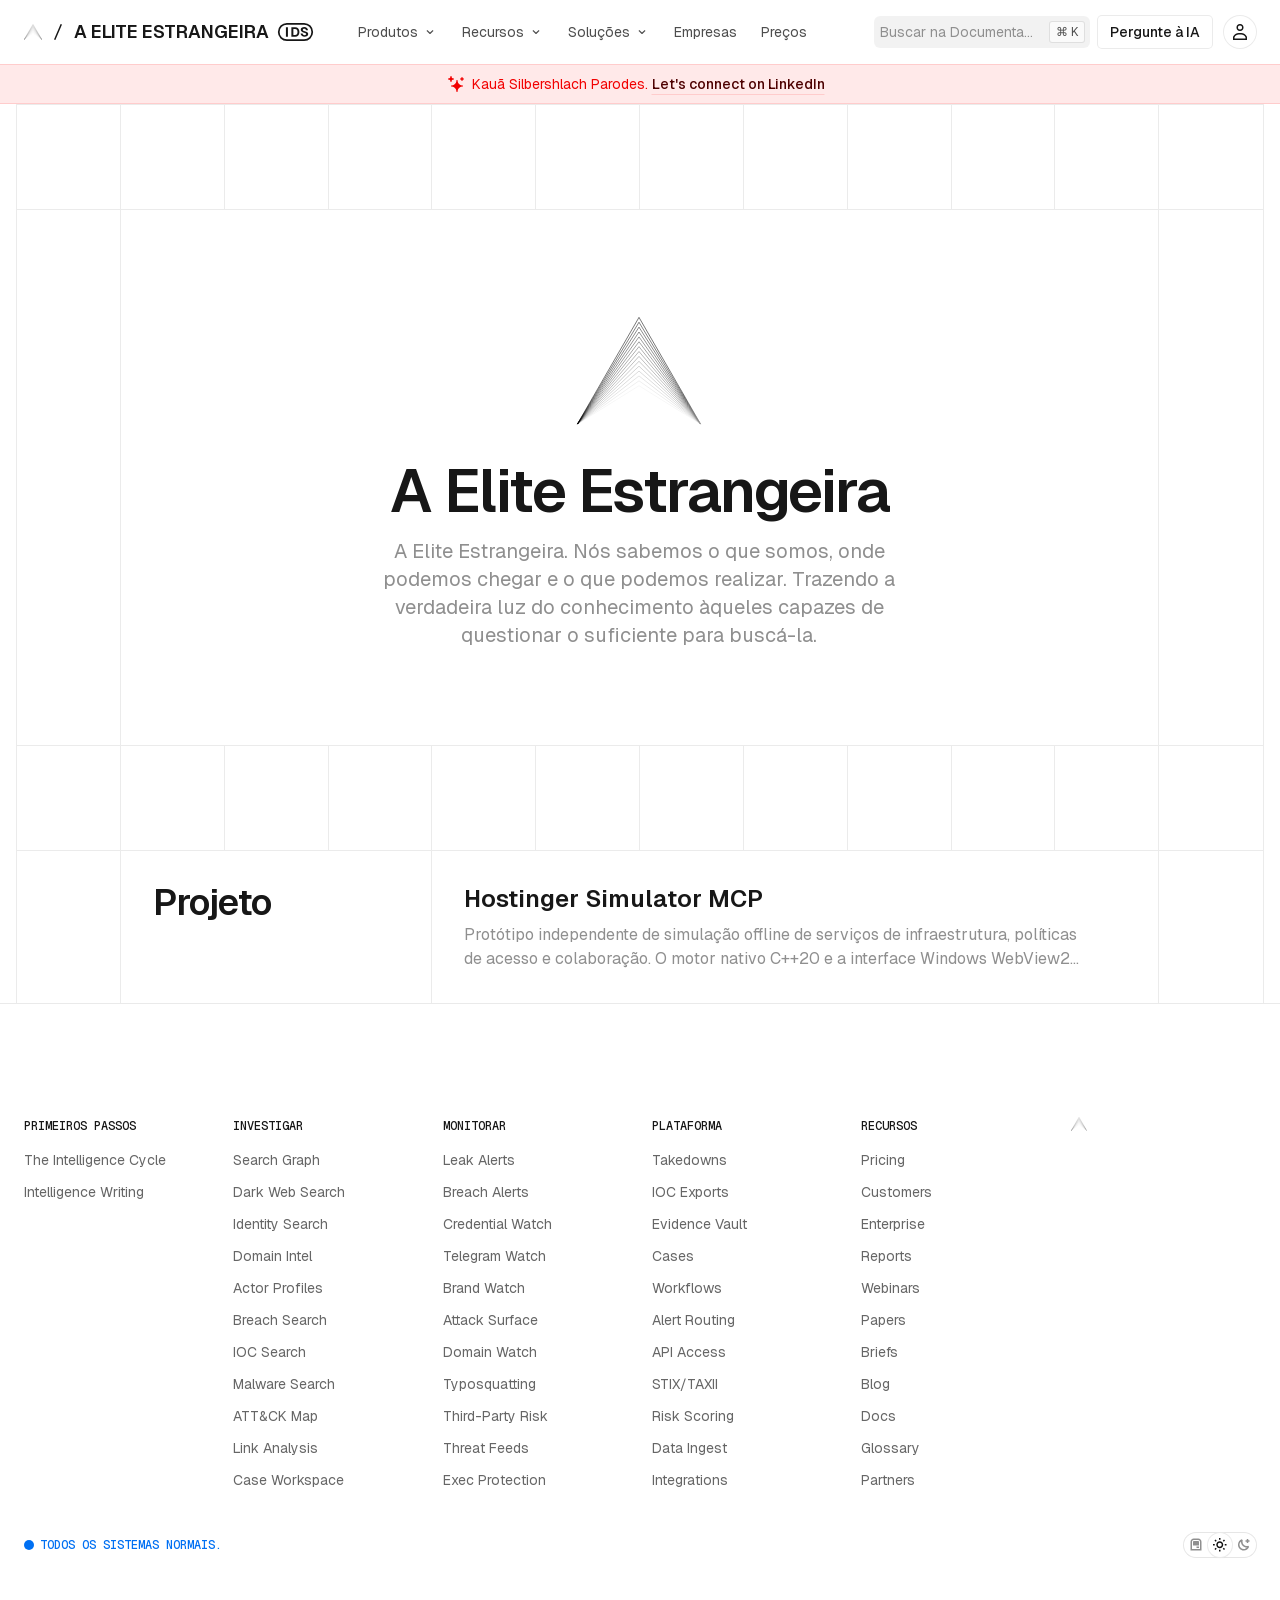
<file: index.html>
<!DOCTYPE html>

<html class="__className_b91df4 __className_084734 __variable_b91df4 __variable_084734 touch-manipulation font-sans antialiased light-theme" lang="pt-BR" style="color-scheme: light; background-color: rgb(255, 255, 255);">
<head>
<style id="react-aria-pressable-style">
        @layer {
            [data-react-aria-pressable] {
                touch-action: pan-x pan-y pinch-zoom;
            }
        }
    </style>
<meta charset="utf-8"/>
<meta http-equiv="Content-Security-Policy" content="default-src 'self' data:; connect-src 'none'; frame-src 'none'; object-src 'none'; form-action 'none'; base-uri 'self'; script-src 'self' 'sha256-vvj8Os65Oka2GgwEWXzmrLQuRCS/qviaa3nrYM/g6hA='; style-src 'self' 'unsafe-inline'">
<script>(function(){var r=document.documentElement,t=localStorage.getItem("zeit-theme")||"light",d=t==="dark"||(t==="system"&&matchMedia("(prefers-color-scheme: dark)").matches);r.classList.add("site-booting");r.classList.toggle("dark-theme",d);r.classList.toggle("light-theme",!d);r.style.colorScheme=d?"dark":"light";r.style.backgroundColor=d?"#000":"#fff"})()</script>
<style>html.site-booting body{visibility:visible}html.dark-theme.site-booting{background:#000}html.light-theme.site-booting{background:#fff}</style>
<meta content="width=device-width, initial-scale=1" name="viewport"/>
<link data-precedence="next" href="src/css/742a1c022f0bfbbe.css" rel="stylesheet"/>
<link data-precedence="next" href="src/css/0fb5bf6137c25715.css" rel="stylesheet"/>
<link data-precedence="next" href="src/css/57f1c8ab61f5a9a6.css" rel="stylesheet"/>
<link data-precedence="next" href="src/css/8d4c5b639d656472.css" rel="stylesheet"/>
<link data-precedence="next" href="src/css/5be3186223d01b04.css" rel="stylesheet"/>
<link data-precedence="next" href="src/css/66d64aa995d13488.css" rel="stylesheet"/>
<link data-precedence="next" href="src/css/3b23aef5d5b1e939.css" rel="stylesheet"/>
<link data-precedence="next" href="src/css/c17f4ed390b52868.css" rel="stylesheet"/>
<link data-precedence="next" href="src/css/570c3c7e2debc881.css" rel="stylesheet"/>
<link data-precedence="next" href="src/css/eb267b1b164cccda.css" rel="stylesheet"/>
<link data-precedence="next" href="src/css/640ed8845d1ddfed.css" rel="stylesheet"/>
<link href="src/css/site.css?v=445a589e7b28" rel="stylesheet"/>
<link href="triangle-motion.css" rel="stylesheet"/>
<meta content="" name="next-size-adjust"/>
<title>Hostinger Simulator - Windows Native Core + Elixir/OTP | hostinger-simulator-mcp</title>
<meta content="Academia da A Elite Estrangeira: cursos e trilhas de conhecimento." name="description"/>
<meta content='{"next.appdir":true}' name="trace-attributes"/>
<meta content="Academia | A Elite Estrangeira" property="og:title"/>
<meta content="A Elite Estrangeira. Nós sabemos o que somos, onde podemos chegar e o que podemos realizar. Trazendo a verdadeira luz do conhecimento àqueles capazes de questionar o suficiente para buscá-la." property="og:description"/>
<meta content="A Elite Estrangeira" property="og:site_name"/>

<meta content="summary_large_image" name="twitter:card"/>
<meta content="Academia | A Elite Estrangeira" name="twitter:title"/>
<meta content="A Elite Estrangeira. Nós sabemos o que somos, onde podemos chegar e o que podemos realizar. Trazendo a verdadeira luz do conhecimento àqueles capazes de questionar o suficiente para buscá-la." name="twitter:description"/>

<link href="ui/favicon.ico" rel="icon" type="image/x-icon"/>
<style type="text/css">
        html[dir=ltr],
        [data-sonner-toaster][dir=ltr] {
            --toast-icon-margin-start: -3px;
            --toast-icon-margin-end: 4px;
            --toast-svg-margin-start: -1px;
            --toast-svg-margin-end: 0px;
            --toast-button-margin-start: auto;
            --toast-button-margin-end: 0;
            --toast-close-button-start: 0;
            --toast-close-button-end: unset;
            --toast-close-button-transform: translate(-35%, -35%)
        }

        html[dir=rtl],
        [data-sonner-toaster][dir=rtl] {
            --toast-icon-margin-start: 4px;
            --toast-icon-margin-end: -3px;
            --toast-svg-margin-start: 0px;
            --toast-svg-margin-end: -1px;
            --toast-button-margin-start: 0;
            --toast-button-margin-end: auto;
            --toast-close-button-start: unset;
            --toast-close-button-end: 0;
            --toast-close-button-transform: translate(35%, -35%)
        }

        [data-sonner-toaster] {
            position: fixed;
            width: var(--width);
            font-family: ui-sans-serif, system-ui, -apple-system, BlinkMacSystemFont, Segoe UI, Roboto, Helvetica Neue, Arial, Noto Sans, sans-serif, Apple Color Emoji, Segoe UI Emoji, Segoe UI Symbol, Noto Color Emoji;
            --gray1: hsl(0, 0%, 99%);
            --gray2: hsl(0, 0%, 97.3%);
            --gray3: hsl(0, 0%, 95.1%);
            --gray4: hsl(0, 0%, 93%);
            --gray5: hsl(0, 0%, 90.9%);
            --gray6: hsl(0, 0%, 88.7%);
            --gray7: hsl(0, 0%, 85.8%);
            --gray8: hsl(0, 0%, 78%);
            --gray9: hsl(0, 0%, 56.1%);
            --gray10: hsl(0, 0%, 52.3%);
            --gray11: hsl(0, 0%, 43.5%);
            --gray12: hsl(0, 0%, 9%);
            --border-radius: 8px;
            box-sizing: border-box;
            padding: 0;
            margin: 0;
            list-style: none;
            outline: none;
            z-index: 999999999
        }

        [data-sonner-toaster][data-x-position=right] {
            right: max(var(--offset), env(safe-area-inset-right))
        }

        [data-sonner-toaster][data-x-position=left] {
            left: max(var(--offset), env(safe-area-inset-left))
        }

        [data-sonner-toaster][data-x-position=center] {
            left: 50%;
            transform: translate(-50%)
        }

        [data-sonner-toaster][data-y-position=top] {
            top: max(var(--offset), env(safe-area-inset-top))
        }

        [data-sonner-toaster][data-y-position=bottom] {
            bottom: max(var(--offset), env(safe-area-inset-bottom))
        }

        [data-sonner-toast] {
            --y: translateY(100%);
            --lift-amount: calc(var(--lift) * var(--gap));
            z-index: var(--z-index);
            position: absolute;
            opacity: 0;
            transform: var(--y);
            touch-action: none;
            will-change: transform, opacity, height;
            transition: transform .4s, opacity .4s, height .4s, box-shadow .2s;
            box-sizing: border-box;
            outline: none
        }

        [data-sonner-toast][data-styled=true] {
            padding: 16px;
            background: var(--normal-bg);
            border: 1px solid var(--normal-border);
            color: var(--normal-text);
            border-radius: var(--border-radius);
            box-shadow: 0 4px 12px #0000001a;
            width: var(--width);
            font-size: 13px;
            display: flex;
            align-items: center;
            gap: 6px
        }

        [data-sonner-toast]:focus-visible {
            box-shadow: 0 4px 12px #0000001a, 0 0 0 2px #0003
        }

        [data-sonner-toast][data-y-position=top] {
            top: 0;
            --y: translateY(-100%);
            --lift: 1;
            --lift-amount: calc(1 * var(--gap))
        }

        [data-sonner-toast][data-y-position=bottom] {
            bottom: 0;
            --y: translateY(100%);
            --lift: -1;
            --lift-amount: calc(var(--lift) * var(--gap))
        }

        [data-sonner-toast] [data-description] {
            font-weight: 400;
            line-height: 1.4;
            color: inherit
        }

        [data-sonner-toast] [data-title] {
            font-weight: 500;
            line-height: 1.5;
            color: inherit
        }

        [data-sonner-toast] [data-icon] {
            display: flex;
            height: 16px;
            width: 16px;
            position: relative;
            justify-content: flex-start;
            align-items: center;
            flex-shrink: 0;
            margin-left: var(--toast-icon-margin-start);
            margin-right: var(--toast-icon-margin-end)
        }

        [data-sonner-toast][data-promise=true] [data-icon]>svg {
            opacity: 0;
            transform: scale(.8);
            transform-origin: center;
            animation: sonner-fade-in .3s ease forwards
        }

        [data-sonner-toast] [data-icon]>* {
            flex-shrink: 0
        }

        [data-sonner-toast] [data-icon] svg {
            margin-left: var(--toast-svg-margin-start);
            margin-right: var(--toast-svg-margin-end)
        }

        [data-sonner-toast] [data-content] {
            display: flex;
            flex-direction: column;
            gap: 2px
        }

        [data-sonner-toast] [data-button] {
            border-radius: 4px;
            padding-left: 8px;
            padding-right: 8px;
            height: 24px;
            font-size: 12px;
            color: var(--normal-bg);
            background: var(--normal-text);
            margin-left: var(--toast-button-margin-start);
            margin-right: var(--toast-button-margin-end);
            border: none;
            cursor: pointer;
            outline: none;
            transition: opacity .4s, box-shadow .2s
        }

        [data-sonner-toast] [data-button]:focus-visible {
            box-shadow: 0 0 0 2px #0006
        }

        [data-sonner-toast] [data-button]:first-of-type {
            margin-left: var(--toast-button-margin-start);
            margin-right: var(--toast-button-margin-end)
        }

        [data-sonner-toast] [data-cancel] {
            color: var(--color);
            background: var(--border-color)
        }

        [data-sonner-toast] [data-close-button] {
            position: absolute;
            left: var(--toast-close-button-start);
            right: var(--toast-close-button-end);
            top: 0;
            height: 20px;
            width: 20px;
            display: flex;
            justify-content: center;
            align-items: center;
            padding: 0;
            background: var(--gray1);
            color: var(--gray12);
            border: 1px solid var(--gray4);
            transform: var(--toast-close-button-transform);
            border-radius: 50%;
            opacity: 0;
            cursor: pointer;
            z-index: 1;
            transition: opacity .1s, background .2s, border-color .2s
        }

        [data-sonner-toast] [data-close-button]:focus-visible {
            box-shadow: 0 4px 12px #0000001a, 0 0 0 2px #0003
        }

        [data-sonner-toast] [data-disabled=true] {
            cursor: not-allowed
        }

        [data-sonner-toast]:hover [data-close-button] {
            opacity: 1
        }

        [data-sonner-toast]:focus [data-close-button] {
            opacity: 1
        }

        [data-sonner-toast]:focus-within [data-close-button] {
            opacity: 1
        }

        [data-sonner-toast]:hover [data-close-button]:hover {
            background: var(--gray2);
            border-color: var(--gray5)
        }

        [data-sonner-toast][data-swiping=true]:before {
            content: "";
            position: absolute;
            left: 0;
            right: 0;
            height: 100%
        }

        [data-sonner-toast][data-y-position=top][data-swiping=true]:before {
            bottom: 50%;
            transform: scaleY(3) translateY(50%)
        }

        [data-sonner-toast][data-y-position=bottom][data-swiping=true]:before {
            top: 50%;
            transform: scaleY(3) translateY(-50%)
        }

        [data-sonner-toast][data-swiping=false][data-removed=true]:before {
            content: "";
            position: absolute;
            inset: 0;
            transform: scaleY(2)
        }

        [data-sonner-toast]:after {
            content: "";
            position: absolute;
            left: 0;
            height: calc(var(--gap) + 1px);
            bottom: 100%;
            width: 100%
        }

        [data-sonner-toast][data-mounted=true] {
            --y: translateY(0);
            opacity: 1
        }

        [data-sonner-toast][data-expanded=false][data-front=false] {
            --scale: var(--toasts-before) * .05 + 1;
            --y: translateY(calc(var(--lift-amount) * var(--toasts-before))) scale(calc(-1 * var(--scale)));
            height: var(--front-toast-height)
        }

        [data-sonner-toast]>* {
            transition: opacity .4s
        }

        [data-sonner-toast][data-expanded=false][data-front=false][data-styled=true]>* {
            opacity: 0
        }

        [data-sonner-toast][data-visible=false] {
            opacity: 0;
            pointer-events: none
        }

        [data-sonner-toast][data-mounted=true][data-expanded=true] {
            --y: translateY(calc(var(--lift) * var(--offset)));
            height: var(--initial-height)
        }

        [data-sonner-toast][data-removed=true][data-front=true][data-swipe-out=false] {
            --y: translateY(calc(var(--lift) * -100%));
            opacity: 0
        }

        [data-sonner-toast][data-removed=true][data-front=false][data-swipe-out=false][data-expanded=true] {
            --y: translateY(calc(var(--lift) * var(--offset) + var(--lift) * -100%));
            opacity: 0
        }

        [data-sonner-toast][data-removed=true][data-front=false][data-swipe-out=false][data-expanded=false] {
            --y: translateY(40%);
            opacity: 0;
            transition: transform .5s, opacity .2s
        }

        [data-sonner-toast][data-removed=true][data-front=false]:before {
            height: calc(var(--initial-height) + 20%)
        }

        [data-sonner-toast][data-swiping=true] {
            transform: var(--y) translateY(var(--swipe-amount, 0px));
            transition: none
        }

        [data-sonner-toast][data-swipe-out=true][data-y-position=bottom],
        [data-sonner-toast][data-swipe-out=true][data-y-position=top] {
            animation: swipe-out .2s ease-out forwards
        }

        @keyframes swipe-out {
            0% {
                transform: translateY(calc(var(--lift) * var(--offset) + var(--swipe-amount)));
                opacity: 1
            }

            to {
                transform: translateY(calc(var(--lift) * var(--offset) + var(--swipe-amount) + var(--lift) * -100%));
                opacity: 0
            }
        }

        @media (max-width: 600px) {
            [data-sonner-toaster] {
                position: fixed;
                --mobile-offset: 16px;
                right: var(--mobile-offset);
                left: var(--mobile-offset);
                width: 100%
            }

            [data-sonner-toaster] [data-sonner-toast] {
                left: 0;
                right: 0;
                width: calc(100% - 32px)
            }

            [data-sonner-toaster][data-x-position=left] {
                left: var(--mobile-offset)
            }

            [data-sonner-toaster][data-y-position=bottom] {
                bottom: 20px
            }

            [data-sonner-toaster][data-y-position=top] {
                top: 20px
            }

            [data-sonner-toaster][data-x-position=center] {
                left: var(--mobile-offset);
                right: var(--mobile-offset);
                transform: none
            }
        }

        [data-sonner-toaster][data-theme=light] {
            --normal-bg: #fff;
            --normal-border: var(--gray4);
            --normal-text: var(--gray12);
            --success-bg: hsl(143, 85%, 96%);
            --success-border: hsl(145, 92%, 91%);
            --success-text: hsl(140, 100%, 27%);
            --error-bg: hsl(359, 100%, 97%);
            --error-border: hsl(359, 100%, 94%);
            --error-text: hsl(360, 100%, 45%)
        }

        [data-sonner-toaster][data-theme=light] [data-sonner-toast][data-invert=true] {
            --normal-bg: #000;
            --normal-border: hsl(0, 0%, 20%);
            --normal-text: var(--gray1)
        }

        [data-sonner-toaster][data-theme=dark] [data-sonner-toast][data-invert=true] {
            --normal-bg: #fff;
            --normal-border: var(--gray3);
            --normal-text: var(--gray12)
        }

        [data-sonner-toaster][data-theme=dark] {
            --normal-bg: #000;
            --normal-border: hsl(0, 0%, 20%);
            --normal-text: var(--gray1);
            --success-bg: hsl(150, 100%, 6%);
            --success-border: hsl(147, 100%, 12%);
            --success-text: hsl(150, 86%, 65%);
            --error-bg: hsl(358, 76%, 10%);
            --error-border: hsl(357, 89%, 16%);
            --error-text: hsl(358, 100%, 81%)
        }

        [data-rich-colors=true] [data-sonner-toast][data-type=success],
        [data-rich-colors=true] [data-sonner-toast][data-type=success] [data-close-button] {
            background: var(--success-bg);
            border-color: var(--success-border);
            color: var(--success-text)
        }

        [data-rich-colors=true] [data-sonner-toast][data-type=error],
        [data-rich-colors=true] [data-sonner-toast][data-type=error] [data-close-button] {
            background: var(--error-bg);
            border-color: var(--error-border);
            color: var(--error-text)
        }

        .sonner-loading-wrapper {
            --size: 16px;
            height: var(--size);
            width: var(--size);
            position: absolute;
            inset: 0;
            z-index: 10
        }

        .sonner-loading-wrapper[data-visible=false] {
            transform-origin: center;
            animation: sonner-fade-out .2s ease forwards
        }

        .sonner-spinner {
            position: relative;
            top: 50%;
            left: 50%;
            height: var(--size);
            width: var(--size)
        }

        .sonner-loading-bar {
            animation: sonner-spin 1.2s linear infinite;
            background: var(--gray11);
            border-radius: 6px;
            height: 8%;
            left: -10%;
            position: absolute;
            top: -3.9%;
            width: 24%
        }

        .sonner-loading-bar:nth-child(1) {
            animation-delay: -1.2s;
            transform: rotate(.0001deg) translate(146%)
        }

        .sonner-loading-bar:nth-child(2) {
            animation-delay: -1.1s;
            transform: rotate(30deg) translate(146%)
        }

        .sonner-loading-bar:nth-child(3) {
            animation-delay: -1s;
            transform: rotate(60deg) translate(146%)
        }

        .sonner-loading-bar:nth-child(4) {
            animation-delay: -.9s;
            transform: rotate(90deg) translate(146%)
        }

        .sonner-loading-bar:nth-child(5) {
            animation-delay: -.8s;
            transform: rotate(120deg) translate(146%)
        }

        .sonner-loading-bar:nth-child(6) {
            animation-delay: -.7s;
            transform: rotate(150deg) translate(146%)
        }

        .sonner-loading-bar:nth-child(7) {
            animation-delay: -.6s;
            transform: rotate(180deg) translate(146%)
        }

        .sonner-loading-bar:nth-child(8) {
            animation-delay: -.5s;
            transform: rotate(210deg) translate(146%)
        }

        .sonner-loading-bar:nth-child(9) {
            animation-delay: -.4s;
            transform: rotate(240deg) translate(146%)
        }

        .sonner-loading-bar:nth-child(10) {
            animation-delay: -.3s;
            transform: rotate(270deg) translate(146%)
        }

        .sonner-loading-bar:nth-child(11) {
            animation-delay: -.2s;
            transform: rotate(300deg) translate(146%)
        }

        .sonner-loading-bar:nth-child(12) {
            animation-delay: -.1s;
            transform: rotate(330deg) translate(146%)
        }

        @keyframes sonner-fade-in {
            0% {
                opacity: 0;
                transform: scale(.8)
            }

            to {
                opacity: 1;
                transform: scale(1)
            }
        }

        @keyframes sonner-fade-out {
            0% {
                opacity: 1;
                transform: scale(1)
            }

            to {
                opacity: 0;
                transform: scale(.8)
            }
        }

        @keyframes sonner-spin {
            0% {
                opacity: 1
            }

            to {
                opacity: .15
            }
        }

        @media (prefers-reduced-motion) {

            [data-sonner-toast],
            [data-sonner-toast]>*,
            .sonner-loading-bar {
                transition: none !important;
                animation: none !important
            }
        }
    </style>
<style type="text/css">
        [data-vaul-drawer] {
            touch-action: none;
            will-change: transform;
            transition: transform .5s cubic-bezier(.32, .72, 0, 1);
            animation-duration: .5s;
            animation-timing-function: cubic-bezier(0.32, 0.72, 0, 1)
        }

        [data-vaul-drawer][data-vaul-snap-points=false][data-vaul-drawer-direction=bottom][data-state=open] {
            animation-name: slideFromBottom
        }

        [data-vaul-drawer][data-vaul-snap-points=false][data-vaul-drawer-direction=bottom][data-state=closed] {
            animation-name: slideToBottom
        }

        [data-vaul-drawer][data-vaul-snap-points=false][data-vaul-drawer-direction=top][data-state=open] {
            animation-name: slideFromTop
        }

        [data-vaul-drawer][data-vaul-snap-points=false][data-vaul-drawer-direction=top][data-state=closed] {
            animation-name: slideToTop
        }

        [data-vaul-drawer][data-vaul-snap-points=false][data-vaul-drawer-direction=left][data-state=open] {
            animation-name: slideFromLeft
        }

        [data-vaul-drawer][data-vaul-snap-points=false][data-vaul-drawer-direction=left][data-state=closed] {
            animation-name: slideToLeft
        }

        [data-vaul-drawer][data-vaul-snap-points=false][data-vaul-drawer-direction=right][data-state=open] {
            animation-name: slideFromRight
        }

        [data-vaul-drawer][data-vaul-snap-points=false][data-vaul-drawer-direction=right][data-state=closed] {
            animation-name: slideToRight
        }

        [data-vaul-drawer][data-vaul-snap-points=true][data-vaul-drawer-direction=bottom] {
            transform: translate3d(0, var(--initial-transform, 100%), 0)
        }

        [data-vaul-drawer][data-vaul-snap-points=true][data-vaul-drawer-direction=top] {
            transform: translate3d(0, calc(var(--initial-transform, 100%) * -1), 0)
        }

        [data-vaul-drawer][data-vaul-snap-points=true][data-vaul-drawer-direction=left] {
            transform: translate3d(calc(var(--initial-transform, 100%) * -1), 0, 0)
        }

        [data-vaul-drawer][data-vaul-snap-points=true][data-vaul-drawer-direction=right] {
            transform: translate3d(var(--initial-transform, 100%), 0, 0)
        }

        [data-vaul-drawer][data-vaul-delayed-snap-points=true][data-vaul-drawer-direction=top] {
            transform: translate3d(0, var(--snap-point-height, 0), 0)
        }

        [data-vaul-drawer][data-vaul-delayed-snap-points=true][data-vaul-drawer-direction=bottom] {
            transform: translate3d(0, var(--snap-point-height, 0), 0)
        }

        [data-vaul-drawer][data-vaul-delayed-snap-points=true][data-vaul-drawer-direction=left] {
            transform: translate3d(var(--snap-point-height, 0), 0, 0)
        }

        [data-vaul-drawer][data-vaul-delayed-snap-points=true][data-vaul-drawer-direction=right] {
            transform: translate3d(var(--snap-point-height, 0), 0, 0)
        }

        [data-vaul-overlay][data-vaul-snap-points=false] {
            animation-duration: .5s;
            animation-timing-function: cubic-bezier(0.32, 0.72, 0, 1)
        }

        [data-vaul-overlay][data-vaul-snap-points=false][data-state=open] {
            animation-name: fadeIn
        }

        [data-vaul-overlay][data-state=closed] {
            animation-name: fadeOut
        }

        [data-vaul-animate=false] {
            animation: none !important
        }

        [data-vaul-overlay][data-vaul-snap-points=true] {
            opacity: 0;
            transition: opacity .5s cubic-bezier(.32, .72, 0, 1)
        }

        [data-vaul-overlay][data-vaul-snap-points=true] {
            opacity: 1
        }

        [data-vaul-drawer]:not([data-vaul-custom-container=true])::after {
            content: '';
            position: absolute;
            background: inherit;
            background-color: inherit
        }

        [data-vaul-drawer][data-vaul-drawer-direction=top]::after {
            top: initial;
            bottom: 100%;
            left: 0;
            right: 0;
            height: 200%
        }

        [data-vaul-drawer][data-vaul-drawer-direction=bottom]::after {
            top: 100%;
            bottom: initial;
            left: 0;
            right: 0;
            height: 200%
        }

        [data-vaul-drawer][data-vaul-drawer-direction=left]::after {
            left: initial;
            right: 100%;
            top: 0;
            bottom: 0;
            width: 200%
        }

        [data-vaul-drawer][data-vaul-drawer-direction=right]::after {
            left: 100%;
            right: initial;
            top: 0;
            bottom: 0;
            width: 200%
        }

        [data-vaul-overlay][data-vaul-snap-points=true]:not([data-vaul-snap-points-overlay=true]):not([data-state=closed]) {
            opacity: 0
        }

        [data-vaul-overlay][data-vaul-snap-points-overlay=true] {
            opacity: 1
        }

        [data-vaul-handle] {
            display: block;
            position: relative;
            opacity: .7;
            background: #e2e2e4;
            margin-left: auto;
            margin-right: auto;
            height: 5px;
            width: 32px;
            border-radius: 1rem;
            touch-action: pan-y
        }

        [data-vaul-handle]:active,
        [data-vaul-handle]:hover {
            opacity: 1
        }

        [data-vaul-handle-hitarea] {
            position: absolute;
            left: 50%;
            top: 50%;
            transform: translate(-50%, -50%);
            width: max(100%, 2.75rem);
            height: max(100%, 2.75rem);
            touch-action: inherit
        }

        @media (hover:hover) and (pointer:fine) {
            [data-vaul-drawer] {
                user-select: none
            }
        }

        @media (pointer:fine) {
            [data-vaul-handle-hitarea]: {
                width: 100%;
                height: 100%
            }
        }

        @keyframes fadeIn {
            from {
                opacity: 0
            }

            to {
                opacity: 1
            }
        }

        @keyframes fadeOut {
            to {
                opacity: 0
            }
        }

        @keyframes slideFromBottom {
            from {
                transform: translate3d(0, var(--initial-transform, 100%), 0)
            }

            to {
                transform: translate3d(0, 0, 0)
            }
        }

        @keyframes slideToBottom {
            to {
                transform: translate3d(0, var(--initial-transform, 100%), 0)
            }
        }

        @keyframes slideFromTop {
            from {
                transform: translate3d(0, calc(var(--initial-transform, 100%) * -1), 0)
            }

            to {
                transform: translate3d(0, 0, 0)
            }
        }

        @keyframes slideToTop {
            to {
                transform: translate3d(0, calc(var(--initial-transform, 100%) * -1), 0)
            }
        }

        @keyframes slideFromLeft {
            from {
                transform: translate3d(calc(var(--initial-transform, 100%) * -1), 0, 0)
            }

            to {
                transform: translate3d(0, 0, 0)
            }
        }

        @keyframes slideToLeft {
            to {
                transform: translate3d(calc(var(--initial-transform, 100%) * -1), 0, 0)
            }
        }

        @keyframes slideFromRight {
            from {
                transform: translate3d(var(--initial-transform, 100%), 0, 0)
            }

            to {
                transform: translate3d(0, 0, 0)
            }
        }

        @keyframes slideToRight {
            to {
                transform: translate3d(var(--initial-transform, 100%), 0, 0)
            }
        }
    </style>
<link as="font" crossorigin="" href="src/fonts/4cf2300e9c8272f7-s.p.woff2" rel="preload" type="font/woff2"/>
<link as="font" crossorigin="" href="src/fonts/93f479601ee12b01.p.woff2" rel="preload" type="font/woff2"/>
<meta content="#000000" name="theme-color"/>
<link as="style" href="src/css/570c3c7e2debc881.css" rel="preload"/>
<link as="style" href="src/css/e5631d780f179e40.css" rel="preload"/>
<link as="style" href="src/css/eb267b1b164cccda.css" rel="preload"/>
<link as="style" href="src/css/640ed8845d1ddfed.css" rel="preload"/>
</head>
<body class="scroll-smooth antialiased tailwind tailwind-no-preflight" data-page="academy">
<div hidden=""><!--$--><!--/$--></div>
<!--&--><!--$--><!--/$--><!--$--><!--/$--><!--&--><!--&--><!--&--><!--&--><!--&-->
<div class="flex min-w-0">
<div class="flex-1 min-w-0">
<div class="header_wrapper__POgkx header_sticky__xclS1 header_canGrow__sQHJY header_transparentUntilScroll__z99Pm" data-navigation-header="" data-scrolled="false" id="header-wrapper">
<header class="header_header__z_e5g" data-cdp-scope='{"name":"header"}'>
<div class="flex items-center gap-8"><a aria-controls="menu-_R_klbsnpfiv5td96ivb_" aria-expanded="false" class="link_link__hbWKh no-underline vercel-logo inline-flex items-center gap-2 [&amp;_img]:max-w-none" data-brand-context-menu-ready="true" data-cdp-track='{"event":"header_logo_clicked","options":{"send_to":{"product_analytics":true}}}' data-prefetch="true" data-testid="header/navbar/logo" data-zone="6a379c" href="/home" id="menu-button-_R_klbsnpfiv5td96ivbH1_" style="popper:[object Object]">
<svg aria-hidden="true" class="block shrink-0" fill="none" height="18" viewbox="485 451 230 200" width="18" xmlns="http://www.w3.org/2000/svg">
<path d="M485 650.4h230L600 451.21z" fill="var(--geist-background, transparent)"></path>
<path d="M715 650.4 L600 451.21 L485 650.4" opacity="1" stroke="var(--geist-foreground, currentColor)"></path>
<path d="M715 650.4 L600 460.33 L485 650.4" opacity="0.93" stroke="var(--geist-foreground, currentColor)"></path>
<path d="M715 650.4 L600 469.44 L485 650.4" opacity="0.87" stroke="var(--geist-foreground, currentColor)"></path>
<path d="M715 650.4 L600 478.56 L485 650.4" opacity="0.8" stroke="var(--geist-foreground, currentColor)"></path>
<path d="M715 650.4 L600 487.67 L485 650.4" opacity="0.73" stroke="var(--geist-foreground, currentColor)"></path>
<path d="M715 650.4 L600 496.79 L485 650.4" opacity="0.67" stroke="var(--geist-foreground, currentColor)"></path>
<path d="M715 650.4 L600 505.9 L485 650.4" opacity="0.6" stroke="var(--geist-foreground, currentColor)"></path>
<path d="M715 650.4 L600 515.02 L485 650.4" opacity="0.53" stroke="var(--geist-foreground, currentColor)"></path>
<path d="M715 650.4 L600 524.13 L485 650.4" opacity="0.47" stroke="var(--geist-foreground, currentColor)"></path>
<path d="M715 650.4 L600 533.25 L485 650.4" opacity="0.4" stroke="var(--geist-foreground, currentColor)"></path>
<path d="M715 650.4 L600 542.36 L485 650.4" opacity="0.33" stroke="var(--geist-foreground, currentColor)"></path>
<path d="M715 650.4 L600 551.48 L485 650.4" opacity="0.27" stroke="var(--geist-foreground, currentColor)"></path>
<path d="M715 650.4 L600 560.59 L485 650.4" opacity="0.2" stroke="var(--geist-foreground, currentColor)"></path>
<path d="M715 650.4 L600 569.71 L485 650.4" opacity="0.13" stroke="var(--geist-foreground, currentColor)"></path>
<path d="M715 650.4 L600 578.82 L485 650.4" opacity="0.07" stroke="var(--geist-foreground, currentColor)"></path>
</svg>
<div aria-hidden="true" class="hidden md:block w-4 text-lg text-center text-zinc-300 dark:text-zinc-600">
<svg data-testid="geist-icon" height="16" stroke-linejoin="round" style="color:currentColor" viewbox="0 0 16 16" width="16">
<path clip-rule="evenodd" d="M4.01526 15.3939L4.3107 14.7046L10.3107 0.704556L10.6061 0.0151978L11.9849 0.606077L11.6894 1.29544L5.68942 15.2954L5.39398 15.9848L4.01526 15.3939Z" fill="currentColor" fill-rule="evenodd"></path>
</svg>
</div>
<span class="hidden md:inline text-lg font-semibold leading-none whitespace-nowrap shrink-0" data-logo-text="" style="white-space: nowrap; flex-shrink: 0;">A ELITE ESTRANGEIRA</span>
<svg aria-hidden="true" class="hidden md:block shrink-0" fill="none" height="20" viewbox="1380 0 170 90" width="37" xmlns="http://www.w3.org/2000/svg">
<rect height="75" rx="37.5" stroke="currentColor" stroke-width="8" width="154" x="1388" y="7.5"></rect>
<path d="M1421 23.332H1430.241V66.5H1421V23.332ZM1446 23.332H1463.5C1475.5 23.332 1483 31 1483 44.916C1483 58.9 1475.5 66.5 1463.5 66.5H1446V23.332ZM1455.241 31.1144V58.7176H1462.78C1470.8 58.7176 1474.18 54.2792 1474.18 44.916C1474.18 35.5528 1470.8 31.1144 1462.78 31.1144H1455.241ZM1497.6 51.8472C1498.39 56.468 1501.68 59.508 1507.09 59.508C1511.22 59.508 1514.02 57.8664 1513.96 54.7048C1513.9 51.5432 1511.22 49.7192 1504.47 48.0776C1495.11 45.828 1489.09 42.0584 1489.09 35.1272C1489.09 27.284 1495.66 22.3592 1505.51 22.3592C1515.11 22.3592 1521.68 28.2568 1522.71 36.9512L1513.47 37.4376C1512.98 32.8776 1509.82 30.02 1505.26 30.02C1501.25 30.02 1498.39 32.0872 1498.58 35.2488C1498.7 38.8968 1502.95 40.1128 1507.57 41.268C1517.24 43.396 1523.38 47.5304 1523.38 54.4008C1523.38 62.6088 1516.15 67.2296 1506.85 67.2296C1496.33 67.2296 1488.91 61.3928 1488.3 52.2728L1497.6 51.8472Z" fill="currentColor"></path>
</svg>
</a>
<div class="header_main__tztyE">
<div style="display:contents">
<nav aria-label="Principal" class="navigation-menu_root__HT1ea" data-orientation="horizontal" dir="ltr">
<div style="position: relative;">
<ul class="navigation-menu_list__1vwjh" data-orientation="horizontal" dir="ltr">
<li><button aria-controls="radix-_r_o_-content-features" aria-expanded="false" class="navigation-menu_trigger__AmZ48" data-active="closed" data-radix-collection-item="" data-state="closed" id="radix-_r_o_-trigger-features" value="features">Produtos<span class="navigation-menu_chevron__qAE7w" style="pointer-events: none;"><svg aria-hidden="true" data-testid="geist-icon" height="16" stroke-linejoin="round" style="width: 14px; height: 14px; color: currentcolor;" viewbox="0 0 16 16" width="16">
<path clip-rule="evenodd" d="M12.0607 6.74999L11.5303 7.28032L8.7071 10.1035C8.31657 10.4941 7.68341 10.4941 7.29288 10.1035L4.46966 7.28032L3.93933 6.74999L4.99999 5.68933L5.53032 6.21966L7.99999 8.68933L10.4697 6.21966L11 5.68933L12.0607 6.74999Z" fill="currentColor" fill-rule="evenodd"></path>
</svg></span></button>
<div aria-hidden="true" aria-labelledby="radix-_r_o_-trigger-features" class="navigation-menu_content__VYOa5" data-orientation="horizontal" data-state="closed" dir="ltr" id="radix-_r_o_-content-features" style="pointer-events: none;">
<ul class="navigation-menu_column__CMeKf">
<li class="navigation-menu_links__VRoNf">
<h5 class="text_wrapper__i87JK navigation-menu_heading__osU8W" data-version="v1" id="heading-security" style="--text-color: var(--ds-gray-900); --text-size: 0.875rem; --text-line-height: 1.25rem; --text-letter-spacing: initial; --text-weight: 400;">
<a class="link_link__hbWKh no-underline" data-tabindex="" data-zone="6a379c" href="/ai" tabindex="-1">Nuvem de IA</a></h5>
<ul aria-describedby="heading-security" class="navigation-menu_columnReset__5wkHH">
<li><a class="link_link__hbWKh no-underline navigation-menu_menuSubLink__jde_U" data-feature="AI Gateway" data-hover-icon="false" data-radix-collection-item="" data-tabindex="" data-zone="6a379c" href="/ai-gateway" tabindex="-1">
<div class="navigation-menu_icons__8b2lC">
<div class="flex flex-col items-center justify-center flex-initial navigation-menu_icon__xsndA">
<svg data-testid="geist-icon" height="16" stroke-linejoin="round" style="color: currentcolor;" viewbox="0 0 16 16" width="16">
<path d="M2.5 0.5V0H3.5V0.5C3.5 1.60457 4.39543 2.5 5.5 2.5H6V3V3.5H5.5C4.39543 3.5 3.5 4.39543 3.5 5.5V6H3H2.5V5.5C2.5 4.39543 1.60457 3.5 0.5 3.5H0V3V2.5H0.5C1.60457 2.5 2.5 1.60457 2.5 0.5Z" fill="currentColor"></path>
<path d="M14.5 4.5V5H13.5V4.5C13.5 3.94772 13.0523 3.5 12.5 3.5H12V3V2.5H12.5C13.0523 2.5 13.5 2.05228 13.5 1.5V1H14H14.5V1.5C14.5 2.05228 14.9477 2.5 15.5 2.5H16V3V3.5H15.5C14.9477 3.5 14.5 3.94772 14.5 4.5Z" fill="currentColor"></path>
<path d="M8.40706 4.92939L8.5 4H9.5L9.59294 4.92939C9.82973 7.29734 11.7027 9.17027 14.0706 9.40706L15 9.5V10.5L14.0706 10.5929C11.7027 10.8297 9.82973 12.7027 9.59294 15.0706L9.5 16H8.5L8.40706 15.0706C8.17027 12.7027 6.29734 10.8297 3.92939 10.5929L3 10.5V9.5L3.92939 9.40706C6.29734 9.17027 8.17027 7.29734 8.40706 4.92939Z" fill="currentColor"></path>
</svg></div>
</div>
<div class="navigation-menu_menuSubLinkContent___WWcd">
<div class="navigation-menu_menuItemHeading__r6JQU">
                                                                                AI Gateway</div>
<p class="text_wrapper__i87JK navigation-menu_menuItemText__l6KEM" data-version="v1" style="--text-color: var(--ds-gray-1000); --text-size: 0.75rem; --text-line-height: 1rem; --text-letter-spacing: initial; --text-weight: 400;">
                                                                                Um endpoint para todos os seus</p>
</div>
</a></li>
<li><a class="link_link__hbWKh no-underline navigation-menu_menuSubLink__jde_U" data-feature="Sandbox" data-hover-icon="false" data-radix-collection-item="" data-tabindex="" data-zone="6a379c" href="/sandbox" tabindex="-1">
<div class="navigation-menu_icons__8b2lC">
<div class="flex flex-col items-center justify-center flex-initial navigation-menu_icon__xsndA">
<svg data-testid="geist-icon" height="16" stroke-linejoin="round" style="color: currentcolor;" viewbox="0 0 16 16" width="16">
<path clip-rule="evenodd" d="M5.25 0.0986328L5.66601 0.375964L10.166 3.37584L10.5 3.59849V3.99989V5.00001H9.55173L6 7.17051V12.25V13.5873L4.85891 12.89L0.358912 10.14L0 9.92064V9.50001V3.99989V3.59849L0.333987 3.37584L4.83399 0.375964L5.25 0.0986328ZM5.25 5.87093L8.35666 3.97241L5.25 1.90139L2.14334 3.97241L5.25 5.87093ZM1.5 5.33718L4.5 7.17051V10.9127L1.5 9.07938V5.33718ZM13.2307 12C13.2 12.815 13.0938 13.6278 12.9124 14.4279C13.8564 13.9717 14.5462 13.0724 14.7118 12H13.2307ZM11.8047 14.7359C11.7044 14.7452 11.6028 14.75 11.5 14.75C11.3972 14.75 11.2956 14.7452 11.1953 14.7359C10.9494 13.839 10.8077 12.9211 10.77 12H12.23C12.1923 12.9211 12.0506 13.839 11.8047 14.7359ZM13.2307 11C13.2 10.185 13.0938 9.37224 12.9124 8.57213C13.8564 9.02834 14.5462 9.92764 14.7118 11H13.2307ZM12.23 11C12.1923 10.0789 12.0506 9.16097 11.8047 8.2641C11.7044 8.25477 11.6028 8.25 11.5 8.25C11.3972 8.25 11.2956 8.25477 11.1953 8.2641C10.9494 9.16097 10.8077 10.0789 10.77 11H12.23ZM9.76925 11C9.80005 10.185 9.90616 9.37224 10.0876 8.57213C9.1436 9.02834 8.45381 9.92764 8.28822 11H9.76925ZM10.0876 14.4279C9.90616 13.6278 9.80005 12.815 9.76925 12H8.28822C8.45381 13.0724 9.1436 13.9717 10.0876 14.4279ZM11.5 16C13.9853 16 16 13.9853 16 11.5C16 9.01472 13.9853 7 11.5 7C9.01472 7 7 9.01472 7 11.5C7 13.9853 9.01472 16 11.5 16Z" fill="currentColor" fill-rule="evenodd"></path>
</svg></div>
</div>
<div class="navigation-menu_menuSubLinkContent___WWcd">
<div class="navigation-menu_menuItemHeading__r6JQU">
                                                                                Sandbox</div>
<p class="text_wrapper__i87JK navigation-menu_menuItemText__l6KEM" data-version="v1" style="--text-color: var(--ds-gray-1000); --text-size: 0.75rem; --text-line-height: 1rem; --text-letter-spacing: initial; --text-weight: 400;">
                                                                                Execução isolada e segura</p>
</div>
</a></li>
<li><a class="link_link__hbWKh no-underline navigation-menu_menuSubLink__jde_U" data-feature="Agente da Vercel" data-hover-icon="false" data-radix-collection-item="" data-tabindex="" data-zone="6a379c" href="/agent" tabindex="-1">
<div class="navigation-menu_icons__8b2lC">
<div class="flex flex-col items-center justify-center flex-initial navigation-menu_icon__xsndA">
<svg data-testid="geist-icon" height="16" stroke-linejoin="round" style="color: currentcolor;" viewbox="0 0 16 16" width="16">
<g fill="currentColor">
<path d="m1.87061 12.709.50878.291v.6318.46h-1.800777l.913087-1.5986zm2.54394-.1172v1.5h-1.01758v-1.5zm2.03516 0v1.5h-1.01758v-1.5zm2.03515 0v1.5h-1.01757v-1.5zm2.03514 0v1.5h-1.01756v-1.5zm2.0352 0v1.5h-1.0176v-1.5zm2.8183 1.5h-1.8007v-.46-.6328l.5087-.29.378-.2158zm-11.48922-2.7627-.54492.9541-1.30274-.7441.5459-.9541zm10.03032.21-1.3028.7441-.5449-.9541 1.3027-.7441zm-9.21196-1.64066-.27344.47656-1.30176-.74414.27246-.47656zm8.12206-.26758-1.3027.74414-.2725-.47656 1.3027-.74414z">
</path>
<path d="m12.4438 8.96362-1.3027.74414-3.16503-5.53906-3.16406 5.53906-1.30273-.74414 4.46679-7.81738z">
</path>
<path d="m12.1201 6.25586c.9134.15439 1.7896.3717 2.3819.63672.2959.13244.5807.29676.8027.50586.2222.20928.4453.5284.4453.94922-.0001.67816-.5565 1.08681-.9346 1.29785-.4413.24632-1.0302.44409-1.6933.60059-1.3382.3159-3.14876.5039-5.1221.5039s-3.78392-.188-5.12207-.5039c-.66312-.1565-1.25202-.35427-1.69336-.60059-.354472-.19786-.866169-.56934-.928711-1.17383l-.005859-.12402.009766-.15332c.045815-.34573.241161-.61281.435546-.7959.222012-.2091.506778-.37342.802738-.50586.59356-.26559 1.39584-.47552 2.31054-.62988l-1.00195 1.7539c-.2744.07842-.50726.161-.69531.24512-.06657.02979-.12403.05857-.17285.08496.26877.14551.69695.30083 1.28418.43945 1.19534.28217 2.88475.46387 4.77734.46387s3.582-.1817 4.7773-.46387c.5867-.13849 1.0144-.29406 1.2832-.43945-.0486-.02628-.1056-.05533-.1718-.08496-.2059-.09209-.4654-.18261-.7744-.26758z">
</path>
</g>
</svg></div>
</div>
<div class="navigation-menu_menuSubLinkContent___WWcd">
<div class="navigation-menu_menuItemHeading__r6JQU">
                                                                                Agente da Vercel</div>
<p class="text_wrapper__i87JK navigation-menu_menuItemText__l6KEM" data-version="v1" style="--text-color: var(--ds-gray-1000); --text-size: 0.75rem; --text-line-height: 1rem; --text-letter-spacing: initial; --text-weight: 400;">
                                                                                Um agente que conhece sua stack</p>
</div>
</a></li>
<li><a class="navigation-menu_menuSubLink__jde_U" data-feature="AI SDK" data-hover-icon="false" data-radix-collection-item="" data-tabindex="" href="https://sdk.vercel.ai/" tabindex="-1">
<div class="navigation-menu_icons__8b2lC">
<div class="flex flex-col items-center justify-center flex-initial navigation-menu_icon__xsndA">
<svg data-testid="geist-icon" height="16" stroke-linejoin="round" style="color: currentcolor;" viewbox="0 0 16 16" width="16">
<path clip-rule="evenodd" d="M8 0.154663L8.34601 0.334591L14.596 3.58459L15 3.79466V4.25V11.75V12.2053L14.596 12.4154L8.34601 15.6654L8 15.8453L7.65399 15.6654L1.40399 12.4154L1 12.2053V11.75V4.25V3.79466L1.40399 3.58459L7.65399 0.334591L8 0.154663ZM2.5 11.2947V5.44058L7.25 7.81559V13.7647L2.5 11.2947ZM8.75 13.7647L13.5 11.2947V5.44056L8.75 7.81556V13.7647ZM8 1.84534L12.5766 4.22519L7.99998 6.51352L3.42335 4.2252L8 1.84534Z" fill="currentColor" fill-rule="evenodd"></path>
</svg></div>
</div>
<div class="navigation-menu_menuSubLinkContent___WWcd">
<div class="navigation-menu_menuItemHeading__r6JQU">
                                                                                AI SDK</div>
<p class="text_wrapper__i87JK navigation-menu_menuItemText__l6KEM" data-version="v1" style="--text-color: var(--ds-gray-1000); --text-size: 0.75rem; --text-line-height: 1rem; --text-letter-spacing: initial; --text-weight: 400;">
                                                                                IA prática para TypeScript</p>
</div>
</a></li>
<li><a class="navigation-menu_menuSubLink__jde_U" data-feature="v0" data-hover-icon="false" data-radix-collection-item="" data-tabindex="" href="https://v0.app" tabindex="-1">
<div class="navigation-menu_icons__8b2lC">
<div class="flex flex-col items-center justify-center flex-initial navigation-menu_icon__xsndA">
<svg data-testid="geist-icon" height="16" stroke-linejoin="round" style="color: currentcolor;" viewbox="0 0 16 16" width="16">
<path d="M6.0952 9.4643V5.5238H7.6190V10.5476C7.6190 11.1394 7.1394 11.6190 6.5476 11.6190C6.2651 11.6190 5.9862 11.5101 5.7857 11.3096L0 5.5238H2.1548L6.0952 9.4643Z M16 10.0952H14.4762V6.6071L10.9881 10.0952H14.4762V11.6190H10.5238C9.3403 11.6190 8.3810 10.6597 8.3810 9.4762V5.5238H9.9048V9.0238L13.4047 5.5238H9.9048V4H13.8571C15.0407 4 16 4.9594 16 6.1429V10.0952Z" fill="currentColor"></path>
</svg></div>
</div>
<div class="navigation-menu_menuSubLinkContent___WWcd">
<div class="navigation-menu_menuItemHeading__r6JQU">
                                                                                v0</div>
<p class="text_wrapper__i87JK navigation-menu_menuItemText__l6KEM" data-version="v1" style="--text-color: var(--ds-gray-1000); --text-size: 0.75rem; --text-line-height: 1rem; --text-letter-spacing: initial; --text-weight: 400;">
                                                                                Crie aplicações com IA</p>
</div>
</a></li>
</ul>
</li>
<li class="navigation-menu_links__VRoNf">
<h5 class="text_wrapper__i87JK navigation-menu_heading__osU8W" data-version="v1" id="heading-infrastructure" style="--text-color: var(--ds-gray-900); --text-size: 0.875rem; --text-line-height: 1.25rem; --text-letter-spacing: initial; --text-weight: 400;">
                                                                Plataforma principal</h5>
<ul aria-describedby="heading-infrastructure" class="navigation-menu_columnReset__5wkHH">
<li><a class="link_link__hbWKh no-underline navigation-menu_menuSubLink__jde_U" data-feature="CI/CD" data-hover-icon="false" data-radix-collection-item="" data-tabindex="" data-zone="6a379c" href="/products/previews" tabindex="-1">
<div class="navigation-menu_icons__8b2lC">
<div class="flex flex-col items-center justify-center flex-initial navigation-menu_icon__xsndA">
<svg data-testid="geist-icon" height="16" stroke-linejoin="round" style="color: currentcolor;" viewbox="0 0 16 16" width="16">
<path clip-rule="evenodd" d="M14.5 2.5H1.5V5.005H14.5V2.5ZM14.5 6.255H6.245V13.5H13.5C14.0523 13.5 14.5 13.0523 14.5 12.5V6.255ZM4.995 6.255H1.5V12.5C1.5 13.0523 1.94772 13.5 2.5 13.5H4.995V6.255ZM1.5 1H0V2.5V12.5C0 13.8807 1.11929 15 2.5 15H13.5C14.8807 15 16 13.8807 16 12.5V2.5V1H14.5H1.5Z" fill="currentColor" fill-rule="evenodd"></path>
</svg></div>
</div>
<div class="navigation-menu_menuSubLinkContent___WWcd">
<div class="navigation-menu_menuItemHeading__r6JQU">
                                                                                CI/CD</div>
<p class="text_wrapper__i87JK navigation-menu_menuItemText__l6KEM" data-version="v1" style="--text-color: var(--ds-gray-1000); --text-size: 0.75rem; --text-line-height: 1rem; --text-letter-spacing: initial; --text-weight: 400;">
                                                                                Equipes 6× mais rápidas</p>
</div>
</a></li>
<li><a class="link_link__hbWKh no-underline navigation-menu_menuSubLink__jde_U" data-feature="Entrega de conteúdo" data-hover-icon="false" data-radix-collection-item="" data-tabindex="" data-zone="6a379c" href="/cdn" tabindex="-1">
<div class="navigation-menu_icons__8b2lC">
<div class="flex flex-col items-center justify-center flex-initial navigation-menu_icon__xsndA">
<svg data-testid="geist-icon" height="16" stroke-linejoin="round" style="color: currentcolor;" viewbox="0 0 16 16" width="16">
<path clip-rule="evenodd" d="M10.268 14.0934C11.9051 13.4838 13.2303 12.2333 13.9384 10.6469C13.1192 10.7941 12.2138 10.9111 11.2469 10.9925C11.0336 12.2005 10.695 13.2621 10.268 14.0934ZM8 16C12.4183 16 16 12.4183 16 8C16 3.58172 12.4183 0 8 0C3.58172 0 0 3.58172 0 8C0 12.4183 3.58172 16 8 16ZM8.48347 14.4823C8.32384 14.494 8.16262 14.5 8 14.5C7.83738 14.5 7.67616 14.494 7.51654 14.4823C7.5132 14.4791 7.50984 14.4759 7.50647 14.4726C7.2415 14.2165 6.94578 13.7854 6.67032 13.1558C6.41594 12.5744 6.19979 11.8714 6.04101 11.0778C6.67605 11.1088 7.33104 11.125 8 11.125C8.66896 11.125 9.32395 11.1088 9.95899 11.0778C9.80021 11.8714 9.58406 12.5744 9.32968 13.1558C9.05422 13.7854 8.7585 14.2165 8.49353 14.4726C8.49016 14.4759 8.4868 14.4791 8.48347 14.4823ZM11.4187 9.72246C12.5137 9.62096 13.5116 9.47245 14.3724 9.28806C14.4561 8.87172 14.5 8.44099 14.5 8C14.5 7.55901 14.4561 7.12828 14.3724 6.71194C13.5116 6.52755 12.5137 6.37904 11.4187 6.27753C11.4719 6.83232 11.5 7.40867 11.5 8C11.5 8.59133 11.4719 9.16768 11.4187 9.72246ZM10.1525 6.18401C10.2157 6.75982 10.25 7.36805 10.25 8C10.25 8.63195 10.2157 9.24018 10.1525 9.81598C9.46123 9.85455 8.7409 9.875 8 9.875C7.25909 9.875 6.53877 9.85455 5.84749 9.81598C5.7843 9.24018 5.75 8.63195 5.75 8C5.75 7.36805 5.7843 6.75982 5.84749 6.18401C6.53877 6.14545 7.25909 6.125 8 6.125C8.74091 6.125 9.46123 6.14545 10.1525 6.18401ZM11.2469 5.00748C12.2138 5.08891 13.1191 5.20593 13.9384 5.35306C13.2303 3.7667 11.9051 2.51622 10.268 1.90662C10.695 2.73788 11.0336 3.79953 11.2469 5.00748ZM8.48347 1.51771C8.4868 1.52089 8.49016 1.52411 8.49353 1.52737C8.7585 1.78353 9.05422 2.21456 9.32968 2.84417C9.58406 3.42562 9.80021 4.12856 9.95899 4.92219C9.32395 4.89118 8.66896 4.875 8 4.875C7.33104 4.875 6.67605 4.89118 6.04101 4.92219C6.19978 4.12856 6.41594 3.42562 6.67032 2.84417C6.94578 2.21456 7.2415 1.78353 7.50647 1.52737C7.50984 1.52411 7.51319 1.52089 7.51653 1.51771C7.67615 1.50597 7.83738 1.5 8 1.5C8.16262 1.5 8.32384 1.50597 8.48347 1.51771ZM5.73202 1.90663C4.0949 2.51622 2.76975 3.7667 2.06159 5.35306C2.88085 5.20593 3.78617 5.08891 4.75309 5.00748C4.96639 3.79953 5.30497 2.73788 5.73202 1.90663ZM4.58133 6.27753C3.48633 6.37904 2.48837 6.52755 1.62761 6.71194C1.54392 7.12828 1.5 7.55901 1.5 8C1.5 8.44099 1.54392 8.87172 1.62761 9.28806C2.48837 9.47245 3.48633 9.62096 4.58133 9.72246C4.52807 9.16768 4.5 8.59133 4.5 8C4.5 7.40867 4.52807 6.83232 4.58133 6.27753ZM4.75309 10.9925C3.78617 10.9111 2.88085 10.7941 2.06159 10.6469C2.76975 12.2333 4.0949 13.4838 5.73202 14.0934C5.30497 13.2621 4.96639 12.2005 4.75309 10.9925Z" fill="currentColor" fill-rule="evenodd"></path>
</svg></div>
</div>
<div class="navigation-menu_menuSubLinkContent___WWcd">
<div class="navigation-menu_menuItemHeading__r6JQU">
                                                                                Entrega de conteúdo</div>
<p class="text_wrapper__i87JK navigation-menu_menuItemText__l6KEM" data-version="v1" style="--text-color: var(--ds-gray-1000); --text-size: 0.75rem; --text-line-height: 1rem; --text-letter-spacing: initial; --text-weight: 400;">
                                                                                Rápido, escalável e confiável</p>
</div>
</a></li>
<li><a class="link_link__hbWKh no-underline navigation-menu_menuSubLink__jde_U" data-feature="Computação fluida" data-hover-icon="false" data-radix-collection-item="" data-tabindex="" data-zone="6a379c" href="/fluid" tabindex="-1">
<div class="navigation-menu_icons__8b2lC">
<div class="flex flex-col items-center justify-center flex-initial navigation-menu_icon__xsndA">
<svg data-testid="geist-icon" height="16" stroke-linejoin="round" style="color: currentcolor;" viewbox="0 0 16 16" width="16">
<path clip-rule="evenodd" d="M7 2H9V0.75V0H10.5V0.75V2H13C13.5523 2 14 2.44772 14 3V5.5H15.25H16V7H15.25H14V9H15.25H16V10.5H15.25H14V13C14 13.5523 13.5523 14 13 14H10.5V15.25V16H9V15.25V14H7V15.25V16H5.5V15.25V14H3C2.44772 14 2 13.5523 2 13V10.5H0.75H0V9H0.75H2V7H0.75H0V5.5H0.75H2V3C2 2.44772 2.44772 2 3 2H5.5V0.75V0H7V0.75V2ZM3.5 8.98228V3.5H12.5V9H10C9.56114 9 9.29513 8.85208 9.13685 8.68588C8.96919 8.50984 8.875 8.26309 8.875 8C8.875 7.73691 8.96919 7.49016 9.13685 7.31412C9.29513 7.14792 9.56114 7 10 7V5.5C8.82792 5.5 7.9118 5.74294 7.16034 6.13019C6.41599 6.51379 5.87229 7.01955 5.42887 7.4794C5.29221 7.62111 5.17056 7.75171 5.05789 7.87267L5.05789 7.87267C4.78031 8.17066 4.55724 8.41014 4.2986 8.6132C4.04734 8.81045 3.80061 8.93775 3.5 8.98228ZM3.5 10.4907V12.5H12.5V10.5H10C9.18886 10.5 8.51737 10.2104 8.05065 9.72037C7.59331 9.24016 7.375 8.61191 7.375 8C7.375 7.91436 7.37928 7.8284 7.38788 7.74258C7.06615 7.96886 6.78522 8.23377 6.50863 8.5206C6.41912 8.61343 6.32548 8.71405 6.22828 8.8185L6.22819 8.8186C5.92315 9.14637 5.58298 9.5119 5.22484 9.79305C4.75982 10.1581 4.20727 10.437 3.5 10.4907Z" fill="currentColor" fill-rule="evenodd"></path>
</svg></div>
</div>
<div class="navigation-menu_menuSubLinkContent___WWcd">
<div class="navigation-menu_menuItemHeading__r6JQU">
                                                                                Computação fluida</div>
<p class="text_wrapper__i87JK navigation-menu_menuItemText__l6KEM" data-version="v1" style="--text-color: var(--ds-gray-1000); --text-size: 0.75rem; --text-line-height: 1rem; --text-letter-spacing: initial; --text-weight: 400;">
                                                                                Servidores em formato serverless</p>
</div>
</a></li>
<li><a class="link_link__hbWKh no-underline navigation-menu_menuSubLink__jde_U" data-feature="Fluxos de trabalho" data-hover-icon="false" data-radix-collection-item="" data-tabindex="" data-zone="6a379c" href="/workflows" tabindex="-1">
<div class="navigation-menu_icons__8b2lC">
<div class="flex flex-col items-center justify-center flex-initial navigation-menu_icon__xsndA">
<svg fill="none" height="16" viewbox="0 0 16 16" width="16" xmlns="http://www.w3.org/2000/svg">
<path d="M3.23067 10.4688C3.48547 10.4688 3.69241 10.6765 3.69256 10.932V13.7087C3.69256 13.9643 3.48557 14.1719 3.23067 14.1719H0.46189C0.206996 14.1719 0 13.9643 0 13.7087V10.932C0.000130678 10.6765 0.207076 10.4688 0.46189 10.4688H3.23067Z" fill="currentColor"></path>
<path d="M6.30827 6.14845C6.563 6.14845 6.76991 6.35538 6.77015 6.61082V9.71643C6.78066 10.1319 7.1188 10.4659 7.5351 10.4681H9.38522C9.64005 10.4681 9.84699 10.6758 9.84714 10.9313V13.708C9.84714 13.9636 9.64013 14.1712 9.38522 14.1712H6.61647C6.36152 14.1712 6.15458 13.9636 6.15458 13.708V10.6024C6.14395 10.1924 5.81396 9.86206 5.40508 9.8516L5.38532 9.85075H3.53949C3.28466 9.85075 3.0777 9.64393 3.0776 9.38839V6.61082C3.07784 6.35538 3.28473 6.14845 3.53949 6.14845H6.30827Z" fill="currentColor"></path>
<path d="M9.38415 1.82812C9.63898 1.82813 9.84591 2.03582 9.84606 2.29134V5.39696C9.85669 5.81372 10.1972 6.14861 10.6153 6.14861H12.4611C12.7159 6.14861 12.9228 6.35555 12.923 6.61099V9.71659C12.9335 10.1321 13.2717 10.466 13.688 10.4682H15.5381C15.7929 10.4682 15.9999 10.676 16 10.9315V13.7082C16 13.9638 15.793 14.1714 15.5381 14.1714H12.7694C12.5144 14.1714 12.3075 13.9638 12.3075 13.7082V10.6026C12.2968 10.1926 11.9669 9.86222 11.558 9.85177L11.5382 9.85091H9.69238C9.4375 9.85091 9.23059 9.6441 9.23049 9.38856V6.28293C9.22016 5.87268 8.89006 5.54168 8.48099 5.53128H6.61539C6.36044 5.53128 6.1535 5.3237 6.1535 5.06807V2.29134C6.15363 2.03582 6.36054 1.82813 6.61539 1.82812H9.38415Z" fill="currentColor"></path>
</svg></div>
</div>
<div class="navigation-menu_menuSubLinkContent___WWcd">
<div class="navigation-menu_menuItemHeading__r6JQU">
                                                                                Fluxos de trabalho</div>
<p class="text_wrapper__i87JK navigation-menu_menuItemText__l6KEM" data-version="v1" style="--text-color: var(--ds-gray-1000); --text-size: 0.75rem; --text-line-height: 1rem; --text-letter-spacing: initial; --text-weight: 400;">
                                                                                Fluxos duradouros em escala</p>
</div>
</a></li>
<li><a class="link_link__hbWKh no-underline navigation-menu_menuSubLink__jde_U" data-feature="Observabilidade" data-hover-icon="false" data-radix-collection-item="" data-tabindex="" data-zone="6a379c" href="/products/observability" tabindex="-1">
<div class="navigation-menu_icons__8b2lC">
<div class="flex flex-col items-center justify-center flex-initial navigation-menu_icon__xsndA">
<svg data-testid="geist-icon" height="16" stroke-linejoin="round" style="color: currentcolor;" viewbox="0 0 16 16" width="16">
<path clip-rule="evenodd" d="M8.75 1V1.75V14.25V15H7.25V14.25V1.75V1H8.75ZM3.5 9V9.75V14.25V15H2V14.25V9.75V9H3.5ZM14 6.75V6H12.5V6.75V14.25V15H14V14.25V6.75Z" fill="currentColor" fill-rule="evenodd"></path>
</svg></div>
</div>
<div class="navigation-menu_menuSubLinkContent___WWcd">
<div class="navigation-menu_menuItemHeading__r6JQU">
                                                                                Observabilidade</div>
<p class="text_wrapper__i87JK navigation-menu_menuItemText__l6KEM" data-version="v1" style="--text-color: var(--ds-gray-1000); --text-size: 0.75rem; --text-line-height: 1rem; --text-letter-spacing: initial; --text-weight: 400;">
                                                                                Rastreie cada etapa</p>
</div>
</a></li>
</ul>
</li>
<li class="navigation-menu_links__VRoNf">
<h5 class="text_wrapper__i87JK navigation-menu_heading__osU8W" data-version="v1" id="heading-frameworks" style="--text-color: var(--ds-gray-900); --text-size: 0.875rem; --text-line-height: 1.25rem; --text-letter-spacing: initial; --text-weight: 400;">
<a class="link_link__hbWKh no-underline" data-tabindex="" data-zone="6a379c" href="/security" tabindex="-1">Segurança</a></h5>
<ul aria-describedby="heading-frameworks" class="navigation-menu_columnReset__5wkHH">
<li><a class="link_link__hbWKh no-underline navigation-menu_menuSubLink__jde_U" data-feature="Gerenciamento de bots" data-hover-icon="false" data-radix-collection-item="" data-tabindex="" data-zone="6a379c" href="/security/bot-management" tabindex="-1">
<div class="navigation-menu_icons__8b2lC">
<div class="flex flex-col items-center justify-center flex-initial navigation-menu_icon__xsndA">
<svg data-testid="geist-icon" height="16" stroke-linejoin="round" style="color: currentcolor;" viewbox="0 0 16 16" width="16">
<path clip-rule="evenodd" d="M8.75 2.79933C9.19835 2.53997 9.5 2.05521 9.5 1.5C9.5 0.671573 8.82843 0 8 0C7.17157 0 6.5 0.671573 6.5 1.5C6.5 2.05521 6.80165 2.53997 7.25 2.79933V5H7C4.027 5 1.55904 7.16229 1.08296 10H0V13H1V14.5V16H2.5H13.5H15V14.5V13H16V10H14.917C14.441 7.16229 11.973 5 9 5H8.75V2.79933ZM7 6.5C4.51472 6.5 2.5 8.51472 2.5 11V14.5H13.5V11C13.5 8.51472 11.4853 6.5 9 6.5H7ZM7.25 11.25C7.25 12.2165 6.4665 13 5.5 13C4.5335 13 3.75 12.2165 3.75 11.25C3.75 10.2835 4.5335 9.5 5.5 9.5C6.4665 9.5 7.25 10.2835 7.25 11.25ZM10.5 13C11.4665 13 12.25 12.2165 12.25 11.25C12.25 10.2835 11.4665 9.5 10.5 9.5C9.5335 9.5 8.75 10.2835 8.75 11.25C8.75 12.2165 9.5335 13 10.5 13Z" fill="currentColor" fill-rule="evenodd"></path>
</svg></div>
</div>
<div class="navigation-menu_menuSubLinkContent___WWcd">
<div class="navigation-menu_menuItemHeading__r6JQU">
                                                                                Gerenciamento de bots</div>
<p class="text_wrapper__i87JK navigation-menu_menuItemText__l6KEM" data-version="v1" style="--text-color: var(--ds-gray-1000); --text-size: 0.75rem; --text-line-height: 1rem; --text-letter-spacing: initial; --text-weight: 400;">
                                                                                Proteção contra bots em escala</p>
</div>
</a></li>
<li><a class="link_link__hbWKh no-underline navigation-menu_menuSubLink__jde_U" data-feature="BotID" data-hover-icon="false" data-radix-collection-item="" data-tabindex="" data-zone="6a379c" href="/botid" tabindex="-1">
<div class="navigation-menu_icons__8b2lC">
<div class="flex flex-col items-center justify-center flex-initial navigation-menu_icon__xsndA">
<svg data-testid="geist-icon" height="16" stroke-linejoin="round" style="color: currentcolor;" viewbox="0 0 16 16" width="16">
<path d="M1.5 10.5002V12.2502C1.5001 13.4928 2.50743 14.5002 3.75 14.5002H5.25V16.0002H3.75C1.67905 16.0002 0.000104111 14.3212 0 12.2502V10.5002H1.5ZM16 12.2502C15.9999 14.3212 14.321 16.0002 12.25 16.0002H10.75V14.5002H12.25C13.4926 14.5002 14.4999 13.4928 14.5 12.2502V10.5002H16V12.2502ZM8 2.00024C8.62132 2.00024 9.125 2.50392 9.125 3.12524C9.12494 3.45778 8.97942 3.75526 8.75 3.96118V5.00708C11.119 5.13681 13 7.09886 13 9.50024V12.0002C12.9999 12.5178 12.6066 12.944 12.1025 12.9954L12 13.0002H4C3.44778 13.0002 3.0001 12.5524 3 12.0002V9.50024C3 7.09886 4.88101 5.13681 7.25 5.00708V3.96118C7.02058 3.75526 6.87506 3.45778 6.875 3.12524C6.875 2.50392 7.37868 2.00024 8 2.00024ZM7.5 6.50024C5.84315 6.50024 4.5 7.84339 4.5 9.50024V11.5002H11.5V9.50024C11.5 7.84339 10.1569 6.50024 8.5 6.50024H7.5ZM6.5 8.50024C7.05228 8.50024 7.5 8.94796 7.5 9.50024C7.4999 10.0524 7.05222 10.5002 6.5 10.5002C5.94778 10.5002 5.5001 10.0524 5.5 9.50024C5.5 8.94796 5.94772 8.50024 6.5 8.50024ZM9.5 8.50024C10.0523 8.50024 10.5 8.94796 10.5 9.50024C10.4999 10.0524 10.0522 10.5002 9.5 10.5002C8.94778 10.5002 8.5001 10.0524 8.5 9.50024C8.5 8.94796 8.94771 8.50024 9.5 8.50024ZM5.25 1.50024H2.25C1.83579 1.50024 1.5 1.83603 1.5 2.25024V5.50024H0V2.25024C0 1.0076 1.00736 0.000244141 2.25 0.000244141H5.25V1.50024ZM13.75 0.000244141C14.9926 0.000244141 16 1.0076 16 2.25024V5.50024H14.5V2.25024C14.5 1.83603 14.1642 1.50024 13.75 1.50024H10.75V0.000244141H13.75Z" fill="currentColor"></path>
</svg></div>
</div>
<div class="navigation-menu_menuSubLinkContent___WWcd">
<div class="navigation-menu_menuItemHeading__r6JQU">
                                                                                BotID</div>
<p class="text_wrapper__i87JK navigation-menu_menuItemText__l6KEM" data-version="v1" style="--text-color: var(--ds-gray-1000); --text-size: 0.75rem; --text-line-height: 1rem; --text-letter-spacing: initial; --text-weight: 400;">
                                                                                CAPTCHA invisível</p>
</div>
</a></li>
<li><a class="link_link__hbWKh no-underline navigation-menu_menuSubLink__jde_U" data-feature="Segurança da plataforma" data-hover-icon="false" data-radix-collection-item="" data-tabindex="" data-zone="6a379c" href="/security" tabindex="-1">
<div class="navigation-menu_icons__8b2lC">
<div class="flex flex-col items-center justify-center flex-initial navigation-menu_icon__xsndA">
<svg data-testid="geist-icon" height="16" stroke-linejoin="round" style="color: currentcolor;" viewbox="0 0 16 16" width="16">
<path clip-rule="evenodd" d="M3.5 4.057V9.52717C3.5 10.9221 4.27429 12.2018 5.50997 12.849L8 14.1533L10.49 12.849C11.7257 12.2018 12.5 10.9221 12.5 9.52717V4.057C12.3094 4.00405 12.1074 3.9513 11.8932 3.89539C11.746 3.85699 11.5932 3.81709 11.4344 3.7746C10.8476 3.61758 10.204 3.43066 9.61101 3.17017C9.02666 2.91351 8.44336 2.56529 8 2.05704C7.55664 2.56529 6.97334 2.91351 6.38899 3.17017C5.79596 3.43066 5.15243 3.61758 4.5656 3.7746C4.40682 3.81709 4.25396 3.85699 4.10684 3.89539C3.89262 3.9513 3.69055 4.00405 3.5 4.057ZM7.25 0C7.25 0.467199 7.10537 0.796772 6.87802 1.06132C6.6357 1.34329 6.26955 1.58432 5.78576 1.79681C5.30375 2.00853 4.75351 2.17155 4.17787 2.32558C4.04421 2.36134 3.90727 2.39707 3.76932 2.43305C3.33687 2.54586 2.89458 2.66124 2.51283 2.78849L2 2.95943V3.5V9.52717C2 11.4801 3.084 13.2716 4.81396 14.1778L7.65199 15.6644L8 15.8467L8.34801 15.6644L11.186 14.1778C12.916 13.2716 14 11.4801 14 9.52717V3.5V2.95943L13.4872 2.78849C13.1054 2.66124 12.6631 2.54586 12.2307 2.43305C12.0927 2.39707 11.9558 2.36134 11.8221 2.32558C11.2465 2.17155 10.6962 2.00853 10.2142 1.79681C9.73045 1.58432 9.3643 1.34329 9.12198 1.06132C8.89463 0.796772 8.75 0.467199 8.75 0H7.25Z" fill="currentColor" fill-rule="evenodd"></path>
</svg></div>
</div>
<div class="navigation-menu_menuSubLinkContent___WWcd">
<div class="navigation-menu_menuItemHeading__r6JQU">
                                                                                Segurança da plataforma</div>
<p class="text_wrapper__i87JK navigation-menu_menuItemText__l6KEM" data-version="v1" style="--text-color: var(--ds-gray-1000); --text-size: 0.75rem; --text-line-height: 1rem; --text-letter-spacing: initial; --text-weight: 400;">
                                                                                Proteção DDoS e firewall</p>
</div>
</a></li>
<li><a class="link_link__hbWKh no-underline navigation-menu_menuSubLink__jde_U" data-feature="Firewall de aplicações web" data-hover-icon="false" data-radix-collection-item="" data-tabindex="" data-zone="6a379c" href="/security/web-application-firewall" tabindex="-1">
<div class="navigation-menu_icons__8b2lC">
<div class="flex flex-col items-center justify-center flex-initial navigation-menu_icon__xsndA">
<svg data-testid="geist-icon" height="16" stroke-linejoin="round" style="color: currentcolor;" viewbox="0 0 16 16" width="16">
<g clip-path="url(#clip0_4629_2028)">
<path clip-rule="evenodd" d="M0 1.25C0 0.559645 0.559644 0 1.25 0H14.75C15.4404 0 16 0.559644 16 1.25V4.75V5.5H15.25H6V8.75V9.5H5.25H1.5V12H4.5V13.5H1.25C0.559644 13.5 0 12.9404 0 12.25V1.25ZM1.5 8H4.5V5.5H1.5V8ZM4.5 4H1.5V1.5H4.5V4ZM6 1.5V4H10V1.5H6ZM14.5 4H11.5V1.5H14.5V4ZM16 11.5C16 13.9853 13.9853 16 11.5 16C9.01472 16 7 13.9853 7 11.5C7 9.01472 9.01472 7 11.5 7C13.9853 7 16 9.01472 16 11.5ZM14.2861 10.3629L13.8442 10.8049L11.2407 13.4084C10.899 13.7501 10.345 13.7501 10.0033 13.4084L9.15574 12.5608L8.7138 12.1189L9.59768 11.235L10.0396 11.6769L10.622 12.2593L12.9603 9.92097L13.4023 9.47903L14.2861 10.3629Z" fill="currentColor" fill-rule="evenodd"></path>
</g>
<defs>
<clippath id="clip0_4629_2028">
<rect fill="white" height="16" width="16"></rect>
</clippath>
<mask fill="white" id="path-1-inside-1_4629_2028">
<path clip-rule="evenodd" d="M0 1.25C0 0.559645 0.559644 0 1.25 0H14.75C15.4404 0 16 0.559644 16 1.25V4.75V5.5H15.25H6V8.75V9.5H5.25H1.5V12H4.5V13.5H1.25C0.559644 13.5 0 12.9404 0 12.25V1.25ZM1.5 8H4.5V5.5H1.5V8ZM4.5 4H1.5V1.5H4.5V4ZM6 1.5V4H10V1.5H6ZM14.5 4H11.5V1.5H14.5V4ZM16 11.5C16 13.9853 13.9853 16 11.5 16C9.01472 16 7 13.9853 7 11.5C7 9.01472 9.01472 7 11.5 7C13.9853 7 16 9.01472 16 11.5ZM14.2861 10.3629L13.8442 10.8049L11.2407 13.4084C10.899 13.7501 10.345 13.7501 10.0033 13.4084L9.15574 12.5608L8.7138 12.1189L9.59768 11.235L10.0396 11.6769L10.622 12.2593L12.9603 9.92097L13.4023 9.47903L14.2861 10.3629Z" fill-rule="evenodd">
</path>
</mask>
</defs>
</svg></div>
</div>
<div class="navigation-menu_menuSubLinkContent___WWcd">
<div class="navigation-menu_menuItemHeading__r6JQU">
                                                                                Firewall de aplicações web</div>
<p class="text_wrapper__i87JK navigation-menu_menuItemText__l6KEM" data-version="v1" style="--text-color: var(--ds-gray-1000); --text-size: 0.75rem; --text-line-height: 1rem; --text-letter-spacing: initial; --text-weight: 400;">
                                                                                Proteção granular e personalizada</p>
</div>
</a></li>
</ul>
</li>
</ul>
</div>
</li>
<li><button aria-controls="radix-_r_o_-content-resources" aria-expanded="false" class="navigation-menu_trigger__AmZ48" data-active="closed" data-radix-collection-item="" data-state="closed" id="radix-_r_o_-trigger-resources" value="resources">Recursos<span class="navigation-menu_chevron__qAE7w" style="pointer-events: none;"><svg aria-hidden="true" data-testid="geist-icon" height="16" stroke-linejoin="round" style="width: 14px; height: 14px; color: currentcolor;" viewbox="0 0 16 16" width="16">
<path clip-rule="evenodd" d="M12.0607 6.74999L11.5303 7.28032L8.7071 10.1035C8.31657 10.4941 7.68341 10.4941 7.29288 10.1035L4.46966 7.28032L3.93933 6.74999L4.99999 5.68933L5.53032 6.21966L7.99999 8.68933L10.4697 6.21966L11 5.68933L12.0607 6.74999Z" fill="currentColor" fill-rule="evenodd"></path>
</svg></span></button>
<div aria-hidden="true" aria-labelledby="radix-_r_o_-trigger-resources" class="navigation-menu_content__VYOa5" data-orientation="horizontal" data-state="closed" dir="ltr" id="radix-_r_o_-content-resources" style="pointer-events: none;">
<ul class="navigation-menu_column__CMeKf">
<li class="navigation-menu_links__VRoNf">
<h5 class="text_wrapper__i87JK navigation-menu_heading__osU8W" data-version="v1" id="heading-company" style="--text-color: var(--ds-gray-900); --text-size: 0.875rem; --text-line-height: 1.25rem; --text-letter-spacing: initial; --text-weight: 400;">
                                                                Empresa</h5>
<ul aria-describedby="heading-company" class="navigation-menu_columnReset__5wkHH">
<li><a class="link_link__hbWKh no-underline navigation-menu_menuSubLink__jde_U" data-feature="Clientes" data-hover-icon="false" data-radix-collection-item="" data-tabindex="" data-zone="6a379c" href="/customers" tabindex="-1">
<div class="navigation-menu_icons__8b2lC">
<div class="flex flex-col items-center justify-center flex-initial navigation-menu_icon__xsndA">
<svg data-testid="geist-icon" height="16" stroke-linejoin="round" style="color: currentcolor;" viewbox="0 0 16 16" width="16">
<path clip-rule="evenodd" d="M14.5 8C14.5 11.5899 11.5899 14.5 8 14.5C4.41015 14.5 1.5 11.5899 1.5 8C1.5 4.41015 4.41015 1.5 8 1.5C11.5899 1.5 14.5 4.41015 14.5 8ZM16 8C16 12.4183 12.4183 16 8 16C3.58172 16 0 12.4183 0 8C0 3.58172 3.58172 0 8 0C12.4183 0 16 3.58172 16 8ZM11.5249 10.8478L11.8727 10.3286L10.8342 9.6329L10.4863 10.1522C9.94904 10.9543 9.0363 11.4802 8.00098 11.4802C6.96759 11.4802 6.05634 10.9563 5.51863 10.1567L5.16986 9.63804L4.13259 10.3356L4.48137 10.8542C5.2414 11.9844 6.53398 12.7302 8.00098 12.7302C9.47073 12.7302 10.7654 11.9816 11.5249 10.8478ZM6.75 6.75C6.75 7.30228 6.30228 7.75 5.75 7.75C5.19772 7.75 4.75 7.30228 4.75 6.75C4.75 6.19772 5.19772 5.75 5.75 5.75C6.30228 5.75 6.75 6.19772 6.75 6.75ZM10.25 7.75C10.8023 7.75 11.25 7.30228 11.25 6.75C11.25 6.19772 10.8023 5.75 10.25 5.75C9.69771 5.75 9.25 6.19772 9.25 6.75C9.25 7.30228 9.69771 7.75 10.25 7.75Z" fill="currentColor" fill-rule="evenodd"></path>
</svg></div>
</div>
<div class="navigation-menu_menuSubLinkContent___WWcd">
<div class="navigation-menu_menuItemHeading__r6JQU">
                                                                                Clientes</div>
<p class="text_wrapper__i87JK navigation-menu_menuItemText__l6KEM" data-version="v1" style="--text-color: var(--ds-gray-1000); --text-size: 0.75rem; --text-line-height: 1rem; --text-letter-spacing: initial; --text-weight: 400;">
                                                                                Confiado pelas melhores equipes</p>
</div>
</a></li>
<li><a class="link_link__hbWKh no-underline navigation-menu_menuSubLink__jde_U" data-feature="Blog" data-hover-icon="false" data-radix-collection-item="" data-tabindex="" data-zone="6a379c" href="/blog" tabindex="-1">
<div class="navigation-menu_icons__8b2lC">
<div class="flex flex-col items-center justify-center flex-initial navigation-menu_icon__xsndA">
<svg data-testid="geist-icon" height="16" stroke-linejoin="round" style="color: currentcolor;" viewbox="0 0 16 16" width="16">
<path clip-rule="evenodd" d="M8.75 0.189331L9.28033 0.719661L15.2803 6.71966L15.8107 7.24999L15.2803 7.78032L13.7374 9.32322C13.1911 9.8696 12.3733 9.97916 11.718 9.65188L9.54863 13.5568C8.71088 15.0648 7.12143 16 5.39639 16H0.75H0V15.25V10.6036C0 8.87856 0.935237 7.28911 2.4432 6.45136L6.34811 4.28196C6.02084 3.62674 6.13039 2.80894 6.67678 2.26255L8.21967 0.719661L8.75 0.189331ZM7.3697 5.43035L10.5696 8.63029L8.2374 12.8283C7.6642 13.8601 6.57668 14.5 5.39639 14.5H2.56066L5.53033 11.5303L4.46967 10.4697L1.5 13.4393V10.6036C1.5 9.42331 2.1399 8.33579 3.17166 7.76259L7.3697 5.43035ZM12.6768 8.26256C12.5791 8.36019 12.4209 8.36019 12.3232 8.26255L12.0303 7.96966L8.03033 3.96966L7.73744 3.67677C7.63981 3.57914 7.63981 3.42085 7.73744 3.32321L8.75 2.31065L13.6893 7.24999L12.6768 8.26256Z" fill="currentColor" fill-rule="evenodd"></path>
</svg></div>
</div>
<div class="navigation-menu_menuSubLinkContent___WWcd">
<div class="navigation-menu_menuItemHeading__r6JQU">
                                                                                Blog</div>
<p class="text_wrapper__i87JK navigation-menu_menuItemText__l6KEM" data-version="v1" style="--text-color: var(--ds-gray-1000); --text-size: 0.75rem; --text-line-height: 1rem; --text-letter-spacing: initial; --text-weight: 400;">
                                                                                Novidades e mudanças recentes</p>
</div>
</a></li>
<li><a class="link_link__hbWKh no-underline navigation-menu_menuSubLink__jde_U" data-feature="Atualizações" data-hover-icon="false" data-radix-collection-item="" data-tabindex="" data-zone="6a379c" href="/changelog" tabindex="-1">
<div class="navigation-menu_icons__8b2lC">
<div class="flex flex-col items-center justify-center flex-initial navigation-menu_icon__xsndA">
<svg data-testid="geist-icon" height="16" stroke-linejoin="round" style="color: currentcolor;" viewbox="0 0 16 16" width="16">
<path clip-rule="evenodd" d="M6.28497 1.5H13V12C13 12.5523 12.5523 13 12 13H6.28497L6.28497 1.5ZM5.03497 1.5H3V12C3 12.5523 3.44772 13 4 13H5.03497L5.03497 1.5ZM5.03497 14.5H4C2.61929 14.5 1.5 13.3807 1.5 12V1.5V0H3H13H14.5V1.5V12C14.5 13.3807 13.3807 14.5 12 14.5H6.28497V15V15.625H5.03497V15V14.5ZM8.505 3.375H9.13H10.13H10.755V4.625H10.13H9.13H8.505V3.375ZM9.13 6.375H8.505V7.625H9.13H10.13H10.755V6.375H10.13H9.13Z" fill="currentColor" fill-rule="evenodd"></path>
</svg></div>
</div>
<div class="navigation-menu_menuSubLinkContent___WWcd">
<div class="navigation-menu_menuItemHeading__r6JQU">
                                                                                Atualizações</div>
<p class="text_wrapper__i87JK navigation-menu_menuItemText__l6KEM" data-version="v1" style="--text-color: var(--ds-gray-1000); --text-size: 0.75rem; --text-line-height: 1rem; --text-letter-spacing: initial; --text-weight: 400;">
                                                                                Veja o que foi lançado</p>
</div>
</a></li>
<li><a class="link_link__hbWKh no-underline navigation-menu_menuSubLink__jde_U" data-feature="Imprensa" data-hover-icon="false" data-radix-collection-item="" data-tabindex="" data-zone="6a379c" href="/press" tabindex="-1">
<div class="navigation-menu_icons__8b2lC">
<div class="flex flex-col items-center justify-center flex-initial navigation-menu_icon__xsndA">
<svg data-testid="geist-icon" height="16" stroke-linejoin="round" style="color: currentcolor;" viewbox="0 0 16 16" width="16">
<path clip-rule="evenodd" d="M6 2.5H10C10.2761 2.5 10.5 2.72386 10.5 3V4H5.5V3C5.5 2.72386 5.72386 2.5 6 2.5ZM4 4V3C4 1.89543 4.89543 1 6 1H10C11.1046 1 12 1.89543 12 3V4H14.5H16V5.5V13.5C16 14.8807 14.8807 16 13.5 16H2.5C1.11929 16 0 14.8807 0 13.5V5.5V4H1.5H4ZM12 5.5H10.5H5.5H4H1.5V9.25H7.25V8.5H8.75V9.25L14.5 9.25V5.5H12ZM8.75 10.75L14.5 10.75V13.5C14.5 14.0523 14.0523 14.5 13.5 14.5H2.5C1.94772 14.5 1.5 14.0523 1.5 13.5V10.75H7.25V11.5H8.75V10.75Z" fill="currentColor" fill-rule="evenodd"></path>
</svg></div>
</div>
<div class="navigation-menu_menuSubLinkContent___WWcd">
<div class="navigation-menu_menuItemHeading__r6JQU">
                                                                                Imprensa</div>
<p class="text_wrapper__i87JK navigation-menu_menuItemText__l6KEM" data-version="v1" style="--text-color: var(--ds-gray-1000); --text-size: 0.75rem; --text-line-height: 1rem; --text-letter-spacing: initial; --text-weight: 400;">
                                                                                Leia as últimas notícias</p>
</div>
</a></li>
<li><a class="link_link__hbWKh no-underline navigation-menu_menuSubLink__jde_U" data-feature="Eventos" data-hover-icon="false" data-radix-collection-item="" data-tabindex="" data-zone="6a379c" href="/events" tabindex="-1">
<div class="navigation-menu_icons__8b2lC">
<div class="flex flex-col items-center justify-center flex-initial navigation-menu_icon__xsndA">
<svg data-testid="geist-icon" height="16" stroke-linejoin="round" style="color: currentcolor;" viewbox="0 0 16 16" width="16">
<path clip-rule="evenodd" d="M5.5 0.5V1.25V2H10.5V1.25V0.5H12V1.25V2H14H15.5V3.5V13.5C15.5 14.8807 14.3807 16 13 16H3C1.61929 16 0.5 14.8807 0.5 13.5V3.5V2H2H4V1.25V0.5H5.5ZM2 3.5H14V6H2V3.5ZM2 7.5V13.5C2 14.0523 2.44772 14.5 3 14.5H13C13.5523 14.5 14 14.0523 14 13.5V7.5H2Z" fill="currentColor" fill-rule="evenodd"></path>
</svg></div>
</div>
<div class="navigation-menu_menuSubLinkContent___WWcd">
<div class="navigation-menu_menuItemHeading__r6JQU">
                                                                                Eventos</div>
<p class="text_wrapper__i87JK navigation-menu_menuItemText__l6KEM" data-version="v1" style="--text-color: var(--ds-gray-1000); --text-size: 0.75rem; --text-line-height: 1rem; --text-letter-spacing: initial; --text-weight: 400;">
                                                                                Participe de um evento</p>
</div>
</a></li>
</ul>
</li>
<li class="navigation-menu_links__VRoNf">
<h5 class="text_wrapper__i87JK navigation-menu_heading__osU8W" data-version="v1" id="heading-learn" style="--text-color: var(--ds-gray-900); --text-size: 0.875rem; --text-line-height: 1.25rem; --text-letter-spacing: initial; --text-weight: 400;">
                                                                Aprender</h5>
<ul aria-describedby="heading-learn" class="navigation-menu_columnReset__5wkHH">
<li><a class="link_link__hbWKh no-underline navigation-menu_menuSubLink__jde_U" data-feature="Documentação" data-hover-icon="false" data-radix-collection-item="" data-tabindex="" data-zone="667155" href="/docs" tabindex="-1">
<div class="navigation-menu_icons__8b2lC">
<div class="flex flex-col items-center justify-center flex-initial navigation-menu_icon__xsndA">
<svg data-testid="geist-icon" height="16" stroke-linejoin="round" style="color: currentcolor;" viewbox="0 0 16 16" width="16">
<path clip-rule="evenodd" d="M3.75 0C2.50736 0 1.5 1.00736 1.5 2.25V13.744V13.75H1.50001C1.50323 14.9899 2.50935 15.994 3.75 15.994H13H14.5V14.494V13.7296V12.994V11.494V0.75V0H13.75H3.75ZM13 11.494V1.5H3.75C3.33579 1.5 3 1.83579 3 2.25V11.622C3.23458 11.5391 3.48702 11.494 3.75 11.494H13ZM3 13.744C3 14.1582 3.33579 14.494 3.75 14.494H13V13.7296V12.994H3.75C3.33579 12.994 3 13.3298 3 13.744Z" fill="currentColor" fill-rule="evenodd"></path>
</svg></div>
</div>
<div class="navigation-menu_menuSubLinkContent___WWcd">
<div class="navigation-menu_menuItemHeading__r6JQU">
                                                                                Documentação</div>
<p class="text_wrapper__i87JK navigation-menu_menuItemText__l6KEM" data-version="v1" style="--text-color: var(--ds-gray-1000); --text-size: 0.75rem; --text-line-height: 1rem; --text-letter-spacing: initial; --text-weight: 400;">
                                                                                Documentação da Vercel</p>
</div>
</a></li>
<li><a class="link_link__hbWKh no-underline navigation-menu_menuSubLink__jde_U" data-feature="Academia" data-hover-icon="false" data-radix-collection-item="" data-tabindex="" data-zone="same" href="/academy" tabindex="-1">
<div class="navigation-menu_icons__8b2lC">
<div class="flex flex-col items-center justify-center flex-initial navigation-menu_icon__xsndA">
<svg data-testid="geist-icon" height="16" stroke-linejoin="round" style="color: currentcolor;" viewbox="0 0 16 16" width="16">
<path clip-rule="evenodd" d="M12.2803 0.719661L11.75 0.189331L11.2197 0.719661L1.09835 10.841C0.395088 11.5442 0 12.4981 0 13.4926V15.25V16H0.75H2.50736C3.50192 16 4.45575 15.6049 5.15901 14.9016L15.2803 4.78032L15.8107 4.24999L15.2803 3.71966L12.2803 0.719661ZM9.81066 4.24999L11.75 2.31065L13.6893 4.24999L11.75 6.18933L9.81066 4.24999ZM8.75 5.31065L2.15901 11.9016C1.73705 12.3236 1.5 12.8959 1.5 13.4926V14.5H2.50736C3.1041 14.5 3.67639 14.2629 4.09835 13.841L10.6893 7.24999L8.75 5.31065Z" fill="currentColor" fill-rule="evenodd"></path>
</svg></div>
</div>
<div class="navigation-menu_menuSubLinkContent___WWcd">
<div class="navigation-menu_menuItemHeading__r6JQU">
                                                                                Academia</div>
<p class="text_wrapper__i87JK navigation-menu_menuItemText__l6KEM" data-version="v1" style="--text-color: var(--ds-gray-1000); --text-size: 0.75rem; --text-line-height: 1rem; --text-letter-spacing: initial; --text-weight: 400;">
                                                                                Cursos sequenciais para evoluir</p>
</div>
</a></li>
<li><a class="link_link__hbWKh no-underline navigation-menu_menuSubLink__jde_U" data-feature="Base de conhecimento" data-hover-icon="false" data-radix-collection-item="" data-tabindex="" data-zone="667155" href="/kb" tabindex="-1">
<div class="navigation-menu_icons__8b2lC">
<div class="flex flex-col items-center justify-center flex-initial navigation-menu_icon__xsndA">
<svg data-testid="geist-icon" height="16" stroke-linejoin="round" style="color: currentcolor;" viewbox="0 0 16 16" width="16">
<path clip-rule="evenodd" d="M0 1H0.75H5C6.2267 1 7.31583 1.58901 8 2.49963C8.68417 1.58901 9.7733 1 11 1H15.25H16V1.75V13V13.75H15.25H10.7426C10.1459 13.75 9.57361 13.9871 9.15165 14.409L8.53033 15.0303H7.46967L6.84835 14.409C6.42639 13.9871 5.8541 13.75 5.25736 13.75H0.75H0V13V1.75V1ZM7.25 4.75C7.25 3.50736 6.24264 2.5 5 2.5H1.5V12.25H5.25736C5.96786 12.25 6.65758 12.4516 7.25 12.8232V4.75ZM8.75 12.8232V4.75C8.75 3.50736 9.75736 2.5 11 2.5H14.5V12.25H10.7426C10.0321 12.25 9.34242 12.4516 8.75 12.8232Z" fill="currentColor" fill-rule="evenodd"></path>
</svg></div>
</div>
<div class="navigation-menu_menuSubLinkContent___WWcd">
<div class="navigation-menu_menuItemHeading__r6JQU">
                                                                                Base de conhecimento</div>
<p class="text_wrapper__i87JK navigation-menu_menuItemText__l6KEM" data-version="v1" style="--text-color: var(--ds-gray-1000); --text-size: 0.75rem; --text-line-height: 1rem; --text-letter-spacing: initial; --text-weight: 400;">
                                                                                Encontre ajuda rapidamente</p>
</div>
</a></li>
<li><a class="link_link__hbWKh no-underline navigation-menu_menuSubLink__jde_U" data-feature="Comunidade" data-hover-icon="false" data-radix-collection-item="" data-tabindex="" data-zone="null" href="https://community.vercel.com/" rel="noopener" tabindex="-1" target="_blank">
<div class="navigation-menu_icons__8b2lC">
<div class="flex flex-col items-center justify-center flex-initial navigation-menu_icon__xsndA">
<svg data-testid="geist-icon" height="16" stroke-linejoin="round" style="color: currentcolor;" viewbox="0 0 16 16" width="16">
<path clip-rule="evenodd" d="M2.5 3.25C2.5 1.45507 3.95507 0 5.75 0H6.25C8.04493 0 9.5 1.45507 9.5 3.25V3.75C9.5 5.54493 8.04493 7 6.25 7H5.75C3.95507 7 2.5 5.54493 2.5 3.75V3.25ZM5.75 1.5C4.7835 1.5 4 2.2835 4 3.25V3.75C4 4.7165 4.7835 5.5 5.75 5.5H6.25C7.2165 5.5 8 4.7165 8 3.75V3.25C8 2.2835 7.2165 1.5 6.25 1.5H5.75ZM1.5 14.5V13.1709C2.31958 11.5377 3.99308 10.5 5.82945 10.5H6.17055C8.00692 10.5 9.68042 11.5377 10.5 13.1709V14.5H1.5ZM5.82945 9C3.35483 9 1.10604 10.4388 0.0690305 12.6857L0 12.8353V13V15.25V16H0.75H11.25H12V15.25V13V12.8353L11.931 12.6857C10.894 10.4388 8.64517 9 6.17055 9H5.82945ZM15.931 12.6857C15.3706 11.4715 14.4561 10.4931 13.3439 9.85058L12.5935 11.1494C13.399 11.6148 14.0681 12.3101 14.5 13.1709V14.5H13.5V16H15.25H16V15.25V13V12.8352L15.931 12.6857ZM11.25 0H10.5V1.5H11.25C12.2165 1.5 13 2.2835 13 3.25V3.75C13 4.7165 12.2165 5.5 11.25 5.5H10.5V7H11.25C13.0449 7 14.5 5.54493 14.5 3.75V3.25C14.5 1.45507 13.0449 0 11.25 0Z" fill="currentColor" fill-rule="evenodd"></path>
</svg></div>
</div>
<div class="navigation-menu_menuSubLinkContent___WWcd">
<div class="navigation-menu_menuItemHeading__r6JQU">
                                                                                Comunidade</div>
<p class="text_wrapper__i87JK navigation-menu_menuItemText__l6KEM" data-version="v1" style="--text-color: var(--ds-gray-1000); --text-size: 0.75rem; --text-line-height: 1rem; --text-letter-spacing: initial; --text-weight: 400;">
                                                                                Participe da conversa</p>
</div>
</a></li>
</ul>
</li>
<li class="navigation-menu_links__VRoNf">
<h5 class="text_wrapper__i87JK navigation-menu_heading__osU8W" data-version="v1" id="heading-frameworks" style="--text-color: var(--ds-gray-900); --text-size: 0.875rem; --text-line-height: 1.25rem; --text-letter-spacing: initial; --text-weight: 400;">
                                                                Código aberto</h5>
<ul aria-describedby="heading-frameworks" class="navigation-menu_columnReset__5wkHH">
<li><a class="link_link__hbWKh no-underline navigation-menu_menuSubLink__jde_U" data-feature="Next.js" data-hover-icon="true" data-radix-collection-item="" data-tabindex="" data-zone="6a379c" href="/frameworks/nextjs" tabindex="-1">
<div class="navigation-menu_icons__8b2lC">
<div class="flex flex-col items-center justify-center flex-initial navigation-menu_icon__xsndA">
<svg class="invert-theme" data-testid="geist-icon" height="16" stroke-linejoin="round" style="color: currentcolor;" viewbox="0 0 16 16" width="16">
<g clip-path="url(#clip0_53_108)">
<circle cx="8" cy="8" fill="black" r="7.375" stroke="var(--ds-gray-1000)" stroke-linecap="round" stroke-linejoin="round" strokewidth="1.25">
</circle>
<path d="M10.63 11V5" stroke="url(#paint0_linear_53_108_r_r_)" stroke-miterlimit="1.41421" strokewidth="1.25">
</path>
<path cliprule="evenodd" d="M5.995 5.00087V5H4.745V11H5.995V6.96798L12.3615 14.7076C12.712 14.4793 13.0434 14.2242 13.353 13.9453L5.99527 5.00065L5.995 5.00087Z" fill="url(#paint1_linear_53_108_r_r_)" fill-rule="evenodd">
</path>
</g>
<defs>
<lineargradient gradientunits="userSpaceOnUse" id="paint0_linear_53_108_r_r_" x1="11.13" x2="11.13" y1="5" y2="11">
<stop stop-color="white">
</stop>
<stop offset="0.609375" stop-color="white" stop-opacity="0.57">
</stop>
<stop offset="0.796875" stop-color="white" stop-opacity="0"></stop>
<stop offset="1" stop-color="white" stop-opacity="0"></stop>
</lineargradient>
<lineargradient gradientunits="userSpaceOnUse" id="paint1_linear_53_108_r_r_" x1="9.9375" x2="13.5574" y1="9.0625" y2="13.3992">
<stop stop-color="white">
</stop>
<stop offset="1" stop-color="white" stop-opacity="0"></stop>
</lineargradient>
<clippath id="clip0_53_108">
<rect fill="red" height="16" width="16"></rect>
</clippath>
</defs>
</svg></div>
<div class="flex flex-col items-center justify-center flex-initial navigation-menu_icon__xsndA navigation-menu_iconHover__D__VG">
<svg class="invert-theme" data-testid="geist-icon" height="16" stroke-linejoin="round" style="color: currentcolor;" viewbox="0 0 16 16" width="16">
<g clip-path="url(#clip0_53_108)">
<circle cx="8" cy="8" fill="black" r="7.375" stroke="var(--ds-gray-1000)" stroke-linecap="round" stroke-linejoin="round" strokewidth="1.25">
</circle>
<path d="M10.63 11V5" stroke="url(#paint0_linear_53_108_r_s_)" stroke-miterlimit="1.41421" strokewidth="1.25">
</path>
<path cliprule="evenodd" d="M5.995 5.00087V5H4.745V11H5.995V6.96798L12.3615 14.7076C12.712 14.4793 13.0434 14.2242 13.353 13.9453L5.99527 5.00065L5.995 5.00087Z" fill="url(#paint1_linear_53_108_r_s_)" fill-rule="evenodd">
</path>
</g>
<defs>
<lineargradient gradientunits="userSpaceOnUse" id="paint0_linear_53_108_r_s_" x1="11.13" x2="11.13" y1="5" y2="11">
<stop stop-color="white">
</stop>
<stop offset="0.609375" stop-color="white" stop-opacity="0.57">
</stop>
<stop offset="0.796875" stop-color="white" stop-opacity="0"></stop>
<stop offset="1" stop-color="white" stop-opacity="0"></stop>
</lineargradient>
<lineargradient gradientunits="userSpaceOnUse" id="paint1_linear_53_108_r_s_" x1="9.9375" x2="13.5574" y1="9.0625" y2="13.3992">
<stop stop-color="white">
</stop>
<stop offset="1" stop-color="white" stop-opacity="0"></stop>
</lineargradient>
<clippath id="clip0_53_108">
<rect fill="red" height="16" width="16"></rect>
</clippath>
</defs>
</svg></div>
</div>
<div class="navigation-menu_menuSubLinkContent___WWcd">
<div class="navigation-menu_menuItemHeading__r6JQU">
                                                                                Next.js</div>
<p class="text_wrapper__i87JK navigation-menu_menuItemText__l6KEM" data-version="v1" style="--text-color: var(--ds-gray-1000); --text-size: 0.75rem; --text-line-height: 1rem; --text-letter-spacing: initial; --text-weight: 400;">
                                                                                A plataforma nativa do Next.js</p>
</div>
</a></li>
<li><a class="navigation-menu_menuSubLink__jde_U" data-feature="Nuxt" data-hover-icon="true" data-radix-collection-item="" data-tabindex="" href="https://nuxt.com/" tabindex="-1">
<div class="navigation-menu_icons__8b2lC">
<div class="flex flex-col items-center justify-center flex-initial navigation-menu_icon__xsndA">
<svg class="invert-theme" data-testid="geist-icon" height="16" stroke-linejoin="round" style="color: currentcolor;" viewbox="0 0 16 16" width="16">
<path d="M8.97614 13.3333H14.924C15.1129 13.3333 15.2985 13.2841 15.4621 13.1905C15.6257 13.0968 15.7616 12.9621 15.856 12.8C15.9504 12.6378 16.0001 12.4538 16 12.2666C15.9999 12.0794 15.9501 11.8955 15.8555 11.7334L11.8611 4.87625C11.7667 4.71411 11.6309 4.57946 11.4673 4.48585C11.3037 4.39225 11.1182 4.34295 10.9293 4.34295C10.7404 4.34295 10.5549 4.39225 10.3913 4.48585C10.2277 4.57946 10.0919 4.71411 9.99751 4.87625L8.97614 6.63074L6.97922 3.19987C6.88473 3.03776 6.74885 2.90313 6.58524 2.80953C6.42162 2.71594 6.23604 2.66666 6.04713 2.66666C5.85822 2.66666 5.67264 2.71594 5.50903 2.80953C5.3454 2.90313 5.20953 3.03776 5.11504 3.19987L0.144471 11.7334C0.0499099 11.8955 8.22996e-05 12.0794 1.01863e-07 12.2666C-8.20958e-05 12.4538 0.0495838 12.6378 0.144003 12.8C0.238421 12.9621 0.374263 13.0968 0.537867 13.1905C0.701468 13.2841 0.887063 13.3333 1.07598 13.3333H4.80956C6.28885 13.3333 7.37977 12.6893 8.13042 11.4329L9.95287 8.3048L10.929 6.63074L13.8586 11.6593H9.95287L8.97614 13.3333ZM4.74869 11.6575L2.14313 11.657L6.04887 4.95264L7.99769 8.3048L6.69287 10.5453C6.19436 11.3605 5.62804 11.6575 4.74869 11.6575Z" fill="#00DC82"></path>
</svg></div>
<div class="flex flex-col items-center justify-center flex-initial navigation-menu_icon__xsndA navigation-menu_iconHover__D__VG">
<svg class="invert-theme" data-testid="geist-icon" height="16" stroke-linejoin="round" style="color: currentcolor;" viewbox="0 0 16 16" width="16">
<path d="M8.97614 13.3333H14.924C15.1129 13.3333 15.2985 13.2841 15.4621 13.1905C15.6257 13.0968 15.7616 12.9621 15.856 12.8C15.9504 12.6378 16.0001 12.4538 16 12.2666C15.9999 12.0794 15.9501 11.8955 15.8555 11.7334L11.8611 4.87625C11.7667 4.71411 11.6309 4.57946 11.4673 4.48585C11.3037 4.39225 11.1182 4.34295 10.9293 4.34295C10.7404 4.34295 10.5549 4.39225 10.3913 4.48585C10.2277 4.57946 10.0919 4.71411 9.99751 4.87625L8.97614 6.63074L6.97922 3.19987C6.88473 3.03776 6.74885 2.90313 6.58524 2.80953C6.42162 2.71594 6.23604 2.66666 6.04713 2.66666C5.85822 2.66666 5.67264 2.71594 5.50903 2.80953C5.3454 2.90313 5.20953 3.03776 5.11504 3.19987L0.144471 11.7334C0.0499099 11.8955 8.22996e-05 12.0794 1.01863e-07 12.2666C-8.20958e-05 12.4538 0.0495838 12.6378 0.144003 12.8C0.238421 12.9621 0.374263 13.0968 0.537867 13.1905C0.701468 13.2841 0.887063 13.3333 1.07598 13.3333H4.80956C6.28885 13.3333 7.37977 12.6893 8.13042 11.4329L9.95287 8.3048L10.929 6.63074L13.8586 11.6593H9.95287L8.97614 13.3333ZM4.74869 11.6575L2.14313 11.657L6.04887 4.95264L7.99769 8.3048L6.69287 10.5453C6.19436 11.3605 5.62804 11.6575 4.74869 11.6575Z" fill="#00DC82"></path>
</svg></div>
</div>
<div class="navigation-menu_menuSubLinkContent___WWcd">
<div class="navigation-menu_menuItemHeading__r6JQU">
                                                                                Nuxt</div>
<p class="text_wrapper__i87JK navigation-menu_menuItemText__l6KEM" data-version="v1" style="--text-color: var(--ds-gray-1000); --text-size: 0.75rem; --text-line-height: 1rem; --text-letter-spacing: initial; --text-weight: 400;">
                                                                                O framework web progressivo</p>
</div>
</a></li>
<li><a class="navigation-menu_menuSubLink__jde_U" data-feature="Svelte" data-hover-icon="true" data-radix-collection-item="" data-tabindex="" href="https://svelte.dev/" tabindex="-1">
<div class="navigation-menu_icons__8b2lC">
<div class="flex flex-col items-center justify-center flex-initial navigation-menu_icon__xsndA">
<svg class="invert-theme" data-testid="geist-icon" height="16" stroke-linejoin="round" style="color: currentcolor;" viewbox="0 0 16 16" width="16">
<path d="M13.7974 2.11525C12.3195 -0.0135593 9.37709 -0.637288 7.26183 0.705085L3.53302 3.09153C2.51607 3.72881 1.81098 4.77288 1.60759 5.95254C1.43132 6.94237 1.58048 7.95932 2.05505 8.84068C1.72963 9.32881 1.51268 9.87119 1.41776 10.4407C1.20082 11.6475 1.48556 12.8949 2.19065 13.8847C3.68217 16.0136 6.61098 16.6373 8.72624 15.2949L12.4551 12.922C13.472 12.2847 14.1771 11.2407 14.3805 10.061C14.5567 9.07119 14.4076 8.05424 13.933 7.17288C14.2584 6.68475 14.4754 6.14237 14.5703 5.57288C14.8008 4.35254 14.5161 3.10508 13.7974 2.11525Z" fill="#FF3E00"></path>
<path d="M6.8958 14.0881C5.68902 14.4 4.428 13.9254 3.72292 12.9085C3.28902 12.3119 3.12631 11.5661 3.24834 10.8339C3.27546 10.7119 3.30258 10.6034 3.3297 10.4814L3.3975 10.2644L3.58733 10.4C4.03478 10.7254 4.52292 10.9695 5.05173 11.1322L5.18733 11.1729L5.17377 11.3085C5.16021 11.4983 5.21445 11.7017 5.32292 11.8644C5.53987 12.1763 5.91953 12.3254 6.28563 12.2305C6.36699 12.2034 6.44834 12.1763 6.51614 12.1356L10.2314 9.76271C10.4212 9.64068 10.5433 9.46441 10.5839 9.24746C10.6246 9.03051 10.5704 8.8 10.4483 8.62373C10.2314 8.31186 9.85173 8.17627 9.48563 8.27119C9.40428 8.29831 9.32292 8.32542 9.25512 8.3661L7.83139 9.27458C7.60089 9.42373 7.34326 9.5322 7.07207 9.6C5.86529 9.91187 4.60428 9.43729 3.89919 8.42034C3.47885 7.82373 3.30258 7.07797 3.43817 6.34576C3.56021 5.64068 3.99411 5.00339 4.60428 4.62373L8.33309 2.25085C8.5636 2.1017 8.82123 1.99322 9.09241 1.91186C10.2992 1.6 11.5602 2.07458 12.2653 3.09153C12.6992 3.68814 12.8619 4.4339 12.7399 5.1661C12.7128 5.28814 12.6856 5.39661 12.645 5.51864L12.5772 5.73559L12.3873 5.6C11.9399 5.27458 11.4517 5.03051 10.9229 4.8678L10.7873 4.82712L10.8009 4.69153C10.8144 4.50169 10.7602 4.29831 10.6517 4.13559C10.4348 3.82373 10.0551 3.68814 9.68902 3.78305C9.60767 3.81017 9.52631 3.83729 9.45851 3.87797L5.74326 6.25085C5.55343 6.37288 5.43139 6.54915 5.39072 6.7661C5.35004 6.98305 5.40428 7.21356 5.52631 7.38983C5.74326 7.7017 6.12292 7.83729 6.48902 7.74237C6.57038 7.71525 6.65173 7.68814 6.71953 7.64746L8.14326 6.73898C8.37377 6.58983 8.63139 6.48136 8.90258 6.4C10.1094 6.08814 11.3704 6.56271 12.0755 7.57966C12.5094 8.17627 12.6721 8.92203 12.55 9.65424C12.428 10.3593 11.9941 10.9966 11.3839 11.3763L7.65512 13.7492C7.42461 13.8983 7.16699 14.0068 6.8958 14.0881Z" fill="white"></path>
<defs>
<rect fill="white" height="16" width="16"></rect>
</defs>
</svg></div>
<div class="flex flex-col items-center justify-center flex-initial navigation-menu_icon__xsndA navigation-menu_iconHover__D__VG">
<svg class="invert-theme" data-testid="geist-icon" height="16" stroke-linejoin="round" style="color: currentcolor;" viewbox="0 0 16 16" width="16">
<path d="M13.7974 2.11525C12.3195 -0.0135593 9.37709 -0.637288 7.26183 0.705085L3.53302 3.09153C2.51607 3.72881 1.81098 4.77288 1.60759 5.95254C1.43132 6.94237 1.58048 7.95932 2.05505 8.84068C1.72963 9.32881 1.51268 9.87119 1.41776 10.4407C1.20082 11.6475 1.48556 12.8949 2.19065 13.8847C3.68217 16.0136 6.61098 16.6373 8.72624 15.2949L12.4551 12.922C13.472 12.2847 14.1771 11.2407 14.3805 10.061C14.5567 9.07119 14.4076 8.05424 13.933 7.17288C14.2584 6.68475 14.4754 6.14237 14.5703 5.57288C14.8008 4.35254 14.5161 3.10508 13.7974 2.11525Z" fill="#FF3E00"></path>
<path d="M6.8958 14.0881C5.68902 14.4 4.428 13.9254 3.72292 12.9085C3.28902 12.3119 3.12631 11.5661 3.24834 10.8339C3.27546 10.7119 3.30258 10.6034 3.3297 10.4814L3.3975 10.2644L3.58733 10.4C4.03478 10.7254 4.52292 10.9695 5.05173 11.1322L5.18733 11.1729L5.17377 11.3085C5.16021 11.4983 5.21445 11.7017 5.32292 11.8644C5.53987 12.1763 5.91953 12.3254 6.28563 12.2305C6.36699 12.2034 6.44834 12.1763 6.51614 12.1356L10.2314 9.76271C10.4212 9.64068 10.5433 9.46441 10.5839 9.24746C10.6246 9.03051 10.5704 8.8 10.4483 8.62373C10.2314 8.31186 9.85173 8.17627 9.48563 8.27119C9.40428 8.29831 9.32292 8.32542 9.25512 8.3661L7.83139 9.27458C7.60089 9.42373 7.34326 9.5322 7.07207 9.6C5.86529 9.91187 4.60428 9.43729 3.89919 8.42034C3.47885 7.82373 3.30258 7.07797 3.43817 6.34576C3.56021 5.64068 3.99411 5.00339 4.60428 4.62373L8.33309 2.25085C8.5636 2.1017 8.82123 1.99322 9.09241 1.91186C10.2992 1.6 11.5602 2.07458 12.2653 3.09153C12.6992 3.68814 12.8619 4.4339 12.7399 5.1661C12.7128 5.28814 12.6856 5.39661 12.645 5.51864L12.5772 5.73559L12.3873 5.6C11.9399 5.27458 11.4517 5.03051 10.9229 4.8678L10.7873 4.82712L10.8009 4.69153C10.8144 4.50169 10.7602 4.29831 10.6517 4.13559C10.4348 3.82373 10.0551 3.68814 9.68902 3.78305C9.60767 3.81017 9.52631 3.83729 9.45851 3.87797L5.74326 6.25085C5.55343 6.37288 5.43139 6.54915 5.39072 6.7661C5.35004 6.98305 5.40428 7.21356 5.52631 7.38983C5.74326 7.7017 6.12292 7.83729 6.48902 7.74237C6.57038 7.71525 6.65173 7.68814 6.71953 7.64746L8.14326 6.73898C8.37377 6.58983 8.63139 6.48136 8.90258 6.4C10.1094 6.08814 11.3704 6.56271 12.0755 7.57966C12.5094 8.17627 12.6721 8.92203 12.55 9.65424C12.428 10.3593 11.9941 10.9966 11.3839 11.3763L7.65512 13.7492C7.42461 13.8983 7.16699 14.0068 6.8958 14.0881Z" fill="white"></path>
<defs>
<rect fill="white" height="16" width="16"></rect>
</defs>
</svg></div>
</div>
<div class="navigation-menu_menuSubLinkContent___WWcd">
<div class="navigation-menu_menuItemHeading__r6JQU">
                                                                                Svelte</div>
<p class="text_wrapper__i87JK navigation-menu_menuItemText__l6KEM" data-version="v1" style="--text-color: var(--ds-gray-1000); --text-size: 0.75rem; --text-line-height: 1rem; --text-letter-spacing: initial; --text-weight: 400;">
                                                                                Framework eficiente para a web</p>
</div>
</a></li>
<li><a class="link_link__hbWKh no-underline navigation-menu_menuSubLink__jde_U" data-feature="Turborepo" data-hover-icon="true" data-radix-collection-item="" data-tabindex="" data-zone="6a379c" href="/solutions/turborepo" tabindex="-1">
<div class="navigation-menu_icons__8b2lC">
<div class="flex flex-col items-center justify-center flex-initial navigation-menu_icon__xsndA">
<svg data-testid="geist-icon" height="16" stroke-linejoin="round" style="color: currentcolor;" viewbox="0 0 16 16" width="16">
<g clip-path="url(#clip0_872_3188)">
<path clip-rule="evenodd" d="M8 0V2C11.3137 2 14 4.68629 14 8C14 11.1453 11.5798 13.7254 8.5 13.9795V15.9846C12.6854 15.7265 16 12.2504 16 8C16 3.58172 12.4183 0 8 0ZM7.5 15.9846V13.9795C6.2188 13.8738 5.05174 13.3655 4.12558 12.5815L2.70769 13.9994C4.00133 15.1415 5.66717 15.8716 7.5 15.9846ZM2.00058 13.2923C0.755509 11.882 0 10.0292 0 8H2C2 9.47685 2.53358 10.8291 3.41847 11.8744L2.00058 13.2923Z" fill="url(#paint0_linear_872_3188)" fill-rule="evenodd">
</path>
<rect fill="transparent" height="7" rx="3.5" stroke="var(--ds-gray-1000)" stroke-width="2" width="7" x="4.5" y="4.5"></rect>
</g>
<defs>
<lineargradient gradientunits="userSpaceOnUse" id="paint0_linear_872_3188" x1="8.68832" x2="1.79792" y1="1.98437" y2="8.82805">
<stop stop-color="#0096FF">
</stop>
<stop offset="1" stop-color="#FF1E56">
</stop>
</lineargradient>
<clippath id="clip0_872_3188">
<rect fill="white" height="16" width="16"></rect>
</clippath>
</defs>
</svg></div>
<div class="flex flex-col items-center justify-center flex-initial navigation-menu_icon__xsndA navigation-menu_iconHover__D__VG">
<svg class="invert-theme" data-testid="geist-icon" height="16" stroke-linejoin="round" style="color: currentcolor;" viewbox="0 0 16 16" width="16">
<g clip-path="url(#clip0_872_3188)">
<path clip-rule="evenodd" d="M8 0V2C11.3137 2 14 4.68629 14 8C14 11.1453 11.5798 13.7254 8.5 13.9795V15.9846C12.6854 15.7265 16 12.2504 16 8C16 3.58172 12.4183 0 8 0ZM7.5 15.9846V13.9795C6.2188 13.8738 5.05174 13.3655 4.12558 12.5815L2.70769 13.9994C4.00133 15.1415 5.66717 15.8716 7.5 15.9846ZM2.00058 13.2923C0.755509 11.882 0 10.0292 0 8H2C2 9.47685 2.53358 10.8291 3.41847 11.8744L2.00058 13.2923Z" fill="url(#paint0_linear_872_3188)" fill-rule="evenodd">
</path>
<rect fill="transparent" height="7" rx="3.5" stroke="var(--ds-gray-1000)" stroke-width="2" width="7" x="4.5" y="4.5"></rect>
</g>
<defs>
<lineargradient gradientunits="userSpaceOnUse" id="paint0_linear_872_3188" x1="8.68832" x2="1.79792" y1="1.98437" y2="8.82805">
<stop stop-color="#0096FF">
</stop>
<stop offset="1" stop-color="#FF1E56">
</stop>
</lineargradient>
<clippath id="clip0_872_3188">
<rect fill="white" height="16" width="16"></rect>
</clippath>
</defs>
</svg></div>
</div>
<div class="navigation-menu_menuSubLinkContent___WWcd">
<div class="navigation-menu_menuItemHeading__r6JQU">
                                                                                Turborepo</div>
<p class="text_wrapper__i87JK navigation-menu_menuItemText__l6KEM" data-version="v1" style="--text-color: var(--ds-gray-1000); --text-size: 0.75rem; --text-line-height: 1rem; --text-letter-spacing: initial; --text-weight: 400;">
                                                                                Speed with Empresas scale</p>
</div>
</a></li>
</ul>
</li>
</ul>
</div>
</li>
<li><button aria-controls="radix-_r_o_-content-solutions" aria-expanded="false" class="navigation-menu_trigger__AmZ48" data-active="closed" data-radix-collection-item="" data-state="closed" id="radix-_r_o_-trigger-solutions" value="solutions">Soluções<span class="navigation-menu_chevron__qAE7w" style="pointer-events: none;"><svg aria-hidden="true" data-testid="geist-icon" height="16" stroke-linejoin="round" style="width: 14px; height: 14px; color: currentcolor;" viewbox="0 0 16 16" width="16">
<path clip-rule="evenodd" d="M12.0607 6.74999L11.5303 7.28032L8.7071 10.1035C8.31657 10.4941 7.68341 10.4941 7.29288 10.1035L4.46966 7.28032L3.93933 6.74999L4.99999 5.68933L5.53032 6.21966L7.99999 8.68933L10.4697 6.21966L11 5.68933L12.0607 6.74999Z" fill="currentColor" fill-rule="evenodd"></path>
</svg></span></button>
<div aria-hidden="true" aria-labelledby="radix-_r_o_-trigger-solutions" class="navigation-menu_content__VYOa5" data-orientation="horizontal" data-state="closed" dir="ltr" id="radix-_r_o_-content-solutions" style="pointer-events: none;">
<ul class="navigation-menu_column__CMeKf">
<li class="navigation-menu_links__VRoNf">
<h5 class="text_wrapper__i87JK navigation-menu_heading__osU8W" data-version="v1" id="heading-use-case" style="--text-color: var(--ds-gray-900); --text-size: 0.875rem; --text-line-height: 1.25rem; --text-letter-spacing: initial; --text-weight: 400;">
                                                                Casos de uso</h5>
<ul aria-describedby="heading-use-case" class="navigation-menu_links__VRoNf navigation-menu_columnReset__5wkHH">
<li><a class="link_link__hbWKh no-underline navigation-menu_menuSubLink__jde_U" data-feature="Aplicações de IA" data-hover-icon="false" data-radix-collection-item="" data-tabindex="" data-zone="6a379c" href="/ai" tabindex="-1">
<div class="navigation-menu_icons__8b2lC">
<div class="flex flex-col items-center justify-center flex-initial navigation-menu_icon__xsndA">
<svg data-testid="geist-icon" height="16" stroke-linejoin="round" style="color: currentcolor;" viewbox="0 0 16 16" width="16">
<path d="M2.5 0.5V0H3.5V0.5C3.5 1.60457 4.39543 2.5 5.5 2.5H6V3V3.5H5.5C4.39543 3.5 3.5 4.39543 3.5 5.5V6H3H2.5V5.5C2.5 4.39543 1.60457 3.5 0.5 3.5H0V3V2.5H0.5C1.60457 2.5 2.5 1.60457 2.5 0.5Z" fill="currentColor"></path>
<path d="M14.5 4.5V5H13.5V4.5C13.5 3.94772 13.0523 3.5 12.5 3.5H12V3V2.5H12.5C13.0523 2.5 13.5 2.05228 13.5 1.5V1H14H14.5V1.5C14.5 2.05228 14.9477 2.5 15.5 2.5H16V3V3.5H15.5C14.9477 3.5 14.5 3.94772 14.5 4.5Z" fill="currentColor"></path>
<path d="M8.40706 4.92939L8.5 4H9.5L9.59294 4.92939C9.82973 7.29734 11.7027 9.17027 14.0706 9.40706L15 9.5V10.5L14.0706 10.5929C11.7027 10.8297 9.82973 12.7027 9.59294 15.0706L9.5 16H8.5L8.40706 15.0706C8.17027 12.7027 6.29734 10.8297 3.92939 10.5929L3 10.5V9.5L3.92939 9.40706C6.29734 9.17027 8.17027 7.29734 8.40706 4.92939Z" fill="currentColor"></path>
</svg></div>
</div>
<div class="navigation-menu_menuSubLinkContent___WWcd">
<div class="navigation-menu_menuItemHeading__r6JQU">
                                                                                Aplicações de IA</div>
<p class="text_wrapper__i87JK navigation-menu_menuItemText__l6KEM" data-version="v1" style="--text-color: var(--ds-gray-1000); --text-size: 0.75rem; --text-line-height: 1rem; --text-letter-spacing: initial; --text-weight: 400;">
                                                                                Publique na velocidade da IA</p>
</div>
</a></li>
<li><a class="link_link__hbWKh no-underline navigation-menu_menuSubLink__jde_U" data-feature="Comércio componível" data-hover-icon="false" data-radix-collection-item="" data-tabindex="" data-zone="6a379c" href="/solutions/composable-commerce" tabindex="-1">
<div class="navigation-menu_icons__8b2lC">
<div class="flex flex-col items-center justify-center flex-initial navigation-menu_icon__xsndA">
<svg data-testid="geist-icon" height="16" stroke-linejoin="round" style="color: currentcolor;" viewbox="0 0 16 16" width="16">
<path clip-rule="evenodd" d="M13.7496 1.89953C13.2746 1.32956 12.571 1 11.8291 1H4.17093C3.42897 1 2.72535 1.32956 2.25037 1.89955L1.07944 3.30467C0.705039 3.75395 0.5 4.32028 0.5 4.90512V5V13.5V15H2H6.04951H9.95049H14H15.5V13.5V5V4.90513C15.5 4.32029 15.295 3.75395 14.9205 3.30466L13.7496 1.89953ZM14 5V4.90513C14 4.67119 13.918 4.44466 13.7682 4.26494L14.9205 3.30466L13.7682 4.26494L12.5973 2.85981C12.4073 2.63182 12.1258 2.5 11.8291 2.5H4.17093C3.87415 2.5 3.5927 2.63182 3.4027 2.85982L2.23178 4.26494C2.08202 4.44465 2 4.67119 2 4.90512V5C2 5.82843 2.67157 6.5 3.5 6.5C4.32843 6.5 5 5.82843 5 5H6.5C6.5 5.82843 7.17157 6.5 8 6.5C8.82843 6.5 9.5 5.82843 9.5 5H11C11 5.82843 11.6716 6.5 12.5 6.5C13.3284 6.5 14 5.82843 14 5ZM14 7.59865C13.5587 7.85391 13.0464 8 12.5 8C11.604 8 10.7997 7.60718 10.25 6.98437C9.70029 7.60718 8.89602 8 8 8C7.10398 8 6.29971 7.60718 5.75 6.98437C5.20029 7.60718 4.39602 8 3.5 8C2.95357 8 2.44126 7.85391 2 7.59865V13.5H6V12C6 10.8954 6.89543 10 8 10C9.10457 10 10 10.8954 10 12V13.5H14V7.59865ZM8.5 12V13.5H7.5V12C7.5 11.7239 7.72386 11.5 8 11.5C8.27614 11.5 8.5 11.7239 8.5 12Z" fill="currentColor" fill-rule="evenodd"></path>
</svg></div>
</div>
<div class="navigation-menu_menuSubLinkContent___WWcd">
<div class="navigation-menu_menuItemHeading__r6JQU">
                                                                                Comércio componível</div>
<p class="text_wrapper__i87JK navigation-menu_menuItemText__l6KEM" data-version="v1" style="--text-color: var(--ds-gray-1000); --text-size: 0.75rem; --text-line-height: 1rem; --text-letter-spacing: initial; --text-weight: 400;">
                                                                                Potencialize lojas que convertem</p>
</div>
</a></li>
<li><a class="link_link__hbWKh no-underline navigation-menu_menuSubLink__jde_U" data-feature="Sites de marketing" data-hover-icon="false" data-radix-collection-item="" data-tabindex="" data-zone="6a379c" href="/solutions/marketing-sites" tabindex="-1">
<div class="navigation-menu_icons__8b2lC">
<div class="flex flex-col items-center justify-center flex-initial navigation-menu_icon__xsndA">
<svg data-testid="geist-icon" height="16" stroke-linejoin="round" style="color: currentcolor;" viewbox="0 0 16 16" width="16">
<path clip-rule="evenodd" d="M1 1v11.75A2.25 2.25 0 0 0 3.25 15H15v-1.5H3.25a.75.75 0 0 1-.75-.75V1H1Zm13.297 5.013.513-.547-1.094-1.026-.513.547-3.22 3.434-2.276-2.275a1 1 0 0 0-1.414 0L4.22 8.22l-.53.53 1.06 1.06.53-.53L7 7.56l2.287 2.287a1 1 0 0 0 1.437-.023l3.573-3.811Z" fill="currentColor" fill-rule="evenodd"></path>
</svg></div>
</div>
<div class="navigation-menu_menuSubLinkContent___WWcd">
<div class="navigation-menu_menuItemHeading__r6JQU">
                                                                                Sites de marketing</div>
<p class="text_wrapper__i87JK navigation-menu_menuItemText__l6KEM" data-version="v1" style="--text-color: var(--ds-gray-1000); --text-size: 0.75rem; --text-line-height: 1rem; --text-letter-spacing: initial; --text-weight: 400;">
                                                                                Lance campanhas rapidamente</p>
</div>
</a></li>
<li><a class="link_link__hbWKh no-underline navigation-menu_menuSubLink__jde_U" data-feature="Plataformas multi-tenant" data-hover-icon="false" data-radix-collection-item="" data-tabindex="" data-zone="6a379c" href="/solutions/multi-tenant-saas" tabindex="-1">
<div class="navigation-menu_icons__8b2lC">
<div class="flex flex-col items-center justify-center flex-initial navigation-menu_icon__xsndA">
<svg data-testid="geist-icon" height="16" stroke-linejoin="round" style="color: currentcolor;" viewbox="0 0 16 16" width="16">
<path clip-rule="evenodd" d="M1 3.75C1 2.23122 2.23122 1 3.75 1C5.26878 1 6.5 2.23122 6.5 3.75V5H9.5V3.75C9.5 2.23122 10.7312 1 12.25 1C13.7688 1 15 2.23122 15 3.75C15 5.26878 13.7688 6.5 12.25 6.5H11V9.5H12.25C13.7688 9.5 15 10.7312 15 12.25C15 13.7688 13.7688 15 12.25 15C10.7312 15 9.5 13.7688 9.5 12.25V11H6.5V12.25C6.5 13.7688 5.26878 15 3.75 15C2.23122 15 1 13.7688 1 12.25C1 10.7312 2.23122 9.5 3.75 9.5H5V6.5H3.75C2.23122 6.5 1 5.26878 1 3.75ZM11 5H12.25C12.9404 5 13.5 4.44036 13.5 3.75C13.5 3.05964 12.9404 2.5 12.25 2.5C11.5596 2.5 11 3.05964 11 3.75V5ZM9.5 6.5H6.5V9.5H9.5V6.5ZM11 12.25V11H12.25C12.9404 11 13.5 11.5596 13.5 12.25C13.5 12.9404 12.9404 13.5 12.25 13.5C11.5596 13.5 11 12.9404 11 12.25ZM5 11H3.75C3.05964 11 2.5 11.5596 2.5 12.25C2.5 12.9404 3.05964 13.5 3.75 13.5C4.44036 13.5 5 12.9404 5 12.25V11ZM5 3.75V5H3.75C3.05964 5 2.5 4.44036 2.5 3.75C2.5 3.05964 3.05964 2.5 3.75 2.5C4.44036 2.5 5 3.05964 5 3.75Z" fill="currentColor" fill-rule="evenodd"></path>
</svg></div>
</div>
<div class="navigation-menu_menuSubLinkContent___WWcd">
<div class="navigation-menu_menuItemHeading__r6JQU">
                                                                                Plataformas multi-tenant</div>
<p class="text_wrapper__i87JK navigation-menu_menuItemText__l6KEM" data-version="v1" style="--text-color: var(--ds-gray-1000); --text-size: 0.75rem; --text-line-height: 1rem; --text-letter-spacing: initial; --text-weight: 400;">
                                                                                Escale apps com uma base única</p>
</div>
</a></li>
<li><a class="link_link__hbWKh no-underline navigation-menu_menuSubLink__jde_U" data-feature="Aplicações web" data-hover-icon="false" data-radix-collection-item="" data-tabindex="" data-zone="6a379c" href="/solutions/web-apps" tabindex="-1">
<div class="navigation-menu_icons__8b2lC">
<div class="flex flex-col items-center justify-center flex-initial navigation-menu_icon__xsndA">
<svg data-testid="geist-icon" height="16" stroke-linejoin="round" style="color: currentcolor;" viewbox="0 0 16 16" width="16">
<path clip-rule="evenodd" d="M1.5 2.5H14.5V12.5C14.5 13.0523 14.0523 13.5 13.5 13.5H2.5C1.94772 13.5 1.5 13.0523 1.5 12.5V2.5ZM0 1H1.5H14.5H16V2.5V12.5C16 13.8807 14.8807 15 13.5 15H2.5C1.11929 15 0 13.8807 0 12.5V2.5V1ZM3.75 5.5C4.16421 5.5 4.5 5.16421 4.5 4.75C4.5 4.33579 4.16421 4 3.75 4C3.33579 4 3 4.33579 3 4.75C3 5.16421 3.33579 5.5 3.75 5.5ZM7 4.75C7 5.16421 6.66421 5.5 6.25 5.5C5.83579 5.5 5.5 5.16421 5.5 4.75C5.5 4.33579 5.83579 4 6.25 4C6.66421 4 7 4.33579 7 4.75ZM8.75 5.5C9.16421 5.5 9.5 5.16421 9.5 4.75C9.5 4.33579 9.16421 4 8.75 4C8.33579 4 8 4.33579 8 4.75C8 5.16421 8.33579 5.5 8.75 5.5Z" fill="currentColor" fill-rule="evenodd"></path>
</svg></div>
</div>
<div class="navigation-menu_menuSubLinkContent___WWcd">
<div class="navigation-menu_menuItemHeading__r6JQU">
                                                                                Aplicações web</div>
<p class="text_wrapper__i87JK navigation-menu_menuItemText__l6KEM" data-version="v1" style="--text-color: var(--ds-gray-1000); --text-size: 0.75rem; --text-line-height: 1rem; --text-letter-spacing: initial; --text-weight: 400;">
                                                                                Recursos sem infraestrutura</p>
</div>
</a></li>
</ul>
</li>
<li class="navigation-menu_links__VRoNf">
<h5 class="text_wrapper__i87JK navigation-menu_heading__osU8W" data-version="v1" id="heading-get-started" style="--text-color: var(--ds-gray-900); --text-size: 0.875rem; --text-line-height: 1.25rem; --text-letter-spacing: initial; --text-weight: 400;">
                                                                Ferramentas</h5>
<ul aria-describedby="heading-get-started" class="navigation-menu_links__VRoNf navigation-menu_columnReset__5wkHH">
<li><a class="link_link__hbWKh no-underline navigation-menu_menuSubLink__jde_U" data-feature="Aplicativos para Empresas" data-hover-icon="false" data-radix-collection-item="" data-tabindex="" data-zone="2d9dc9" href="/security-projects" tabindex="-1">
<div class="navigation-menu_icons__8b2lC">
<div class="flex flex-col items-center justify-center flex-initial navigation-menu_icon__xsndA">
<svg data-testid="geist-icon" height="16" stroke-linejoin="round" style="color: currentcolor;" viewbox="0 0 16 16" width="16">
<path d="M12.25 14.25V10L12.9212 10.1119C14.1403 10.315 15.25 9.37496 15.25 8.13908V7.86092C15.25 6.62504 14.1403 5.68496 12.9212 5.88813L12.25 6V1.75H8.235L8.30764 2.50382C8.41075 3.57386 7.56957 4.5 6.49457 4.5C5.42349 4.5 4.58361 3.58031 4.68058 2.51362L4.75 1.75H0.75V14.25H12.25Z" fill="transparent" stroke="currentColor" stroke-width="1.5"></path>
</svg></div>
</div>
<div class="navigation-menu_menuSubLinkContent___WWcd">
<div class="navigation-menu_menuItemHeading__r6JQU">
                                                                                Aplicativos para Empresas</div>
<p class="text_wrapper__i87JK navigation-menu_menuItemText__l6KEM" data-version="v1" style="--text-color: var(--ds-gray-1000); --text-size: 0.75rem; --text-line-height: 1rem; --text-letter-spacing: initial; --text-weight: 400;">
                                                                                Seu aplicativo próprio, sob medida</p>
</div>
</a></li>
<li><a class="link_link__hbWKh no-underline navigation-menu_menuSubLink__jde_U" data-feature="A Elite Estrangeira AI" data-hover-icon="false" data-radix-collection-item="" data-tabindex="" data-zone="a-elite-estrangeira-ai" href="#a-elite-estrangeira-ai" tabindex="-1">
<div class="navigation-menu_icons__8b2lC">
<div class="flex flex-col items-center justify-center flex-initial navigation-menu_icon__xsndA">
<svg data-testid="geist-icon" height="16" stroke-linejoin="round" style="color: currentcolor;" viewbox="0 0 16 16" width="16">
<path d="M2.75 2.75h10.5v8.5H7.1L4 13.7v-2.45H2.75v-8.5Z" fill="none" stroke="currentColor" stroke-linejoin="round" stroke-width="1.5"></path>
<path d="M5 6h6M5 8.5h4" stroke="currentColor" stroke-linecap="round" stroke-width="1.25"></path>
</svg>
</div>
</div>
<div class="navigation-menu_menuSubLinkContent___WWcd">
<div class="navigation-menu_menuItemHeading__r6JQU">A Elite Estrangeira AI</div>
<p class="text_wrapper__i87JK navigation-menu_menuItemText__l6KEM" data-version="v1" style="--text-color: var(--ds-gray-1000); --text-size: 0.75rem; --text-line-height: 1rem; --text-letter-spacing: initial; --text-weight: 400;">Centralize leads e atendimento no WhatsApp</p>
</div>
</a></li>
<li><a class="link_link__hbWKh no-underline navigation-menu_menuSubLink__jde_U" data-feature="Modelos" data-hover-icon="false" data-radix-collection-item="" data-tabindex="" data-zone="91c5f9" href="/templates" tabindex="-1">
<div class="navigation-menu_icons__8b2lC">
<div class="flex flex-col items-center justify-center flex-initial navigation-menu_icon__xsndA">
<svg data-testid="geist-icon" height="16" stroke-linejoin="round" style="color: currentcolor;" viewbox="0 0 16 16" width="16">
<path clip-rule="evenodd" d="M14.5 2.5H1.5V5H3V6H1.5V12.5C1.5 13.0523 1.94772 13.5 2.5 13.5H5V12.5H6V13.5H13.5C14.0523 13.5 14.5 13.0523 14.5 12.5V6H14V5H14.5V2.5ZM1.5 1H0V2.5V12.5C0 13.8807 1.11929 15 2.5 15H13.5C14.8807 15 16 13.8807 16 12.5V2.5V1H14.5H1.5ZM5 9V7.5H6V9H5ZM5 11.5V10H6V11.5H5ZM6.5 5V6H8V5L6.5 5ZM4 5V6H5.5V5H4ZM9 5V6H10.5V5H9ZM11.5 5V6H13V5H11.5Z" fill="currentColor" fill-rule="evenodd"></path>
</svg></div>
</div>
<div class="navigation-menu_menuSubLinkContent___WWcd">
<div class="navigation-menu_menuItemHeading__r6JQU">
                                                                                Modelos</div>
<p class="text_wrapper__i87JK navigation-menu_menuItemText__l6KEM" data-version="v1" style="--text-color: var(--ds-gray-1000); --text-size: 0.75rem; --text-line-height: 1rem; --text-letter-spacing: initial; --text-weight: 400;">
                                                                                Acelere o desenvolvimento</p>
</div>
</a></li>
<li><a class="link_link__hbWKh no-underline navigation-menu_menuSubLink__jde_U" data-feature="Encontre parceiros" data-hover-icon="false" data-radix-collection-item="" data-tabindex="" data-zone="6a379c" href="/partners/solution-partners" tabindex="-1">
<div class="navigation-menu_icons__8b2lC">
<div class="flex flex-col items-center justify-center flex-initial navigation-menu_icon__xsndA">
<svg data-testid="geist-icon" height="16" stroke-linejoin="round" style="color: currentcolor;" viewbox="0 0 16 16" width="16">
<path clip-rule="evenodd" d="M15.7329 1.15933L15.9807 0.0192871L14.8407 0.267122L5.22524 2.35744C3.79024 2.66939 2.66939 3.79024 2.35744 5.22523L0.267122 14.8407L0.0192871 15.9807L1.15933 15.7329L10.7748 13.6426C12.2098 13.3306 13.3306 12.2098 13.6426 10.7748L15.7329 1.15933ZM5.54388 3.8232L14.0193 1.98072L12.1768 10.4561C11.9896 11.3171 11.3171 11.9896 10.4561 12.1768L1.98072 14.0193L3.8232 5.54388C4.01037 4.68288 4.68288 4.01037 5.54388 3.8232ZM9 8C9 8.55229 8.55229 9 8 9C7.44772 9 7 8.55229 7 8C7 7.44772 7.44772 7 8 7C8.55229 7 9 7.44772 9 8ZM10.5 8C10.5 9.38072 9.38072 10.5 8 10.5C6.61929 10.5 5.5 9.38072 5.5 8C5.5 6.61929 6.61929 5.5 8 5.5C9.38072 5.5 10.5 6.61929 10.5 8Z" fill="currentColor" fill-rule="evenodd"></path>
</svg></div>
</div>
<div class="navigation-menu_menuSubLinkContent___WWcd">
<div class="navigation-menu_menuItemHeading__r6JQU">
                                                                                Encontre parceiros</div>
<p class="text_wrapper__i87JK navigation-menu_menuItemText__l6KEM" data-version="v1" style="--text-color: var(--ds-gray-1000); --text-size: 0.75rem; --text-line-height: 1rem; --text-letter-spacing: initial; --text-weight: 400;">
                                                                                Ajuda de parceiros experts</p>
</div>
</a></li>
</ul>
</li>
<li class="navigation-menu_links__VRoNf">
<h5 class="text_wrapper__i87JK navigation-menu_heading__osU8W" data-version="v1" id="heading-user-solutions" style="--text-color: var(--ds-gray-900); --text-size: 0.875rem; --text-line-height: 1.25rem; --text-letter-spacing: initial; --text-weight: 400;">
                                                                Usuários</h5>
<ul aria-describedby="heading-user-solutions" class="navigation-menu_columnReset__5wkHH">
<li><a class="link_link__hbWKh no-underline navigation-menu_menuSubLink__jde_U" data-feature="Engenheiros de plataforma" data-hover-icon="false" data-radix-collection-item="" data-tabindex="" data-zone="6a379c" href="/solutions/platform-engineering" tabindex="-1">
<div class="navigation-menu_icons__8b2lC">
<div class="flex flex-col items-center justify-center flex-initial navigation-menu_icon__xsndA">
<svg data-testid="geist-icon" height="16" stroke-linejoin="round" style="color: currentcolor;" viewbox="0 0 16 16" width="16">
<path d="M12.798 1.24199L13.3283 1.77232L14.0567 1.04389L13.1398 0.574402L12.798 1.24199ZM9.95705 4.0829L9.42672 3.55257L9.95705 4.0829ZM6.5844 6.95555L7.11473 7.48588L7.46767 7.13295L7.27837 6.67111L6.5844 6.95555ZM1.49995 12.04L2.03027 12.5703L2.03028 12.5703L1.49995 12.04ZM1.49994 14.54L0.969615 15.0703H0.969615L1.49994 14.54ZM3.99995 14.54L4.53028 15.0703L3.99995 14.54ZM9.10147 9.43848L9.37633 8.74066L8.91883 8.56046L8.57114 8.90815L9.10147 9.43848ZM14.7848 3.25519L15.4568 2.92229L14.9931 1.98617L14.2544 2.72486L14.7848 3.25519ZM11.9571 6.0829L11.4267 5.55257L11.9571 6.0829ZM10.5428 6.0829L11.0732 5.55257L11.0732 5.55257L10.5428 6.0829ZM9.95705 5.49711L9.42672 6.02744L9.42672 6.02745L9.95705 5.49711ZM12.2676 0.711655L9.42672 3.55257L10.4874 4.61323L13.3283 1.77232L12.2676 0.711655ZM10.7499 1.5C11.3659 1.5 11.9452 1.64794 12.4562 1.90957L13.1398 0.574402C12.4221 0.206958 11.6091 0 10.7499 0V1.5ZM6.99994 5.25C6.99994 3.17893 8.67888 1.5 10.7499 1.5V0C7.85045 0 5.49994 2.3505 5.49994 5.25H6.99994ZM7.27837 6.67111C7.09913 6.23381 6.99994 5.75443 6.99994 5.25H5.49994C5.49994 5.95288 5.63848 6.62528 5.89043 7.23999L7.27837 6.67111ZM6.05407 6.42522L0.969615 11.5097L2.03028 12.5703L7.11473 7.48588L6.05407 6.42522ZM0.969616 11.5097C-0.0136344 12.4929 -0.013635 14.0871 0.969615 15.0703L2.03027 14.0097C1.63281 13.6122 1.63281 12.9678 2.03027 12.5703L0.969616 11.5097ZM0.969615 15.0703C1.95287 16.0536 3.54703 16.0536 4.53028 15.0703L3.46962 14.0097C3.07215 14.4071 2.42774 14.4071 2.03027 14.0097L0.969615 15.0703ZM4.53028 15.0703L9.6318 9.96881L8.57114 8.90815L3.46962 14.0097L4.53028 15.0703ZM10.7499 9C10.2637 9 9.80071 8.90782 9.37633 8.74066L8.82661 10.1363C9.4232 10.3713 10.0724 10.5 10.7499 10.5V9ZM14.4999 5.25C14.4999 7.32107 12.821 9 10.7499 9V10.5C13.6494 10.5 15.9999 8.1495 15.9999 5.25H14.4999ZM14.1127 3.5881C14.3604 4.08811 14.4999 4.65168 14.4999 5.25H15.9999C15.9999 4.4156 15.8047 3.62465 15.4568 2.92229L14.1127 3.5881ZM12.4874 6.61323L15.3151 3.78552L14.2544 2.72486L11.4267 5.55257L12.4874 6.61323ZM10.0125 6.61323C10.6959 7.29665 11.804 7.29665 12.4874 6.61323L11.4267 5.55257C11.3291 5.6502 11.1708 5.6502 11.0732 5.55257L10.0125 6.61323ZM9.42672 6.02745L10.0125 6.61323L11.0732 5.55257L10.4874 4.96678L9.42672 6.02745ZM9.42672 3.55257C8.7433 4.23599 8.7433 5.34403 9.42672 6.02744L10.4874 4.96678C10.3898 4.86915 10.3897 4.71086 10.4874 4.61323L9.42672 3.55257Z" fill="currentColor"></path>
</svg></div>
</div>
<div class="navigation-menu_menuSubLinkContent___WWcd">
<div class="navigation-menu_menuItemHeading__r6JQU">
                                                                                Engenheiros de plataforma</div>
<p class="text_wrapper__i87JK navigation-menu_menuItemText__l6KEM" data-version="v1" style="--text-color: var(--ds-gray-1000); --text-size: 0.75rem; --text-line-height: 1rem; --text-letter-spacing: initial; --text-weight: 400;">
                                                                                Automatize tarefas repetitivas</p>
</div>
</a></li>
<li><a class="link_link__hbWKh no-underline navigation-menu_menuSubLink__jde_U" data-feature="Engenheiros de design" data-hover-icon="false" data-radix-collection-item="" data-tabindex="" data-zone="6a379c" href="/solutions/design-engineering" tabindex="-1">
<div class="navigation-menu_icons__8b2lC">
<div class="flex flex-col items-center justify-center flex-initial navigation-menu_icon__xsndA">
<svg data-testid="geist-icon" height="16" stroke-linejoin="round" style="color: currentcolor;" viewbox="0 0 16 16" width="16">
<path d="M9 7L12.5 2.5" stroke="#E5484D" stroke-width="1.5" style="stroke:#E5484D;stroke:color(display-p3 0.8980 0.2824 0.3020);stroke-opacity:1;"></path>
<path d="M10.5 9.5L15.75 10.5" stroke="#52AEFF" stroke-width="1.5" style="stroke:#52AEFF;stroke:color(display-p3 0.3216 0.6824 1.0000);stroke-opacity:1;"></path>
<path d="M10 8L15.75 6" stroke="#45DEC4" stroke-width="1.5" style="stroke:#45DEC4;stroke:color(display-p3 0.2706 0.8706 0.7686);stroke-opacity:1;"></path>
<path clip-rule="evenodd" d="M6.14568 3.56625L7 2L7.85432 3.56625L12.1818 11.5L13 13H11.2914H2.70863H1L1.81818 11.5L3.31818 8.75H0V7.25H4.13636L6.14568 3.56625ZM3.52681 11.5L7 5.13249L10.4732 11.5H3.52681Z" fill="currentColor" fill-rule="evenodd"></path>
</svg></div>
</div>
<div class="navigation-menu_menuSubLinkContent___WWcd">
<div class="navigation-menu_menuItemHeading__r6JQU">
                                                                                Engenheiros de design</div>
<p class="text_wrapper__i87JK navigation-menu_menuItemText__l6KEM" data-version="v1" style="--text-color: var(--ds-gray-1000); --text-size: 0.75rem; --text-line-height: 1rem; --text-letter-spacing: initial; --text-weight: 400;">
                                                                                Publique cada ideia</p>
</div>
</a></li>
</ul>
</li>
</ul>
</div>
</li>
<li><a class="link_link__hbWKh no-underline navigation-menu_link__vSiGj" data-active="closed" data-prefetch="true" data-zone="6a379c" href="/enterprise">Empresas</a></li>
<li><a class="link_link__hbWKh no-underline navigation-menu_link__vSiGj" data-active="closed" data-prefetch="true" data-zone="6a379c" href="/pricing">Preços</a></li>
</ul>
</div>
<div class="navigation-menu_viewportPosition__U0Mm6" style="transform: translateX(var(--left-offset));"></div>
</nav>
</div>
</div>
</div>
<div class="header_right__RkxkJ">
<div class="flex items-center gap-3">
<div class="flex min-[1150px]:hidden w-full">
<div class="flex justify-center w-full gap-2">
<div class="cmdklaunch_wrapper__JQ6t7 max-[450px]:w-full"><button class="cmdklaunch_launcher__f9k1l" type="button"><span class="text-gray-700 truncate max-[640px]:hidden">Buscar na Documentação</span><span class="text-gray-700 truncate min-[640px]:hidden">Buscar</span><kbd class="font-sans! shadow-[0_0_0_1px_var(--ds-gray-alpha-400)] !leading-[1.7em] inline-block text-center rounded-sm font-[var(--font-sans)] text-xs [&amp;&gt;span]:text-xs [&amp;&gt;span]:!leading-[1.7em] py-0 h-5 px-1 min-w-5 min-h-5 ml-0.5 leading-5 px-1.5! bg-(--accents-1) text-gray-900" data-geist-kbd="" data-version="v1"><span>⌘ K</span></kbd></button>
</div><button aria-label="Pergunte à IA" class="outline-none m-0 p-0 border-0 align-baseline no-underline group/trigger relative cursor-pointer select-none transform translate-z-0 flex text-[var(--themed-fg,_var(--ds-background-100))] bg-[var(--themed-bg,_var(--ds-gray-1000))] font-medium !px-(--geist-gap-half) max-w-full items-center justify-center transition-[border-color, background,color,transform,box-shadow] duration-[150ms] ease-in-out data-[focus]:shadow-[var(--ds-focus-ring)] [&amp;_svg]:shrink-0 disabled:cursor-not-allowed aria-disabled:cursor-not-allowed disabled:text-[var(--ds-gray-700)] disabled:bg-[var(--ds-gray-100)] aria-disabled:text-[var(--ds-gray-700)] aria-disabled:bg-[var(--ds-gray-100)] disabled:![--themed-border:_var(--ds-gray-400)] [--x-padding:6px] [--height:32px] !pl-[var(--x-padding)] !pr-[var(--x-padding)] rounded-md [--themed-bg:_var(--ds-background-100)] shadow-[0_0_0_1px_var(--themed-border,_transparent)] [--themed-hover-bg:_var(--ds-gray-alpha-200)] [--themed-fg:_var(--ds-gray-1000)] [--themed-border:_var(--ds-gray-400)] data-[focus]:shadow-[0_0_0_1px_var(--themed-border,_transparent),0_0_0_2px_var(--ds-background-100),0_0_0_4px_var(--ds-focus-color)] data-[focus]:transition-none text-(length:--geist-form-small-font) [--spinner-size:16px] h-[var(--height)] data-hover:bg-[var(--ds-gray-100)] dark-theme:data-hover:bg-[var(--ds-gray-200)] data-hover:text-[var(--themed-fg)] data-hover:disabled:bg-[var(--ds-gray-100)]" data-geist-button="" data-prefix="false" data-react-aria-pressable="true" data-suffix="false" data-version="v1" style="--geist-icon-size:16px" tabindex="0" type="submit"><span class="truncate inline-block px-1.5">Pergunte à IA</span></button>
</div>
</div>
<div class="flex lg:justify-end gap-3">
<div class="hidden min-[1150px]:flex min-[1150px]:items-center min-[1150px]:gap-2">
<div class="cmdklaunch_wrapper__JQ6t7 max-[450px]:w-full"><button class="cmdklaunch_launcher__f9k1l" type="button"><span class="text-gray-700 truncate max-[640px]:hidden">Buscar na Documentação</span><span class="text-gray-700 truncate min-[640px]:hidden">Buscar</span><kbd class="font-sans! shadow-[0_0_0_1px_var(--ds-gray-alpha-400)] !leading-[1.7em] inline-block text-center rounded-sm font-[var(--font-sans)] text-xs [&amp;&gt;span]:text-xs [&amp;&gt;span]:!leading-[1.7em] py-0 h-5 px-1 min-w-5 min-h-5 ml-0.5 leading-5 px-1.5! bg-(--accents-1) text-gray-900" data-geist-kbd="" data-version="v1"><span>⌘ K</span></kbd></button>
</div><button aria-label="Pergunte à IA" class="outline-none m-0 p-0 border-0 align-baseline no-underline group/trigger relative cursor-pointer select-none transform translate-z-0 flex text-[var(--themed-fg,_var(--ds-background-100))] bg-[var(--themed-bg,_var(--ds-gray-1000))] font-medium !px-(--geist-gap-half) max-w-full items-center justify-center transition-[border-color, background,color,transform,box-shadow] duration-[150ms] ease-in-out data-[focus]:shadow-[var(--ds-focus-ring)] [&amp;_svg]:shrink-0 disabled:cursor-not-allowed aria-disabled:cursor-not-allowed disabled:text-[var(--ds-gray-700)] disabled:bg-[var(--ds-gray-100)] aria-disabled:text-[var(--ds-gray-700)] aria-disabled:bg-[var(--ds-gray-100)] disabled:![--themed-border:_var(--ds-gray-400)] [--x-padding:6px] [--height:32px] !pl-[var(--x-padding)] !pr-[var(--x-padding)] rounded-md [--themed-bg:_var(--ds-background-100)] shadow-[0_0_0_1px_var(--themed-border,_transparent)] [--themed-hover-bg:_var(--ds-gray-alpha-200)] [--themed-fg:_var(--ds-gray-1000)] [--themed-border:_var(--ds-gray-400)] data-[focus]:shadow-[0_0_0_1px_var(--themed-border,_transparent),0_0_0_2px_var(--ds-background-100),0_0_0_4px_var(--ds-focus-color)] data-[focus]:transition-none text-(length:--geist-form-small-font) [--spinner-size:16px] h-[var(--height)] data-hover:bg-[var(--ds-gray-100)] dark-theme:data-hover:bg-[var(--ds-gray-200)] data-hover:text-[var(--themed-fg)] data-hover:disabled:bg-[var(--ds-gray-100)]" data-geist-button="" data-prefix="false" data-react-aria-pressable="true" data-suffix="false" data-version="v1" style="--geist-icon-size:16px" tabindex="0" type="submit"><span class="truncate inline-block px-1.5">Pergunte à IA</span></button>
</div>
<div class="header-profile-slot size-8 hidden min-[1151px]:grid place-items-center">
<div id="user-status-content"><button aria-controls="menu-_r_10_" aria-expanded="false" aria-haspopup="true" aria-label="Opções da conta" class="outline-none m-0 border-0 align-baseline no-underline group/trigger relative cursor-pointer select-none transform translate-z-0 flex text-[var(--themed-fg,_var(--ds-background-100))] bg-[var(--themed-bg,_var(--ds-gray-1000))] font-medium !px-(--geist-gap-half) max-w-full items-center justify-center transition-[border-color, background,color,transform,box-shadow] duration-[150ms] ease-in-out data-[focus]:shadow-[var(--ds-focus-ring)] [&amp;_svg]:shrink-0 disabled:cursor-not-allowed aria-disabled:cursor-not-allowed disabled:text-[var(--ds-gray-700)] disabled:bg-[var(--ds-gray-100)] aria-disabled:text-[var(--ds-gray-700)] aria-disabled:bg-[var(--ds-gray-100)] disabled:![--themed-border:_var(--ds-gray-400)] [--x-padding:6px] [--height:32px] !rounded-full [--themed-bg:_var(--ds-background-100)] shadow-[0_0_0_1px_var(--themed-border,_transparent)] [--themed-hover-bg:_var(--ds-gray-alpha-200)] [--themed-fg:_var(--ds-gray-1000)] [--themed-border:_var(--ds-gray-400)] data-[focus]:shadow-[0_0_0_1px_var(--themed-border,_transparent),0_0_0_2px_var(--ds-background-100),0_0_0_4px_var(--ds-focus-color)] data-[focus]:transition-none p-0 w-[var(--geist-form-small-height)] h-[32px] text-(length:--geist-form-small-font) [--spinner-size:16px] data-hover:bg-[var(--ds-gray-100)] dark-theme:data-hover:bg-[var(--ds-gray-200)] data-hover:text-[var(--themed-fg)] data-hover:disabled:bg-[var(--ds-gray-100)]" data-geist-button="" data-geist-menu-button="" data-is-open="false" data-prefix="false" data-react-aria-pressable="true" data-suffix="false" data-version="v1" id="menu-button-_r_11_" style="--geist-icon-size: 16px;" tabindex="0" type="submit"><span class="truncate px-1.5 shrink-0 flex items-center justify-center"><span class="inline-flex items-center justify-center gap-1 flex-nowrap"><svg data-testid="geist-icon" height="16" stroke-linejoin="round" style="color: currentcolor;" viewbox="0 0 16 16" width="16">
<path clip-rule="evenodd" d="M7.75 0C5.95507 0 4.5 1.45507 4.5 3.25V3.75C4.5 5.54493 5.95507 7 7.75 7H8.25C10.0449 7 11.5 5.54493 11.5 3.75V3.25C11.5 1.45507 10.0449 0 8.25 0H7.75ZM6 3.25C6 2.2835 6.7835 1.5 7.75 1.5H8.25C9.2165 1.5 10 2.2835 10 3.25V3.75C10 4.7165 9.2165 5.5 8.25 5.5H7.75C6.7835 5.5 6 4.7165 6 3.75V3.25ZM2.5 14.5V13.1709C3.31958 11.5377 4.99308 10.5 6.82945 10.5H9.17055C11.0069 10.5 12.6804 11.5377 13.5 13.1709V14.5H2.5ZM6.82945 9C4.35483 9 2.10604 10.4388 1.06903 12.6857L1 12.8353V13V15.25V16H1.75H14.25H15V15.25V13V12.8353L14.931 12.6857C13.894 10.4388 11.6452 9 9.17055 9H6.82945Z" fill="currentColor" fill-rule="evenodd"></path>
</svg></span></span></button></div>
</div>
<style>
                                    @media (min-width: 1151px) {
                                        #mobile-menu-toggle {
                                            display: none;
                                        }
                                    }
                                </style>
<div class="mobile-menu_root__PX9iM" id="mobile-menu-toggle"><!--$-->
<div class="toggle_mobileMenuToggleWrapper__Fj5qq"><button aria-controls="mobile-menu-content" aria-expanded="false" aria-label="Abrir menu" class="toggle_mobileMenuToggle__W5y02" data-expanded="false" data-variant="default" style="opacity: 1;" type="button">
<div class="toggle_bar__ySl8w" data-position="top"></div>
<div class="toggle_bar__ySl8w" data-position="bottom"></div>
</button></div><!--/$-->
</div>
</div>
</div>
</div>
</header>
</div>
<aside class="flex z-30 gap-x-2 justify-center items-center py-2 leading-5 border-b min-h-[40px] text-[14px] text-blue-900 bg-blue-100 border-blue-400" data-profile-banner="">
<div class="flex flex-col gap-2 px-6 w-full items-center text-center md:justify-center md:flex-row">
<div class="flex gap-2 items-center justify-center">
<div aria-hidden="true" class="shrink-0">
<svg data-testid="geist-icon" height="16" stroke-linejoin="round" style="color:currentColor" viewbox="0 0 16 16" width="16">
<path d="M2.5 0.5V0H3.5V0.5C3.5 1.60457 4.39543 2.5 5.5 2.5H6V3V3.5H5.5C4.39543 3.5 3.5 4.39543 3.5 5.5V6H3H2.5V5.5C2.5 4.39543 1.60457 3.5 0.5 3.5H0V3V2.5H0.5C1.60457 2.5 2.5 1.60457 2.5 0.5Z" fill="currentColor"></path>
<path d="M14.5 4.5V5H13.5V4.5C13.5 3.94772 13.0523 3.5 12.5 3.5H12V3V2.5H12.5C13.0523 2.5 13.5 2.05228 13.5 1.5V1H14H14.5V1.5C14.5 2.05228 14.9477 2.5 15.5 2.5H16V3V3.5H15.5C14.9477 3.5 14.5 3.94772 14.5 4.5Z" fill="currentColor"></path>
<path d="M8.40706 4.92939L8.5 4H9.5L9.59294 4.92939C9.82973 7.29734 11.7027 9.17027 14.0706 9.40706L15 9.5V10.5L14.0706 10.5929C11.7027 10.8297 9.82973 12.7027 9.59294 15.0706L9.5 16H8.5L8.40706 15.0706C8.17027 12.7027 6.29734 10.8297 3.92939 10.5929L3 10.5V9.5L3.92939 9.40706C6.29734 9.17027 8.17027 7.29734 8.40706 4.92939Z" fill="currentColor"></path>
</svg>
</div>
<p>Kauã Silbershlach Parodes.
                            <a class="focus-visible:!shadow-[var(--banner-focus-color)] focus-visible:shadow-focus-ring rounded-xs cursor-pointer bg-transparent py-1 font-sans font-medium underline border-none underline-offset-[5px] outline-none px-0 h-6 -my-px hover:text-blue-900 hover:decoration-blue-500 decoration-blue-400 text-blue-1000" href="https://www.linkedin.com/in/kaua-cyber-investigator/" rel="noopener noreferrer" style="--banner-focus-color:var(--ds-blue-600);--tw-shadow:0 0 0 2px var(--ds-background-100), 0 0 0 4px var(--banner-focus-color) !important" target="_blank">Let's
                                connect on LinkedIn</a>
</p>
</div>
<div></div>
</div>
</aside>
<main class="divide-y divide-(--ds-gray-400) container mx-auto sm:border-x px-0 border-t border-(--ds-gray-400)">
<div class="grid grid-cols-12 divide-x divide-(--ds-gray-400)">
<div class="col-span-1 aspect-square"></div>
<div class="col-span-1 aspect-square"></div>
<div class="col-span-1 aspect-square"></div>
<div class="col-span-1 aspect-square"></div>
<div class="col-span-1 aspect-square"></div>
<div class="col-span-1 aspect-square"></div>
<div class="col-span-1 aspect-square"></div>
<div class="col-span-1 aspect-square"></div>
<div class="col-span-1 aspect-square"></div>
<div class="col-span-1 aspect-square"></div>
<div class="col-span-1 aspect-square"></div>
<div class="col-span-1 aspect-square"></div>
</div>
<div class="grid grid-cols-12 divide-x divide-(--ds-gray-400)">
<div class="col-span-1"></div>
<div class="col-span-10 flex flex-col items-center justify-center text-center px-8 py-16 sm:py-24">
<svg aria-label="Vercel's logo, a triangle, sits in the center of a grid, surrounded by rays of light which are the colors of the rainbow." class="triangle-module__d-3XEG__triangle hero-brand-mark" fill="none" role="img" style="display:block;width:min(150px,42vw);height:auto;" viewbox="460 430 280 230"><path d="M485 650.4h230L600 451.21z" fill="var(--geist-background)"></path><path d="M715 650.4 L600 451.21 L485 650.4" opacity="1" stroke="var(--geist-foreground)"></path><path d="M715 650.4 L600 460.33 L485 650.4" opacity="0.93" stroke="var(--geist-foreground)"></path><path d="M715 650.4 L600 469.44 L485 650.4" opacity="0.87" stroke="var(--geist-foreground)"></path><path d="M715 650.4 L600 478.56 L485 650.4" opacity="0.8" stroke="var(--geist-foreground)"></path><path d="M715 650.4 L600 487.67 L485 650.4" opacity="0.73" stroke="var(--geist-foreground)"></path><path d="M715 650.4 L600 496.79 L485 650.4" opacity="0.67" stroke="var(--geist-foreground)"></path><path d="M715 650.4 L600 505.9 L485 650.4" opacity="0.6" stroke="var(--geist-foreground)"></path><path d="M715 650.4 L600 515.02 L485 650.4" opacity="0.53" stroke="var(--geist-foreground)"></path><path d="M715 650.4 L600 524.13 L485 650.4" opacity="0.47" stroke="var(--geist-foreground)"></path><path d="M715 650.4 L600 533.25 L485 650.4" opacity="0.4" stroke="var(--geist-foreground)"></path><path d="M715 650.4 L600 542.36 L485 650.4" opacity="0.33" stroke="var(--geist-foreground)"></path><path d="M715 650.4 L600 551.48 L485 650.4" opacity="0.27" stroke="var(--geist-foreground)"></path><path d="M715 650.4 L600 560.59 L485 650.4" opacity="0.2" stroke="var(--geist-foreground)"></path><path d="M715 650.4 L600 569.71 L485 650.4" opacity="0.13" stroke="var(--geist-foreground)"></path><path d="M715 650.4 L600 578.82 L485 650.4" opacity="0.07" stroke="var(--geist-foreground)"></path>
</svg>
<h1 class="text-3xl sm:text-4xl md:text-5xl lg:text-6xl mt-8 mb-4 font-semibold tracking-tight">
                            A Elite Estrangeira</h1>
<p class="w-full max-w-lg text-base sm:text-lg md:text-xl text-pretty text-muted-foreground">
                            A Elite Estrangeira. Nós sabemos o que somos, onde podemos chegar e o que podemos realizar. Trazendo a verdadeira luz do conhecimento àqueles capazes de questionar o suficiente para buscá-la.</p>
</div>
<div class="col-span-1"></div>
</div>
<div class="grid grid-cols-12 divide-x divide-(--ds-gray-400)">
<div class="col-span-1 aspect-square"></div>
<div class="col-span-1 aspect-square"></div>
<div class="col-span-1 aspect-square"></div>
<div class="col-span-1 aspect-square"></div>
<div class="col-span-1 aspect-square"></div>
<div class="col-span-1 aspect-square"></div>
<div class="col-span-1 aspect-square"></div>
<div class="col-span-1 aspect-square"></div>
<div class="col-span-1 aspect-square"></div>
<div class="col-span-1 aspect-square"></div>
<div class="col-span-1 aspect-square"></div>
<div class="col-span-1 aspect-square"></div>
</div>
<div class="grid lg:grid-cols-12 lg:divide-x border-b-0! divide-(--ds-gray-400) border-(--ds-gray-400)">
<div class="lg:col-span-1"></div>
<div class="lg:col-span-3 p-4 sm:p-6 md:p-8">
<h2 class="text-2xl sm:text-3xl md:text-4xl font-semibold tracking-tight">Projeto</h2>
</div>
<div class="lg:col-span-7 grid divide-y divide-(--ds-gray-400)"><a aria-label="Ver curso Hostinger Simulator MCP" class="link_link__hbWKh no-underline p-4 sm:p-6 md:p-8 hover:bg-(--ds-gray-100) transition-colors grid gap-2" data-zone="same" href="https://github.com/the-forbbiden-knowledge/hostinger-simulator-mcp" data-public-project="true">
<h3 class="font-semibold text-lg sm:text-xl md:text-2xl truncate">Hostinger Simulator MCP</h3>
<p class="line-clamp-2 text-muted-foreground text-balance text-sm sm:text-base">Protótipo independente de simulação offline de serviços de infraestrutura, políticas de acesso e colaboração. O motor nativo C++20 e a interface Windows WebView2 apresentam cenários sintéticos, sem acesso a contas ou sistemas reais.</p>
</a></div>
<div class="col-span-1"></div>
</div>
</main><!--$--><!--/$-->
<div class="border-t pt-16">
<footer class="max-w-[var(--ds-page-width-with-margin)] mx-auto px-[var(--geist-page-margin)] py-10 text-[14px]" data-version="v2"><nav aria-label="Diretório A Elite Estrangeira"><div class="grid grid-cols-2 md:grid-cols-3 lg:grid-cols-4 xl:grid-cols-6 gap-6 lg:gap-y-12"><div><h2 class="font-mono uppercase text-[12px] leading-none font-medium my-[var(--geist-gap-half)]">Primeiros passos</h2><ul class="list-none m-0 p-0"><li class="text-gray-900 py-1 leading-5 focus-visible:rounded-sm focus-visible:outline-none focus-visible:shadow-[var(--ds-focus-ring)]"><a class="link_link__hbWKh no-underline link_secondary__F1rqx flex items-center gap-1.5 w-fit p-0.5 -ml-0.5" data-zone="same" href="/intelligence/the-intelligence-cycle">The Intelligence Cycle</a></li><li class="text-gray-900 py-1 leading-5 focus-visible:rounded-sm focus-visible:outline-none focus-visible:shadow-[var(--ds-focus-ring)]"><a class="link_link__hbWKh no-underline link_secondary__F1rqx flex items-center gap-1.5 w-fit p-0.5 -ml-0.5" data-zone="same" href="/intelligence/intelligence-writing">Intelligence Writing</a></li></ul></div><div><h2 class="font-mono uppercase text-[12px] leading-none font-medium my-[var(--geist-gap-half)]">Investigar</h2><ul class="list-none m-0 p-0"><li class="text-gray-900 py-1 leading-5 focus-visible:rounded-sm focus-visible:outline-none focus-visible:shadow-[var(--ds-focus-ring)]"><a class="link_link__hbWKh no-underline link_secondary__F1rqx flex items-center gap-1.5 w-fit p-0.5 -ml-0.5" data-zone="same" href="/investigate/search-graph">Search Graph</a></li><li class="text-gray-900 py-1 leading-5 focus-visible:rounded-sm focus-visible:outline-none focus-visible:shadow-[var(--ds-focus-ring)]"><a class="link_link__hbWKh no-underline link_secondary__F1rqx flex items-center gap-1.5 w-fit p-0.5 -ml-0.5" data-zone="same" href="/investigate/dark-web-search">Dark Web Search</a></li><li class="text-gray-900 py-1 leading-5 focus-visible:rounded-sm focus-visible:outline-none focus-visible:shadow-[var(--ds-focus-ring)]"><a class="link_link__hbWKh no-underline link_secondary__F1rqx flex items-center gap-1.5 w-fit p-0.5 -ml-0.5" data-zone="same" href="/investigate/identity-search">Identity Search</a></li><li class="text-gray-900 py-1 leading-5 focus-visible:rounded-sm focus-visible:outline-none focus-visible:shadow-[var(--ds-focus-ring)]"><a class="link_link__hbWKh no-underline link_secondary__F1rqx flex items-center gap-1.5 w-fit p-0.5 -ml-0.5" data-zone="same" href="/investigate/domain-intel">Domain Intel</a></li><li class="text-gray-900 py-1 leading-5 focus-visible:rounded-sm focus-visible:outline-none focus-visible:shadow-[var(--ds-focus-ring)]"><a class="link_link__hbWKh no-underline link_secondary__F1rqx flex items-center gap-1.5 w-fit p-0.5 -ml-0.5" data-zone="same" href="/investigate/actor-profiles">Actor Profiles</a></li><li class="text-gray-900 py-1 leading-5 focus-visible:rounded-sm focus-visible:outline-none focus-visible:shadow-[var(--ds-focus-ring)]"><a class="link_link__hbWKh no-underline link_secondary__F1rqx flex items-center gap-1.5 w-fit p-0.5 -ml-0.5" data-zone="same" href="/investigate/breach-search">Breach Search</a></li><li class="text-gray-900 py-1 leading-5 focus-visible:rounded-sm focus-visible:outline-none focus-visible:shadow-[var(--ds-focus-ring)]"><a class="link_link__hbWKh no-underline link_secondary__F1rqx flex items-center gap-1.5 w-fit p-0.5 -ml-0.5" data-zone="same" href="/investigate/ioc-search">IOC Search</a></li><li class="text-gray-900 py-1 leading-5 focus-visible:rounded-sm focus-visible:outline-none focus-visible:shadow-[var(--ds-focus-ring)]"><a class="link_link__hbWKh no-underline link_secondary__F1rqx flex items-center gap-1.5 w-fit p-0.5 -ml-0.5" data-zone="same" href="/investigate/malware-search">Malware Search</a></li><li class="text-gray-900 py-1 leading-5 focus-visible:rounded-sm focus-visible:outline-none focus-visible:shadow-[var(--ds-focus-ring)]"><a class="link_link__hbWKh no-underline link_secondary__F1rqx flex items-center gap-1.5 w-fit p-0.5 -ml-0.5" data-zone="same" href="/investigate/att-and-ck-map">ATT&amp;CK Map</a></li><li class="text-gray-900 py-1 leading-5 focus-visible:rounded-sm focus-visible:outline-none focus-visible:shadow-[var(--ds-focus-ring)]"><a class="link_link__hbWKh no-underline link_secondary__F1rqx flex items-center gap-1.5 w-fit p-0.5 -ml-0.5" data-zone="same" href="/investigate/link-analysis">Link Analysis</a></li><li class="text-gray-900 py-1 leading-5 focus-visible:rounded-sm focus-visible:outline-none focus-visible:shadow-[var(--ds-focus-ring)]"><a class="link_link__hbWKh no-underline link_secondary__F1rqx flex items-center gap-1.5 w-fit p-0.5 -ml-0.5" data-zone="same" href="/investigate/case-workspace">Case Workspace</a></li></ul></div><div><h2 class="font-mono uppercase text-[12px] leading-none font-medium my-[var(--geist-gap-half)]">Monitorar</h2><ul class="list-none m-0 p-0"><li class="text-gray-900 py-1 leading-5 focus-visible:rounded-sm focus-visible:outline-none focus-visible:shadow-[var(--ds-focus-ring)]"><a class="link_link__hbWKh no-underline link_secondary__F1rqx flex items-center gap-1.5 w-fit p-0.5 -ml-0.5" data-zone="same" href="/monitor/leak-alerts">Leak Alerts</a></li><li class="text-gray-900 py-1 leading-5 focus-visible:rounded-sm focus-visible:outline-none focus-visible:shadow-[var(--ds-focus-ring)]"><a class="link_link__hbWKh no-underline link_secondary__F1rqx flex items-center gap-1.5 w-fit p-0.5 -ml-0.5" data-zone="same" href="/monitor/breach-alerts">Breach Alerts</a></li><li class="text-gray-900 py-1 leading-5 focus-visible:rounded-sm focus-visible:outline-none focus-visible:shadow-[var(--ds-focus-ring)]"><a class="link_link__hbWKh no-underline link_secondary__F1rqx flex items-center gap-1.5 w-fit p-0.5 -ml-0.5" data-zone="same" href="/monitor/credential-watch">Credential Watch</a></li><li class="text-gray-900 py-1 leading-5 focus-visible:rounded-sm focus-visible:outline-none focus-visible:shadow-[var(--ds-focus-ring)]"><a class="link_link__hbWKh no-underline link_secondary__F1rqx flex items-center gap-1.5 w-fit p-0.5 -ml-0.5" data-zone="same" href="/monitor/telegram-watch">Telegram Watch</a></li><li class="text-gray-900 py-1 leading-5 focus-visible:rounded-sm focus-visible:outline-none focus-visible:shadow-[var(--ds-focus-ring)]"><a class="link_link__hbWKh no-underline link_secondary__F1rqx flex items-center gap-1.5 w-fit p-0.5 -ml-0.5" data-zone="same" href="/monitor/brand-watch">Brand Watch</a></li><li class="text-gray-900 py-1 leading-5 focus-visible:rounded-sm focus-visible:outline-none focus-visible:shadow-[var(--ds-focus-ring)]"><a class="link_link__hbWKh no-underline link_secondary__F1rqx flex items-center gap-1.5 w-fit p-0.5 -ml-0.5" data-zone="same" href="/monitor/attack-surface">Attack Surface</a></li><li class="text-gray-900 py-1 leading-5 focus-visible:rounded-sm focus-visible:outline-none focus-visible:shadow-[var(--ds-focus-ring)]"><a class="link_link__hbWKh no-underline link_secondary__F1rqx flex items-center gap-1.5 w-fit p-0.5 -ml-0.5" data-zone="same" href="/monitor/domain-watch">Domain Watch</a></li><li class="text-gray-900 py-1 leading-5 focus-visible:rounded-sm focus-visible:outline-none focus-visible:shadow-[var(--ds-focus-ring)]"><a class="link_link__hbWKh no-underline link_secondary__F1rqx flex items-center gap-1.5 w-fit p-0.5 -ml-0.5" data-zone="same" href="/monitor/typosquatting">Typosquatting</a></li><li class="text-gray-900 py-1 leading-5 focus-visible:rounded-sm focus-visible:outline-none focus-visible:shadow-[var(--ds-focus-ring)]"><a class="link_link__hbWKh no-underline link_secondary__F1rqx flex items-center gap-1.5 w-fit p-0.5 -ml-0.5" data-zone="same" href="/monitor/third-party-risk">Third-Party Risk</a></li><li class="text-gray-900 py-1 leading-5 focus-visible:rounded-sm focus-visible:outline-none focus-visible:shadow-[var(--ds-focus-ring)]"><a class="link_link__hbWKh no-underline link_secondary__F1rqx flex items-center gap-1.5 w-fit p-0.5 -ml-0.5" data-zone="same" href="/monitor/threat-feeds">Threat Feeds</a></li><li class="text-gray-900 py-1 leading-5 focus-visible:rounded-sm focus-visible:outline-none focus-visible:shadow-[var(--ds-focus-ring)]"><a class="link_link__hbWKh no-underline link_secondary__F1rqx flex items-center gap-1.5 w-fit p-0.5 -ml-0.5" data-zone="same" href="/monitor/exec-protection">Exec Protection</a></li></ul></div><div><h2 class="font-mono uppercase text-[12px] leading-none font-medium my-[var(--geist-gap-half)]">Plataforma</h2><ul class="list-none m-0 p-0"><li class="text-gray-900 py-1 leading-5 focus-visible:rounded-sm focus-visible:outline-none focus-visible:shadow-[var(--ds-focus-ring)]"><a class="link_link__hbWKh no-underline link_secondary__F1rqx flex items-center gap-1.5 w-fit p-0.5 -ml-0.5" data-zone="same" href="/platform/takedowns">Takedowns</a></li><li class="text-gray-900 py-1 leading-5 focus-visible:rounded-sm focus-visible:outline-none focus-visible:shadow-[var(--ds-focus-ring)]"><a class="link_link__hbWKh no-underline link_secondary__F1rqx flex items-center gap-1.5 w-fit p-0.5 -ml-0.5" data-zone="same" href="/platform/ioc-exports">IOC Exports</a></li><li class="text-gray-900 py-1 leading-5 focus-visible:rounded-sm focus-visible:outline-none focus-visible:shadow-[var(--ds-focus-ring)]"><a class="link_link__hbWKh no-underline link_secondary__F1rqx flex items-center gap-1.5 w-fit p-0.5 -ml-0.5" data-zone="same" href="/platform/evidence-vault">Evidence Vault</a></li><li class="text-gray-900 py-1 leading-5 focus-visible:rounded-sm focus-visible:outline-none focus-visible:shadow-[var(--ds-focus-ring)]"><a class="link_link__hbWKh no-underline link_secondary__F1rqx flex items-center gap-1.5 w-fit p-0.5 -ml-0.5" data-zone="same" href="/platform/cases">Cases</a></li><li class="text-gray-900 py-1 leading-5 focus-visible:rounded-sm focus-visible:outline-none focus-visible:shadow-[var(--ds-focus-ring)]"><a class="link_link__hbWKh no-underline link_secondary__F1rqx flex items-center gap-1.5 w-fit p-0.5 -ml-0.5" data-zone="same" href="/platform/workflows">Workflows</a></li><li class="text-gray-900 py-1 leading-5 focus-visible:rounded-sm focus-visible:outline-none focus-visible:shadow-[var(--ds-focus-ring)]"><a class="link_link__hbWKh no-underline link_secondary__F1rqx flex items-center gap-1.5 w-fit p-0.5 -ml-0.5" data-zone="same" href="/platform/alert-routing">Alert Routing</a></li><li class="text-gray-900 py-1 leading-5 focus-visible:rounded-sm focus-visible:outline-none focus-visible:shadow-[var(--ds-focus-ring)]"><a class="link_link__hbWKh no-underline link_secondary__F1rqx flex items-center gap-1.5 w-fit p-0.5 -ml-0.5" data-zone="same" href="/platform/api-access">API Access</a></li><li class="text-gray-900 py-1 leading-5 focus-visible:rounded-sm focus-visible:outline-none focus-visible:shadow-[var(--ds-focus-ring)]"><a class="link_link__hbWKh no-underline link_secondary__F1rqx flex items-center gap-1.5 w-fit p-0.5 -ml-0.5" data-zone="same" href="/platform/stix-taxii">STIX/TAXII</a></li><li class="text-gray-900 py-1 leading-5 focus-visible:rounded-sm focus-visible:outline-none focus-visible:shadow-[var(--ds-focus-ring)]"><a class="link_link__hbWKh no-underline link_secondary__F1rqx flex items-center gap-1.5 w-fit p-0.5 -ml-0.5" data-zone="same" href="/platform/risk-scoring">Risk Scoring</a></li><li class="text-gray-900 py-1 leading-5 focus-visible:rounded-sm focus-visible:outline-none focus-visible:shadow-[var(--ds-focus-ring)]"><a class="link_link__hbWKh no-underline link_secondary__F1rqx flex items-center gap-1.5 w-fit p-0.5 -ml-0.5" data-zone="same" href="/platform/data-ingest">Data Ingest</a></li><li class="text-gray-900 py-1 leading-5 focus-visible:rounded-sm focus-visible:outline-none focus-visible:shadow-[var(--ds-focus-ring)]"><a class="link_link__hbWKh no-underline link_secondary__F1rqx flex items-center gap-1.5 w-fit p-0.5 -ml-0.5" data-zone="same" href="/platform/integrations">Integrations</a></li></ul></div><div><h2 class="font-mono uppercase text-[12px] leading-none font-medium my-[var(--geist-gap-half)]">Recursos</h2><ul class="list-none m-0 p-0"><li class="text-gray-900 py-1 leading-5 focus-visible:rounded-sm focus-visible:outline-none focus-visible:shadow-[var(--ds-focus-ring)]"><a class="link_link__hbWKh no-underline link_secondary__F1rqx flex items-center gap-1.5 w-fit p-0.5 -ml-0.5" data-zone="same" href="/resources/pricing">Pricing</a></li><li class="text-gray-900 py-1 leading-5 focus-visible:rounded-sm focus-visible:outline-none focus-visible:shadow-[var(--ds-focus-ring)]"><a class="link_link__hbWKh no-underline link_secondary__F1rqx flex items-center gap-1.5 w-fit p-0.5 -ml-0.5" data-zone="same" href="/resources/customers">Customers</a></li><li class="text-gray-900 py-1 leading-5 focus-visible:rounded-sm focus-visible:outline-none focus-visible:shadow-[var(--ds-focus-ring)]"><a class="link_link__hbWKh no-underline link_secondary__F1rqx flex items-center gap-1.5 w-fit p-0.5 -ml-0.5" data-zone="same" href="/resources/enterprise">Enterprise</a></li><li class="text-gray-900 py-1 leading-5 focus-visible:rounded-sm focus-visible:outline-none focus-visible:shadow-[var(--ds-focus-ring)]"><a class="link_link__hbWKh no-underline link_secondary__F1rqx flex items-center gap-1.5 w-fit p-0.5 -ml-0.5" data-zone="same" href="/resources/reports">Reports</a></li><li class="text-gray-900 py-1 leading-5 focus-visible:rounded-sm focus-visible:outline-none focus-visible:shadow-[var(--ds-focus-ring)]"><a class="link_link__hbWKh no-underline link_secondary__F1rqx flex items-center gap-1.5 w-fit p-0.5 -ml-0.5" data-zone="same" href="/resources/webinars">Webinars</a></li><li class="text-gray-900 py-1 leading-5 focus-visible:rounded-sm focus-visible:outline-none focus-visible:shadow-[var(--ds-focus-ring)]"><a class="link_link__hbWKh no-underline link_secondary__F1rqx flex items-center gap-1.5 w-fit p-0.5 -ml-0.5" data-zone="same" href="/resources/papers">Papers</a></li><li class="text-gray-900 py-1 leading-5 focus-visible:rounded-sm focus-visible:outline-none focus-visible:shadow-[var(--ds-focus-ring)]"><a class="link_link__hbWKh no-underline link_secondary__F1rqx flex items-center gap-1.5 w-fit p-0.5 -ml-0.5" data-zone="same" href="/resources/briefs">Briefs</a></li><li class="text-gray-900 py-1 leading-5 focus-visible:rounded-sm focus-visible:outline-none focus-visible:shadow-[var(--ds-focus-ring)]"><a class="link_link__hbWKh no-underline link_secondary__F1rqx flex items-center gap-1.5 w-fit p-0.5 -ml-0.5" data-zone="same" href="/resources/blog">Blog</a></li><li class="text-gray-900 py-1 leading-5 focus-visible:rounded-sm focus-visible:outline-none focus-visible:shadow-[var(--ds-focus-ring)]"><a class="link_link__hbWKh no-underline link_secondary__F1rqx flex items-center gap-1.5 w-fit p-0.5 -ml-0.5" data-zone="same" href="/resources/docs">Docs</a></li><li class="text-gray-900 py-1 leading-5 focus-visible:rounded-sm focus-visible:outline-none focus-visible:shadow-[var(--ds-focus-ring)]"><a class="link_link__hbWKh no-underline link_secondary__F1rqx flex items-center gap-1.5 w-fit p-0.5 -ml-0.5" data-zone="same" href="/resources/glossary">Glossary</a></li><li class="text-gray-900 py-1 leading-5 focus-visible:rounded-sm focus-visible:outline-none focus-visible:shadow-[var(--ds-focus-ring)]"><a class="link_link__hbWKh no-underline link_secondary__F1rqx flex items-center gap-1.5 w-fit p-0.5 -ml-0.5" data-zone="same" href="/resources/partners">Partners</a></li></ul></div><div><ul class="list-none m-0 p-0"><a aria-label="Voltar ao topo" class="link_link__hbWKh no-underline footer-brand-mark" data-footer-back-to-top="" data-zone="6a379c" href="#top"><svg aria-label="Chefes logo" data-testid="geist-icon" fill="none" height="16" stroke-linejoin="round" style="width:16px;height:32px;color:var(--ds-gray-1000)" viewbox="485 451 230 200" width="16" xmlns="http://www.w3.org/2000/svg">
<path d="M485 650.4h230L600 451.21z" fill="var(--geist-background, transparent)"></path>
<path d="M715 650.4 L600 451.21 L485 650.4" opacity="1" stroke="var(--geist-foreground, currentColor)"></path>
<path d="M715 650.4 L600 460.33 L485 650.4" opacity="0.93" stroke="var(--geist-foreground, currentColor)"></path>
<path d="M715 650.4 L600 469.44 L485 650.4" opacity="0.87" stroke="var(--geist-foreground, currentColor)"></path>
<path d="M715 650.4 L600 478.56 L485 650.4" opacity="0.8" stroke="var(--geist-foreground, currentColor)"></path>
<path d="M715 650.4 L600 487.67 L485 650.4" opacity="0.73" stroke="var(--geist-foreground, currentColor)"></path>
<path d="M715 650.4 L600 496.79 L485 650.4" opacity="0.67" stroke="var(--geist-foreground, currentColor)"></path>
<path d="M715 650.4 L600 505.9 L485 650.4" opacity="0.6" stroke="var(--geist-foreground, currentColor)"></path>
<path d="M715 650.4 L600 515.02 L485 650.4" opacity="0.53" stroke="var(--geist-foreground, currentColor)"></path>
<path d="M715 650.4 L600 524.13 L485 650.4" opacity="0.47" stroke="var(--geist-foreground, currentColor)"></path>
<path d="M715 650.4 L600 533.25 L485 650.4" opacity="0.4" stroke="var(--geist-foreground, currentColor)"></path>
<path d="M715 650.4 L600 542.36 L485 650.4" opacity="0.33" stroke="var(--geist-foreground, currentColor)"></path>
<path d="M715 650.4 L600 551.48 L485 650.4" opacity="0.27" stroke="var(--geist-foreground, currentColor)"></path>
<path d="M715 650.4 L600 560.59 L485 650.4" opacity="0.2" stroke="var(--geist-foreground, currentColor)"></path>
<path d="M715 650.4 L600 569.71 L485 650.4" opacity="0.13" stroke="var(--geist-foreground, currentColor)"></path>
<path d="M715 650.4 L600 578.82 L485 650.4" opacity="0.07" stroke="var(--geist-foreground, currentColor)"></path>
</svg></a></ul></div></div><div class="footer_statusRow__FHZde"><a class="link_link__hbWKh no-underline status-indicator_link__OFbPq -ml-5" data-no-border="false" data-status-phase="loading" data-terminal-core="true" data-testid="footer/status" data-zone="null" href="#top">
<div class="status-indicator_content__Lqlf4 !border-none rounded-none bg-transparent hover:!bg-gray-100">
<span class="status-indicator_indicator__Wc_JX rounded-none" data-footer-status-dot="" data-testid="footer/status/secondary"></span>
<p class="text-copy-14 status-indicator_statusText__7P9EM geist-ellipsis font-mono font-medium uppercase text-[12px]" data-footer-status-text="">
                                        Carregando status…</p>
</div>
</a>
<fieldset class="tailwind theme-switcher_root__DrzBE ml-auto" data-small="">
<legend class="sr-only">Selecione um tema de exibição:</legend><span style="height:100%"><input aria-label="sistema" id="theme-switch-system-_R_1a5bsnpfiv5td96ivb_" type="radio" value="system"/><label for="theme-switch-system-_R_1a5bsnpfiv5td96ivb_"><span class="sr-only">sistema</span><svg data-testid="geist-icon" height="16" stroke-linejoin="round" style="color:currentColor" viewbox="0 0 16 16" width="16">
<path clip-rule="evenodd" d="M0.5 3.25C0.5 1.45507 1.95507 0 3.75 0H8.25C10.0449 0 11.5 1.45507 11.5 3.25V11.25V12H10.75H1.25H0.5V11.25V3.25ZM3.75 1.5C2.7835 1.5 2 2.2835 2 3.25V10.5H10V3.25C10 2.2835 9.2165 1.5 8.25 1.5H3.75ZM3 3.5C3 2.94772 3.44772 2.5 4 2.5H8C8.55228 2.5 9 2.94772 9 3.5V7H3V3.5ZM6.5 9.5H9V8H6.5V9.5Z" fill="currentColor" fill-rule="evenodd" transform="translate(2.5, 2)"></path>
</svg></label></span><span style="height:100%"><input aria-label="claro" checked="" id="theme-switch-light-_R_1a5bsnpfiv5td96ivb_" type="radio" value="light"/><label for="theme-switch-light-_R_1a5bsnpfiv5td96ivb_"><span class="sr-only">claro</span><svg data-testid="geist-icon" height="16" stroke-linejoin="round" style="color:currentColor" viewbox="0 0 16 16" width="16">
<path clip-rule="evenodd" d="M7.75 1V0.25H6.25V1V1.25V2H7.75V1.25V1ZM7 9C8.10457 9 9 8.10457 9 7C9 5.89543 8.10457 5 7 5C5.89543 5 5 5.89543 5 7C5 8.10457 5.89543 9 7 9ZM7 10.5C8.933 10.5 10.5 8.933 10.5 7C10.5 5.067 8.933 3.5 7 3.5C5.067 3.5 3.5 5.067 3.5 7C3.5 8.933 5.067 10.5 7 10.5ZM7.75 12V12.75V13V13.75H6.25V13V12.75V12H7.75ZM12 6.25H12.75H13H13.75V7.75H13H12.75H12V6.25ZM1 6.25H0.25V7.75H1H1.25H2V6.25H1.25H1ZM10.0052 2.93414L10.5355 2.40381L10.7123 2.22703L11.2426 1.6967L12.3033 2.75736L11.773 3.28769L11.5962 3.46447L11.0659 3.9948L10.0052 2.93414ZM2.22703 10.7123L1.6967 11.2426L2.75736 12.3033L3.28769 11.773L3.46447 11.5962L3.9948 11.0659L2.93414 10.0052L2.40381 10.5355L2.22703 10.7123ZM2.93414 3.9948L2.40381 3.46447L2.22703 3.28769L1.6967 2.75736L2.75736 1.6967L3.28769 2.22703L3.46447 2.40381L3.9948 2.93414L2.93414 3.9948ZM10.7123 11.773L11.2426 12.3033L12.3033 11.2426L11.773 10.7123L11.5962 10.5355L11.0659 10.0052L10.0052 11.0659L10.5355 11.5962L10.7123 11.773Z" fill="currentColor" fill-rule="evenodd" transform="translate(1.25, 1.25)"></path>
</svg></label></span><span style="height:100%"><input aria-label="escuro" id="theme-switch-dark-_R_1a5bsnpfiv5td96ivb_" type="radio" value="dark"/><label for="theme-switch-dark-_R_1a5bsnpfiv5td96ivb_"><span class="sr-only">escuro</span><svg data-testid="geist-icon" height="16" stroke-linejoin="round" style="color:currentColor" viewbox="0 0 16 16" width="16">
<path clip-rule="evenodd" d="M10.5 0.25V1V1.5H11L11.75 1.5V3H11H10.5V3.5V4.25H9V3.5V3H8.5H7.75V1.5H8.5H9V1V0.25H10.5ZM3.25514 2.75496C2.33413 3.53491 1.75 4.69972 1.75 6C1.75 8.34721 3.65279 10.25 6 10.25C7.30029 10.25 8.4651 9.66587 9.24505 8.74485C9.16377 8.74827 9.08207 8.74999 9 8.74999C5.82436 8.74999 3.25 6.17563 3.25 2.99999C3.25 2.91792 3.25172 2.83623 3.25514 2.75496ZM0.25 6C0.25 3.51072 1.83142 1.39271 4.042 0.592193L5.00256 1.55275C4.83933 2.00347 4.75 2.49047 4.75 2.99999C4.75 5.3472 6.65279 7.24999 9 7.24999C9.50953 7.24999 9.99653 7.16065 10.4473 6.99743L11.4078 7.95798C10.6073 10.1686 8.48929 11.75 6 11.75C2.82436 11.75 0.25 9.17564 0.25 6Z" fill="currentColor" fill-rule="evenodd" transform="translate(2.25, 2.25)"></path>
</svg></label></span>
</fieldset>
</div>
</nav>
</footer>
</div>
</div><!--$--><!--/$-->
<aside class="shrink-0 z-100 sticky h-screen top-0 right-0 transition-transformation ease-in-out transition-[width] duration-250 w-0 overflow-hidden" data-ask-ai-panel="">
<div class="w-[360px] h-full" data-ask-ai-shell="">
<div class="border-l border-gray-200 h-screen flex flex-col justify-end overflow-hidden whitespace-nowrap bg-background-100 relative">
<div class="flex items-center justify-between pl-3.5 pr-2 py-2 sticky top-0 bg-background-100 h-16 z-10" data-ask-ai-header="">
<h2 class="font-semibold text-sm">Pergunte à IA</h2>
<div class="flex items-center gap-0.5"><span class="inline-flex items-center" data-testid="legacy/tooltip-trigger" data-version="v1" tabindex="0"><button aria-label="Copy chat as markdown" class="outline-none m-0 border-0 align-baseline no-underline group/trigger relative cursor-pointer select-none transform translate-z-0 flex text-[var(--themed-fg,_var(--ds-background-100))] font-medium !px-(--geist-gap-half) max-w-full items-center justify-center transition-[border-color, background,color,transform,box-shadow] duration-[150ms] ease-in-out data-[focus]:transition-none data-[focus]:shadow-[var(--ds-focus-ring)] [&amp;_svg]:shrink-0 disabled:cursor-not-allowed aria-disabled:cursor-not-allowed disabled:text-[var(--ds-gray-700)] disabled:bg-[var(--ds-gray-100)] aria-disabled:text-[var(--ds-gray-700)] aria-disabled:bg-[var(--ds-gray-100)] disabled:![--themed-border:_var(--ds-gray-400)] shadow-none opacity-50 [--x-padding:6px] [--height:32px] geist-new-themed geist-new-tertiary geist-new-tertiary-fill rounded-md bg-transparent [--themed-border:_transparent] [--themed-hover-bg:_var(--ds-gray-alpha-200)] [--lighten-color:_rgba(255,_255,_255,_0.8)] data-hover:![--themed-border:_var(--ds-gray-alpha-200)] p-0 w-[var(--geist-form-small-height)] h-[32px] text-(length:--geist-form-small-font) [--spinner-size:16px] data-hover:bg-[var(--themed-hover-bg,_hsl(0,_0%,_22%))] dark-theme:data-hover:bg-[var(--themed-hover-bg,_hsl(0,_0%,_80%))] data-hover:[--themed-border:var(--themed-hover-bg,_var(--ds-gray-200))] data-hover:disabled:bg-[var(--ds-gray-100)] !text-gray-800" data-geist-button="" data-prefix="false" data-react-aria-pressable="true" data-suffix="false" data-testid="copy/button" data-version="v1" disabled="" style="--geist-icon-size: 16px;" tabindex="0" title="Copy entire conversation as markdown" type="button"><span class="truncate px-1.5 inline-flex items-center justify-center shrink-0">
<div class="relative size-4">
<div class="absolute transition-all duration-200 ease-in-out opacity-0 scale-50">
<svg data-slot="geist-icon" height="16" style="color: currentcolor;" viewbox="0 0 16 16" width="16">
<path clip-rule="evenodd" d="m15.56 4-.53.53-8.8 8.8c-.68.68-1.78.68-2.47 0l.53-.54-.53.53-2.79-2.79L.44 10 1.5 8.94l.53.53 2.8 2.8c.1.09.25.09.35 0l8.79-8.8.53-.53z" fill="currentColor" fill-rule="evenodd"></path>
</svg></div>
<div class="absolute transition-all duration-200 ease-in-out opacity-100 scale-100">
<svg data-slot="geist-icon" height="16" style="color: currentcolor;" viewbox="0 0 16 16" width="16">
<path clip-rule="evenodd" d="M8.25 2c.14 0 .25.11.25.25V3H10v-.75C10 1.28 9.22.5 8.25.5h-5.5C1.78.5 1 1.28 1 2.25v7.5c0 .97.78 1.75 1.75 1.75H4.5V10H2.75a.25.25 0 0 1-.25-.25v-7.5c0-.14.11-.25.25-.25zm5 4c.14 0 .25.11.25.25v7.5q-.02.23-.25.25h-5.5a.25.25 0 0 1-.25-.25v-7.5c0-.14.11-.25.25-.25zm0 9.5c.97 0 1.75-.78 1.75-1.75v-7.5c0-.97-.78-1.75-1.75-1.75h-5.5C6.78 4.5 6 5.28 6 6.25v7.5c0 .97.78 1.75 1.75 1.75z" fill="currentColor" fill-rule="evenodd"></path>
</svg></div>
</div>
</span></button></span><span class="inline-flex items-center" data-testid="legacy/tooltip-trigger" data-version="v1" tabindex="0"><button aria-label="Clear chat" class="outline-none m-0 border-0 align-baseline no-underline group/trigger relative cursor-pointer select-none transform translate-z-0 flex text-[var(--themed-fg,_var(--ds-background-100))] font-medium !px-(--geist-gap-half) max-w-full items-center justify-center transition-[border-color, background,color,transform,box-shadow] duration-[150ms] ease-in-out data-[focus]:transition-none data-[focus]:shadow-[var(--ds-focus-ring)] [&amp;_svg]:shrink-0 disabled:cursor-not-allowed aria-disabled:cursor-not-allowed disabled:text-[var(--ds-gray-700)] disabled:bg-[var(--ds-gray-100)] aria-disabled:text-[var(--ds-gray-700)] aria-disabled:bg-[var(--ds-gray-100)] disabled:![--themed-border:_var(--ds-gray-400)] shadow-none opacity-50 [--x-padding:6px] [--height:32px] geist-new-themed geist-new-tertiary geist-new-tertiary-fill rounded-md bg-transparent [--themed-border:_transparent] [--themed-hover-bg:_var(--ds-gray-alpha-200)] [--lighten-color:_rgba(255,_255,_255,_0.8)] data-hover:![--themed-border:_var(--ds-gray-alpha-200)] p-0 w-[var(--geist-form-small-height)] h-[32px] text-(length:--geist-form-small-font) [--spinner-size:16px] data-hover:bg-[var(--themed-hover-bg,_hsl(0,_0%,_22%))] dark-theme:data-hover:bg-[var(--themed-hover-bg,_hsl(0,_0%,_80%))] data-hover:[--themed-border:var(--themed-hover-bg,_var(--ds-gray-200))] data-hover:disabled:bg-[var(--ds-gray-100)] !text-gray-800" data-geist-button="" data-prefix="false" data-react-aria-pressable="true" data-suffix="false" data-version="v1" disabled="" style="--geist-icon-size: 16px;" tabindex="0" type="submit"><span class="truncate px-1.5 inline-flex items-center justify-center shrink-0"><svg data-testid="geist-icon" height="16" stroke-linejoin="round" style="width: 14px; height: 14px; color: currentcolor;" viewbox="0 0 16 16" width="16">
<path clip-rule="evenodd" d="M6.75 2.75C6.75 2.05964 7.30964 1.5 8 1.5C8.69036 1.5 9.25 2.05964 9.25 2.75V3H6.75V2.75ZM5.25 3V2.75C5.25 1.23122 6.48122 0 8 0C9.51878 0 10.75 1.23122 10.75 2.75V3H12.9201H14.25H15V4.5H14.25H13.8846L13.1776 13.6917C13.0774 14.9942 11.9913 16 10.6849 16H5.31508C4.00874 16 2.92263 14.9942 2.82244 13.6917L2.11538 4.5H1.75H1V3H1.75H3.07988H5.25ZM4.31802 13.5767L3.61982 4.5H12.3802L11.682 13.5767C11.6419 14.0977 11.2075 14.5 10.6849 14.5H5.31508C4.79254 14.5 4.3581 14.0977 4.31802 13.5767Z" fill="currentColor" fill-rule="evenodd"></path>
</svg></span></button></span><button aria-label="Close chat" class="outline-none m-0 border-0 align-baseline no-underline group/trigger relative cursor-pointer select-none transform translate-z-0 flex text-[var(--themed-fg,_var(--ds-background-100))] font-medium !px-(--geist-gap-half) max-w-full items-center justify-center transition-[border-color, background,color,transform,box-shadow] duration-[150ms] ease-in-out data-[focus]:transition-none data-[focus]:shadow-[var(--ds-focus-ring)] [&amp;_svg]:shrink-0 disabled:cursor-not-allowed aria-disabled:cursor-not-allowed disabled:text-[var(--ds-gray-700)] disabled:bg-[var(--ds-gray-100)] aria-disabled:text-[var(--ds-gray-700)] aria-disabled:bg-[var(--ds-gray-100)] disabled:![--themed-border:_var(--ds-gray-400)] [--x-padding:6px] [--height:32px] geist-new-themed geist-new-tertiary geist-new-tertiary-fill rounded-md bg-transparent [--themed-border:_transparent] [--themed-hover-bg:_var(--ds-gray-alpha-200)] [--lighten-color:_rgba(255,_255,_255,_0.8)] data-hover:![--themed-border:_var(--ds-gray-alpha-200)] p-0 w-[var(--geist-form-small-height)] h-[32px] text-(length:--geist-form-small-font) [--spinner-size:16px] data-hover:bg-[var(--themed-hover-bg,_hsl(0,_0%,_22%))] dark-theme:data-hover:bg-[var(--themed-hover-bg,_hsl(0,_0%,_80%))] data-hover:[--themed-border:var(--themed-hover-bg,_var(--ds-gray-200))] data-hover:disabled:bg-[var(--ds-gray-100)] shadow-none !text-gray-800" data-geist-button="" data-prefix="false" data-react-aria-pressable="true" data-suffix="false" data-version="v1" style="--geist-icon-size: 16px;" tabindex="0" type="submit"><span class="truncate px-1.5 inline-flex items-center justify-center shrink-0"><svg data-close-icon="desktop" data-testid="geist-icon" height="16" stroke-linejoin="round" style="width: 14px; height: 14px; color: currentcolor;" viewbox="0 0 16 16" width="16">
<path clip-rule="evenodd" d="M12.8536 8.7071C13.2441 8.31657 13.2441 7.68341 12.8536 7.29288L9.03034 3.46966L8.50001 2.93933L7.43935 3.99999L7.96968 4.53032L11.4393 7.99999L7.96968 11.4697L7.43935 12L8.50001 13.0607L9.03034 12.5303L12.8536 8.7071ZM7.85356 8.7071C8.24408 8.31657 8.24408 7.68341 7.85356 7.29288L4.03034 3.46966L3.50001 2.93933L2.43935 3.99999L2.96968 4.53032L6.43935 7.99999L2.96968 11.4697L2.43935 12L3.50001 13.0607L4.03034 12.5303L7.85356 8.7071Z" fill="currentColor" fill-rule="evenodd"></path>
</svg><svg aria-hidden="true" data-close-icon="mobile" data-slot="geist-icon" height="16" style="color: currentcolor;" viewbox="0 0 16 16" width="16">
<path clip-rule="evenodd" d="m12.47 13.53.53.53L14.06 13l-.53-.53L9.06 8l4.47-4.47.53-.53L13 1.94l-.53.53L8 6.94 3.53 2.47 3 1.94 1.94 3l.53.53L6.94 8l-4.47 4.47-.53.53L3 14.06l.53-.53L8 9.06z" fill="currentColor" fill-rule="evenodd"></path>
</svg></span></button></div>
</div>
<div class="relative overflow-y-auto flex-1" role="log">
<div style="height: 100%; width: 100%; overflow: auto;">
<div class="p-4"></div>
</div>
</div>
<div>
<div class="px-4 pt-4 pb-2">
<div class="relative overflow-hidden w-full overflow-x-auto whitespace-nowrap" dir="ltr" style="position: relative; --radix-scroll-area-corner-width: 0px; --radix-scroll-area-corner-height: 0px;">
<style>
                                    [data-radix-scroll-area-viewport] {
                                        scrollbar-width: none;
                                        -ms-overflow-style: none;
                                        -webkit-overflow-scrolling: touch;
                                    }

                                    [data-radix-scroll-area-viewport]::-webkit-scrollbar {
                                        display: none
                                    }
                                </style>
<div class="h-full w-full rounded-[inherit]" data-radix-scroll-area-viewport="" style="overflow: scroll;">
<div style="min-width: 100%; display: table;">
<div class="space-y-2 cursor-text w-full"><button class="outline-none m-0 p-0 border-0 align-baseline no-underline group/trigger relative cursor-pointer select-none transform translate-z-0 flex text-[var(--themed-fg,_var(--ds-background-100))] !px-(--geist-gap-half) max-w-full items-center transition-[border-color, background,color,transform,box-shadow] duration-[150ms] ease-in-out data-[focus]:transition-none data-[focus]:shadow-[var(--ds-focus-ring)] [&amp;_svg]:shrink-0 disabled:cursor-not-allowed aria-disabled:cursor-not-allowed disabled:text-[var(--ds-gray-700)] disabled:bg-[var(--ds-gray-100)] aria-disabled:text-[var(--ds-gray-700)] aria-disabled:bg-[var(--ds-gray-100)] disabled:![--themed-border:_var(--ds-gray-400)] [--x-padding:6px] [--height:32px] !pl-[var(--x-padding)] !pr-[var(--x-padding)] geist-new-themed geist-new-tertiary geist-new-tertiary-fill rounded-md bg-transparent !text-[var(--themed-bg,_var(--ds-gray-1000))] [--themed-border:_transparent] [--themed-hover-bg:_var(--ds-gray-alpha-200)] [--lighten-color:_rgba(255,_255,_255,_0.8)] data-hover:![--themed-border:_var(--ds-gray-alpha-200)] text-(length:--geist-form-small-font) [--spinner-size:16px] h-[var(--height)] data-hover:bg-[var(--themed-hover-bg,_hsl(0,_0%,_22%))] dark-theme:data-hover:bg-[var(--themed-hover-bg,_hsl(0,_0%,_80%))] data-hover:[--themed-border:var(--themed-hover-bg,_var(--ds-gray-200))] data-hover:disabled:bg-[var(--ds-gray-100)] w-full font-normal justify-start hover:!bg-gray-alpha-100" data-geist-button="" data-prefix="true" data-react-aria-pressable="true" data-suffix="false" data-version="v1" style="--geist-icon-size: 16px;" tabindex="0" type="submit"><span class="mr-0.5 min-w-5 shrink-0 flex items-center justify-center"><svg data-testid="geist-icon" height="16" stroke-linejoin="round" style="color: var(--ds-gray-700);" viewbox="0 0 16 16" width="16">
<path clip-rule="evenodd" d="M8 1L0 15H16L8 1ZM8 4.02335L2.58477 13.5H13.4152L8 4.02335Z" fill="currentColor" fill-rule="evenodd"></path>
</svg></span><span class="truncate inline-block px-1.5">Qual é o melhor
                                                    curso para começar?</span></button><button class="outline-none m-0 p-0 border-0 align-baseline no-underline group/trigger relative cursor-pointer select-none transform translate-z-0 flex text-[var(--themed-fg,_var(--ds-background-100))] !px-(--geist-gap-half) max-w-full items-center transition-[border-color, background,color,transform,box-shadow] duration-[150ms] ease-in-out data-[focus]:transition-none data-[focus]:shadow-[var(--ds-focus-ring)] [&amp;_svg]:shrink-0 disabled:cursor-not-allowed aria-disabled:cursor-not-allowed disabled:text-[var(--ds-gray-700)] disabled:bg-[var(--ds-gray-100)] aria-disabled:text-[var(--ds-gray-700)] aria-disabled:bg-[var(--ds-gray-100)] disabled:![--themed-border:_var(--ds-gray-400)] [--x-padding:6px] [--height:32px] !pl-[var(--x-padding)] !pr-[var(--x-padding)] geist-new-themed geist-new-tertiary geist-new-tertiary-fill rounded-md bg-transparent !text-[var(--themed-bg,_var(--ds-gray-1000))] [--themed-border:_transparent] [--themed-hover-bg:_var(--ds-gray-alpha-200)] [--lighten-color:_rgba(255,_255,_255,_0.8)] data-hover:![--themed-border:_var(--ds-gray-alpha-200)] text-(length:--geist-form-small-font) [--spinner-size:16px] h-[var(--height)] data-hover:bg-[var(--themed-hover-bg,_hsl(0,_0%,_22%))] dark-theme:data-hover:bg-[var(--themed-hover-bg,_hsl(0,_0%,_80%))] data-hover:[--themed-border:var(--themed-hover-bg,_var(--ds-gray-200))] data-hover:disabled:bg-[var(--ds-gray-100)] w-full font-normal justify-start hover:!bg-gray-alpha-100" data-geist-button="" data-prefix="true" data-react-aria-pressable="true" data-suffix="false" data-version="v1" style="--geist-icon-size: 16px;" tabindex="0" type="submit"><span class="mr-0.5 min-w-5 shrink-0 flex items-center justify-center"><svg data-testid="geist-icon" height="16" stroke-linejoin="round" style="color: var(--ds-gray-700);" viewbox="0 0 16 16" width="16">
<path clip-rule="evenodd" d="M0 2C0 1.44772 0.447715 1 1 1H15C15.5523 1 16 1.44772 16 2V10.5C16 11.0523 15.5523 11.5 15 11.5H8.75V14.5H9.75H10.5V16H9.75H6.25H5.5V14.5H6.25H7.25V11.5H1C0.447714 11.5 0 11.0523 0 10.5V2ZM1.5 2.5V10H14.5V2.5H1.5Z" fill="currentColor" fill-rule="evenodd"></path>
</svg></span><span class="truncate inline-block px-1.5">O que há no curso
                                                    de AI SDK?</span></button><button class="outline-none m-0 p-0 border-0 align-baseline no-underline group/trigger relative cursor-pointer select-none transform translate-z-0 flex text-[var(--themed-fg,_var(--ds-background-100))] !px-(--geist-gap-half) max-w-full items-center transition-[border-color, background,color,transform,box-shadow] duration-[150ms] ease-in-out data-[focus]:transition-none data-[focus]:shadow-[var(--ds-focus-ring)] [&amp;_svg]:shrink-0 disabled:cursor-not-allowed aria-disabled:cursor-not-allowed disabled:text-[var(--ds-gray-700)] disabled:bg-[var(--ds-gray-100)] aria-disabled:text-[var(--ds-gray-700)] aria-disabled:bg-[var(--ds-gray-100)] disabled:![--themed-border:_var(--ds-gray-400)] [--x-padding:6px] [--height:32px] !pl-[var(--x-padding)] !pr-[var(--x-padding)] geist-new-themed geist-new-tertiary geist-new-tertiary-fill rounded-md bg-transparent !text-[var(--themed-bg,_var(--ds-gray-1000))] [--themed-border:_transparent] [--themed-hover-bg:_var(--ds-gray-alpha-200)] [--lighten-color:_rgba(255,_255,_255,_0.8)] data-hover:![--themed-border:_var(--ds-gray-alpha-200)] text-(length:--geist-form-small-font) [--spinner-size:16px] h-[var(--height)] data-hover:bg-[var(--themed-hover-bg,_hsl(0,_0%,_22%))] dark-theme:data-hover:bg-[var(--themed-hover-bg,_hsl(0,_0%,_80%))] data-hover:[--themed-border:var(--themed-hover-bg,_var(--ds-gray-200))] data-hover:disabled:bg-[var(--ds-gray-100)] w-full font-normal justify-start hover:!bg-gray-alpha-100" data-geist-button="" data-prefix="true" data-react-aria-pressable="true" data-suffix="false" data-version="v1" style="--geist-icon-size: 16px;" tabindex="0" type="submit"><span class="mr-0.5 min-w-5 shrink-0 flex items-center justify-center"><svg data-testid="geist-icon" height="16" stroke-linejoin="round" style="color: var(--ds-gray-700);" viewbox="0 0 16 16" width="16">
<path clip-rule="evenodd" d="M7 2H9V0.75V0H10.5V0.75V2H13C13.5523 2 14 2.44772 14 3V5.5H15.25H16V7H15.25H14V9H15.25H16V10.5H15.25H14V13C14 13.5523 13.5523 14 13 14H10.5V15.25V16H9V15.25V14H7V15.25V16H5.5V15.25V14H3C2.44772 14 2 13.5523 2 13V10.5H0.75H0V9H0.75H2V7H0.75H0V5.5H0.75H2V3C2 2.44772 2.44772 2 3 2H5.5V0.75V0H7V0.75V2ZM3.5 8.98228V3.5H12.5V9H10C9.56114 9 9.29513 8.85208 9.13685 8.68588C8.96919 8.50984 8.875 8.26309 8.875 8C8.875 7.73691 8.96919 7.49016 9.13685 7.31412C9.29513 7.14792 9.56114 7 10 7V5.5C8.82792 5.5 7.9118 5.74294 7.16034 6.13019C6.41599 6.51379 5.87229 7.01955 5.42887 7.4794C5.29221 7.62111 5.17056 7.75171 5.05789 7.87267L5.05789 7.87267C4.78031 8.17066 4.55724 8.41014 4.2986 8.6132C4.04734 8.81045 3.80061 8.93775 3.5 8.98228ZM3.5 10.4907V12.5H12.5V10.5H10C9.18886 10.5 8.51737 10.2104 8.05065 9.72037C7.59331 9.24016 7.375 8.61191 7.375 8C7.375 7.91436 7.37928 7.8284 7.38788 7.74258C7.06615 7.96886 6.78522 8.23377 6.50863 8.5206C6.41912 8.61343 6.32548 8.71405 6.22828 8.8185L6.22819 8.8186C5.92315 9.14637 5.58298 9.5119 5.22484 9.79305C4.75982 10.1581 4.20727 10.437 3.5 10.4907Z" fill="currentColor" fill-rule="evenodd"></path>
</svg></span><span class="truncate inline-block px-1.5">Posso aprender
                                                    shadcn/ui?</span></button><button class="outline-none m-0 p-0 border-0 align-baseline no-underline group/trigger relative cursor-pointer select-none transform translate-z-0 flex text-[var(--themed-fg,_var(--ds-background-100))] !px-(--geist-gap-half) max-w-full items-center transition-[border-color, background,color,transform,box-shadow] duration-[150ms] ease-in-out data-[focus]:transition-none data-[focus]:shadow-[var(--ds-focus-ring)] [&amp;_svg]:shrink-0 disabled:cursor-not-allowed aria-disabled:cursor-not-allowed disabled:text-[var(--ds-gray-700)] disabled:bg-[var(--ds-gray-100)] aria-disabled:text-[var(--ds-gray-700)] aria-disabled:bg-[var(--ds-gray-100)] disabled:![--themed-border:_var(--ds-gray-400)] [--x-padding:6px] [--height:32px] !pl-[var(--x-padding)] !pr-[var(--x-padding)] geist-new-themed geist-new-tertiary geist-new-tertiary-fill rounded-md bg-transparent !text-[var(--themed-bg,_var(--ds-gray-1000))] [--themed-border:_transparent] [--themed-hover-bg:_var(--ds-gray-alpha-200)] [--lighten-color:_rgba(255,_255,_255,_0.8)] data-hover:![--themed-border:_var(--ds-gray-alpha-200)] text-(length:--geist-form-small-font) [--spinner-size:16px] h-[var(--height)] data-hover:bg-[var(--themed-hover-bg,_hsl(0,_0%,_22%))] dark-theme:data-hover:bg-[var(--themed-hover-bg,_hsl(0,_0%,_80%))] data-hover:[--themed-border:var(--themed-hover-bg,_var(--ds-gray-200))] data-hover:disabled:bg-[var(--ds-gray-100)] w-full font-normal justify-start hover:!bg-gray-alpha-100" data-geist-button="" data-prefix="true" data-react-aria-pressable="true" data-suffix="false" data-version="v1" style="--geist-icon-size: 16px;" tabindex="0" type="submit"><span class="mr-0.5 min-w-5 shrink-0 flex items-center justify-center"><svg data-testid="geist-icon" height="16" stroke-linejoin="round" style="color: var(--ds-gray-700);" viewbox="0 0 16 16" width="16">
<path clip-rule="evenodd" d="M14.5 8C14.5 11.5899 11.5899 14.5 8 14.5C4.41015 14.5 1.5 11.5899 1.5 8C1.5 4.41015 4.41015 1.5 8 1.5C11.5899 1.5 14.5 4.41015 14.5 8ZM16 8C16 12.4183 12.4183 16 8 16C3.58172 16 0 12.4183 0 8C0 3.58172 3.58172 0 8 0C12.4183 0 16 3.58172 16 8ZM8.75 4.75V4H7.25V4.75V7.875C7.25 8.18976 7.39819 8.48615 7.65 8.675L9.55 10.1L10.15 10.55L11.05 9.35L10.45 8.9L8.75 7.625V4.75Z" fill="currentColor" fill-rule="evenodd"></path>
</svg></span><span class="truncate inline-block px-1.5">Quanto tempo duram
                                                    os módulos?</span></button></div>
</div>
</div>
</div>
<p class="mt-3 px-2 text-label-14 text-gray-900">Dica: Abra e feche este bate-papo com<kbd class="font-sans! bg-[var(--ds-background-100)] !leading-[1.7em] inline-block text-center rounded-sm font-[var(--font-sans)] text-xs [&amp;&gt;span]:text-xs [&amp;&gt;span]:!leading-[1.7em] py-0 h-5 px-1 min-w-5 min-h-5 ml-1.5 text-gray-900 shadow-xs ring ring-gray-alpha-400" data-geist-kbd="" data-version="v1"><span style="min-width: 1em; display: inline-block;">Ctrl</span></kbd><kbd class="bg-[var(--ds-background-100)] !leading-[1.7em] inline-block text-center rounded-sm font-[var(--font-sans)] text-xs [&amp;&gt;span]:text-xs [&amp;&gt;span]:!leading-[1.7em] py-0 h-5 px-1 min-w-5 min-h-5 ml-1 text-gray-900 font-mono! shadow-xs ring ring-gray-alpha-400" data-geist-kbd="" data-version="v1"><span>I</span></kbd></p>
</div>
<div class="p-4">
<div class="pb-2 pt-2 cursor-text border border-gray-300 rounded-xl shadow-xs focus-within:border-gray-500 transition-colors duration-250">
<form class="flex flex-col items-center gap-2"><textarea class="flex bg-transparent py-2 text-base disabled:cursor-not-allowed disabled:opacity-50 md:text-sm w-full resize-none rounded-none shadow-none outline-hidden ring-0 font-sans min-h-0 placeholder:text-gray-600 focus-visible:ring-0 px-4" name="message" placeholder="Faça uma pergunta..."></textarea>
<div class="flex items-center justify-between w-full px-2">
<div class="flex items-center gap-1 w-full"><span aria-live="polite" class="ml-2 text-[11px] leading-none tabular-nums text-(--ds-gray-500)">0/1000</span>
</div><button aria-label="Submit" class="outline-none m-0 border-0 align-baseline no-underline group/trigger relative cursor-pointer select-none transform translate-z-0 flex text-[var(--themed-fg,_var(--ds-background-100))] bg-[var(--themed-bg,_var(--ds-gray-1000))] font-medium !px-(--geist-gap-half) max-w-full items-center justify-center transition-[border-color, background,color,transform,box-shadow] duration-[150ms] ease-in-out data-[focus]:transition-none data-[focus]:shadow-[var(--ds-focus-ring)] [&amp;_svg]:shrink-0 disabled:cursor-not-allowed aria-disabled:cursor-not-allowed disabled:text-[var(--ds-gray-700)] disabled:bg-[var(--ds-gray-100)] aria-disabled:text-[var(--ds-gray-700)] aria-disabled:bg-[var(--ds-gray-100)] disabled:![--themed-border:_var(--ds-gray-400)] [--x-padding:6px] [--height:32px] !pl-[var(--x-padding)] !pr-[var(--x-padding)] rounded-md text-(length:--geist-form-small-font) [--spinner-size:16px] data-hover:bg-[var(--themed-hover-bg,_hsl(0,_0%,_22%))] dark-theme:data-hover:bg-[var(--themed-hover-bg,_hsl(0,_0%,_80%))] data-hover:[--themed-border:var(--themed-hover-bg,_var(--ds-gray-200))] data-hover:disabled:bg-[var(--ds-gray-100)] animate-fade-in-scale h-8 w-8 p-0" data-geist-button="" data-prefix="false" data-react-aria-pressable="true" data-suffix="false" data-version="v1" disabled="" style="--geist-icon-size: 16px;" tabindex="0" type="submit"><span class="truncate px-1.5 inline-flex items-center justify-center shrink-0"><svg class="h-4 w-4" data-testid="geist-icon" height="16" stroke-linejoin="round" style="color: currentcolor;" viewbox="0 0 16 16" width="16">
<path clip-rule="evenodd" d="M8.70711 1.39644C8.31659 1.00592 7.68342 1.00592 7.2929 1.39644L2.21968 6.46966L1.68935 6.99999L2.75001 8.06065L3.28034 7.53032L7.25001 3.56065V14.25V15H8.75001V14.25V3.56065L12.7197 7.53032L13.25 8.06065L14.3107 6.99999L13.7803 6.46966L8.70711 1.39644Z" fill="currentColor" fill-rule="evenodd"></path>
</svg></span></button>
</div>
</form>
</div>
</div>
</div>
</div>
</div>
</aside>
</div>
<!--$--><!--/$--><!--/&--><!--/&--><!--/&--><!--/&--><!--/&--><!--$--><!--$--><!--/$--><!--/$--><!--$--><!--$--><!--/$--><!--/$--><!--$--><!--/$--><!--$--><!--/$--><!--$--><!--/$--><!--/&-->
<next-route-announcer style="position: absolute;"></next-route-announcer>
<div></div>
<div></div>
<div class="context-card_portal__7uIMS">
<div class="context-card_contextCardRootVisibility__WD8Ja" style="opacity: 0;">
<div class="context-card_contextCardRoot__jBE_M" data-skip-transition="true" style="transform: translate(0px, 0px); width: 0px; height: 0px;">
<div class="context-card_contextCardTip__JXUxK" data-side="top" data-skip-transition="true" style="--arrow-offset-x: 0px; --arrow-offset-y: 0px;"><svg fill="none" height="7" viewbox="0 0 14 7" width="14" xmlns="http://www.w3.org/2000/svg">
<g clip-path="url(#clip0_11069_2571)">
<path d="M15 -0.5V0.5H12.9834L12.8184 0.508789C12.4377 0.550822 12.0853 0.738056 11.8359 1.03418L8.53027 4.95996C7.73114 5.90893 6.26886 5.90892 5.46973 4.95996L2.16406 1.03418C1.87905 0.695733 1.45907 0.5 1.0166 0.5H-1V-0.5H15Z" fill="var(--ds-background-100)" stroke="var(--context-card-tip-stroke)" style="fill: var(--ds-background-100); fill-opacity: 1; stroke: var(--context-card-tip-stroke); stroke-opacity: 1;">
</path>
</g>
<defs>
<clippath id="clip0_11069_2571">
<rect fill="white" height="7" style="fill: white; fill-opacity: 1;" width="14"></rect>
</clippath>
</defs>
</svg></div>
<div></div>
</div>
</div>
</div>
<script defer="" src="public-original.js"></script>
</body>
</html>
</file>
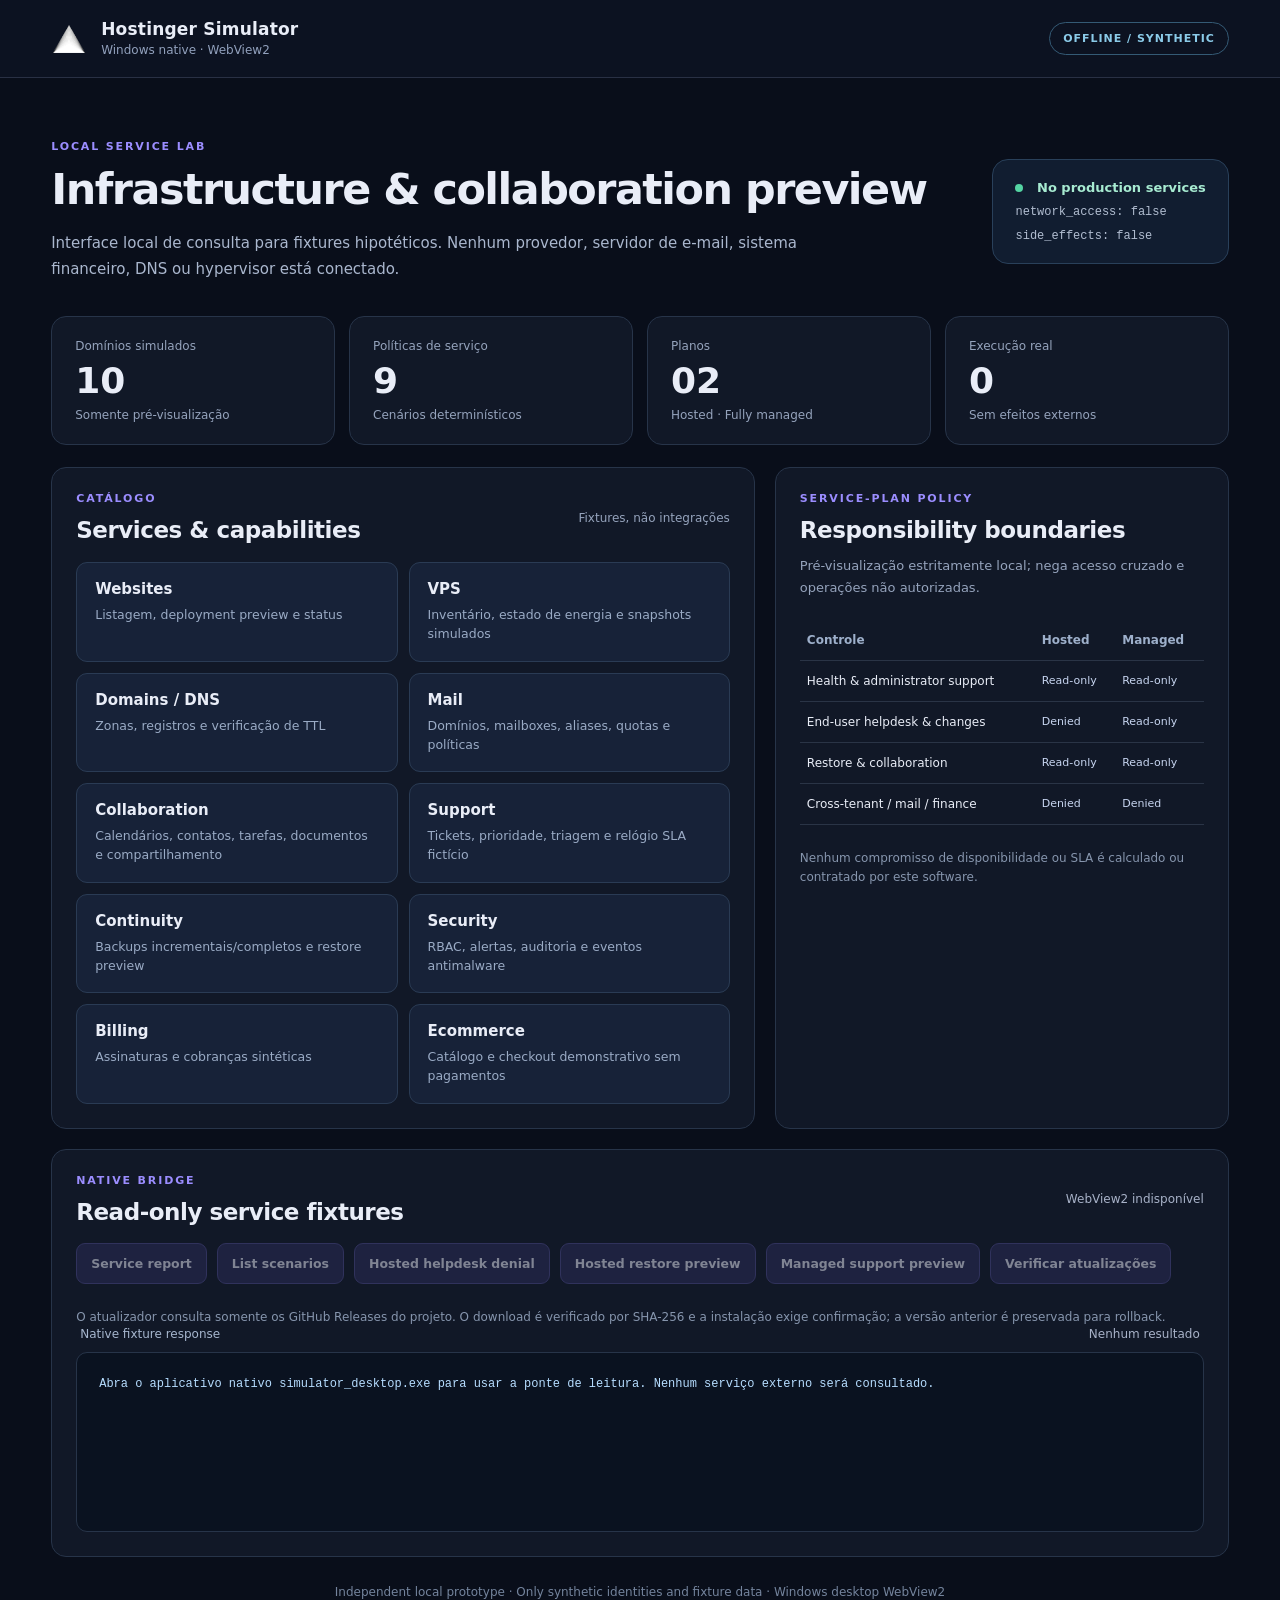
<file: ui/index.html>
<!doctype html>
<html lang="pt-BR">
<head>
  <meta charset="utf-8">
  <meta name="viewport" content="width=device-width,initial-scale=1">
  <meta http-equiv="Content-Security-Policy" content="default-src 'none'; script-src 'self'; style-src 'self'; img-src 'self'; connect-src 'none'; object-src 'none'; form-action 'none'; base-uri 'none'; frame-src 'none'">
  <meta name="color-scheme" content="dark">
  <title>Hostinger Simulator — Offline Preview</title>
  <link rel="icon" type="image/x-icon" href="favicon.ico">
  <link rel="stylesheet" href="styles.css">
  <script src="app.js" defer></script>
</head>
<body>
  <header class="topbar">
    <div class="brand"><img src="favicon.ico" alt="" width="36" height="36">
      <div><strong>Hostinger Simulator</strong><small>Windows native · WebView2</small></div>
    </div>
    <span class="mode">OFFLINE / SYNTHETIC</span>
  </header>
  <main>
    <section class="hero">
      <div><p class="eyebrow">LOCAL SERVICE LAB</p>
        <h1>Infrastructure &amp; collaboration preview</h1>
        <p class="lede">Interface local de consulta para fixtures hipotéticos. Nenhum provedor, servidor de e-mail, sistema financeiro, DNS ou hypervisor está conectado.</p>
      </div>
      <aside class="invariants">
        <div><span class="dot"></span> No production services</div>
        <code>network_access: false</code>
        <code>side_effects: false</code>
      </aside>
    </section>
    <section aria-label="Resumo" class="stats">
      <article><span>Domínios simulados</span><strong>10</strong><small>Somente pré-visualização</small></article>
      <article><span>Políticas de serviço</span><strong>9</strong><small>Cenários determinísticos</small></article>
      <article><span>Planos</span><strong>02</strong><small>Hosted · Fully managed</small></article>
      <article><span>Execução real</span><strong>0</strong><small>Sem efeitos externos</small></article>
    </section>
    <div class="content">
      <section class="panel">
        <div class="section-title"><div><p class="eyebrow">CATÁLOGO</p><h2>Services &amp; capabilities</h2></div><span class="muted">Fixtures, não integrações</span></div>
        <div class="service-grid">
          <article><h3>Websites</h3><p>Listagem, deployment preview e status</p></article>
          <article><h3>VPS</h3><p>Inventário, estado de energia e snapshots simulados</p></article>
          <article><h3>Domains / DNS</h3><p>Zonas, registros e verificação de TTL</p></article>
          <article><h3>Mail</h3><p>Domínios, mailboxes, aliases, quotas e políticas</p></article>
          <article><h3>Collaboration</h3><p>Calendários, contatos, tarefas, documentos e compartilhamento</p></article>
          <article><h3>Support</h3><p>Tickets, prioridade, triagem e relógio SLA fictício</p></article>
          <article><h3>Continuity</h3><p>Backups incrementais/completos e restore preview</p></article>
          <article><h3>Security</h3><p>RBAC, alertas, auditoria e eventos antimalware</p></article>
          <article><h3>Billing</h3><p>Assinaturas e cobranças sintéticas</p></article>
          <article><h3>Ecommerce</h3><p>Catálogo e checkout demonstrativo sem pagamentos</p></article>
        </div>
      </section>
      <aside class="panel policies">
        <p class="eyebrow">SERVICE-PLAN POLICY</p><h2>Responsibility boundaries</h2>
        <p class="muted">Pré-visualização estritamente local; nega acesso cruzado e operações não autorizadas.</p>
        <table>
          <thead><tr><th>Controle</th><th>Hosted</th><th>Managed</th></tr></thead>
          <tbody>
            <tr><td>Health &amp; administrator support</td><td>Read-only</td><td>Read-only</td></tr>
            <tr><td>End-user helpdesk &amp; changes</td><td>Denied</td><td>Read-only</td></tr>
            <tr><td>Restore &amp; collaboration</td><td>Read-only</td><td>Read-only</td></tr>
            <tr><td>Cross-tenant / mail / finance</td><td>Denied</td><td>Denied</td></tr>
          </tbody>
        </table>
        <p class="note">Nenhum compromisso de disponibilidade ou SLA é calculado ou contratado por este software.</p>
      </aside>
    </div>
    <section class="panel interactive" aria-label="Consultas de política">
      <div class="section-title"><div><p class="eyebrow">NATIVE BRIDGE</p><h2>Read-only service fixtures</h2></div><span id="bridge-state" role="status">Inicializando…</span></div>
      <div class="actions">
        <button type="button" data-command="service.report">Service report</button>
        <button type="button" data-command="service.list">List scenarios</button>
        <button type="button" data-command="service.simulate.hosted">Hosted helpdesk denial</button>
        <button type="button" data-command="service.evaluate.hosted">Hosted restore preview</button>
        <button type="button" data-command="service.evaluate.managed">Managed support preview</button>
        <button type="button" data-command="app.update">Verificar atualizações</button>
      </div>
      <p class="note">O atualizador consulta somente os GitHub Releases do projeto. O download é verificado por SHA-256 e a instalação exige confirmação; a versão anterior é preservada para rollback.</p>
      <div class="terminal-head"><span>Native fixture response</span><span id="response-state">Nenhum resultado</span></div>
      <pre id="output" tabindex="0" aria-live="polite">Sem comunicação com serviços externos.</pre>
    </section>
    <footer>Independent local prototype · Only synthetic identities and fixture data · Windows desktop WebView2</footer>
  </main>
</body>
</html>
</file>
<file: src/css/0fb5bf6137c25715.css>
body{--caveats-toggle-false:#fff;--caveats-toggle-true:var(--ds-blue-700)}div#fides-overlay-live-region.fides-sr-only{display:none!important;visibility:hidden!important;opacity:0!important;position:absolute!important;left:-9999px!important;top:-9999px!important;width:0!important;height:0!important;overflow:hidden!important}.fides-brand{display:none!important}.fides-banner-button{height:32px;padding:0 12px;border-radius:128px;font-weight:500!important;white-space:nowrap;font-family:var(--font-sans);font-size:14px;transition:background .15s ease,border .15s ease;cursor:pointer;outline:none;border:unset}.fides-banner-button[data-focus-visible-added]{outline:0;box-shadow:var(--ds-focus-ring)}.fides-banner-button-primary{background:var(--ds-background-100)!important;color:var(--ds-gray-1000)!important;border:1px solid var(--ds-gray-400)!important}.fides-banner-button-primary:hover{border-color:var(--ds-gray-300)!important;background:var(--ds-gray-100)!important}.fides-banner-button-secondary,.fides-banner-button-tertiary{background:var(--ds-gray-1000)!important;color:var(--ds-background-100)!important}.fides-banner-button-secondary:hover,.fides-banner-button-tertiary:hover{background:var(--ds-gray-900)!important}@keyframes modal-appear{0%{opacity:0;transform:translateY(20px)}to{opacity:1;transform:translateY(0)}}.fides-modal-container{position:fixed;inset:0;line-height:150%;font-size:14px;justify-content:center;align-items:center;background:rgba(0,0,0,.4);z-index:9999;visibility:visible;display:flex;transition:opacity .2s ease}.fides-modal-container:focus-visible{outline:none}.fides-modal-container[aria-hidden=true]{display:none;visibility:hidden;opacity:0}.fides-modal-content{box-shadow:var(--ds-shadow-modal);border-radius:12px;pointer-events:all;overflow:hidden;color:var(--ds-gray-1000);background:var(--ds-background-200);position:relative;max-width:600px;animation-delay:.05s;animation:modal-appear .2s ease forwards}.fides-modal-body,.fides-modal-content{gap:24px;display:flex;flex-direction:column}.fides-modal-header{display:none}.fides-modal-title{font-size:24px;font-weight:600;line-height:32px;letter-spacing:-.96px}.fides-modal-description{font-size:16px;line-height:24px;color:var(--ds-gray-1000)}.fides-modal-description,.fides-modal-notices,.fides-modal-title{padding:0 24px}.fides-modal-title{padding-top:24px}.fides-modal-notices{padding-bottom:24px}.fides-modal-content #fides-button-group{background:var(--ds-background-100)}.fides-modal-button-group{width:100%}.fides-modal-button-group button:focus{box-shadow:var(--ds-focus-ring)}.fides-modal-content .fides-save-button{order:3;margin-left:auto}.fides-modal-content #fides-privacy-policy-link{font-size:12px;color:var(--ds-gray-900)!important;margin-top:16px}.fides-modal-content #fides-privacy-policy-link:before{content:"Read how we handle your data in our\00a0"}.fides-modal-content #fides-button-group{flex-wrap:wrap}.fides-modal-content h1,.fides-modal-content p{margin:0}.fides-modal-button-group .fides-banner-button{border-radius:6px}.fides-divider{display:none}.fides-modal-notices{--notices-border:1px solid var(--ds-gray-400)}.fides-modal-notices>div{border:var(--notices-border);border-radius:6px;overflow:hidden}.fides-notice-toggle-trigger{width:100%;padding:12px 16px;cursor:pointer}.fides-toggle{padding-right:16px}.fides-notice-toggle-title{border-bottom:var(--notices-border);background:var(--ds-background-100);display:flex;justify-content:space-between;align-items:center;font-size:14px;font-weight:500;transition:background .1s ease}.fides-notice-toggle-title:hover{background:var(--ds-background-200)}.fides-disclosure-hidden,.fides-disclosure-visible{padding:16px;color:var(--ds-gray-900)}.fides-disclosure-visible{border-bottom:var(--notices-border)}.fides-disclosure-hidden{display:none}.fides-notice-toggle:last-child .fides-disclosure-visible,.fides-notice-toggle:last-child:not(.fides-notice-toggle-expanded) .fides-notice-toggle-title{border-bottom:none}div#fides-banner-container{bottom:16px;left:16px;width:100%;max-width:420px;position:fixed;transform:translateY(0);transition:transform .7s cubic-bezier(.5,.25,.35,1);visibility:visible;z-index:9998;pointer-events:auto}div#fides-banner-container.fides-banner-bottom.fides-banner-hidden{transform:translateY(150%);visibility:hidden}#fides-banner-inner{padding:16px;border-radius:12px;font-size:14px;line-height:150%;color:var(--ds-gray-1000);background:var(--ds-background-100);display:flex;flex-direction:column;position:relative;max-width:600px;box-shadow:var(--ds-shadow-menu)}#fides-banner-inner *{box-sizing:border-box}#fides-banner-heading,.fides-banner #fides-privacy-policy-link{display:none!important}.fides-modal-footer{background:var(--ds-background-100);width:100%;display:flex;padding:24px;border-top:1px solid var(--ds-gray-400)}.fides-modal-footer #fides-button-group{flex:1}.fides-privacy-policy{color:var(--ds-gray-1000);transition:color .15s ease}.fides-privacy-policy:hover{color:var(--ds-gray-900)}.fides-banner-description{margin-bottom:12px}.fides-close-button{position:absolute;right:16px;top:16px;display:none!important}#fides-button-group{display:flex;flex-direction:row;justify-content:space-between}#fides-button-group>div{display:flex;flex-direction:row;gap:12px}@media (prefers-reduced-motion:reduce){.fides-toggle-display{transition-duration:0s}}.fides-toggle{--diameter:24px;--width:40px;height:calc(var(--diameter) + 2px);position:relative}.fides-toggle .fides-toggle-input{cursor:pointer;height:100%;opacity:0;position:absolute;width:100%;z-index:4}.fides-toggle .fides-toggle-display{align-items:center;background-color:var(--ds-gray-100);border-radius:128px;border:1px solid var(--ds-gray-alpha-400,rgba(255,255,255,.14));box-sizing:content-box;color:white;display:inline-flex!important;height:24px;justify-content:space-around;position:relative;transition:.2s;width:var(--width);font-size:0;font-display:none}.fides-toggle .fides-toggle-display:before{background:var(--caveats-toggle-false);border-radius:50%;box-sizing:border-box;content:"";height:var(--diameter);width:var(--diameter);left:0;position:absolute;top:50%;transform:translateY(-50%);transition:inherit;z-index:3;box-shadow:0 1px 1px 0 #00000029,0 0 4px 0 #0000001f}.fides-toggle .fides-toggle-input:checked+.fides-toggle-display:before{background:#fff}.fides-toggle .fides-toggle-input:disabled+.fides-toggle-display:before{background:var(--ds-gray-200)}.fides-toggle .fides-toggle-input:checked+.fides-toggle-display{background-color:var(--ds-blue-700,#0070f3)}.fides-toggle .fides-toggle-input:checked+.fides-toggle-display:before{transform:translate(calc(var(--width) - var(--diameter)),-50%)}.fides-toggle .fides-toggle-input:disabled{cursor:not-allowed}.fides-toggle .fides-toggle-input:disabled+.fides-toggle-display{background:var(--ds-background-100)}.fides-toggle .fides-toggle-input:focus+.fides-toggle-display{outline:1px auto Highlight;outline:1px auto -webkit-focus-ring-color}.fides-toggle .fides-toggle-input:focus:not(:focus-visible)+.fides-toggle-display{outline:0}#fides-modal-link{cursor:pointer;display:inline;opacity:1;transition:opacity 1s ease}#fides-modal-link:not(.fides-modal-link-shown){pointer-events:none;opacity:0}@media (max-width:370px){#fides-banner-inner #fides-button-group{flex-direction:column}}@media (max-width:500px){div#fides-banner-container{width:auto;right:16px}}@font-face{font-family:Geist;font-style:normal;font-weight:100 900;font-display:swap;src:url(/vc-ap-7ae771/_next/static/media/8d697b304b401681-s.woff2?dpl=dpl_D17BSDYkwvUAEJrvm6WnpZrNvdvM) format("woff2");unicode-range:u+0301,u+0400-045f,u+0490-0491,u+04b0-04b1,u+2116}@font-face{font-family:Geist;font-style:normal;font-weight:100 900;font-display:swap;src:url(/vc-ap-7ae771/_next/static/media/ba015fad6dcf6784-s.woff2?dpl=dpl_D17BSDYkwvUAEJrvm6WnpZrNvdvM) format("woff2");unicode-range:u+0100-02ba,u+02bd-02c5,u+02c7-02cc,u+02ce-02d7,u+02dd-02ff,u+0304,u+0308,u+0329,u+1d00-1dbf,u+1e00-1e9f,u+1ef2-1eff,u+2020,u+20a0-20ab,u+20ad-20c0,u+2113,u+2c60-2c7f,u+a720-a7ff}@font-face{font-family:Geist;font-style:normal;font-weight:100 900;font-display:swap;src:url(../fonts/4cf2300e9c8272f7-s.p.woff2) format("woff2");unicode-range:u+00??,u+0131,u+0152-0153,u+02bb-02bc,u+02c6,u+02da,u+02dc,u+0304,u+0308,u+0329,u+2000-206f,u+20ac,u+2122,u+2191,u+2193,u+2212,u+2215,u+feff,u+fffd}@font-face{font-family:Geist Fallback;src:local("Arial");ascent-override:95.94%;descent-override:28.16%;line-gap-override:0.00%;size-adjust:104.76%}.__className_084734{font-family:Geist,Geist Fallback,Arial,Apple Color Emoji,Segoe UI Emoji,Segoe UI Symbol;font-style:normal}.__variable_084734{--font-geist-sans:"Geist","Geist Fallback",Arial,Apple Color Emoji,Segoe UI Emoji,Segoe UI Symbol}@font-face{font-family:Geist Mono;font-style:normal;font-weight:100 900;font-display:block;src:url(/vc-ap-7ae771/_next/static/media/9610d9e46709d722.woff2?dpl=dpl_D17BSDYkwvUAEJrvm6WnpZrNvdvM) format("woff2");unicode-range:u+0301,u+0400-045f,u+0490-0491,u+04b0-04b1,u+2116}@font-face{font-family:Geist Mono;font-style:normal;font-weight:100 900;font-display:block;src:url(/vc-ap-7ae771/_next/static/media/747892c23ea88013.woff2?dpl=dpl_D17BSDYkwvUAEJrvm6WnpZrNvdvM) format("woff2");unicode-range:u+0100-02ba,u+02bd-02c5,u+02c7-02cc,u+02ce-02d7,u+02dd-02ff,u+0304,u+0308,u+0329,u+1d00-1dbf,u+1e00-1e9f,u+1ef2-1eff,u+2020,u+20a0-20ab,u+20ad-20c0,u+2113,u+2c60-2c7f,u+a720-a7ff}@font-face{font-family:Geist Mono;font-style:normal;font-weight:100 900;font-display:block;src:url(../fonts/93f479601ee12b01.p.woff2) format("woff2");unicode-range:u+00??,u+0131,u+0152-0153,u+02bb-02bc,u+02c6,u+02da,u+02dc,u+0304,u+0308,u+0329,u+2000-206f,u+20ac,u+2122,u+2191,u+2193,u+2212,u+2215,u+feff,u+fffd}.__className_b91df4{font-family:Geist Mono,ui-monospace,SFMono-Regular,Roboto Mono,Menlo,Monaco,Liberation Mono,DejaVu Sans Mono,Courier New,monospace,Apple Color Emoji,Segoe UI Emoji,Segoe UI Symbol;font-style:normal}.__variable_b91df4{--font-geist-mono:"Geist Mono",ui-monospace,SFMono-Regular,Roboto Mono,Menlo,Monaco,Liberation Mono,DejaVu Sans Mono,Courier New,monospace,Apple Color Emoji,Segoe UI Emoji,Segoe UI Symbol}
</file>
<file: src/css/57f1c8ab61f5a9a6.css>
.avatar-popover_userDetails__4a_wB{padding:12px 8px 8px;display:flex;flex-direction:column;align-items:stretch;justify-content:center;gap:.25rem;flex:0 1 auto}.avatar-popover_userDetails__4a_wB p{margin:0}.avatar-popover_userDetails__4a_wB .avatar-popover_userName__58oOV{font-weight:500;color:var(--ds-gray-1000)}.avatar-popover_userDetails__4a_wB .avatar-popover_userEmail__EXGIN{color:var(--ds-gray-900);white-space:nowrap;overflow:hidden;text-overflow:ellipsis}.avatar-popover_wrapper__qIfPe{display:flex;flex-direction:column;align-items:stretch;justify-content:flex-start;flex:0 1 auto}.avatar-popover_cmdkShortcut__z7V3S{gap:1px;display:flex;flex-direction:row;align-items:stretch;justify-content:flex-start;flex:0 1 auto}.avatar-popover_avatarButton__jmu5O{border-radius:100%}.avatar-popover_avatarButton__jmu5O span{padding:0!important}.avatar-popover_menu__HLVxh [data-geist-menu-item]{transition:background .1s ease;border-radius:6px}.avatar-popover_menu__HLVxh [data-geist-menu-item] a,.avatar-popover_menu__HLVxh [data-geist-menu-item] span{transition:color .1s ease;color:var(--ds-gray-900)}.avatar-popover_menu__HLVxh [data-selected] a,.avatar-popover_menu__HLVxh [data-selected] span{color:var(--ds-gray-1000)}.avatar-popover_upgradeButton__sbONt{display:flex;justify-content:center;align-items:center;height:32px!important;margin-top:12px;margin-bottom:6px;text-align:center;background:var(--ds-gray-1000)}.avatar-popover_upgradeButton__sbONt *{color:var(--ds-background-100)!important;font-weight:500!important}.avatar-popover_upgradeButton__sbONt[data-selected]{background:hsl(0,0%,22%)!important}.dark-theme .avatar-popover_upgradeButton__sbONt[data-selected]{background:hsl(0,0%,80%)!important}.avatar-popover_themeRow__LGjtx{height:40px;padding:0 8px;color:var(--ds-gray-900);display:flex;flex-direction:row;align-items:center;justify-content:space-between;flex:0 1 auto}.icon-button_iconButton__KLKwq{--icon-rotation:0deg;user-select:none;background:none;cursor:pointer;margin-right:-12px!important;display:inline-flex;align-items:center;justify-content:center;width:40px;height:30px;color:var(--accents-3);&:hover:not(:disabled){color:var(--geist-foreground)}&:disabled{cursor:not-allowed}&[data-open=true]{--icon-rotation:180deg;.icon-button_chevron__xerEL{transition:none}}.icon-button_chevron__xerEL{transform:rotate(var(--icon-rotation));transition:transform .15s ease}>span{display:inline-flex;align-items:center;justify-content:center}.icon-button_chevron__xerEL,.icon-button_cross__1hFsC{animation:icon-button_bounce__cJ6K6 .15s ease}}@layer geist{@keyframes skeleton_loading__qBdUw{to{transform:translate3d(-50%,0,0)}}.skeleton_skeleton__xLrxT{display:block;border-radius:var(--geist-radius,5px)}.skeleton_skeleton__xLrxT.skeleton_loaded__Lm9_z{width:unset!important}.skeleton_skeleton__xLrxT:not(.skeleton_wrapper__gfoCS):not(.skeleton_show___WLdH){display:none}.skeleton_skeleton__xLrxT:not(.skeleton_wrapper__gfoCS):not(.skeleton_loaded__Lm9_z){position:relative;overflow:hidden;&:after{content:"";position:absolute;inset:0 -200% 0 0;background:linear-gradient(90deg,var(--ds-gray-100),var(--ds-gray-200),var(--ds-gray-100)) 0 0 /50% 100%;animation:skeleton_loading__qBdUw 1.5s ease-in-out infinite reverse;.no-skeleton-animations &{background-color:var(--ds-gray-100);background:none;animation:none}}}.skeleton_noAnimation__ajYlS{&:after{animation:none!important}&.skeleton_wrapper__gfoCS:after{animation:none}}.skeleton_wrapper__gfoCS{display:block;position:relative;overflow:hidden;visibility:hidden}.skeleton_wrapper__gfoCS:not(.skeleton_show___WLdH){visibility:visible;overflow:visible;&:after{content:none;visibility:hidden}}.skeleton_wrapper__gfoCS:after{content:"";position:absolute;inset:0 -200% 0 0;background:linear-gradient(90deg,var(--ds-gray-100),var(--ds-gray-200),var(--ds-gray-100)) 0 0 /50% 100%;visibility:visible;animation:skeleton_loading__qBdUw 1.5s ease-in-out infinite reverse;.no-skeleton-animations &{background-color:var(--ds-gray-100);background:none;animation:none}}.skeleton_inline__F7KTP{display:inline-block!important}.skeleton_pill__bdaHd,.skeleton_pill__bdaHd.skeleton_wrapper__gfoCS:after{border-radius:9999px}.skeleton_squared__wrhHc,.skeleton_squared__wrhHc.skeleton_wrapper__gfoCS:after{border-radius:0}.skeleton_rounded__2c3vP,.skeleton_rounded__2c3vP.skeleton_wrapper__gfoCS:after{border-radius:50%}.menu_wrapper__C96DN{--border-color:var(--accents-2);z-index:2001}.menu_menu__KVqpc{list-style-type:none;margin:0;padding:0;box-shadow:var(--ds-shadow-menu);border-radius:12px;font-size:14px;outline:none;background:var(--ds-background-100);overflow-x:hidden;overflow-y:auto;-webkit-overflow-scrolling:touch;padding:var(--geist-space-gap-quarter)!important;overscroll-behavior:contain}}@layer geist{@media (max-width:600px){.menu_menu__KVqpc{width:unset!important;border-bottom-left-radius:0;border-bottom-right-radius:0}}.menu_menu__KVqpc .menu_item__vQ85a{outline:none;cursor:pointer;display:flex;align-items:center;padding:0 var(--geist-space-2x);height:40px;text-decoration:none;border-radius:6px;color:var(--ds-gray-1000);width:100%}.menu_item__vQ85a[data-highlighted],.menu_item__vQ85a[data-selected]{background:var(--ds-gray-alpha-100)}.menu_item__vQ85a.menu_error__BgkmP{color:var(--ds-red-900)!important}.menu_item__vQ85a.menu_error__BgkmP[data-highlighted],.menu_item__vQ85a.menu_error__BgkmP[data-selected]{background:var(--ds-red-100)}.menu_item__vQ85a[aria-disabled],.menu_item__vQ85a[data-disabled]{cursor:default;color:var(--ds-gray-700);pointer-events:none}@media (max-width:600px){.menu_menu__KVqpc .menu_item__vQ85a{height:var(--geist-form-large-height);font-size:1rem}}.menu_suffix__XHkKQ{display:flex;margin-left:auto;padding-left:var(--geist-gap-half)}.menu_prefix__Qxtq8{display:flex;margin-right:var(--geist-gap-quarter)}.menu_divider__z2172{width:calc(100% + 16px);height:1px;background:var(--ds-gray-alpha-400);margin:8px 0 8px -8px}.menu_section__yIFrD>ul{list-style-type:none;margin:0;padding:0}.menu_section__yIFrD .menu_title__QGy4D{display:block;color:var(--ds-gray-900);font-size:.75rem;padding:var(--geist-gap-quarter) var(--geist-gap-quarter);padding-top:var(--geist-space-2x)}.menu_loose__qto1O{padding:8px}.menu_loose__qto1O .menu_item__vQ85a{padding:0 var(--geist-space-4x)}.menu_loose__qto1O .menu_item__vQ85a[data-selected]{color:var(--geist-foreground)}.menu_loose__qto1O .menu_divider__z2172{margin:6px 0 6px -8px}}.new-dialog_drawer__ykt7Q{position:fixed;bottom:0;left:0;right:0;display:flex;flex-direction:column;z-index:4999;background:var(--ds-background-100);&.new-dialog_noVerticalScroll__0Be1P{overflow-y:hidden}&:has([data-geist-modal-actions=""]):after{background:var(--ds-background-200);.dark-theme &{background:var(--ds-background-100)}}}.new-dialog_allowOverflow__XLQcK{overflow:visible}.new-dialog_inner__FYIY1{border-top-left-radius:10px;border-top-right-radius:10px;outline:none;overflow-y:auto;-ms-scroll-chaining:none;overscroll-behavior:none;z-index:1;background:var(--ds-background-100);&.new-dialog_max__P89aL{height:100%}[data-geist-menu]{box-shadow:none}}.new-dialog_overlay___0a9q{position:fixed;inset:0;background:rgba(0,0,0,.4);z-index:4999;opacity:0;&.new-dialog_notSafari__UQu2r{animation:new-dialog_fadeOut__EAwu1 var(--animation-duration) var(--curve) forwards}&.new-dialog_open__DTLMi{&.new-dialog_notSafari__UQu2r{animation:new-dialog_fadeIn__JDemh var(--animation-duration) var(--curve) forwards}}}@keyframes new-dialog_fadeIn__JDemh{0%{opacity:0}to{opacity:1}}@keyframes new-dialog_fadeOut__EAwu1{0%{opacity:1}to{opacity:0}}.dialog_modalOpen__pzqRA{touch-action:none;-webkit-overflow-scrolling:none;overscroll-behavior:none;overflow:hidden}@font-face{font-family:Geist;font-style:normal;font-weight:100 900;font-display:swap;src:url(/vc-ap-7ae771/_next/static/media/8d697b304b401681-s.woff2?dpl=dpl_D17BSDYkwvUAEJrvm6WnpZrNvdvM) format("woff2");unicode-range:u+0301,u+0400-045f,u+0490-0491,u+04b0-04b1,u+2116}@font-face{font-family:Geist;font-style:normal;font-weight:100 900;font-display:swap;src:url(/vc-ap-7ae771/_next/static/media/ba015fad6dcf6784-s.woff2?dpl=dpl_D17BSDYkwvUAEJrvm6WnpZrNvdvM) format("woff2");unicode-range:u+0100-02ba,u+02bd-02c5,u+02c7-02cc,u+02ce-02d7,u+02dd-02ff,u+0304,u+0308,u+0329,u+1d00-1dbf,u+1e00-1e9f,u+1ef2-1eff,u+2020,u+20a0-20ab,u+20ad-20c0,u+2113,u+2c60-2c7f,u+a720-a7ff}@font-face{font-family:Geist;font-style:normal;font-weight:100 900;font-display:swap;src:url(../fonts/4cf2300e9c8272f7-s.p.woff2) format("woff2");unicode-range:u+00??,u+0131,u+0152-0153,u+02bb-02bc,u+02c6,u+02da,u+02dc,u+0304,u+0308,u+0329,u+2000-206f,u+20ac,u+2122,u+2191,u+2193,u+2212,u+2215,u+feff,u+fffd}@font-face{font-family:Geist Fallback;src:local("Arial");ascent-override:95.94%;descent-override:28.16%;line-gap-override:0.00%;size-adjust:104.76%}.__className_084734{font-family:Geist,Geist Fallback,Arial,Apple Color Emoji,Segoe UI Emoji,Segoe UI Symbol;font-style:normal}.__variable_084734{--font-sans:"Geist","Geist Fallback",Arial,Apple Color Emoji,Segoe UI Emoji,Segoe UI Symbol}@font-face{font-family:Geist Mono;font-style:normal;font-weight:100 900;font-display:block;src:url(/vc-ap-7ae771/_next/static/media/9610d9e46709d722.woff2?dpl=dpl_D17BSDYkwvUAEJrvm6WnpZrNvdvM) format("woff2");unicode-range:u+0301,u+0400-045f,u+0490-0491,u+04b0-04b1,u+2116}@font-face{font-family:Geist Mono;font-style:normal;font-weight:100 900;font-display:block;src:url(/vc-ap-7ae771/_next/static/media/747892c23ea88013.woff2?dpl=dpl_D17BSDYkwvUAEJrvm6WnpZrNvdvM) format("woff2");unicode-range:u+0100-02ba,u+02bd-02c5,u+02c7-02cc,u+02ce-02d7,u+02dd-02ff,u+0304,u+0308,u+0329,u+1d00-1dbf,u+1e00-1e9f,u+1ef2-1eff,u+2020,u+20a0-20ab,u+20ad-20c0,u+2113,u+2c60-2c7f,u+a720-a7ff}@font-face{font-family:Geist Mono;font-style:normal;font-weight:100 900;font-display:block;src:url(../fonts/93f479601ee12b01.p.woff2) format("woff2");unicode-range:u+00??,u+0131,u+0152-0153,u+02bb-02bc,u+02c6,u+02da,u+02dc,u+0304,u+0308,u+0329,u+2000-206f,u+20ac,u+2122,u+2191,u+2193,u+2212,u+2215,u+feff,u+fffd}.__className_b91df4{font-family:Geist Mono,ui-monospace,SFMono-Regular,Roboto Mono,Menlo,Monaco,Liberation Mono,DejaVu Sans Mono,Courier New,monospace,Apple Color Emoji,Segoe UI Emoji,Segoe UI Symbol;font-style:normal}.__variable_b91df4{--font-mono:"Geist Mono",ui-monospace,SFMono-Regular,Roboto Mono,Menlo,Monaco,Liberation Mono,DejaVu Sans Mono,Courier New,monospace,Apple Color Emoji,Segoe UI Emoji,Segoe UI Symbol}
</file>
<file: src/css/8d4c5b639d656472.css>
.header_wrapper__POgkx{width:100%;max-width:100%;display:flex;justify-content:center;z-index:var(--header-zindex);position:relative;--transition:box-shadow 200ms ease 0s,background-color 200ms ease 0s;background:var(--ds-background-200);min-height:var(--header-height);transition:var(--transition);box-shadow:var(--header-border-bottom);&.header_sticky__xclS1{position:sticky;top:0}&.header_transparentUntilScroll__z99Pm:not(.hasScrolled),&.header_transparent__HGCge{background:transparent;box-shadow:none}&:has([data-state=open]){background:var(--ds-background-200)!important}&.header_sticky__xclS1.header_canGrow__sQHJY[data-scrolled=true]{--header-height-collapsed:64px;--header-height-expanded:100px;--header-easing:cubic-bezier(0.455,0.03,0.515,0.955);--header-duration:350ms;--header-delay:calc(var(--header-duration) / 2);--header-background:var(--ds-background-200);box-shadow:none;background:transparent;&:after{content:"";background:var(--header-background);box-shadow:var(--header-border-bottom);height:var(--header-height-collapsed);position:absolute;z-index:-1;inset:0;will-change:height,transform;transition:var(--transition),height var(--header-duration) var(--header-easing)}.header_header__z_e5g{margin:0!important}&[data-expand=true]:after{height:var(--header-height-expanded)}&[data-expand=false]:after{height:var(--header-height-collapsed);transition-delay:var(--header-delay)!important}}}.header_header__z_e5g{width:var(--ds-page-width-with-margin);padding-left:var(--geist-page-margin);padding-right:var(--geist-page-margin);display:flex;justify-content:space-between;align-items:center;gap:32px}@media screen and (max-width:450px){.header_header__z_e5g{gap:8px}}@media screen and (min-width:1151px){.header_right__RkxkJ{flex-shrink:0;text-align:right}}.header_main__tztyE{--gap-between-logo-and-nav:32px;position:relative}@media screen and (max-width:1150px){.header_main__tztyE{display:none;visibility:none}.header_header__z_e5g{padding:0 var(--geist-gap)}}@container (max-width: 1080px){.header_main__tztyE{display:none;visibility:none}.header_header__z_e5g{padding:0 var(--geist-gap)}.header_wrapper__POgkx #header-content{display:none}.header_wrapper__POgkx #mobile-menu-toggle{display:block!important}.header_wrapper__POgkx #ai-chat-header-btn{display:inline-flex!important}}.navigation-menu_root__HT1ea{--margin-top:20px;--item-padding:12px;--menu-bg:#fff;--menu-border-width:1px;--menu-border-color:var(--ds-gray-400);position:relative;display:flex;align-items:center;width:100%;.dark-theme &{--menu-bg:rgba(0,0,0,1)}}.navigation-menu_list__1vwjh{display:flex;justify-content:center;list-style:none;margin:0;padding:0;position:relative;>li{display:flex;align-items:center;justify-content:center}}.navigation-menu_link__vSiGj,.navigation-menu_trigger__AmZ48{outline:none;user-select:none;border-radius:9999px;background:transparent;border:0;font-family:var(--font-sans);padding:8px 12px;font-size:14px;line-height:1;cursor:pointer;transition-property:color,background;transition-duration:90ms;transition-timing-function:ease;display:flex!important;align-items:center!important;gap:4px!important;color:var(--ds-gray-900)!important;&:hover{@media (hover:hover){color:var(--ds-gray-1000)!important;background:var(--ds-gray-200)}}&:focus-visible{color:var(--ds-gray-1000)!important;box-shadow:var(--ds-focus-ring)}&[data-active=open]{background:var(--ds-gray-200);color:var(--ds-gray-1000)!important;transition-duration:0s!important}}.navigation-menu_trigger__AmZ48{.navigation-menu_chevron__qAE7w{display:grid;place-items:center;flex-shrink:0;width:16px;transition-property:rotate;transition-duration:.2s;transition-timing-function:ease}&[data-state=open]{.navigation-menu_chevron__qAE7w{rotate:180deg}}}.navigation-menu_link__vSiGj{display:block;text-decoration:none}.navigation-menu_content__VYOa5{position:absolute!important;top:0;left:0;opacity:0;animation-duration:.2s;animation-timing-function:ease;&[data-motion=from-start]{animation-name:navigation-menu_enterFromLeft__QjgNn}&[data-motion=from-end]{animation-name:navigation-menu_enterFromRight__6KObM}&[data-motion=to-start]{animation-name:navigation-menu_exitToLeft__JBZkB}&[data-motion=to-end]{animation-name:navigation-menu_exitToRight__8d_7J}@media (prefers-reduced-motion){animation:none}}.navigation-menu_viewport__6i_54{position:relative;transform-origin:top center;margin-top:var(--margin-top);width:100%;background:var(--menu-bg);border-radius:12px;overflow:hidden;width:calc(var(--radix-navigation-menu-viewport-width));height:calc(var(--radix-navigation-menu-viewport-height));transition:width,height,.2s ease;box-shadow:var(--ds-shadow-menu);@media (prefers-reduced-motion){transition:none}.dark-theme &{backdrop-filter:blur(var(--blur));box-shadow:none;border:1px solid var(--ds-gray-400)}[aria-hidden=true]{pointer-events:none}&[data-state=open] [aria-hidden=false]{opacity:1;position:relative}}.navigation-menu_viewport__6i_54[data-state=open]{animation:navigation-menu_scaleIn__T2yGn .15s ease;@media (prefers-reduced-motion){animation:none}}.navigation-menu_viewport__6i_54[data-state=closed]{animation:navigation-menu_scaleOut__RW_WR .15s ease;@media (prefers-reduced-motion){animation:none}}.navigation-menu_column__CMeKf{--padding:8px;display:flex;margin:0;list-style:none;padding:0}.navigation-menu_columnReset__5wkHH{margin:0;list-style:none;padding:0!important;&[data-grid=true]{--column-width:224px;display:grid;grid-template-columns:auto auto;column-gap:0;>li{min-width:auto}}}.navigation-menu_links__VRoNf{--column-width:248px;display:flex;flex-direction:column;padding:var(--padding) 0;min-width:var(--column-width);&:first-of-type{padding-left:var(--padding)}&:last-of-type{padding-right:var(--padding)}&[data-grid=true]{display:grid;grid-template-columns:1fr 1fr}&[data-variant=callout]{width:219px;min-width:unset;.navigation-menu_menuItemText__l6KEM{white-space:wrap;text-wrap:balance}.navigation-menu_menuSubLinkContent___WWcd{margin-top:auto}}}.navigation-menu_menuSubLinkContent___WWcd{display:flex;flex-direction:column}.navigation-menu_icons__8b2lC{display:grid;place-items:center center;position:relative;>.navigation-menu_icon__xsndA{grid-area:1/1}}.navigation-menu_icon__xsndA{width:32px;height:32px;flex-shrink:0;border-radius:4px;border:1px solid var(--ds-gray-alpha-400);translate:0 0}.navigation-menu_iconHover__D__VG{opacity:0}.navigation-menu_menuItemText__l6KEM{white-space:nowrap;transition:color .15s ease-in-out;color:var(--ds-gray-900)!important}.navigation-menu_menuSubLink__jde_U{display:flex;align-items:center;gap:12px;outline:none;text-decoration:none;user-select:none;padding:var(--item-padding);border-radius:6px;font-size:14px;color:var(--ds-gray-900);width:var(--column-width);&:hover{.navigation-menu_icon__xsndA{background:var(--ds-gray-1000);color:var(--geist-background)}&[data-hover-icon=true]{.navigation-menu_icon__xsndA{opacity:0}.navigation-menu_iconHover__D__VG{opacity:1}}.navigation-menu_menuItemText__l6KEM{color:var(--ds-gray-1000)!important}}&:focus-visible{box-shadow:var(--ds-focus-ring)}}.navigation-menu_menuItemHeading__r6JQU{display:flex;align-items:center;gap:8px;font-weight:500;line-height:20px;margin-bottom:2px;white-space:nowrap;color:var(--ds-gray-1000);svg{width:18px;height:18px;flex-shrink:0}}.navigation-menu_viewportPosition__U0Mm6{position:absolute;display:flex;justify-content:center;top:85%;left:0;perspective:2000px;will-change:perspective;&:after{content:"";position:absolute;inset:-18px;top:6px;background:var(--ds-blue-600);opacity:0;border-radius:12px;z-index:-1;transition:opacity .2s ease}}.navigation-menu_heading__osU8W{grid-column:span 2;display:flex;align-items:center;padding:10px 12px 0}@keyframes navigation-menu_enterFromRight__6KObM{0%{opacity:0;transform:translateX(200px)}to{opacity:1;transform:translateX(0)}}@keyframes navigation-menu_enterFromLeft__QjgNn{0%{opacity:0;transform:translateX(-200px)}to{opacity:1;transform:translateX(0)}}@keyframes navigation-menu_exitToRight__8d_7J{0%{opacity:1;transform:translateX(0)}to{opacity:0;transform:translateX(200px)}}@keyframes navigation-menu_exitToLeft__JBZkB{0%{opacity:1;transform:translateX(0)}to{opacity:0;transform:translateX(-200px)}}@keyframes navigation-menu_slideDown___2_l2{0%{transform:translateY(-8px)}to{transform:translateY(0)}}.navigation-menu_dropdown2026SlideDown__aqbSY{animation:navigation-menu_slideDown___2_l2 .1s ease-out}@keyframes navigation-menu_slideUp__uEK9S{0%{opacity:1;transform:translateY(0)}to{opacity:0;transform:translateY(-8px)}}.navigation-menu_dropdown2026SlideUp__sLE9w{animation:navigation-menu_slideUp__uEK9S .1s ease-out forwards}@media (prefers-reduced-motion){.navigation-menu_dropdown2026SlideDown__aqbSY,.navigation-menu_dropdown2026SlideUp__sLE9w{animation:none}}@keyframes navigation-menu_scaleIn__T2yGn{0%{opacity:0;transform:rotateX(-30deg) scale(.9)}to{opacity:1;transform:rotateX(0deg) scale(1)}}@keyframes navigation-menu_scaleOut__RW_WR{0%{opacity:1;transform:rotateX(0deg) scale(1)}to{opacity:0;transform:rotateX(-10deg) scale(.95)}}@layer geist{.text_wrapper__i87JK{--text-size:0.875rem;--text-weight:400;--text-line-height:1.25rem;font-family:var(--font-sans,var(--font-sans-fallback));margin:0;color:var(--text-color);font-size:var(--text-size);letter-spacing:var(--text-letter-spacing,inherit);font-weight:var(--text-weight);line-height:var(--text-line-height);text-transform:var(--text-transform,inherit);text-align:var(--text-align,inherit)}.text_truncate__v5uF6{display:inline-block;overflow:hidden;text-overflow:ellipsis;white-space:nowrap;word-wrap:normal;max-width:100%;min-width:0}.text_clamp__r9W5W{display:-webkit-box;overflow:hidden;text-overflow:ellipsis;-webkit-line-clamp:var(--text-clamp);-webkit-box-orient:vertical}.text_nowrap__Libwk{white-space:nowrap}.text_monospace___Hyeq{font-family:var(--font-mono,var(--font-mono-fallback))}@media screen and (min-width:0px){.text_wrapper__i87JK{--text-size:var(--sm-text-size);--text-weight:var(--sm-text-weight);--text-line-height:var(--sm-text-line-height);--text-letter-spacing:var(--sm-text-letter-spacing)}}@media screen and (min-width:601px){.text_wrapper__i87JK{--text-size:var(--md-text-size);--text-weight:var(--md-text-weight);--text-line-height:var(--md-text-line-height);--text-letter-spacing:var(--md-text-letter-spacing)}}@media screen and (min-width:961px){.text_wrapper__i87JK{--text-size:var(--lg-text-size);--text-weight:var(--lg-text-weight);--text-line-height:var(--lg-text-line-height);--text-letter-spacing:var(--lg-text-letter-spacing)}}}.cmdklaunch_launcher__f9k1l{width:240px;min-width:210px;border-radius:var(--geist-radius);max-width:60vw;background:var(--ds-gray-alpha-100);cursor:pointer;height:32px;display:flex;align-items:center;flex-direction:row;gap:8px;justify-content:space-between;border:none;padding:0 6px 0 8px;font-size:14px;font-family:var(--font-main)}.dark-theme .cmdklaunch_launcher__f9k1l{background:var(--ds-gray-alpha-200)}@media (max-width:450px){.cmdklaunch_launcher__f9k1l{min-width:0;width:100%}.cmdklaunch_wrapper__JQ6t7{margin:0 12px}}.with-redirect_logoutScreen__kYzM_{display:flex;flex-direction:column;align-items:stretch;justify-content:flex-start;flex:0 1 auto;position:fixed;width:100vw;height:100vh;background:var(--ds-background-100);inset:0;z-index:4999;animation:with-redirect_fadeIn___QByS .5s forwards}.with-redirect_header__ecLgJ{display:flex;height:var(--header-height);min-height:var(--header-height);background:var(--ds-background-100);z-index:var(--header-zindex);align-items:center;padding:var(--geist-page-margin)}.with-redirect_centerContent__v5M1Q{display:flex;flex-direction:column;align-items:center;justify-content:center;gap:.75rem;flex:1 1 0%}.with-redirect_logoutHeading__OYW5z{font-size:24px;font-weight:600;line-height:32px;letter-spacing:-.96px;text-align:center}@keyframes with-redirect_fadeIn___QByS{0%{opacity:0}to{opacity:1}}.toasts_toastArea___fdvH{position:fixed;bottom:calc(var(--geist-gap) + var(--offset-bottom));right:var(--geist-gap);z-index:5000;transition:transform .4s ease,bottom .4s ease}.toasts_toastArea___fdvH.toasts_center__vd7tL{right:calc(50% - 210px)}.toasts_toastArea___fdvH.toasts_multiple__3_38w:hover{transform:translate3d(0,-10px,0)}.toasts_toastContainer__SVaEL{width:420px;position:absolute;bottom:0;right:0;box-shadow:var(--ds-shadow-menu);border-radius:12px;background:var(--geist-background);color:var(--ds-gray-1000);line-height:21px;padding:16px;opacity:0;transform:translate3d(0,100%,150px) scale(1);transition:all .35s cubic-bezier(.25,.75,.6,.98);z-index:5000;max-width:min(420px,calc(100vw - 2 * var(--geist-gap)));&.toasts_fullBleed__8ZnBC{padding:0}&.toasts_overflowHidden__0PwA_{overflow:hidden}}.toasts_toastContainer__SVaEL.toasts_error__aLH2q{background-color:var(--ds-red-800);color:var(--ds-contrast-fg);border:0;.toasts_actionsContainer__j4eVP{--themed-bg:var(--ds-red-700);button{color:var(--ds-contrast-fg)}}.toasts_fullActions__BfnzN{button:first-of-type{--themed-bg:var(--ds-red-700)}}}.toasts_toastContainer__SVaEL.toasts_success__RfGFb{background-color:var(--ds-blue-700);color:var(--ds-contrast-fg);border:0;.toasts_actionsContainer__j4eVP{--themed-bg:var(--ds-blue-600);button{color:var(--ds-contrast-fg)}}.toasts_fullActions__BfnzN{button:first-of-type{--themed-bg:var(--ds-blue-600)}}}.toasts_toastContainer__SVaEL.toasts_warning__rX907{background-color:var(--ds-amber-800);color:var(--ds-gray-1000);border:0;.toasts_actionsContainer__j4eVP{--themed-bg:var(--ds-amber-700);button{color:var(--ds-gray-1000)}}.toasts_fullActions__BfnzN{button:first-of-type{--themed-bg:var(--ds-amber-700)}}}.toasts_fullActions__BfnzN{width:100%;button:first-of-type{color:inherit}button:last-of-type{--themed-border:none!important}}.dark-theme .toasts_toastContainer__SVaEL.toasts_warning__rX907,.dark-theme .toasts_toastContainer__SVaEL.toasts_warning__rX907 button{color:var(--ds-gray-100)}.toasts_toastContainer__SVaEL.toasts_visible__RQcoA{opacity:1;transform:none}.toasts_toastContainer__SVaEL.toasts_hiding__oXZAJ{opacity:0;transform:scale(.98);transition:all .16s cubic-bezier(.6,.3,.98,.5)}.toasts_toast__hoVkL{flex-direction:column;gap:12px;justify-content:flex-end}.toasts_toastArea___fdvH{&:hover .toasts_toastContainer__SVaEL{max-height:var(--max-height)!important;transform:translate3d(0,var(--y),var(--z)) scale(1)!important}}.toasts_toastArea___fdvH .toasts_toastContainer__SVaEL:not(:last-child) .toasts_toast__hoVkL .toasts_message__73f1c{opacity:0}.toasts_toastArea___fdvH:hover .toasts_toastContainer__SVaEL .toasts_toast__hoVkL .toasts_message__73f1c{opacity:1}.toasts_toastArea___fdvH:hover .toasts_toastContainer__SVaEL:after{content:"";position:absolute;left:0;right:0;top:calc(100% + 1px);width:100%;height:20px;background:transparent}.toasts_toastArea___fdvH .toasts_toastContainer__SVaEL:nth-last-child(n+4){opacity:0;pointer-events:none}.toasts_toast__hoVkL{max-width:100%;align-items:center;justify-content:space-between;font-size:.875rem;display:flex;transition:all .4s ease}.toasts_message__73f1c{margin-top:-1px;width:100%;opacity:1;height:100%;transition:opacity .4s ease;word-break:break-word;text-wrap:pretty;display:flex;gap:16px;justify-content:space-between;align-items:center;&.toasts_fullWidth__nf_eT{&>span{width:100%}}blockquote,div,h1,h2,h3,h4,h5,h6,label,legend,p,q,small,span,strong{color:inherit}a{background-image:linear-gradient(var(--ds-gray-1000),var(--ds-gray-1000));background-size:100% 1px;background-position:0 100%;background-repeat:no-repeat;font-weight:500}}.toasts_actionsContainer__j4eVP{display:flex;flex-direction:row;flex-wrap:none;gap:4px;align-items:center;justify-content:space-between;button{color:inherit}}@media (max-width:440px){.toasts_toastArea___fdvH .toasts_toastContainer__SVaEL:nth-last-child(n+3){opacity:0;pointer-events:none}}.toasts_visualContainer__hXYqt{height:var(--visual-height,128px);margin:-16px -16px 0;width:calc(100% + 32px)}
</file>
<file: src/css/5be3186223d01b04.css>
@layer geist{.link_link__hbWKh{color:inherit;cursor:pointer;outline:none}.link_link__hbWKh:focus-visible,.link_link__hbWKh[data-focus-visible-added]{outline:var(--ds-focus-color) auto 2px;outline-offset:4px}.link_primary__GLS86{color:var(--geist-foreground)}.link_primary__GLS86:hover:not(.link_disabled__XCKN4){text-decoration:underline}.link_highlight__kJZF9{color:var(--geist-link-color)}.link_highlight__kJZF9:hover:not(.link_disabled__XCKN4){text-decoration:underline}.link_secondary__F1rqx{color:var(--accents-5);transition:color .1s ease}.link_secondary__F1rqx:hover:not(.link_disabled__XCKN4){color:var(--geist-foreground)}.link_blend__JjXMT{color:inherit;transition:opacity .1s ease;text-decoration:underline;font-weight:500}.link_blend__JjXMT:hover:not(.link_disabled__XCKN4){opacity:.6}.link_underline__i1AXz{color:inherit}.link_alwaysUnderline__J7rlf,.link_underline__i1AXz:hover:not(.link_disabled__XCKN4){text-decoration:underline}.link_external__0a5cc{display:inline-flex;align-items:center;gap:2px}}.reset_reset__KRyvc{outline:none;margin:0;padding:0;border:0;box-sizing:border-box;font:inherit;font-size:100%;vertical-align:baseline;text-decoration:none;-webkit-tap-highlight-color:transparent}.reset_visuallyHidden__RV0kP{border:0;padding:0;clip:rect(0 0 0 0);clip-path:inset(100%);height:1px;width:1px;margin:-1px;overflow:hidden;position:absolute;appearance:none;white-space:nowrap;word-wrap:normal}.button_base__BjwbK{position:relative;cursor:pointer;user-select:none;background:none;transform:translateZ(0)}.button_button__81573{display:flex}.button_button__81573[data-geist-button]{outline-offset:2px;border-radius:6px;color:var(--themed-fg,var(--ds-background-100));background:var(--themed-bg,var(--ds-gray-1000)) none;font-weight:500;padding:0 var(--geist-gap-half);max-width:100%;justify-content:center;align-items:center;transition-property:border-color,background,color,transform,box-shadow;transition-duration:.15s;transition-timing-function:ease;font-size:var(--geist-form-font);line-height:var(--geist-form-line-height);height:var(--geist-form-height)}.button_content__1aE1_{text-overflow:ellipsis;white-space:nowrap;overflow:hidden;display:inline-block;padding:0 6px}.button_content__1aE1_.button_flex__fCY56{display:flex;align-items:center;justify-content:center}.button_button__81573 svg{flex-shrink:0}.button_base__BjwbK::-moz-focus-inner{border:0}.button_content__1aE1_.button_start__P6_gW{margin-right:auto}.button_content__1aE1_.button_grow__X0BT1{margin-right:auto;margin-left:auto}.button_content__1aE1_.button_flexGrow__YlucR{flex-grow:1}.button_content__1aE1_.button_center__nyfP_{display:flex;align-items:center;justify-content:center}.button_base__BjwbK[data-focus][data-geist-button]{outline:var(--ds-focus-ring-outline)}.button_button__81573.button_loading__7msIA[data-geist-button],.button_button__81573[aria-disabled=true],.button_button__81573[disabled][data-geist-button]{background:var(--ds-gray-100);color:var(--ds-gray-700);--themed-border:var(--ds-gray-400)!important;cursor:not-allowed;&.button_tertiary__rIu0q{background:none;box-shadow:none;opacity:.5}}.button_shape__K_zQW[data-geist-button]{padding:0;width:var(--geist-form-height)}.button_rounded__5toZs.button_large__fuY6E[data-geist-button],.button_rounded__5toZs[data-geist-button]{border-radius:100px}.button_large__fuY6E[data-geist-button]{height:var(--geist-form-large-height);font-size:var(--geist-form-large-font);line-height:var(--geist-form-large-line-height);border-radius:8px}.button_large__fuY6E.button_shape__K_zQW{width:var(--geist-form-large-height)}.button_tiny__zR8GD[data-geist-button]{width:24px;height:24px;border-radius:4px;svg{height:16px;width:16px}}.button_small__iQMBm[data-geist-button]{font-size:var(--geist-form-small-font);height:32px;--spinner-size:16px}.button_small__iQMBm.button_shape__K_zQW[data-geist-button]{width:var(--geist-form-small-height)}.button_button__81573 .button_prefix__2XlwH,.button_button__81573 .button_suffix__ucg7R{display:flex;flex-shrink:0}.button_prefix__2XlwH{margin-right:10px}.button_prefix__2XlwH,.button_suffix__ucg7R{min-width:20px;align-items:center;justify-content:center}.button_suffix__ucg7R{margin-left:10px;display:flex}.button_invert__YNhnn[data-active][data-geist-button],.button_invert__YNhnn[data-hover][data-geist-button],.dark-theme .button_invert__YNhnn[data-active][data-geist-button],.dark-theme .button_invert__YNhnn[data-hover][data-geist-button]{background:var(--themed-hover-bg,hsl(0,0%,80%))}.button_invert__YNhnn[data-active][data-geist-button],.button_invert__YNhnn[data-hover][data-geist-button]{background:var(--themed-hover-bg,hsl(0,0%,22%));&[aria-disabled=true]{background:var(--ds-gray-100)}}.button_shadow__fnbqq{box-shadow:var(--ds-shadow-small)}.dark-theme .button_button__81573.button_shadow__fnbqq:not([data-focus-visible-added]){box-shadow:none}.button_shadow__fnbqq[data-hover].button_secondary__kMMNc[data-geist-button]{color:var(--geist-foreground)}.button_shadow__fnbqq[data-active][data-geist-button]{box-shadow:var(--geist-shadow-small);transform:translateY(1px);&[data-hover]{transform:none}}.button_tertiary__rIu0q[data-geist-button]{background:none;color:var(--themed-bg,var(--ds-gray-1000));--themed-border:transparent;--themed-hover-bg:var(--ds-gray-alpha-200);--lighten-color:rgba(255,255,255,0.8);outline-offset:0}.button_tertiary__rIu0q[data-hover][data-geist-button],.dark-theme .button_tertiary__rIu0q[data-hover][data-geist-button]{background-color:var(--ds-gray-alpha-200);--themed-border:var(--ds-gray-alpha-200)!important}.dark-theme .button_tertiary__rIu0q[data-active][data-geist-button]{--lighten-color:rgba(0,0,0,0.7)}.button_secondary__kMMNc[data-geist-button]{--themed-bg:var(--ds-background-100);--themed-hover-bg:var(--ds-gray-alpha-200);--themed-fg:var(--ds-gray-1000);--themed-border:var(--ds-gray-400);box-shadow:0 0 0 1px var(--themed-border);&.button_invert__YNhnn[data-geist-button]{&[data-hover][data-geist-button]{background-color:var(--ds-gray-100);box-shadow:0 0 0 1px var(--themed-border);color:var(--themed-fg)}&[data-active][data-geist-button]{color:var(--geist-foreground)}}&.button_invert__YNhnn[data-geist-menu-button]{&[data-hover][data-geist-menu-button]{background-color:var(--ds-gray-100);--themed-border:var(--ds-gray-alpha-500)!important;color:var(--themed-fg)}}&.button_shadow__fnbqq[data-geist-button]{box-shadow:var(--ds-shadow-border-small)}&.button_tertiary__rIu0q[data-geist-button]{color:var(--themed-fg);&[data-hover][data-geist-button]{background-color:var(--ds-gray-alpha-200)}}}.dark-theme{.button_secondary__kMMNc[data-geist-button].button_invert__YNhnn[data-geist-button][data-hover][data-geist-button],.button_secondary__kMMNc[data-geist-menu-button].button_invert__YNhnn[data-geist-menu-button][data-hover][data-geist-menu-button]{background-color:var(--ds-gray-200)}.button_secondary__kMMNc[data-geist-menu-button].button_invert__YNhnn[data-geist-menu-button][data-hover][data-geist-menu-button]{--themed-border:var(--ds-gray-alpha-500)!important}}.button_customStyles__I_tng[data-geist-button]{background-color:var(--custom-bg-color)!important;color:var(--custom-color)!important;--themed-border:var(--custom-border-color)!important}.button_customHoverStyles__HzaJq[data-hover]{background-color:var(--custom-bg-hover-color)!important;color:var(--custom-hover-color)!important;--themed-border:var(--custom-border-hover-color)!important}.button_circle__zYDEK[data-geist-button]{border-radius:100%!important}.button_button__81573[data-prefix=true]{.button_prefix__2XlwH{margin-right:2px}}.button_button__81573{.button_prefix__2XlwH{margin-right:2px}.button_suffix__ucg7R{margin-left:2px}}.button_button__81573{--x-padding:10px;--height:40px;font-size:14px}.button_button__81573.button_small__iQMBm{--x-padding:6px;--height:32px;font-size:14px}.button_button__81573.button_large__fuY6E{--x-padding:14px;--height:48px;font-size:16px}.button_button__81573[data-geist-button]:not(.button_shape__K_zQW){padding-left:var(--x-padding);padding-right:var(--x-padding);height:var(--height)}.button_button__81573 .button_responsive__cQLAH{background:red!important}@media screen and (min-width:0px){.button_button__81573.button_responsive__cQLAH{--x-padding:var(--sm-x-padding);--height:var(--sm-height);font-size:14px}}@media screen and (min-width:601px){.button_button__81573.button_responsive__cQLAH{--x-padding:var(--md-x-padding);--height:var(--md-height);font-size:14px}}@media screen and (min-width:961px){.button_button__81573.button_responsive__cQLAH{--x-padding:var(--lg-x-padding);--height:var(--lg-height);font-size:16px}}.spinner_line__i65qT{animation:spinner_spin__7lZMA var(--animation-duration,1.2s) linear infinite;animation-delay:var(--animation-delay,0);background:var(--spinner-color,var(--ds-gray-700));border-radius:var(--geist-radius)}@keyframes spinner_spin__7lZMA{0%{opacity:1}to{opacity:.15}}@layer geist{.avatar_avatar__3ccqO{width:var(--size);height:var(--size);flex-shrink:0;border-radius:100%;display:inline-block;overflow:hidden;line-height:0;vertical-align:top;mask-image:-webkit-radial-gradient(circle,white,black);-webkit-mask-image:-webkit-radial-gradient(circle,white,black);transition:background .2s ease;position:relative;&:after{content:"";width:100%;height:100%;position:absolute;inset:0;border-radius:50%;border:1px solid var(--ds-gray-alpha-400)}&[data-mask=false]{border-radius:4px;&:after,&:before{display:none}}}.avatar_avatar__3ccqO:not([data-resolved=true]){&:before{content:"";position:absolute;inset:0 -200% 0 0;background:linear-gradient(90deg,var(--ds-gray-100),var(--ds-gray-200),var(--ds-gray-100)) 0 0 /50% 100%;animation:avatar_loading__a78DD 1.5s ease-in-out infinite reverse}}.avatar_avatar__3ccqO img{width:100%;height:100%;position:relative}.avatar_avatar__3ccqO span{display:flex;justify-content:center;align-items:center;height:100%;font-weight:500;color:white;opacity:50%;background-color:var(--accents-6)}@keyframes avatar_loading__a78DD{to{transform:translate3d(-50%,0,0)}}}.image_intrinsic__ulrJk{max-width:100%;height:auto}.image_responsive__KVHzd{width:100%;height:auto}.image_darkMode__PGyg1{.light-theme &{display:none!important}}.image_lightMode__SmqSs{.dark-theme &{display:none!important}}.feedback_popover___Cd4V{background:var(--ds-background-100);width:340px;border-radius:12px;animation:feedback_fadeIn__UT4bE .3s cubic-bezier(.16,1,.3,1);box-shadow:var(--ds-shadow-menu);overflow:hidden;transform-origin:top center;z-index:101;&[data-align=end]{transform-origin:top right}&[data-align=start]{transform-origin:top left}&[data-state=closed]{animation:feedback_fadeOut__5VePj .4s cubic-bezier(.16,1,.3,1);animation-fill-mode:forwards}&.feedback_success__xTsX9{height:195px}form{height:100%}}.feedback_inlineWrapper__DQQFm{display:flex;justify-content:center}.feedback_inlineWrapperUpwards__ThPVh{height:48px;&.feedback_inlineWrapperClosed__v8oY3{.feedback_inlineTriggerWrapper__o7yUx{background:var(--ds-background-200)}}}.feedback_successWrapper__S_D02{display:flex;flex-direction:column;justify-content:center;align-items:center;height:"100%";gap:8px;p,svg{opacity:0;transform:translateY(4px)}svg{animation:feedback_appear__sOtNN .5s ease .1s forwards}p{animation:feedback_appear__sOtNN .5s ease .3s forwards}p:last-of-type{animation-delay:.4s}}.feedback_formWrapper__bL7px{padding:8px;display:flex;flex-direction:column;gap:8px}.feedback_textarea__iiRZ8{height:100px}@media (max-width:640px){.feedback_textarea__iiRZ8{font-size:16px}}.feedback_markdown-tip__xldJV{display:flex;justify-content:flex-end;align-items:center;gap:4px;padding:0}.feedback_actions___tqt_{display:flex;justify-content:space-between;padding:12px;background:var(--accents-1);border-top:1px solid var(--accents-2);padding:var(--geist-gap-half)}.feedback_trigger__0zjFw{padding:8px 8px 8px 16px;display:flex;align-items:center;justify-content:center;gap:8px}.feedback_inlineTriggerWrapper__o7yUx{background:var(--ds-background-100);box-shadow:var(--ds-shadow-border-small);transition:background .2s;width:fit-content;overflow:hidden}.feedback_inlineWrapperFullWidth__TWSlu{.feedback_inlineTriggerWrapper__o7yUx{width:100%}}.feedback_emojisWrapper__iwjKS{display:flex;align-items:center;color:var(--ds-gray-900);gap:1px}.feedback_emoji__VX_rC{background:transparent;border:none;border-radius:50%;height:32px;width:32px;padding:0;display:flex;align-items:center;justify-content:center;cursor:pointer;color:var(--ds-gray-900);transition:background .2s,border-color .2s;svg path{transition:all .2s}&:hover,&[aria-checked=true]{background:var(--ds-blue-300);border-color:var(--ds-blue-300);svg path{fill:var(--ds-blue-900)}}&:focus-visible{outline:none;box-shadow:var(--ds-focus-ring)}}@keyframes feedback_appear__sOtNN{0%{transform:translateY(5px);opacity:0}to{transform:none;opacity:1}}@keyframes feedback_fadeIn__UT4bE{0%{opacity:0;scale:.95}to{opacity:1;scale:1}}@keyframes feedback_fadeOut__5VePj{0%{opacity:1;scale:1}to{opacity:0;scale:.95}}@layer geist{.stack_stack__iZkUS{display:flex;flex-direction:var(--stack-direction,column);align-items:var(--stack-align,stretch);justify-content:var(--stack-justify,flex-start);flex:var(--stack-flex,initial);gap:var(--stack-gap,0)}.stack_padding__ox8JS{padding:var(--stack-padding,0)}@media screen and (max-width:600px){.stack_stack__iZkUS{--stack-direction:var(--sm-stack-direction);--stack-align:var(--sm-stack-align);--stack-justify:var(--sm-stack-justify);--stack-padding:var(--sm-stack-padding);--stack-gap:var(--sm-stack-gap)}}@media screen and (min-width:601px) and (max-width:960px){.stack_stack__iZkUS{--stack-direction:var(--md-stack-direction,var(--sm-stack-direction));--stack-align:var(--md-stack-align,var(--sm-stack-align));--stack-justify:var(--md-stack-justify,var(--sm-stack-justify));--stack-padding:var(--md-stack-padding,var(--sm-stack-padding));--stack-gap:var(--md-stack-gap,var(--sm-stack-gap))}}@media screen and (min-width:961px) and (max-width:1200px){.stack_stack__iZkUS{--stack-direction:var(
        --lg-stack-direction,var(--md-stack-direction,var(--sm-stack-direction))
      );--stack-align:var(
        --lg-stack-align,var(--md-stack-align,var(--sm-stack-align))
      );--stack-justify:var(
        --lg-stack-justify,var(--md-stack-justify,var(--sm-stack-justify))
      );--stack-padding:var(
        --lg-stack-padding,var(--md-stack-padding,var(--sm-stack-padding))
      );--stack-gap:var(
        --lg-stack-gap,var(--md-stack-gap,var(--sm-stack-gap))
      )}}@media screen and (min-width:1201px){.stack_stack__iZkUS{--stack-direction:var(
        --xl-stack-direction,var(
          --lg-stack-direction,var(--md-stack-direction,var(--sm-stack-direction))
        )
      );--stack-align:var(
        --xl-stack-align,var(--lg-stack-align,var(--md-stack-align,var(--sm-stack-align)))
      );--stack-justify:var(
        --xl-stack-justify,var(
          --lg-stack-justify,var(--md-stack-justify,var(--sm-stack-justify))
        )
      );--stack-padding:var(
        --xl-stack-padding,var(
          --lg-stack-padding,var(--md-stack-padding,var(--sm-stack-padding))
        )
      );--stack-gap:var(
        --xl-stack-gap,var(--lg-stack-gap,var(--md-stack-gap,var(--sm-stack-gap)))
      )}}.stack_debug__3bKEB{background-color:#00ffe033}}.context-card_portal__7uIMS{width:100%;height:100%;inset:0;position:fixed;pointer-events:none;z-index:100000}.context-card_contextCardTip__JXUxK{width:14px;height:7px;position:absolute;display:grid;place-content:center;z-index:999999999;transform-origin:50% 50% 0}.context-card_contextCardTip__JXUxK[data-side=top]{top:100%;left:calc(50% + var(--arrow-offset-x, 0px));transform:translateX(-50%) rotate(0deg)}.context-card_contextCardTip__JXUxK[data-side=right]{top:calc(50% + var(--arrow-offset-y, 0px));right:100%;transform:translateY(-50%) rotate(90deg);margin-right:-3.5px}.context-card_contextCardTip__JXUxK[data-side=bottom]{bottom:100%;left:calc(50% + var(--arrow-offset-x, 0px));transform:translateX(-50%) rotate(180deg)}.context-card_contextCardTip__JXUxK[data-side=left]{top:calc(50% + var(--arrow-offset-y, 0px));left:100%;transform:translateY(-50%) rotate(270deg);margin-left:-3.5px}.context-card_contextCardRoot__jBE_M{position:absolute;background:var(--ds-background-100);background-clip:padding-box;border-radius:6px;overflow:visible;width:fit-content;pointer-events:none;z-index:1000000;box-shadow:var(--ds-shadow-tooltip),0 0 0 1px var(--ds-background-100);--context-card-tip-stroke:#dbdbdb}.dark .context-card_contextCardRoot__jBE_M,.dark-theme .context-card_contextCardRoot__jBE_M,.invert-theme .context-card_contextCardRoot__jBE_M{--context-card-tip-stroke:#252525}.context-card_contextCardContent__0vsq8{position:absolute;top:0;padding:12px;left:0;max-width:max-content}.context-card_contextCardContentVisibility__OmjsA{min-width:max-content}.context-card_contextCardTrigger__Pejgm{display:inline-flex;pointer-events:all;cursor:pointer;flex:0 1 auto;overflow:hidden}.context-card_contextCardContentVisibility__OmjsA,.context-card_contextCardRootVisibility__WD8Ja{transition:all .15s cubic-bezier(.3,.57,.07,.95);@media (prefers-reduced-motion:reduce){transition:none!important}}.context-card_contextCardContent__0vsq8,.context-card_contextCardRoot__jBE_M,.context-card_contextCardTip__JXUxK{transition-property:transform,width,height;transition-duration:.25s;will-change:transform,width,height;transition-timing-function:cubic-bezier(.29,.31,.05,.96);@media (prefers-reduced-motion:reduce){transition:none!important}}.context-card_contextCardRoot__jBE_M[data-skip-transition=true],.context-card_contextCardRoot__jBE_M[data-skip-transition=true] .context-card_contextCardContentVisibility__OmjsA,.context-card_contextCardRoot__jBE_M[data-skip-transition=true] .context-card_contextCardContent__0vsq8,.context-card_contextCardTip__JXUxK[data-skip-transition=true]{transition:none!important}.input_container__jQS33{display:flex;align-items:center;font-size:var(--geist-form-font);max-width:100%;border-radius:6px;transition:box-shadow .15s;box-shadow:0 0 0 1px var(--border-color,var(--ds-gray-alpha-400));&:has(:not(input[aria-invalid=true])):has(:not(input[disabled])):hover{box-shadow:0 0 0 1px var(--ds-gray-alpha-500)}.input_error__vJAEv:focus-within{box-shadow:0 0 0 1px var(--ds-red-900),0 0 0 4px var(--ds-red-300)}&.input_rounded__i6WGK{border-radius:9999px;margin-top:12px;.input_input__qqGLC{border-radius:9999px}}[data-geist-input-prefix],[data-geist-input-suffix]{display:flex;justify-content:center}}.input_input__qqGLC{font:inherit;font-size:100%;font-weight:400;width:100%;min-width:0;display:inline-flex;appearance:none;-webkit-appearance:none;-moz-appearance:none;border:none;border-radius:6px;padding:0 var(--geist-gap-half);background:var(--ds-background-100);color:var(--geist-foreground);height:var(--geist-form-height);line-height:normal;order:1;outline:none!important;transition:border-color .15s,box-shadow .15s;-webkit-tap-highlight-color:transparent}.input_input__qqGLC::placeholder{color:var(--ds-gray-700)}.input_input__qqGLC[readOnly]{background:var(--ds-background-200);cursor:not-allowed}.input_input__qqGLC[disabled]{background:var(--ds-gray-100);color:var(--ds-gray-700);opacity:1;-webkit-text-fill-color:var(--ds-gray-700);cursor:not-allowed}.geist-error>.input_input__qqGLC[disabled]{border-color:var(--themed-border,var(--accents-2));background:var(--themed-bg,var(--accents-1));color:var(--themed-fg,var(--accents-5));-webkit-text-fill-color:var(--themed-fg,var(--accents-5))}.input_input__qqGLC[disabled]::placeholder{opacity:1;color:var(--accents-3);-webkit-text-fill-color:var(--accents-3)}.input_large__Xh6Tw .input_input__qqGLC{height:var(--geist-form-large-height);font-size:var(--geist-form-large-font);border-radius:8px}.input_large__Xh6Tw{border-radius:8px}.input_small__F6Zw0 .input_input__qqGLC{font-size:var(--geist-form-small-font);height:var(--geist-form-small-height)}.input_xSmall__udivE .input_input__qqGLC{font-size:12px;height:24px;padding:0 8px}.input_large__Xh6Tw.input_prefix__jVRdh>:nth-child(2),.input_large__Xh6Tw.input_suffix__mjuha>:last-child,.input_large__Xh6Tw.input_suffix__mjuha>[data-suffix-group]>*{height:var(--geist-form-large-height);width:var(--geist-form-large-height);font-size:var(--geist-form-large-font)}.input_small__F6Zw0.input_prefix__jVRdh>:nth-child(2),.input_small__F6Zw0.input_suffix__mjuha>:last-child,.input_small__F6Zw0.input_suffix__mjuha>[data-suffix-group]>*{padding:0 var(--geist-gap-quarter);height:var(--geist-form-small-height);font-size:var(--geist-form-small-font)}.input_mediumSmall__b6bJu .input_input__qqGLC{padding:0 var(--geist-gap-quarter)}.input_mediumSmall__b6bJu.input_prefix__jVRdh>:nth-child(2){padding:0 var(--geist-gap-quarter);margin-right:var(--geist-gap-quarter-negative)}.input_prefix__jVRdh{border-top-left-radius:0;border-bottom-left-radius:0}.input_suffix__mjuha{border-top-right-radius:0;border-bottom-right-radius:0}.input_prefix__jVRdh .input_input__qqGLC{border-bottom-left-radius:0;border-top-left-radius:0}.input_suffix__mjuha .input_input__qqGLC{border-top-right-radius:0;border-bottom-right-radius:0}.input_container__jQS33.geist-themed .input_prefix__jVRdh>:first-child:not([disabled]),.input_container__jQS33.geist-themed .input_suffix__mjuha>:last-child:not([disabled]){color:var(--themed-fg)}.input_prefix__jVRdh>:nth-child(2),.input_suffix__mjuha>:last-child,.input_suffix__mjuha>[data-suffix-group]>*{flex-shrink:0;position:relative;color:var(--ds-gray-700);background:var(--ds-background-100);height:var(--geist-form-height);padding:0 var(--geist-gap-half);display:flex;align-items:center;transition:color .15s ease}.input_prefix__jVRdh,.input_suffix__mjuha{box-shadow:0 0 0 1px var(--border-color,var(--ds-gray-alpha-400));border-radius:6px;input{box-shadow:none}}.input_prefix__jVRdh{input{border-left:1px solid var(--ds-gray-alpha-400)}}.input_suffix__mjuha{input{border-right:1px solid var(--ds-gray-alpha-400)}}.input_container__jQS33:focus-within:not(.input_error__vJAEv){box-shadow:0 0 0 1px var(--ds-gray-alpha-600),0 0 0 4px rgba(0,0,0,.16)!important}.dark-theme .input_container__jQS33:focus-within:not(.input_error__vJAEv){box-shadow:0 0 0 1px var(--ds-gray-alpha-600),0 0 0 4px rgba(255,255,255,.24)!important}.input_container__jQS33.input_keyboardFocus__Rn5d_{box-shadow:var(--ds-focus-ring)}.input_prefix__jVRdh>:nth-child(2){order:0;border-right:0;border-radius:6px 0 0 6px;background:var(--ds-background-200)}.input_suffix__mjuha>:last-child{order:2;border-left:0;border-radius:0 6px 6px 0;background:var(--ds-background-200)}.input_prefix__jVRdh.input_noPrefixStyle__eL_eQ .input_input__qqGLC[disabled]+:nth-child(2){background:var(--ds-gray-100)}.input_prefix__jVRdh.input_noPrefixStyle__eL_eQ>:nth-child(2){background:var(--ds-background-100);margin-right:var(--geist-gap-half-negative)}.input_prefix__jVRdh.input_noPrefixStyle__eL_eQ .input_input__qqGLC{border-left:0}.input_suffix__mjuha.input_noSuffixStyle__xhJa9>:last-child{background:var(--ds-background-100);margin-left:var(--geist-gap-half-negative)}.input_suffix__mjuha.input_noSuffixStyle__xhJa9 .input_input__qqGLC{border-right:0}.input_suffix__mjuha.input_noSuffixStyle__xhJa9 .input_input__qqGLC[disabled]~:last-child,.input_suffix__mjuha.input_noSuffixStyle__xhJa9 .input_input__qqGLC[disabled]~[data-suffix-group]>* .input_prefix__jVRdh.input_noPrefixStyle__eL_eQ .input_input__qqGLC[disabled]+*{background:var(--ds-gray-100);cursor:not-allowed}.input_input__qqGLC[type=search]::-webkit-search-cancel-button,.input_input__qqGLC[type=search]::-webkit-search-decoration,.input_input__qqGLC[type=search]::-webkit-search-results-button,.input_input__qqGLC[type=search]::-webkit-search-results-decoration{-webkit-appearance:none}.input_container__jQS33.input_error__vJAEv:focus-within,.input_error__vJAEv{box-shadow:0 0 0 1px var(--ds-red-900),0 0 0 4px var(--ds-red-300)}.input_error__vJAEv:hover{box-shadow:0 0 0 1px var(--ds-red-900),0 0 0 4px var(--ds-red-500)}.textarea_container__HyiqI{width:100%;.textarea_textarea__w2boO{padding:10px var(--geist-gap-half);display:flex}}.textarea_textarea__w2boO{resize:none}.textarea_rounded__6HyQR{border-radius:24px;margin-top:12px;.textarea_textarea__w2boO{border-radius:24px}}.textarea_noOutline__cN99s{box-shadow:0 0 0 1px var(--border-color,var(--ds-gray-alpha-400))!important}.textarea_textarea__w2boO[rows]{height:unset}@media (max-width:600px){.textarea_textarea__w2boO:not(.textarea_small__fQDmZ):not(.textarea_large__5r957){padding:var(--geist-gap-quarter) var(--geist-gap-half)}}.textarea_large__5r957{height:var(--geist-form-large-height);font-size:var(--geist-form-large-font);padding:var(--geist-gap-half)}.textarea_small__fQDmZ{font-size:var(--geist-form-small-font);height:var(--geist-form-small-height);padding:5px var(--geist-gap-half)}.reveal_content__Ndisf{display:flex;flex-direction:column;gap:1.5rem}.reveal_content__Ndisf>:last-child{margin-bottom:0}.reveal_content__Ndisf>*{margin-top:0;margin-bottom:0}.kbd_kbd__tWm25{color:var(--ds-gray-1000);background:var(--ds-background-100);box-shadow:0 0 0 1px var(--ds-gray-alpha-400);display:inline-block;text-align:center;min-width:var(--geist-gap);font-size:.875rem;line-height:1.7em;padding:0 6px;border-radius:4px;font-family:var(--font-sans);margin-left:4px;min-height:24px;span{font-size:.875rem}}.kbd_kbd__tWm25.kbd_small__ZiPfe{font-family:var(--font-sans);font-size:.75rem;height:20px;padding:0 4px;min-width:20px;min-height:20px;span{font-size:.75rem;line-height:1.7em}}.kbd_kbd__tWm25 span+span,.kbd_kbd__tWm25+kbd{margin-left:4px}.kbd_kbd__tWm25.kbd_small__ZiPfe span+span{margin-left:2px}.theme-switcher_root__DrzBE{display:flex;box-shadow:var(--ds-shadow-border);border-radius:9999px;height:32px;width:fit-content;padding:0;border:0;margin:0;input{appearance:none;padding:0;margin:0;outline:none;position:fixed;&:not(:disabled):checked~label{box-shadow:0 0 0 1px var(--ds-gray-400),0 1px 2px 0 var(--ds-gray-alpha-100);color:var(--ds-gray-1000);background:var(--ds-background-100);svg{color:var(--accents-8)!important}}&:not(:disabled):focus-visible+label{box-shadow:var(--ds-focus-ring);color:var(--ds-gray-1000);svg{color:var(--accents-8)!important}}}label{border-radius:9999px;display:flex;align-items:center;justify-content:center;background:none;height:32px;width:32px;margin:0;cursor:pointer;position:relative;color:var(--ds-gray-700);svg{width:16px;height:16px;position:relative;z-index:1}}input:not(:disabled)~label{&:hover{color:var(--ds-gray-1000)!important}}&[data-disabled=""]{label{cursor:not-allowed;color:var(--ds-gray-500)}}&[data-small=""]{height:24px;label{height:24px;width:24px}svg{-webkit-transform:translate(-.5px,-.5px)}}}.toggle_mobileMenuToggleWrapper__Fj5qq,.toggle_mobileMenuToggle__W5y02{width:32px;height:32px}.toggle_mobileMenuToggle__W5y02{border-radius:50%;border:1px solid var(--ds-gray-alpha-400);display:flex;justify-content:center;align-items:center;background:transparent;transition:background-color .2s ease;user-select:none;-webkit-tap-highlight-color:transparent;-webkit-touch-callout:none;transition:box-shadow .2s ease;&:focus-visible{outline:var(--ds-focus-ring-outline)}&:hover{background-color:var(--ds-gray-alpha-100)}cursor:pointer;pointer-events:all;height:32px;position:relative;color:var(--ds-gray-1000);&[data-expanded=true]{position:fixed;z-index:1;top:calc((var(--header-height) - 32px) / 2);right:var(--geist-page-margin);.toggle_bar__ySl8w[data-position=top]{transform:translateY(0) rotate(45deg) scaleX(1.1)}.toggle_bar__ySl8w[data-position=bottom]{transform:translateY(0) rotate(-45deg) scaleX(1.1)}}&[data-expanded=true][data-variant=dashboard]{right:1rem!important}}.toggle_bar__ySl8w{width:14px;height:1.5px;background:var(--ds-gray-1000);position:absolute;transition-property:transform;transition-duration:.16s;transition-timing-function:cubic-bezier(.31,.05,.43,1.02);&[data-position=top]{transform:translateY(-3.5px)}&[data-position=bottom]{transform:translateY(3.5px)}}.toggle_disabled__4oWP9{opacity:0}.popover_scrollWrapper__HNGBM{position:fixed;inset:0;padding-top:var(--header-height);background:var(--background-color,--ds-background-100);overflow-y:scroll;overscroll-behavior:none}.popover_scrollWrapper__HNGBM:before{position:absolute;left:0;top:0;width:2px;min-height:calc(100% + 2px);pointer-events:none;content:""}.popover_scrollWrapper__HNGBM::-webkit-scrollbar{display:none}.popover_wrapper__Rxdol{--transition:background 0.1s ease,color 0.1s ease,box-shadow 0.2s ease;--half-gap:calc(var(--geist-gap) / 2);display:flex;flex-direction:column;padding:0 var(--half-gap)}.popover_wrapper__Rxdol ul{list-style:none;padding:0;margin:0}.popover_wrapper__Rxdol section{padding:var(--half-gap) 0;position:relative;border-bottom:1px solid var(--ds-gray-200)}.popover_wrapper__Rxdol button{background:none;border:none;width:100%;cursor:pointer;padding:0 var(--half-gap);text-align:left;margin:0;font-size:16px;font-weight:400;transition:var(--transition)}.popover_wrapper__Rxdol button:hover{background:var(--ds-gray-100)}.popover_user__wYeWk{padding:12px var(--half-gap)}.popover_userDetailsWrapper__o4swW{display:flex;flex-direction:row;align-items:center;justify-content:space-between;flex:0 1 auto}.popover_userDetails__EXHnt{overflow:hidden;display:flex;gap:4px;flex-direction:column;align-items:stretch;justify-content:flex-start;flex:0 1 auto}.popover_userDetails__EXHnt p{margin:0}.popover_userDetails__EXHnt .popover_userName__MVGYV{font-size:16px;font-weight:500;color:var(--ds-gray-1000);white-space:nowrap;overflow:hidden;text-overflow:ellipsis}.popover_userDetails__EXHnt .popover_userEmail__uwECN{font-size:14px;color:var(--ds-gray-900);white-space:nowrap;overflow:hidden;text-overflow:ellipsis}.popover_ctas__7QiTT{display:flex;flex-direction:column;gap:16px;margin:0 var(--half-gap);border-bottom:none!important}.popover_ctas__7QiTT:not(:first-child){padding:var(--geist-gap) 0}.popover_themeSwitcher__HWbbC{padding:0 var(--half-gap);height:48px;display:flex;justify-content:space-between;align-items:center;transition:var(--transition);color:var(--ds-gray-900)}.popover_themeSwitcher__HWbbC:hover{color:var(--ds-gray-1000)}.popover_themeSwitcherComponent__KfdcZ{transform:translateX(8px)}.popover_navigationListItemLink__mO5gr{display:flex;align-items:center;height:48px;text-decoration:none;gap:8px;padding:0 var(--half-gap);border-radius:6px;position:relative;transition:var(--transition);font-family:var(--font-sans);color:var(--ds-gray-900);line-height:125%}.popover_navigationListItemLink__mO5gr,.popover_navigationListItemLink__mO5gr *{transition:var(--transition)}.popover_navigationListItemLink__mO5gr[data-with-icon=""]{flex-direction:row-reverse;justify-content:space-between}.popover_navigationListItemLink__mO5gr:focus-visible{outline:none;box-shadow:var(--ds-focus-ring)}.popover_navigationListItemLink__mO5gr:hover{background:var(--ds-gray-100);color:var(--ds-gray-1000)}.popover_navigationCollapse__h94xd{border:none!important}.popover_navigationCollapse__h94xd h3>button{padding:0 var(--half-gap);font-size:16px;font-weight:400;border-radius:6px;transition:var(--transition)}.popover_navigationCollapse__h94xd h3>button span{color:var(--ds-gray-900)}.popover_navigationCollapse__h94xd h3>button:hover{background:var(--ds-gray-100)}.popover_navigationCollapse__h94xd h3>button:hover span{color:var(--ds-gray-1000)!important}.popover_navigationCollapse__h94xd .popover_navigationListItemLink__mO5gr{flex-direction:row;justify-content:flex-start;color:var(--ds-gray-900)}.popover_navigationCollapse__h94xd .popover_navigationListItemLink__mO5gr:hover{color:var(--ds-gray-1000)}.popover_navigationCollapse__h94xd button:focus-visible{outline:none;box-shadow:var(--ds-focus-ring)!important}.popover_navigationCollapse__h94xd li a:focus-visible{box-shadow:inset 0 0 0 2px var(--ds-focus-color)}.collapse_collapse__jnADW{text-align:left;border-top:1px solid var(--accents-2);border-bottom:1px solid var(--accents-2)}.collapse_collapse__jnADW.collapse_context__abJXz{border-top:none}.collapse_collapse__jnADW.collapse_card__Q9Lh1{padding:var(--geist-gap);box-shadow:var(--shadow-small);border-radius:var(--geist-radius);border:none}.collapse_button__c5KQX{display:flex;align-items:center;justify-content:space-between;color:var(--geist-foreground);cursor:pointer;width:100%;outline-color:var(--ds-blue-700);color:var(--ds-gray-1000)}.collapse_button__c5KQX>span{display:flex;align-items:center;justify-content:space-between;padding:var(--geist-gap) 0;&.collapse_small__3xMJB,&.collapse_xs__2bXaC{padding:var(--geist-gap-half) 0}}.collapse_button__c5KQX:focus.focus-visible{border-radius:var(--geist-radius);box-shadow:0 0 0 2px var(--geist-background),0 0 0 4px var(--accents-3)}.collapse_subtitle__0Slr4{display:block;color:var(--geist-secondary);letter-spacing:normal;font-size:1rem;font-weight:400}.collapse_collapseContent__rYKLK{font-size:16px;line-height:26px;overflow-y:hidden;will-change:height;transition:height .2s ease}.collapse_collapseContent__rYKLK>div{overflow-y:auto;max-height:60vh}.collapse_title__1SBVU{display:flex;width:100%;justify-content:space-between}.collapse_alignChevronLeft__lrDlk{justify-content:flex-start;gap:var(--geist-space);width:unset}.collapse_icon__NfYkN{display:flex;transition:transform .2s ease;color:var(--ds-gray-1000);&.collapse_small__3xMJB{width:9px}}.collapse_icon__NfYkN.collapse_open__enk3q{transform:rotate(90deg)}.collapse_collapseGroup__x3PHh{border-top:1px solid var(--accents-2)}@media screen and (max-height:780px){.collapse_collapseContent__rYKLK{max-height:65vh}}.mobile-menu_root__PX9iM{z-index:80}.geist-footer_footer__pIcfx{--geist-page-width:1080px;font-size:.875rem;background:var(--ds-background-100);border-top:1px solid var(--ds-gray-alpha-400);padding:28px var(--geist-gap) var(--geist-gap);@media (max-width:960px){padding:20px var(--geist-gap) 16px}}.geist-footer_footer__pIcfx nav{max-width:var(--geist-page-width);margin:0 auto;display:flex;flex-wrap:nowrap;justify-content:space-between;flex-direction:column}.geist-footer_footer__pIcfx section{max-width:var(--geist-page-width);margin:32px auto 0}.geist-footer_group__kmfVW .geist-footer_header__7gH2r{font-weight:500;font-size:14px;margin:var(--geist-gap-half) 0}.geist-footer_list__xPmDi{list-style-type:none;margin:0;padding:0}.geist-footer_item__Hte4A{color:var(--ds-gray-900);padding:6px 0;line-height:20px;a[data-focus-visible-added],span[role=link][data-focus-visible-added]{border-radius:2px;outline:0;box-shadow:var(--ds-focus-ring)}}[data-dashboard=true].geist-footer_item__Hte4A{padding:0!important}@media (max-width:960px){.geist-footer_footer__pIcfx nav{width:100%}.geist-footer_group__kmfVW .geist-footer_header__7gH2r{font-size:14px;margin-top:16px}}.footer_marketingFooterContainer__cJMpP{background:var(--geist-background);padding:0 32px 90px!important;flex-direction:column;@media (max-width:1250px){padding-bottom:32px!important}@media (max-width:750px){padding-bottom:24px}@media (max-width:600px){padding-left:1rem!important;padding-bottom:24px!important;padding-right:1rem!important;padding-top:16px!important}}.geist-page>.footer_marketingFooterContainer__cJMpP{padding-top:90px!important;@media (max-width:1250px){padding-top:32px!important}@media (max-width:600px){padding-top:24px!important}}.footer_marketingFooterContainer__cJMpP{&[data-variant=subtle]{background:var(--ds-background-200);border-top:none}}.footer_marketingFooter__l2bjL{display:grid;grid-template-columns:repeat(4,1fr) 80px;width:100%;@media (max-width:750px){grid-template-columns:repeat(2,minmax(auto,240px));gap:var(--geist-space-small)}}.footer_socialIcon__jQjkd{display:inline-flex;align-items:center;gap:8px}.footer_legalButton__eSfwa{padding:6px 0;.footer_legalMenuButton__7D9MK>span{padding-left:0}button{border-radius:2px}}.footer_dashboardFooterContainer__7qfcO{grid-template-columns:auto 1fr;@media (max-width:750px){grid-template-columns:1fr}}.footer_dashboardFooterLeftSide__SAlCY{display:flex;flex-direction:row;align-items:center;column-gap:16px;@media (max-width:750px){flex-direction:column;align-items:start;row-gap:24px}}.footer_dashboardFooterRightSide__rvFdK{margin-inline:-8px;padding-right:8px;display:flex;align-items:center;justify-content:flex-end;gap:16px;overflow:hidden;@media (max-width:750px){justify-content:space-between}}.footer_logoVercel__Yjmd9{display:flex;justify-self:end;height:fit-content;@media (max-width:750px){justify-self:start;grid-column:1/3;grid-row:1}}.footer_footer__Oiy8n nav{max-width:var(--geist-page-width);display:flex;flex-wrap:nowrap;justify-content:space-between;flex-direction:column;width:100%;margin:0 auto}.footer_footer__Oiy8n{--geist-page-width:1200px;font-size:.875rem;background:var(--ds-background-100);border-top:1px solid var(--ds-gray-alpha-400);padding:20px var(--geist-gap) var(--geist-gap)}.footer_footer__Oiy8n{&[data-variant=subtle]{background:var(--ds-background-200)!important;border-top:none!important}}.footer_menuButton__ta5Rd span{padding:0}.footer_link__8OH36{text-decoration:none;color:inherit;cursor:pointer;outline:none}.footer_link__8OH36[data-focus-visible-added]{outline:var(--ds-focus-color) auto 2px;outline-offset:4px}.footer_secondary__2yfhO{color:var(--accents-5);transition:color .1s ease}.footer_secondary__2yfhO:hover:not(.footer_disabled__AS4u2){color:var(--geist-foreground)}.footer_statusRow__FHZde{display:flex;align-items:center;justify-content:space-between;margin-top:32px;min-height:34px}.status-indicator_link__OFbPq{flex-shrink:1;contain:content;display:flex;flex-direction:row;min-width:0;padding-left:8px;&[data-focus-visible-added]{outline:0;&[data-no-border=true]{.status-indicator_noBorder__3Wyse{box-shadow:var(--ds-focus-ring)}}&[data-no-border=false]{box-shadow:var(--ds-focus-ring)}}}.status-indicator_content__Lqlf4{flex:0 1 auto;min-width:0;width:auto;height:34px;display:flex;align-items:center;padding:0 var(--geist-gap-half);border:1px solid var(--accents-2);border-radius:var(--geist-radius);background-color:var(--geist-background);gap:6px;white-space:nowrap;overflow:hidden;text-overflow:ellipsis;transition:all .2s ease}@media screen and (max-width:960px){.status-indicator_content__Lqlf4{height:32px}}.status-indicator_content__Lqlf4:hover{background:var(--ds-gray-900)}.status-indicator_content__Lqlf4>*{line-height:var(--geist-form-line-height)}.status-indicator_indicator__Wc_JX{flex-shrink:0;display:inline-block;width:10px;height:10px;border-radius:100%;background-color:var(--geist-success)}.status-indicator_indicator__Wc_JX.status-indicator_warning__oJWE1{background-color:var(--geist-warning)}.status-indicator_indicator__Wc_JX.status-indicator_error__IfcWf{background-color:var(--geist-error)}.status-indicator_indicator__Wc_JX.status-indicator_secondary__Aa8mG{background-color:var(--geist-secondary)}.status-indicator_statusText__7P9EM.status-indicator_success__zzQCD{color:var(--geist-success)}.status-indicator_statusText__7P9EM.status-indicator_warning__oJWE1{color:var(--geist-warning)}.status-indicator_statusText__7P9EM.status-indicator_error__IfcWf{color:var(--geist-error)}.status-indicator_statusText__7P9EM.status-indicator_secondary__Aa8mG{color:var(--geist-secondary)}.status-indicator_noBorder__3Wyse{border:none;padding:var(--geist-gap-quarter);margin-left:var(--geist-space-gap-quarter-negative);background:unset;&:hover{background-color:var(--ds-gray-100)}&:hover .status-indicator_statusText__7P9EM.status-indicator_secondary__Aa8mG{color:var(--ds-gray-1000)}&:hover .status-indicator_indicator__Wc_JX.status-indicator_secondary__Aa8mG{background-color:var(--ds-gray-1000)}}.status-indicator_sidebarWrapper__Sy26t{display:flex;align-items:center;justify-content:space-between;width:100%;gap:8px}.status-indicator_sidebarTextColumn__YegGj{display:flex;flex-direction:column;min-width:0;flex:1}.status-indicator_sidebarLabel__2EHQY{font-size:13px;line-height:var(--geist-form-line-height);color:var(--ds-gray-900)}.status-indicator_sidebarLink__UZtKd:hover .status-indicator_sidebarStatusText__JJ_kM{text-decoration:underline}.status-indicator_sidebarStatusText__JJ_kM.status-indicator_secondary__Aa8mG{color:var(--ds-gray-1000)}
</file>
<file: src/css/3b23aef5d5b1e939.css>
@font-face{font-display:block;font-family:KaTeX_AMS;font-style:normal;font-weight:400;src:url(/vc-ap-7ae771/_next/static/media/KaTeX_AMS-Regular.a79f1c31.woff2?dpl=dpl_D17BSDYkwvUAEJrvm6WnpZrNvdvM) format("woff2"),url(/vc-ap-7ae771/_next/static/media/KaTeX_AMS-Regular.1608a09b.woff?dpl=dpl_D17BSDYkwvUAEJrvm6WnpZrNvdvM) format("woff"),url(/vc-ap-7ae771/_next/static/media/KaTeX_AMS-Regular.4aafdb68.ttf?dpl=dpl_D17BSDYkwvUAEJrvm6WnpZrNvdvM) format("truetype")}@font-face{font-display:block;font-family:KaTeX_Caligraphic;font-style:normal;font-weight:700;src:url(/vc-ap-7ae771/_next/static/media/KaTeX_Caligraphic-Bold.ec17d132.woff2?dpl=dpl_D17BSDYkwvUAEJrvm6WnpZrNvdvM) format("woff2"),url(/vc-ap-7ae771/_next/static/media/KaTeX_Caligraphic-Bold.b6770918.woff?dpl=dpl_D17BSDYkwvUAEJrvm6WnpZrNvdvM) format("woff"),url(/vc-ap-7ae771/_next/static/media/KaTeX_Caligraphic-Bold.cce5b8ec.ttf?dpl=dpl_D17BSDYkwvUAEJrvm6WnpZrNvdvM) format("truetype")}@font-face{font-display:block;font-family:KaTeX_Caligraphic;font-style:normal;font-weight:400;src:url(/vc-ap-7ae771/_next/static/media/KaTeX_Caligraphic-Regular.55fac258.woff2?dpl=dpl_D17BSDYkwvUAEJrvm6WnpZrNvdvM) format("woff2"),url(/vc-ap-7ae771/_next/static/media/KaTeX_Caligraphic-Regular.dad44a7f.woff?dpl=dpl_D17BSDYkwvUAEJrvm6WnpZrNvdvM) format("woff"),url(/vc-ap-7ae771/_next/static/media/KaTeX_Caligraphic-Regular.07ef19e7.ttf?dpl=dpl_D17BSDYkwvUAEJrvm6WnpZrNvdvM) format("truetype")}@font-face{font-display:block;font-family:KaTeX_Fraktur;font-style:normal;font-weight:700;src:url(/vc-ap-7ae771/_next/static/media/KaTeX_Fraktur-Bold.d42a5579.woff2?dpl=dpl_D17BSDYkwvUAEJrvm6WnpZrNvdvM) format("woff2"),url(/vc-ap-7ae771/_next/static/media/KaTeX_Fraktur-Bold.9f256b85.woff?dpl=dpl_D17BSDYkwvUAEJrvm6WnpZrNvdvM) format("woff"),url(/vc-ap-7ae771/_next/static/media/KaTeX_Fraktur-Bold.b18f59e1.ttf?dpl=dpl_D17BSDYkwvUAEJrvm6WnpZrNvdvM) format("truetype")}@font-face{font-display:block;font-family:KaTeX_Fraktur;font-style:normal;font-weight:400;src:url(/vc-ap-7ae771/_next/static/media/KaTeX_Fraktur-Regular.d3c882a6.woff2?dpl=dpl_D17BSDYkwvUAEJrvm6WnpZrNvdvM) format("woff2"),url(/vc-ap-7ae771/_next/static/media/KaTeX_Fraktur-Regular.7c187121.woff?dpl=dpl_D17BSDYkwvUAEJrvm6WnpZrNvdvM) format("woff"),url(/vc-ap-7ae771/_next/static/media/KaTeX_Fraktur-Regular.ed38e79f.ttf?dpl=dpl_D17BSDYkwvUAEJrvm6WnpZrNvdvM) format("truetype")}@font-face{font-display:block;font-family:KaTeX_Main;font-style:normal;font-weight:700;src:url(/vc-ap-7ae771/_next/static/media/KaTeX_Main-Bold.c3fb5ac2.woff2?dpl=dpl_D17BSDYkwvUAEJrvm6WnpZrNvdvM) format("woff2"),url(/vc-ap-7ae771/_next/static/media/KaTeX_Main-Bold.d181c465.woff?dpl=dpl_D17BSDYkwvUAEJrvm6WnpZrNvdvM) format("woff"),url(/vc-ap-7ae771/_next/static/media/KaTeX_Main-Bold.b74a1a8b.ttf?dpl=dpl_D17BSDYkwvUAEJrvm6WnpZrNvdvM) format("truetype")}@font-face{font-display:block;font-family:KaTeX_Main;font-style:italic;font-weight:700;src:url(/vc-ap-7ae771/_next/static/media/KaTeX_Main-BoldItalic.6f2bb1df.woff2?dpl=dpl_D17BSDYkwvUAEJrvm6WnpZrNvdvM) format("woff2"),url(/vc-ap-7ae771/_next/static/media/KaTeX_Main-BoldItalic.e3f82f9d.woff?dpl=dpl_D17BSDYkwvUAEJrvm6WnpZrNvdvM) format("woff"),url(/vc-ap-7ae771/_next/static/media/KaTeX_Main-BoldItalic.70d8b0a5.ttf?dpl=dpl_D17BSDYkwvUAEJrvm6WnpZrNvdvM) format("truetype")}@font-face{font-display:block;font-family:KaTeX_Main;font-style:italic;font-weight:400;src:url(/vc-ap-7ae771/_next/static/media/KaTeX_Main-Italic.8916142b.woff2?dpl=dpl_D17BSDYkwvUAEJrvm6WnpZrNvdvM) format("woff2"),url(/vc-ap-7ae771/_next/static/media/KaTeX_Main-Italic.9024d815.woff?dpl=dpl_D17BSDYkwvUAEJrvm6WnpZrNvdvM) format("woff"),url(/vc-ap-7ae771/_next/static/media/KaTeX_Main-Italic.47373d1e.ttf?dpl=dpl_D17BSDYkwvUAEJrvm6WnpZrNvdvM) format("truetype")}@font-face{font-display:block;font-family:KaTeX_Main;font-style:normal;font-weight:400;src:url(/vc-ap-7ae771/_next/static/media/KaTeX_Main-Regular.0462f03b.woff2?dpl=dpl_D17BSDYkwvUAEJrvm6WnpZrNvdvM) format("woff2"),url(/vc-ap-7ae771/_next/static/media/KaTeX_Main-Regular.7f51fe03.woff?dpl=dpl_D17BSDYkwvUAEJrvm6WnpZrNvdvM) format("woff"),url(/vc-ap-7ae771/_next/static/media/KaTeX_Main-Regular.b7f8fe9b.ttf?dpl=dpl_D17BSDYkwvUAEJrvm6WnpZrNvdvM) format("truetype")}@font-face{font-display:block;font-family:KaTeX_Math;font-style:italic;font-weight:700;src:url(/vc-ap-7ae771/_next/static/media/KaTeX_Math-BoldItalic.572d331f.woff2?dpl=dpl_D17BSDYkwvUAEJrvm6WnpZrNvdvM) format("woff2"),url(/vc-ap-7ae771/_next/static/media/KaTeX_Math-BoldItalic.f1035d8d.woff?dpl=dpl_D17BSDYkwvUAEJrvm6WnpZrNvdvM) format("woff"),url(/vc-ap-7ae771/_next/static/media/KaTeX_Math-BoldItalic.a879cf83.ttf?dpl=dpl_D17BSDYkwvUAEJrvm6WnpZrNvdvM) format("truetype")}@font-face{font-display:block;font-family:KaTeX_Math;font-style:italic;font-weight:400;src:url(/vc-ap-7ae771/_next/static/media/KaTeX_Math-Italic.f28c23ac.woff2?dpl=dpl_D17BSDYkwvUAEJrvm6WnpZrNvdvM) format("woff2"),url(/vc-ap-7ae771/_next/static/media/KaTeX_Math-Italic.5295ba48.woff?dpl=dpl_D17BSDYkwvUAEJrvm6WnpZrNvdvM) format("woff"),url(/vc-ap-7ae771/_next/static/media/KaTeX_Math-Italic.939bc644.ttf?dpl=dpl_D17BSDYkwvUAEJrvm6WnpZrNvdvM) format("truetype")}@font-face{font-display:block;font-family:"KaTeX_SansSerif";font-style:normal;font-weight:700;src:url(/vc-ap-7ae771/_next/static/media/KaTeX_SansSerif-Bold.8c5b5494.woff2?dpl=dpl_D17BSDYkwvUAEJrvm6WnpZrNvdvM) format("woff2"),url(/vc-ap-7ae771/_next/static/media/KaTeX_SansSerif-Bold.bf59d231.woff?dpl=dpl_D17BSDYkwvUAEJrvm6WnpZrNvdvM) format("woff"),url(/vc-ap-7ae771/_next/static/media/KaTeX_SansSerif-Bold.94e1e8dc.ttf?dpl=dpl_D17BSDYkwvUAEJrvm6WnpZrNvdvM) format("truetype")}@font-face{font-display:block;font-family:"KaTeX_SansSerif";font-style:italic;font-weight:400;src:url(/vc-ap-7ae771/_next/static/media/KaTeX_SansSerif-Italic.3b1e59b3.woff2?dpl=dpl_D17BSDYkwvUAEJrvm6WnpZrNvdvM) format("woff2"),url(/vc-ap-7ae771/_next/static/media/KaTeX_SansSerif-Italic.7c9bc82b.woff?dpl=dpl_D17BSDYkwvUAEJrvm6WnpZrNvdvM) format("woff"),url(/vc-ap-7ae771/_next/static/media/KaTeX_SansSerif-Italic.b4c20c84.ttf?dpl=dpl_D17BSDYkwvUAEJrvm6WnpZrNvdvM) format("truetype")}@font-face{font-display:block;font-family:"KaTeX_SansSerif";font-style:normal;font-weight:400;src:url(/vc-ap-7ae771/_next/static/media/KaTeX_SansSerif-Regular.ba21ed5f.woff2?dpl=dpl_D17BSDYkwvUAEJrvm6WnpZrNvdvM) format("woff2"),url(/vc-ap-7ae771/_next/static/media/KaTeX_SansSerif-Regular.74048478.woff?dpl=dpl_D17BSDYkwvUAEJrvm6WnpZrNvdvM) format("woff"),url(/vc-ap-7ae771/_next/static/media/KaTeX_SansSerif-Regular.d4d7ba48.ttf?dpl=dpl_D17BSDYkwvUAEJrvm6WnpZrNvdvM) format("truetype")}@font-face{font-display:block;font-family:KaTeX_Script;font-style:normal;font-weight:400;src:url(/vc-ap-7ae771/_next/static/media/KaTeX_Script-Regular.03e9641d.woff2?dpl=dpl_D17BSDYkwvUAEJrvm6WnpZrNvdvM) format("woff2"),url(/vc-ap-7ae771/_next/static/media/KaTeX_Script-Regular.07505710.woff?dpl=dpl_D17BSDYkwvUAEJrvm6WnpZrNvdvM) format("woff"),url(/vc-ap-7ae771/_next/static/media/KaTeX_Script-Regular.fe9cbbe1.ttf?dpl=dpl_D17BSDYkwvUAEJrvm6WnpZrNvdvM) format("truetype")}@font-face{font-display:block;font-family:KaTeX_Size1;font-style:normal;font-weight:400;src:url(/vc-ap-7ae771/_next/static/media/KaTeX_Size1-Regular.eae34984.woff2?dpl=dpl_D17BSDYkwvUAEJrvm6WnpZrNvdvM) format("woff2"),url(/vc-ap-7ae771/_next/static/media/KaTeX_Size1-Regular.e1e279cb.woff?dpl=dpl_D17BSDYkwvUAEJrvm6WnpZrNvdvM) format("woff"),url(/vc-ap-7ae771/_next/static/media/KaTeX_Size1-Regular.fabc004a.ttf?dpl=dpl_D17BSDYkwvUAEJrvm6WnpZrNvdvM) format("truetype")}@font-face{font-display:block;font-family:KaTeX_Size2;font-style:normal;font-weight:400;src:url(/vc-ap-7ae771/_next/static/media/KaTeX_Size2-Regular.5916a24f.woff2?dpl=dpl_D17BSDYkwvUAEJrvm6WnpZrNvdvM) format("woff2"),url(/vc-ap-7ae771/_next/static/media/KaTeX_Size2-Regular.57727022.woff?dpl=dpl_D17BSDYkwvUAEJrvm6WnpZrNvdvM) format("woff"),url(/vc-ap-7ae771/_next/static/media/KaTeX_Size2-Regular.d6b476ec.ttf?dpl=dpl_D17BSDYkwvUAEJrvm6WnpZrNvdvM) format("truetype")}@font-face{font-display:block;font-family:KaTeX_Size3;font-style:normal;font-weight:400;src:url(/vc-ap-7ae771/_next/static/media/KaTeX_Size3-Regular.b4230e7e.woff2?dpl=dpl_D17BSDYkwvUAEJrvm6WnpZrNvdvM) format("woff2"),url(/vc-ap-7ae771/_next/static/media/KaTeX_Size3-Regular.9acaf01c.woff?dpl=dpl_D17BSDYkwvUAEJrvm6WnpZrNvdvM) format("woff"),url(/vc-ap-7ae771/_next/static/media/KaTeX_Size3-Regular.a144ef58.ttf?dpl=dpl_D17BSDYkwvUAEJrvm6WnpZrNvdvM) format("truetype")}@font-face{font-display:block;font-family:KaTeX_Size4;font-style:normal;font-weight:400;src:url(/vc-ap-7ae771/_next/static/media/KaTeX_Size4-Regular.10d95fd3.woff2?dpl=dpl_D17BSDYkwvUAEJrvm6WnpZrNvdvM) format("woff2"),url(/vc-ap-7ae771/_next/static/media/KaTeX_Size4-Regular.7a996c9d.woff?dpl=dpl_D17BSDYkwvUAEJrvm6WnpZrNvdvM) format("woff"),url(/vc-ap-7ae771/_next/static/media/KaTeX_Size4-Regular.fbccdabe.ttf?dpl=dpl_D17BSDYkwvUAEJrvm6WnpZrNvdvM) format("truetype")}@font-face{font-display:block;font-family:KaTeX_Typewriter;font-style:normal;font-weight:400;src:url(/vc-ap-7ae771/_next/static/media/KaTeX_Typewriter-Regular.a8709e36.woff2?dpl=dpl_D17BSDYkwvUAEJrvm6WnpZrNvdvM) format("woff2"),url(/vc-ap-7ae771/_next/static/media/KaTeX_Typewriter-Regular.6258592b.woff?dpl=dpl_D17BSDYkwvUAEJrvm6WnpZrNvdvM) format("woff"),url(/vc-ap-7ae771/_next/static/media/KaTeX_Typewriter-Regular.d97aaf4a.ttf?dpl=dpl_D17BSDYkwvUAEJrvm6WnpZrNvdvM) format("truetype")}.katex{font:normal 1.21em KaTeX_Main,Times New Roman,serif;line-height:1.2;text-indent:0;text-rendering:auto}.katex *{-ms-high-contrast-adjust:none!important;border-color:currentColor}.katex .katex-version:after{content:"0.16.28"}.katex .katex-mathml{clip:rect(1px,1px,1px,1px);border:0;height:1px;overflow:hidden;padding:0;position:absolute;width:1px}.katex .katex-html>.newline{display:block}.katex .base{position:relative;white-space:nowrap;width:-webkit-min-content;width:-moz-min-content;width:min-content}.katex .base,.katex .strut{display:inline-block}.katex .textbf{font-weight:700}.katex .textit{font-style:italic}.katex .textrm{font-family:KaTeX_Main}.katex .textsf{font-family:KaTeX_SansSerif}.katex .texttt{font-family:KaTeX_Typewriter}.katex .mathnormal{font-family:KaTeX_Math;font-style:italic}.katex .mathit{font-family:KaTeX_Main;font-style:italic}.katex .mathrm{font-style:normal}.katex .mathbf{font-family:KaTeX_Main;font-weight:700}.katex .boldsymbol{font-family:KaTeX_Math;font-style:italic;font-weight:700}.katex .amsrm,.katex .mathbb,.katex .textbb{font-family:KaTeX_AMS}.katex .mathcal{font-family:KaTeX_Caligraphic}.katex .mathfrak,.katex .textfrak{font-family:KaTeX_Fraktur}.katex .mathboldfrak,.katex .textboldfrak{font-family:KaTeX_Fraktur;font-weight:700}.katex .mathtt{font-family:KaTeX_Typewriter}.katex .mathscr,.katex .textscr{font-family:KaTeX_Script}.katex .mathsf,.katex .textsf{font-family:KaTeX_SansSerif}.katex .mathboldsf,.katex .textboldsf{font-family:KaTeX_SansSerif;font-weight:700}.katex .mathitsf,.katex .mathsfit,.katex .textitsf{font-family:KaTeX_SansSerif;font-style:italic}.katex .mainrm{font-family:KaTeX_Main;font-style:normal}.katex .vlist-t{border-collapse:collapse;display:inline-table;table-layout:fixed}.katex .vlist-r{display:table-row}.katex .vlist{display:table-cell;position:relative;vertical-align:bottom}.katex .vlist>span{display:block;height:0;position:relative}.katex .vlist>span>span{display:inline-block}.katex .vlist>span>.pstrut{overflow:hidden;width:0}.katex .vlist-t2{margin-right:-2px}.katex .vlist-s{display:table-cell;font-size:1px;min-width:2px;vertical-align:bottom;width:2px}.katex .vbox{align-items:baseline;display:inline-flex;flex-direction:column}.katex .hbox{width:100%}.katex .hbox,.katex .thinbox{display:inline-flex;flex-direction:row}.katex .thinbox{max-width:0;width:0}.katex .msupsub{text-align:left}.katex .mfrac>span>span{text-align:center}.katex .mfrac .frac-line{border-bottom-style:solid;display:inline-block;width:100%}.katex .hdashline,.katex .hline,.katex .mfrac .frac-line,.katex .overline .overline-line,.katex .rule,.katex .underline .underline-line{min-height:1px}.katex .mspace{display:inline-block}.katex .clap,.katex .llap,.katex .rlap{position:relative;width:0}.katex .clap>.inner,.katex .llap>.inner,.katex .rlap>.inner{position:absolute}.katex .clap>.fix,.katex .llap>.fix,.katex .rlap>.fix{display:inline-block}.katex .llap>.inner{right:0}.katex .clap>.inner,.katex .rlap>.inner{left:0}.katex .clap>.inner>span{margin-left:-50%;margin-right:50%}.katex .rule{border:0 solid;display:inline-block;position:relative}.katex .hline,.katex .overline .overline-line,.katex .underline .underline-line{border-bottom-style:solid;display:inline-block;width:100%}.katex .hdashline{border-bottom-style:dashed;display:inline-block;width:100%}.katex .sqrt>.root{margin-left:.2777777778em;margin-right:-.5555555556em}.katex .fontsize-ensurer.reset-size1.size1,.katex .sizing.reset-size1.size1{font-size:1em}.katex .fontsize-ensurer.reset-size1.size2,.katex .sizing.reset-size1.size2{font-size:1.2em}.katex .fontsize-ensurer.reset-size1.size3,.katex .sizing.reset-size1.size3{font-size:1.4em}.katex .fontsize-ensurer.reset-size1.size4,.katex .sizing.reset-size1.size4{font-size:1.6em}.katex .fontsize-ensurer.reset-size1.size5,.katex .sizing.reset-size1.size5{font-size:1.8em}.katex .fontsize-ensurer.reset-size1.size6,.katex .sizing.reset-size1.size6{font-size:2em}.katex .fontsize-ensurer.reset-size1.size7,.katex .sizing.reset-size1.size7{font-size:2.4em}.katex .fontsize-ensurer.reset-size1.size8,.katex .sizing.reset-size1.size8{font-size:2.88em}.katex .fontsize-ensurer.reset-size1.size9,.katex .sizing.reset-size1.size9{font-size:3.456em}.katex .fontsize-ensurer.reset-size1.size10,.katex .sizing.reset-size1.size10{font-size:4.148em}.katex .fontsize-ensurer.reset-size1.size11,.katex .sizing.reset-size1.size11{font-size:4.976em}.katex .fontsize-ensurer.reset-size2.size1,.katex .sizing.reset-size2.size1{font-size:.8333333333em}.katex .fontsize-ensurer.reset-size2.size2,.katex .sizing.reset-size2.size2{font-size:1em}.katex .fontsize-ensurer.reset-size2.size3,.katex .sizing.reset-size2.size3{font-size:1.1666666667em}.katex .fontsize-ensurer.reset-size2.size4,.katex .sizing.reset-size2.size4{font-size:1.3333333333em}.katex .fontsize-ensurer.reset-size2.size5,.katex .sizing.reset-size2.size5{font-size:1.5em}.katex .fontsize-ensurer.reset-size2.size6,.katex .sizing.reset-size2.size6{font-size:1.6666666667em}.katex .fontsize-ensurer.reset-size2.size7,.katex .sizing.reset-size2.size7{font-size:2em}.katex .fontsize-ensurer.reset-size2.size8,.katex .sizing.reset-size2.size8{font-size:2.4em}.katex .fontsize-ensurer.reset-size2.size9,.katex .sizing.reset-size2.size9{font-size:2.88em}.katex .fontsize-ensurer.reset-size2.size10,.katex .sizing.reset-size2.size10{font-size:3.4566666667em}.katex .fontsize-ensurer.reset-size2.size11,.katex .sizing.reset-size2.size11{font-size:4.1466666667em}.katex .fontsize-ensurer.reset-size3.size1,.katex .sizing.reset-size3.size1{font-size:.7142857143em}.katex .fontsize-ensurer.reset-size3.size2,.katex .sizing.reset-size3.size2{font-size:.8571428571em}.katex .fontsize-ensurer.reset-size3.size3,.katex .sizing.reset-size3.size3{font-size:1em}.katex .fontsize-ensurer.reset-size3.size4,.katex .sizing.reset-size3.size4{font-size:1.1428571429em}.katex .fontsize-ensurer.reset-size3.size5,.katex .sizing.reset-size3.size5{font-size:1.2857142857em}.katex .fontsize-ensurer.reset-size3.size6,.katex .sizing.reset-size3.size6{font-size:1.4285714286em}.katex .fontsize-ensurer.reset-size3.size7,.katex .sizing.reset-size3.size7{font-size:1.7142857143em}.katex .fontsize-ensurer.reset-size3.size8,.katex .sizing.reset-size3.size8{font-size:2.0571428571em}.katex .fontsize-ensurer.reset-size3.size9,.katex .sizing.reset-size3.size9{font-size:2.4685714286em}.katex .fontsize-ensurer.reset-size3.size10,.katex .sizing.reset-size3.size10{font-size:2.9628571429em}.katex .fontsize-ensurer.reset-size3.size11,.katex .sizing.reset-size3.size11{font-size:3.5542857143em}.katex .fontsize-ensurer.reset-size4.size1,.katex .sizing.reset-size4.size1{font-size:.625em}.katex .fontsize-ensurer.reset-size4.size2,.katex .sizing.reset-size4.size2{font-size:.75em}.katex .fontsize-ensurer.reset-size4.size3,.katex .sizing.reset-size4.size3{font-size:.875em}.katex .fontsize-ensurer.reset-size4.size4,.katex .sizing.reset-size4.size4{font-size:1em}.katex .fontsize-ensurer.reset-size4.size5,.katex .sizing.reset-size4.size5{font-size:1.125em}.katex .fontsize-ensurer.reset-size4.size6,.katex .sizing.reset-size4.size6{font-size:1.25em}.katex .fontsize-ensurer.reset-size4.size7,.katex .sizing.reset-size4.size7{font-size:1.5em}.katex .fontsize-ensurer.reset-size4.size8,.katex .sizing.reset-size4.size8{font-size:1.8em}.katex .fontsize-ensurer.reset-size4.size9,.katex .sizing.reset-size4.size9{font-size:2.16em}.katex .fontsize-ensurer.reset-size4.size10,.katex .sizing.reset-size4.size10{font-size:2.5925em}.katex .fontsize-ensurer.reset-size4.size11,.katex .sizing.reset-size4.size11{font-size:3.11em}.katex .fontsize-ensurer.reset-size5.size1,.katex .sizing.reset-size5.size1{font-size:.5555555556em}.katex .fontsize-ensurer.reset-size5.size2,.katex .sizing.reset-size5.size2{font-size:.6666666667em}.katex .fontsize-ensurer.reset-size5.size3,.katex .sizing.reset-size5.size3{font-size:.7777777778em}.katex .fontsize-ensurer.reset-size5.size4,.katex .sizing.reset-size5.size4{font-size:.8888888889em}.katex .fontsize-ensurer.reset-size5.size5,.katex .sizing.reset-size5.size5{font-size:1em}.katex .fontsize-ensurer.reset-size5.size6,.katex .sizing.reset-size5.size6{font-size:1.1111111111em}.katex .fontsize-ensurer.reset-size5.size7,.katex .sizing.reset-size5.size7{font-size:1.3333333333em}.katex .fontsize-ensurer.reset-size5.size8,.katex .sizing.reset-size5.size8{font-size:1.6em}.katex .fontsize-ensurer.reset-size5.size9,.katex .sizing.reset-size5.size9{font-size:1.92em}.katex .fontsize-ensurer.reset-size5.size10,.katex .sizing.reset-size5.size10{font-size:2.3044444444em}.katex .fontsize-ensurer.reset-size5.size11,.katex .sizing.reset-size5.size11{font-size:2.7644444444em}.katex .fontsize-ensurer.reset-size6.size1,.katex .sizing.reset-size6.size1{font-size:.5em}.katex .fontsize-ensurer.reset-size6.size2,.katex .sizing.reset-size6.size2{font-size:.6em}.katex .fontsize-ensurer.reset-size6.size3,.katex .sizing.reset-size6.size3{font-size:.7em}.katex .fontsize-ensurer.reset-size6.size4,.katex .sizing.reset-size6.size4{font-size:.8em}.katex .fontsize-ensurer.reset-size6.size5,.katex .sizing.reset-size6.size5{font-size:.9em}.katex .fontsize-ensurer.reset-size6.size6,.katex .sizing.reset-size6.size6{font-size:1em}.katex .fontsize-ensurer.reset-size6.size7,.katex .sizing.reset-size6.size7{font-size:1.2em}.katex .fontsize-ensurer.reset-size6.size8,.katex .sizing.reset-size6.size8{font-size:1.44em}.katex .fontsize-ensurer.reset-size6.size9,.katex .sizing.reset-size6.size9{font-size:1.728em}.katex .fontsize-ensurer.reset-size6.size10,.katex .sizing.reset-size6.size10{font-size:2.074em}.katex .fontsize-ensurer.reset-size6.size11,.katex .sizing.reset-size6.size11{font-size:2.488em}.katex .fontsize-ensurer.reset-size7.size1,.katex .sizing.reset-size7.size1{font-size:.4166666667em}.katex .fontsize-ensurer.reset-size7.size2,.katex .sizing.reset-size7.size2{font-size:.5em}.katex .fontsize-ensurer.reset-size7.size3,.katex .sizing.reset-size7.size3{font-size:.5833333333em}.katex .fontsize-ensurer.reset-size7.size4,.katex .sizing.reset-size7.size4{font-size:.6666666667em}.katex .fontsize-ensurer.reset-size7.size5,.katex .sizing.reset-size7.size5{font-size:.75em}.katex .fontsize-ensurer.reset-size7.size6,.katex .sizing.reset-size7.size6{font-size:.8333333333em}.katex .fontsize-ensurer.reset-size7.size7,.katex .sizing.reset-size7.size7{font-size:1em}.katex .fontsize-ensurer.reset-size7.size8,.katex .sizing.reset-size7.size8{font-size:1.2em}.katex .fontsize-ensurer.reset-size7.size9,.katex .sizing.reset-size7.size9{font-size:1.44em}.katex .fontsize-ensurer.reset-size7.size10,.katex .sizing.reset-size7.size10{font-size:1.7283333333em}.katex .fontsize-ensurer.reset-size7.size11,.katex .sizing.reset-size7.size11{font-size:2.0733333333em}.katex .fontsize-ensurer.reset-size8.size1,.katex .sizing.reset-size8.size1{font-size:.3472222222em}.katex .fontsize-ensurer.reset-size8.size2,.katex .sizing.reset-size8.size2{font-size:.4166666667em}.katex .fontsize-ensurer.reset-size8.size3,.katex .sizing.reset-size8.size3{font-size:.4861111111em}.katex .fontsize-ensurer.reset-size8.size4,.katex .sizing.reset-size8.size4{font-size:.5555555556em}.katex .fontsize-ensurer.reset-size8.size5,.katex .sizing.reset-size8.size5{font-size:.625em}.katex .fontsize-ensurer.reset-size8.size6,.katex .sizing.reset-size8.size6{font-size:.6944444444em}.katex .fontsize-ensurer.reset-size8.size7,.katex .sizing.reset-size8.size7{font-size:.8333333333em}.katex .fontsize-ensurer.reset-size8.size8,.katex .sizing.reset-size8.size8{font-size:1em}.katex .fontsize-ensurer.reset-size8.size9,.katex .sizing.reset-size8.size9{font-size:1.2em}.katex .fontsize-ensurer.reset-size8.size10,.katex .sizing.reset-size8.size10{font-size:1.4402777778em}.katex .fontsize-ensurer.reset-size8.size11,.katex .sizing.reset-size8.size11{font-size:1.7277777778em}.katex .fontsize-ensurer.reset-size9.size1,.katex .sizing.reset-size9.size1{font-size:.2893518519em}.katex .fontsize-ensurer.reset-size9.size2,.katex .sizing.reset-size9.size2{font-size:.3472222222em}.katex .fontsize-ensurer.reset-size9.size3,.katex .sizing.reset-size9.size3{font-size:.4050925926em}.katex .fontsize-ensurer.reset-size9.size4,.katex .sizing.reset-size9.size4{font-size:.462962963em}.katex .fontsize-ensurer.reset-size9.size5,.katex .sizing.reset-size9.size5{font-size:.5208333333em}.katex .fontsize-ensurer.reset-size9.size6,.katex .sizing.reset-size9.size6{font-size:.5787037037em}.katex .fontsize-ensurer.reset-size9.size7,.katex .sizing.reset-size9.size7{font-size:.6944444444em}.katex .fontsize-ensurer.reset-size9.size8,.katex .sizing.reset-size9.size8{font-size:.8333333333em}.katex .fontsize-ensurer.reset-size9.size9,.katex .sizing.reset-size9.size9{font-size:1em}.katex .fontsize-ensurer.reset-size9.size10,.katex .sizing.reset-size9.size10{font-size:1.2002314815em}.katex .fontsize-ensurer.reset-size9.size11,.katex .sizing.reset-size9.size11{font-size:1.4398148148em}.katex .fontsize-ensurer.reset-size10.size1,.katex .sizing.reset-size10.size1{font-size:.2410800386em}.katex .fontsize-ensurer.reset-size10.size2,.katex .sizing.reset-size10.size2{font-size:.2892960463em}.katex .fontsize-ensurer.reset-size10.size3,.katex .sizing.reset-size10.size3{font-size:.337512054em}.katex .fontsize-ensurer.reset-size10.size4,.katex .sizing.reset-size10.size4{font-size:.3857280617em}.katex .fontsize-ensurer.reset-size10.size5,.katex .sizing.reset-size10.size5{font-size:.4339440694em}.katex .fontsize-ensurer.reset-size10.size6,.katex .sizing.reset-size10.size6{font-size:.4821600771em}.katex .fontsize-ensurer.reset-size10.size7,.katex .sizing.reset-size10.size7{font-size:.5785920926em}.katex .fontsize-ensurer.reset-size10.size8,.katex .sizing.reset-size10.size8{font-size:.6943105111em}.katex .fontsize-ensurer.reset-size10.size9,.katex .sizing.reset-size10.size9{font-size:.8331726133em}.katex .fontsize-ensurer.reset-size10.size10,.katex .sizing.reset-size10.size10{font-size:1em}.katex .fontsize-ensurer.reset-size10.size11,.katex .sizing.reset-size10.size11{font-size:1.1996142719em}.katex .fontsize-ensurer.reset-size11.size1,.katex .sizing.reset-size11.size1{font-size:.2009646302em}.katex .fontsize-ensurer.reset-size11.size2,.katex .sizing.reset-size11.size2{font-size:.2411575563em}.katex .fontsize-ensurer.reset-size11.size3,.katex .sizing.reset-size11.size3{font-size:.2813504823em}.katex .fontsize-ensurer.reset-size11.size4,.katex .sizing.reset-size11.size4{font-size:.3215434084em}.katex .fontsize-ensurer.reset-size11.size5,.katex .sizing.reset-size11.size5{font-size:.3617363344em}.katex .fontsize-ensurer.reset-size11.size6,.katex .sizing.reset-size11.size6{font-size:.4019292605em}.katex .fontsize-ensurer.reset-size11.size7,.katex .sizing.reset-size11.size7{font-size:.4823151125em}.katex .fontsize-ensurer.reset-size11.size8,.katex .sizing.reset-size11.size8{font-size:.578778135em}.katex .fontsize-ensurer.reset-size11.size9,.katex .sizing.reset-size11.size9{font-size:.6945337621em}.katex .fontsize-ensurer.reset-size11.size10,.katex .sizing.reset-size11.size10{font-size:.8336012862em}.katex .fontsize-ensurer.reset-size11.size11,.katex .sizing.reset-size11.size11{font-size:1em}.katex .delimsizing.size1{font-family:KaTeX_Size1}.katex .delimsizing.size2{font-family:KaTeX_Size2}.katex .delimsizing.size3{font-family:KaTeX_Size3}.katex .delimsizing.size4{font-family:KaTeX_Size4}.katex .delimsizing.mult .delim-size1>span{font-family:KaTeX_Size1}.katex .delimsizing.mult .delim-size4>span{font-family:KaTeX_Size4}.katex .nulldelimiter{display:inline-block;width:.12em}.katex .delimcenter,.katex .op-symbol{position:relative}.katex .op-symbol.small-op{font-family:KaTeX_Size1}.katex .op-symbol.large-op{font-family:KaTeX_Size2}.katex .accent>.vlist-t,.katex .op-limits>.vlist-t{text-align:center}.katex .accent .accent-body{position:relative}.katex .accent .accent-body:not(.accent-full){width:0}.katex .overlay{display:block}.katex .mtable .vertical-separator{display:inline-block;min-width:1px}.katex .mtable .arraycolsep{display:inline-block}.katex .mtable .col-align-c>.vlist-t{text-align:center}.katex .mtable .col-align-l>.vlist-t{text-align:left}.katex .mtable .col-align-r>.vlist-t{text-align:right}.katex .svg-align{text-align:left}.katex svg{fill:currentColor;stroke:currentColor;fill-rule:nonzero;fill-opacity:1;stroke-width:1;stroke-linecap:butt;stroke-linejoin:miter;stroke-miterlimit:4;stroke-dasharray:none;stroke-dashoffset:0;stroke-opacity:1;display:block;height:inherit;position:absolute;width:100%}.katex svg path{stroke:none}.katex img{border-style:none;max-height:none;max-width:none;min-height:0;min-width:0}.katex .stretchy{display:block;overflow:hidden;position:relative;width:100%}.katex .stretchy:after,.katex .stretchy:before{content:""}.katex .hide-tail{overflow:hidden;position:relative;width:100%}.katex .halfarrow-left{left:0;overflow:hidden;position:absolute;width:50.2%}.katex .halfarrow-right{overflow:hidden;position:absolute;right:0;width:50.2%}.katex .brace-left{left:0;overflow:hidden;position:absolute;width:25.1%}.katex .brace-center{left:25%;overflow:hidden;position:absolute;width:50%}.katex .brace-right{overflow:hidden;position:absolute;right:0;width:25.1%}.katex .x-arrow-pad{padding:0 .5em}.katex .cd-arrow-pad{padding:0 .55556em 0 .27778em}.katex .mover,.katex .munder,.katex .x-arrow{text-align:center}.katex .boxpad{padding:0 .3em}.katex .fbox,.katex .fcolorbox{border:.04em solid;box-sizing:border-box}.katex .cancel-pad{padding:0 .2em}.katex .cancel-lap{margin-left:-.2em;margin-right:-.2em}.katex .sout{border-bottom-style:solid;border-bottom-width:.08em}.katex .angl{border-right:.049em solid;border-top:.049em solid;box-sizing:border-box;margin-right:.03889em}.katex .anglpad{padding:0 .03889em}.katex .eqn-num:before{content:"(" counter(katexEqnNo) ")";counter-increment:katexEqnNo}.katex .mml-eqn-num:before{content:"(" counter(mmlEqnNo) ")";counter-increment:mmlEqnNo}.katex .mtr-glue{width:50%}.katex .cd-vert-arrow{display:inline-block;position:relative}.katex .cd-label-left{display:inline-block;position:absolute;right:calc(50% + .3em);text-align:left}.katex .cd-label-right{display:inline-block;left:calc(50% + .3em);position:absolute;text-align:right}.katex-display{display:block;margin:1em 0;text-align:center}.katex-display>.katex{display:block;text-align:center;white-space:nowrap}.katex-display>.katex>.katex-html{display:block;position:relative}.katex-display>.katex>.katex-html>.tag{position:absolute;right:0}.katex-display.leqno>.katex>.katex-html>.tag{left:0;right:auto}.katex-display.fleqn>.katex{padding-left:2em;text-align:left}body{counter-reset:katexEqnNo mmlEqnNo}
</file>
<file: src/css/c17f4ed390b52868.css>
.custom_button__vVjF2[data-custom-button]{&:not([disabled]){color:var(--button-custom-fg)!important;background:var(--button-custom-bg)!important;--themed-border:var(--button-custom-border)!important}&[data-focus]{box-shadow:0 0 0 1px var(--geist-background),0 0 0 3px var(
          --button-custom-bg-hover,var(--button-custom-bg,var(--geist-foreground))
        )!important}&[data-focus],&[data-hover]{color:var(--button-custom-fg-hover)!important;background:var(--button-custom-bg-hover)!important;--themed-border:var(--button-custom-border-hover)!important}&[data-active]{color:var(
      --button-custom-fg-active,var(--button-custom-fg-hover)
    )!important;background:var(
      --button-custom-bg-active,var(--button-custom-bg-hover)
    )!important;--themed-border:var(
      --button-custom-border-active,var(--button-custom-border-hover)
    )!important}}.code-block_pre___R8JY{--padding:20px;padding:var(--padding) 0;margin:0;overflow-x:auto;background:var(--ds-background-100);counter-reset:line;--shiki-color-text:var(--ds-gray-1000);--shiki-color-background:transparent;--shiki-token-constant:var(--ds-blue-900);--shiki-token-string:var(--ds-green-900);--shiki-token-comment:var(--ds-gray-900);--shiki-token-keyword:var(--ds-pink-900);--shiki-token-parameter:var(--ds-amber-900);--shiki-token-function:var(--ds-purple-900);--shiki-token-string-expression:var(--ds-green-900);--shiki-token-punctuation:var(--ds-gray-1000);--shiki-token-link:var(--ds-green-900);.token{position:relative}.token.cdata,.token.doctype,.token.prolog{color:var(--accents-5)}.token.comment{color:var(--ds-gray-900)!important}.token.namespace{opacity:.7}.token.attr-value,.token.boolean,.token.constant,.token.string,.token.symbol,.token.url,.token.variable{color:var(--ds-green-900)}.language-autohotkey .token.selector,.language-json .token.boolean,.token.atrule,code[class*=language-css]{font-weight:600}.language-json .token.boolean{color:var(--geist-success)}.token.keyword{color:var(--ds-pink-900)}.token.tag.attr-value{color:var(--ds-blue-900)}.token.class-name,.token.number,.token.tag{color:var(--ds-green-900)}.language-autohotkey .token.tag{color:#9a050f}.language-autohotkey .token.keyword,.token.selector{color:var(--ds-pink-900)}.token.bold,.token.important{font-weight:700}.token.italic{font-style:italic}.token.deleted{color:var(--ds-red-900)}.token.inserted{color:var(--ds-blue-900)}.language-json .token.property,.language-markdown .token.title{color:var(--ds-gray-1000)}.language-markdown .token.code{color:var(--ds-blue-900);font-weight:400}.language-markdown .token.hr,.language-markdown .token.list{color:var(--ds-gray-900)}.language-markdown .token.url{color:var(--ds-pink-900)}.token.selector{color:var(--ds-green-900)}.token.entity,.token.property{color:var(--ds-red-900)}.token.attr-name,.token.function,.token.regex{color:var(--ds-purple-900)}.token.operator,.token.punctuation,.token.tag.script{color:var(--ds-gray-1000)}.token.tag.script.string{color:var(--ds-blue-900)}.token.directive.tag .tag{background:var(--ds-red-900);color:var(--ds-gray-900)}.highlighted-line,.line{height:20px;position:relative;padding:0 var(--padding);>div{display:inline-block}}.code-block_lineNumber__dU_dX{all:unset;width:16px;font-size:13px;color:var(--ds-gray-600);font-family:var(--font-mono);text-align:right;flex-shrink:0;padding-right:var(--padding);cursor:pointer;user-select:none;-webkit-user-select:none;transition:color 125ms ease-out;&:focus-visible{outline:2px solid var(--ds-focus-color)}&:hover{color:var(--ds-gray-1000)}}.highlighted-line,[data-highlighted=true]{background:var(--ds-blue-300);box-shadow:inset 2px 0 0 0 var(--ds-blue-900)}.line[data-active=true]{background:var(--ds-amber-300);box-shadow:inset 2px 0 0 0 var(--ds-amber-900)}[data-added=true]{background:var(--ds-green-300);box-shadow:inset 2px 0 0 0 var(--ds-green-900);&:after{content:"+";position:absolute;inset:0;padding-left:8px;color:var(--ds-green-900);font-weight:500;pointer-events:none}}[data-removed=true]{background:var(--ds-red-300);box-shadow:inset 2px 0 0 0 var(--ds-red-900);&:after{content:"-";position:absolute;inset:0;padding-left:8px;color:var(--ds-red-900);font-weight:500;pointer-events:none}}&.code-block_hideLineNumbers__W9cTT{.code-block_lineNumber__dU_dX{display:none}}@media (max-width:600px){.code-block_lineNumber__dU_dX{display:none}}}
</file>
<file: src/css/570c3c7e2debc881.css>
.dark-theme .next-mark_root__iLw9v:not([data-theme=light]) [data-circle],.next-mark_root__iLw9v[data-theme=dark] [data-circle]{stroke:white;stroke-width:5%}
</file>
<file: src/css/eb267b1b164cccda.css>
[geist-overlay][cmdk-overlay]{position:fixed;inset:0;background:var(--ds-background-100);animation:geistCmdkFadeIn var(--ds-motion-overlay-duration) var(--ds-motion-overlay-timing);opacity:.8;z-index:100;&[data-state=closed]{animation:geistCmdkFadeOut var(--ds-motion-overlay-duration) var(--ds-motion-overlay-timing)}}[geist-dialog][cmdk-dialog]{position:fixed;top:15%;left:50%;transform:translateX(-50%);width:640px;border-radius:12px;background:var(--ds-background-100);box-shadow:var(--ds-shadow-modal);overflow:hidden;transform-origin:left;animation:geistCmdkScaleIn var(--ds-motion-overlay-duration) var(--ds-motion-overlay-timing);transition:transform .1s ease;outline:none;z-index:100;&[data-state=closed]{animation:geistCmdkScaleOut var(--ds-motion-overlay-duration) var(--ds-motion-overlay-timing)}}@keyframes geistCmdkScaleIn{0%{transform:scale(var(--ds-motion-overlay-scale)) translateX(-50%);opacity:0}to{transform:scale(1) translateX(-50%);opacity:1}}@keyframes geistCmdkScaleOut{0%{transform:scale(1) translateX(-50%);opacity:1}to{transform:scale(var(--ds-motion-overlay-scale)) translateX(-50%);opacity:0}}@keyframes geistCmdkFadeIn{0%{opacity:0}to{opacity:.8}}@keyframes geistCmdkFadeOut{0%{opacity:.8}to{opacity:0}}.style_topSection__VAC9w{--padding:12px;padding:var(--padding);border-bottom:1px solid var(--ds-gray-alpha-400);background:var(--ds-background-100);position:relative;@media (max-width:600px){position:sticky;top:0}}.style_input__t1XJR{height:28px;font-size:18px;color:var(--ds-gray-1000);border:none;outline:none;padding:0;flex:1;background:transparent;&::placeholder{color:var(--ds-gray-700)}@media (max-width:600px){font-size:16px}}.style_escButton__v426S{height:20px;box-shadow:var(--ds-shadow-border);border-radius:4px;background:var(--ds-background-100);font-size:12px;border:none;padding:0 4px;margin-left:auto;align-items:center;transition:background .2s;cursor:pointer;outline:none;display:none;&:hover{@media (hover:hover) and (pointer:fine){background:var(--ds-gray-100)}}&:focus-visible{box-shadow:var(--ds-focus-ring)}@media (hover:hover) and (pointer:fine){display:flex}}.style_inputWrapper__U5UlZ{display:flex;justify-content:space-between;align-items:center;padding:0 4px;gap:var(--padding)}.style_item__flc5Q{min-height:40px;border-radius:6px;display:flex;align-items:center;padding:0 8px;font-size:14px;cursor:pointer;gap:12px;scroll-margin:8px 0;&[data-selected=true]{@media (hover:hover) and (pointer:fine){background:var(--ds-gray-alpha-100)}}&:focus{background:var(--ds-gray-alpha-100)}div[cmdk-overlay]{position:fixed;inset:0;background:red}@media (max-width:600px){min-height:48px}}.style_list__P7QQw{padding:8px;background:var(--ds-background-100);max-height:436px;overflow-y:auto;transition:height .1s ease;@media (max-width:600px){max-height:none;flex:1}}.style_itemPrefix__HSCJc{color:var(--ds-gray-900);display:flex;flex-shrink:0;width:20px;height:20px;align-items:center;justify-content:center}.style_group__zRcxf{[cmdk-group-heading]{font-size:13px;color:var(--ds-gray-900);height:40px;display:flex;align-items:center;padding:0 8px}}.style_breadcrumbWrapper__fc3cr{margin:0 0 10px;position:relative;@media (max-width:600px){&>div{margin:0 calc(var(--padding) * -1);span:first-of-type{margin-left:var(--padding)}}&:before{left:-12px;background:linear-gradient(90deg,var(--ds-background-100) 10%,transparent 100%)}&:after,&:before{content:"";position:absolute;top:0;bottom:0;width:var(--padding)}&:after{right:-12px;background:linear-gradient(-90deg,var(--ds-background-100) 10%,transparent 100%)}}}.style_empty__97dUG{padding:30px 0}.style_keybinds___rN_R{margin-left:auto;display:none;gap:4px;@media (hover:hover) and (pointer:fine){display:flex}}.style_keybind__t8F_K{line-height:21px;font-family:var(--font-sans-fallback);box-shadow:var(--ds-shadow-border);border-radius:4px;background:var(--ds-background-100);text-transform:capitalize;font-size:12px;height:20px;min-width:20px;padding:0 4px;text-align:center}.style_divider__iwH6i{width:calc(100% + 16px);height:1px;background:var(--ds-gray-alpha-400);margin:8px 0 8px -8px}.style_loader__8YxWZ{&:after{content:"";width:50%;height:2px;position:absolute;background:linear-gradient(90deg,transparent 0,var(--ds-gray-1000) 50%,transparent 100%);opacity:1;bottom:-1.5px;animation:style_loading__ON_ka 1.1s cubic-bezier(.455,.03,.515,.955) infinite}&[data-loading=true]:after{animation-name:style_loading__ON_ka}}@keyframes style_loading__ON_ka{0%{opacity:1;transform:translateX(-100%)}to{opacity:1;transform:translateX(300%)}}.breadcrumbs_ol__H25R2{list-style:none;display:flex;gap:6px;padding:0}.breadcrumbs_textItem__Nej1D{color:var(--ds-gray-900);font-size:14px;display:flex;align-items:center;gap:6px;cursor:pointer;transition:color .2s;a{color:inherit;text-decoration:none;border-radius:2px}&:last-of-type{svg{display:none}}svg{color:var(--ds-gray-900)!important}&.breadcrumbs_active__hze9F,&:hover{color:var(--ds-gray-1000)}&.breadcrumbs_disabled__Oev6z{color:var(--ds-gray-700);cursor:not-allowed}a:focus-visible{outline:none;box-shadow:var(--ds-focus-ring)}}.breadcrumbs_menuItem__Xitaa{padding:2px 6px;border-radius:4px;border:1px solid transparent;transition-property:color,border-color,background;transition-duration:.2s;cursor:pointer;background:var(--ds-background-200);border-color:var(--ds-gray-alpha-400);color:var(--ds-gray-900);font-family:var(--font-sans);font-size:12px;display:inline-block;overflow:hidden;text-overflow:ellipsis;white-space:nowrap;word-wrap:normal;max-width:100%;min-width:0;&:hover{background:var(--ds-gray-200);border-color:var(--ds-gray-alpha-500);color:var(--ds-gray-1000)}&:focus-visible{outline:none;box-shadow:var(--ds-focus-ring)}&.breadcrumbs_active__hze9F{border-color:var(--ds-gray-600);background:var(--ds-background-100);color:var(--ds-gray-1000)}&.breadcrumbs_disabled__Oev6z{color:var(--ds-gray-700);background:var(--ds-gray-alpha-200);border-color:var(--ds-gray-alpha-400);cursor:not-allowed}}.breadcrumbs_menuWrapper__FiewS{display:flex;gap:8px;@media (max-width:600px){overflow-x:auto}}.breadcrumbs_breadcrumbWrapper__yempR{@media (min-width:601px){display:inline-block;overflow:hidden;text-overflow:ellipsis;white-space:nowrap;word-wrap:normal;max-width:100%;min-width:0}@media (max-width:600px){&:last-of-type{margin-right:16px}}}.tooltip_container__ZmIgh{display:inline-flex;align-items:center}.tooltip_container__ZmIgh.focus-visible:focus{outline:none;border-radius:2px;box-shadow:var(--ds-focus-ring)}.tooltip_backdrop__dmdRH{position:fixed;inset:0;z-index:99998}.tooltip_tooltip__qa2AL{position:absolute;opacity:0;z-index:99999;--tooltip-color:var(--themed-fg);--tooltip-background:var(--themed-bg);color:var(--themed-fg);text-transform:none;font-weight:400;font-size:13px;width:fit-content;line-height:1.3;border-radius:6px;padding:8px 12px;background:var(--themed-bg);text-align:left;animation:tooltip_fadeIn__oNBKN .1s ease-in .4s forwards;pointer-events:none}.tooltip_tooltip__qa2AL.tooltip_faster___VidA{animation:tooltip_fadeIn__oNBKN .1s ease-in .1s forwards}.tooltip_tooltip__qa2AL:not(.tooltip_delay__GARJb){animation-delay:0s}.tooltip_tooltip__qa2AL.tooltip_wrap__ZJzAo{word-wrap:break-word;white-space:pre-line;border-collapse:separate}.tooltip_tooltip__qa2AL.tooltip_center__5hdgF{text-align:center}.tooltip_tooltip__qa2AL:not(.tooltip_tip__ybX5d) .tooltip_triangle__lPDbH,.tooltip_tooltip__qa2AL:not(.tooltip_tip__ybX5d):before{display:none}.tooltip_tooltip__qa2AL:not(.geist-themed){--themed-fg:var(--ds-gray-1000);--themed-bg:var(--ds-background-100);--themed-border:var(--themed-bg);--tooltip-stroke:var(--dropdown-triangle-stroke)}.tooltip_tooltip__qa2AL:after{z-index:-1;content:"";position:absolute;top:-10px;left:0;width:100%;height:10px}.tooltip_triangle__lPDbH{--arrow-bg:var(--themed-bg);position:absolute;z-index:-1;display:flex;height:fit-content}.tooltip_tooltip__qa2AL.tooltip_left__Varne .tooltip_triangle__lPDbH{top:50%;bottom:50%;left:100%;transform:translateY(-50%);border-left-color:var(--tooltip-background)}.tooltip_tooltip__qa2AL.tooltip_left__Varne:after{left:10px;top:0;height:100%}.tooltip_tooltip__qa2AL.tooltip_right__Hx020:after{top:0;height:100%;margin-left:-10px}.tooltip_tooltip__qa2AL.tooltip_right__Hx020 .tooltip_triangle__lPDbH{top:50%;bottom:50%;right:100%;transform:translateY(-50%);border-right-color:var(--tooltip-background)}.tooltip_tooltip__qa2AL.tooltip_top__mJjXr:after{top:100%}.tooltip_tooltip__qa2AL.tooltip_top__mJjXr,.tooltip_tooltip__qa2AL.tooltip_top__mJjXr .tooltip_triangle__lPDbH{top:100%;border-top-color:var(--tooltip-background)}.tooltip_tooltip__qa2AL.tooltip_top__mJjXr .tooltip_triangle__lPDbH{transform:translateX(-50%) translateY(-.6px)}.tooltip_tooltip__qa2AL.tooltip_top__mJjXr:not(.tooltip_box-align-right__THyC_):not(.tooltip_box-align-left__jib4K) .tooltip_triangle__lPDbH{left:50%}.tooltip_tooltip__qa2AL.tooltip_bottom__qfCmr .tooltip_triangle__lPDbH{bottom:100%;left:50%;transform:translateX(-50%);border-bottom-color:var(--tooltip-background);&:before{content:"";position:absolute;top:0;height:16px;width:100%;background:transparent}}.tooltip_tooltip__qa2AL.tooltip_box-align-left__jib4K .tooltip_triangle__lPDbH{left:10%}.tooltip_tooltip__qa2AL.tooltip_box-align-right__THyC_ .tooltip_triangle__lPDbH,.tooltip_tooltip__qa2AL.tooltip_box-align-right__THyC_:before{left:unset;right:calc(10% - 14px)}@keyframes tooltip_fadeIn__oNBKN{0%{opacity:0}to{opacity:1;pointer-events:all}}
</file>
<file: src/css/640ed8845d1ddfed.css>
@media (hover:hover) and (pointer:fine){.cmdk_cmdk__uyUyV [data-loading=true] [data-selected=true]{background:transparent}}.cmdk_cmdk__uyUyV [data-active=true] [cmdk-item]{background:var(--geist-bg)}
</file>
<file: src/css/site.css>
@media (hover: hover) and (pointer: fine) {
    .cmdk_cmdk__uyUyV [data-loading=true] [data-selected=true] {
        background: transparent;
    }
}

html.light-theme [data-profile-banner] {
    color: rgba(242, 0, 0, 1) !important;
    background-color: rgba(255, 233, 233, 1) !important;
    border-color: hsl(0, 100%, 90%) !important;
    --profile-outline-glow: hsl(0, 100%, 66.1%);
}

@layer utilities {
    html.light-theme .text-\(--ds-blue-900\) {
        color: rgba(242, 0, 0, 1);
    }

    html.light-theme .bg-\(--ds-blue-200\) {
        background-color: rgba(255, 233, 233, 1);
    }

    html.light-theme
        body[data-page="marketplace"]
        [class~="text-(--ds-blue-900)"]::before {
        background-color: rgba(255, 233, 233, 1) !important;
    }
}

body[data-page="docs"]
    [data-sidebar-nav="true"]
    div[class~="rounded-full"][class~="text-(--ds-blue-900)"] {
    isolation: isolate;
    color: var(--ds-blue-900) !important;
    background-color: var(--ds-blue-200) !important;
    font-family: var(--font-geist-sans, Geist, "Geist Fallback", Arial, sans-serif) !important;
    font-size: 11px !important;
    font-weight: 500 !important;
    line-height: 20px !important;
    letter-spacing: 0.2px !important;
}

body[data-page="docs"]
    [data-sidebar-nav="true"]
    div[class~="rounded-full"][class~="text-(--ds-blue-900)"]::before {
    content: none !important;
}

html.light-theme
    body[data-page="docs"]
    [data-sidebar-nav="true"]
    div[class~="rounded-full"][class~="text-(--ds-blue-900)"] {
    color: rgba(242, 0, 0, 1) !important;
    background-color: rgba(255, 233, 233, 1) !important;
}

[data-profile-banner] {
    position: relative;
    overflow: visible;
    isolation: isolate;
    border-top-width: 1px;
    border-top-style: solid;
    --profile-outline-glow: #2c8ce1;
}

[data-profile-banner]::before,
[data-profile-banner]::after {
    position: absolute;
    z-index: 2;
    right: 0;
    left: 0;
    width: 100%;
    height: 2px;
    pointer-events: none;
    content: "";
    background: linear-gradient(
        90deg,
        transparent 0%,
        color-mix(in srgb, var(--profile-outline-glow) 18%, transparent) 20%,
        var(--profile-outline-glow) 50%,
        color-mix(in srgb, var(--profile-outline-glow) 18%, transparent) 80%,
        transparent 100%
    );
    background-repeat: no-repeat;
    background-position: -66.666% 0;
    background-size: 40% 100%;
    opacity: 0;
    animation: profile-outline-travel 5.7s linear infinite;
    will-change: background-position, opacity;
}

[data-profile-banner]::before {
    top: -1px;
}

[data-profile-banner]::after {
    bottom: -1px;
}

@keyframes profile-outline-travel {
    0% {
        background-position: -66.666% 0;
        opacity: 0;
    }

    8% {
        opacity: 1;
    }

    92% {
        opacity: 1;
    }

    100% {
        background-position: 166.666% 0;
        opacity: 0;
    }
}

@media (prefers-reduced-motion: reduce) {
    [data-profile-banner]::before,
    [data-profile-banner]::after {
        animation: none;
        opacity: 0;
    }
}

body[data-page="marketplace"] [data-marketplace-image-empty="true"] {
    position: relative;
    overflow: hidden;
    isolation: isolate;
}

body[data-page="marketplace"] .marketplace-image-skeleton {
    display: block;
    width: 100%;
    height: 100%;
    min-width: 32px;
    min-height: 32px;
    border-radius: inherit;
    background: var(--ds-gray-200);
    overflow: hidden;
}

body[data-page="marketplace"] .marketplace-image-skeleton::after {
    content: "";
    position: absolute;
    inset: 0;
    transform: translateX(-100%);
    background: linear-gradient(90deg, transparent, var(--ds-gray-alpha-400), transparent);
    animation: marketplace-admin-skeleton 1.4s ease-in-out infinite;
}

@keyframes marketplace-admin-skeleton {
    to { transform: translateX(100%); }
}

@media (prefers-reduced-motion: reduce) {
    body[data-page="marketplace"] .marketplace-image-skeleton::after {
        animation-duration: 3s;
    }
}

.navigation-menu_menuSubLinkContent___WWcd {
    min-width: 0;
}

.navigation-menu_menuItemText__l6KEM {
    overflow-wrap: anywhere;
}

html.light-theme [data-profile-banner] a {
    --banner-focus-color: hsl(0, 100%, 66.1%) !important;
    color: hsl(0, 100%, 15.1%) !important;
    -webkit-text-decoration-color: hsl(0, 100%, 90%) !important;
    text-decoration-color: hsl(0, 100%, 90%) !important;
}

@media (hover: hover) {
    html.light-theme [data-profile-banner] a:hover {
        color: hsl(0, 100%, 42%) !important;
        -webkit-text-decoration-color: hsl(0, 100%, 80%) !important;
        text-decoration-color: hsl(0, 100%, 80%) !important;
    }
}

.footer-brand-mark,
.hero-brand-mark {
    -webkit-mask-image: linear-gradient(
        105deg,
        transparent 0%,
        #000 8%,
        #000 38%,
        rgba(0, 0, 0, 0.18) 50%,
        #000 62%,
        #000 92%,
        transparent 100%
    );
    mask-image: linear-gradient(
        105deg,
        transparent 0%,
        #000 8%,
        #000 38%,
        rgba(0, 0, 0, 0.18) 50%,
        #000 62%,
        #000 92%,
        transparent 100%
    );
    -webkit-mask-position: 100% 0;
    mask-position: 100% 0;
    -webkit-mask-size: 300% 100%;
    mask-size: 300% 100%;
    animation: brand-fade-scan var(--triangle-scan-duration, 4.8s) ease-in-out infinite;
    will-change: -webkit-mask-position, mask-position;
}

.footer-brand-mark:hover,
.hero-brand-mark:hover {
    animation-duration: var(--triangle-hover-duration, 2.4s);
}

html.light-theme .hero-brand-mark,
html.light-theme .hero-brand-mark:hover {
    animation:
        brand-fade-scan var(--triangle-scan-duration, 4.8s) ease-in-out infinite,
        academy-hero-coriolis-flash var(--triangle-flash-duration, 3.2s) steps(1, end) infinite,
        academy-hero-coriolis-precession var(--triangle-precession-duration, 6.4s) ease-in-out infinite;
    transform-box: fill-box;
    transform-origin: center;
    will-change: -webkit-mask-position, mask-position, filter, transform;
}

html[data-triangle-effect="off"] .hero-brand-mark {
    -webkit-mask-image: none !important;
    mask-image: none !important;
    animation: none !important;
    filter: none !important;
    transform: none !important;
    will-change: auto !important;
}

html[data-triangle-effect="on"][data-triangle-flashes="off"].light-theme .hero-brand-mark,
html[data-triangle-effect="on"][data-triangle-flashes="off"].light-theme .hero-brand-mark:hover {
    animation:
        brand-fade-scan var(--triangle-scan-duration, 4.8s) ease-in-out infinite,
        academy-hero-coriolis-precession var(--triangle-precession-duration, 6.4s) ease-in-out infinite;
}

html.dark-theme .hero-brand-mark {
    -webkit-mask-image: none;
    mask-image: none;
    animation: none;
    will-change: auto;
}

#header-wrapper a[data-testid="header/navbar/logo"].vercel-logo {
    -webkit-mask-image: none;
    mask-image: none;
    animation: none;
    will-change: auto;
}

@media (hover: hover) and (pointer: fine) {
    #header-wrapper a[data-testid="header/navbar/logo"].vercel-logo:hover,
    html.dark-theme .hero-brand-mark:hover {
        -webkit-mask-image: linear-gradient(
            105deg,
            transparent 0%,
            #000 8%,
            #000 38%,
            rgba(0, 0, 0, 0.18) 50%,
            #000 62%,
            #000 92%,
            transparent 100%
        );
        mask-image: linear-gradient(
            105deg,
            transparent 0%,
            #000 8%,
            #000 38%,
            rgba(0, 0, 0, 0.18) 50%,
            #000 62%,
            #000 92%,
            transparent 100%
        );
        -webkit-mask-position: 100% 0;
        mask-position: 100% 0;
        -webkit-mask-size: 300% 100%;
        mask-size: 300% 100%;
        animation: brand-fade-scan 2.4s ease-in-out 1;
        will-change: -webkit-mask-position, mask-position;
    }

    body[data-page="docs"]
        [data-sidebar-nav="true"]
        span[class~="text-heading-14"][data-docs-brand-snap="true"] {
        -webkit-mask-image: linear-gradient(
            105deg,
            rgba(0, 0, 0, 0.58) 0%,
            #000 8%,
            #000 38%,
            rgba(0, 0, 0, 0.72) 50%,
            #000 62%,
            #000 92%,
            rgba(0, 0, 0, 0.58) 100%
        );
        mask-image: linear-gradient(
            105deg,
            rgba(0, 0, 0, 0.58) 0%,
            #000 8%,
            #000 38%,
            rgba(0, 0, 0, 0.72) 50%,
            #000 62%,
            #000 92%,
            rgba(0, 0, 0, 0.58) 100%
        );
        -webkit-mask-position: 100% 0;
        mask-position: 100% 0;
        -webkit-mask-size: 300% 100%;
        mask-size: 300% 100%;
    }

    body[data-page="docs"]
        [data-sidebar-nav="true"]
        span[class~="text-heading-14"][data-docs-brand-snap="true"] {
        animation: brand-fade-scan 280ms cubic-bezier(0.2, 0.9, 0.2, 1) 1;
        will-change: -webkit-mask-position, mask-position;
    }

}

html[data-triangle-effect="on"].dark-theme .hero-brand-mark,
html[data-triangle-effect="on"].dark-theme .hero-brand-mark:hover {
    -webkit-mask-image: linear-gradient(
        105deg,
        transparent 0%,
        #000 8%,
        #000 38%,
        rgba(0, 0, 0, 0.18) 50%,
        #000 62%,
        #000 92%,
        transparent 100%
    );
    mask-image: linear-gradient(
        105deg,
        transparent 0%,
        #000 8%,
        #000 38%,
        rgba(0, 0, 0, 0.18) 50%,
        #000 62%,
        #000 92%,
        transparent 100%
    );
    -webkit-mask-position: 100% 0;
    mask-position: 100% 0;
    -webkit-mask-size: 300% 100%;
    mask-size: 300% 100%;
    animation:
        brand-fade-scan var(--triangle-scan-duration, 4.8s) ease-in-out infinite,
        academy-hero-coriolis-flash var(--triangle-flash-duration, 3.2s) steps(1, end) infinite,
        academy-hero-coriolis-precession var(--triangle-precession-duration, 6.4s) ease-in-out infinite;
    transform-box: fill-box;
    transform-origin: center;
    will-change: -webkit-mask-position, mask-position, filter, transform;
}

html[data-triangle-effect="on"][data-triangle-flashes="off"].dark-theme .hero-brand-mark,
html[data-triangle-effect="on"][data-triangle-flashes="off"].dark-theme .hero-brand-mark:hover {
    animation:
        brand-fade-scan var(--triangle-scan-duration, 4.8s) ease-in-out infinite,
        academy-hero-coriolis-precession var(--triangle-precession-duration, 6.4s) ease-in-out infinite;
}

@keyframes brand-fade-scan {
    0%,
    100% {
        -webkit-mask-position: 100% 0;
        mask-position: 100% 0;
    }

    50% {
        -webkit-mask-position: 0% 0;
        mask-position: 0% 0;
    }
}

@keyframes academy-hero-coriolis-flash {
    0%,
    6%,
    11%,
    25%,
    42%,
    58%,
    64%,
    81%,
    96%,
    100% {
        filter: none;
    }

    3% {
        filter: brightness(0) invert(1)
            drop-shadow(7px -3px 5px rgba(255, 255, 255, 0.98))
            drop-shadow(-3px 7px 11px rgba(255, 255, 255, 0.72));
    }

    9% {
        filter: brightness(0) invert(1)
            drop-shadow(2px 8px 6px rgba(255, 255, 255, 0.94))
            drop-shadow(-7px -2px 9px rgba(255, 255, 255, 0.62));
    }

    22% {
        filter: brightness(0) invert(1)
            drop-shadow(-8px 2px 7px rgba(255, 255, 255, 0.98))
            drop-shadow(3px -7px 12px rgba(255, 255, 255, 0.7));
    }

    39% {
        filter: brightness(0) invert(1)
            drop-shadow(-3px -8px 5px rgba(255, 255, 255, 0.9))
            drop-shadow(8px 3px 10px rgba(255, 255, 255, 0.64));
    }

    55% {
        filter: brightness(0) invert(1)
            drop-shadow(8px 4px 7px rgba(255, 255, 255, 1))
            drop-shadow(-4px -8px 12px rgba(255, 255, 255, 0.74));
    }

    61% {
        filter: brightness(0) invert(1)
            drop-shadow(-2px 8px 5px rgba(255, 255, 255, 0.92))
            drop-shadow(7px -3px 9px rgba(255, 255, 255, 0.6));
    }

    78% {
        filter: brightness(0) invert(1)
            drop-shadow(-8px -3px 7px rgba(255, 255, 255, 0.98))
            drop-shadow(4px 8px 11px rgba(255, 255, 255, 0.68));
    }

    94% {
        filter: brightness(0) invert(1)
            drop-shadow(3px -8px 6px rgba(255, 255, 255, 0.94))
            drop-shadow(-7px 3px 10px rgba(255, 255, 255, 0.66));
    }
}

@keyframes academy-hero-coriolis-precession {
    0%,
    100% {
        transform: translate3d(-1px, 0, 0) rotate(-0.8deg) scale(0.995);
    }

    25% {
        transform: translate3d(0, -1px, 0) rotate(0.35deg) scale(1.005);
    }

    50% {
        transform: translate3d(1px, 0, 0) rotate(0.8deg) scale(1.01);
    }

    75% {
        transform: translate3d(0, 1px, 0) rotate(-0.35deg) scale(1.005);
    }
}

@media (prefers-reduced-motion: reduce) {
    #header-wrapper a[data-testid="header/navbar/logo"].vercel-logo,
    .footer-brand-mark,
    .hero-brand-mark {
        -webkit-mask-position: 50% 0;
        mask-position: 50% 0;
        animation: none;
    }

    body[data-page="docs"]
        [data-sidebar-nav="true"]
        :is(a, button)
        > span[class~="text-heading-14"] {
        -webkit-mask-image: none;
        mask-image: none;
        animation: none;
        will-change: auto;
    }

}

.navigation-menu_viewport__6i_54,
.navigation-menu_content__VYOa5 {
    transition: none !important;
    animation: none !important;
}

/* Shared contextual highlight: one surface follows the current nav/sidebar item. */
[data-context-sliding-highlight] {
    position: relative !important;
    isolation: isolate;
    --context-highlight-x: 0px;
    --context-highlight-y: 0px;
    --context-highlight-width: 0px;
    --context-highlight-height: 0px;
    --context-highlight-radius: 6px;
    --context-highlight-duration: 240ms;
    --context-highlight-background: var(--ds-gray-alpha-200);
}

[data-context-sliding-highlight]::before {
    position: absolute;
    top: 0;
    left: 0;
    z-index: 0;
    width: var(--context-highlight-width);
    height: var(--context-highlight-height);
    pointer-events: none;
    content: "";
    background: var(--context-highlight-background);
    border-radius: var(--context-highlight-radius);
    box-shadow: inset 0 0 0 1px var(--ds-gray-alpha-300);
    opacity: 0;
    transform: translate3d(
        var(--context-highlight-x),
        var(--context-highlight-y),
        0
    );
    transition:
        transform var(--context-highlight-duration) cubic-bezier(0.22, 1, 0.36, 1),
        width var(--context-highlight-duration) cubic-bezier(0.22, 1, 0.36, 1),
        height var(--context-highlight-duration) cubic-bezier(0.22, 1, 0.36, 1),
        opacity 120ms ease;
    will-change: transform, width, height;
}

[data-context-sliding-highlight][data-context-highlight-visible="true"]::before {
    opacity: 1;
}

[data-context-sliding-highlight] > * {
    position: relative;
    z-index: 1;
}

body[data-page="marketplace"]
    [data-context-highlight-variant="marketplace-aside"] {
    --context-highlight-background: var(--ds-gray-100);
    --context-highlight-radius: 6px;
}

body[data-page="marketplace"]
    [data-context-highlight-variant="marketplace-aside"]::before {
    box-shadow: none;
}

body[data-page="marketplace"]
    [data-context-highlight-variant="marketplace-aside"]
    a[href^="/marketplace"] {
    position: relative;
    z-index: 1;
    background: transparent !important;
}

body[data-page="marketplace"] [data-marketplace-featured-card] {
    --marketplace-featured-gleam: var(--marketplace-featured-gleam-light);
    --marketplace-featured-x: 50%;
    --marketplace-featured-y: 50%;
    isolation: isolate;
    box-shadow: none !important;
}

body[data-page="marketplace"]
    a:has(> [data-marketplace-featured-card]) {
    outline: none !important;
}

body[data-page="marketplace"]
    a:has(> [data-marketplace-featured-card]):focus-visible:not(:hover) {
    box-shadow:
        0 0 0 2px var(--ds-background-100),
        0 0 0 4px var(--ds-gray-1000);
}

html.dark-theme
    body[data-page="marketplace"]
    [data-marketplace-featured-card] {
    --marketplace-featured-gleam: var(--marketplace-featured-gleam-dark);
}

body[data-page="marketplace"] [data-marketplace-featured-card]::before {
    position: absolute;
    inset: 0;
    pointer-events: none;
    content: "";
    opacity: 0;
    z-index: 0;
    background: radial-gradient(
        circle at var(--marketplace-featured-x) var(--marketplace-featured-y),
        var(--marketplace-featured-gleam) 0%,
        transparent 90%
    );
    transition: opacity 300ms cubic-bezier(0, 0, 0.2, 1);
}

body[data-page="marketplace"] .marketplace-featured-border-layer {
    position: absolute;
    inset: 0;
    z-index: 1;
    overflow: hidden;
    padding: 1px;
    pointer-events: none;
    border-radius: inherit;
    opacity: 0;
    -webkit-mask-image:
        linear-gradient(#000 0 0),
        linear-gradient(#000 0 0);
    mask-image:
        linear-gradient(#000 0 0),
        linear-gradient(#000 0 0);
    -webkit-mask-clip: content-box, border-box;
    mask-clip: content-box, border-box;
    -webkit-mask-composite: xor;
    mask-composite: exclude;
}

body[data-page="marketplace"] .marketplace-featured-border-trace {
    position: absolute;
    top: 50%;
    left: 50%;
    width: 130%;
    aspect-ratio: 1;
    background: conic-gradient(
        var(--marketplace-featured-accent) 0deg,
        transparent 90deg,
        transparent 270deg,
        var(--marketplace-featured-accent) 360deg
    );
    translate: -50% -50%;
}

body[data-page="marketplace"] [data-marketplace-featured-card]:hover::before,
body[data-page="marketplace"]
    [data-marketplace-featured-card]:hover
    > .marketplace-featured-border-layer {
    opacity: 1;
}

body[data-page="marketplace"]
    [data-marketplace-featured-card]:hover
    > .marketplace-featured-border-layer
    > .marketplace-featured-border-trace {
    animation: marketplace-featured-border-trace 1s
        cubic-bezier(0.33, 1, 0.68, 1) forwards;
}

@keyframes marketplace-featured-border-trace {
    from {
        rotate: none;
    }

    to {
        rotate: 360deg;
    }
}

@media (prefers-reduced-motion: reduce) {
    body[data-page="marketplace"]
        [data-marketplace-featured-card]::before {
        transition: none;
    }

    body[data-page="marketplace"]
        [data-marketplace-featured-card]:hover
        > .marketplace-featured-border-layer
        > .marketplace-featured-border-trace {
        animation: none;
    }
}

body[data-page="marketplace"] [data-marketplace-pointer-gleam] {
    --marketplace-pointer-gleam: var(--marketplace-pointer-gleam-light);
    --marketplace-pointer-gleam-x: 50%;
    --marketplace-pointer-gleam-y: 50%;
}

html.dark-theme
    body[data-page="marketplace"]
    [data-marketplace-pointer-gleam] {
    --marketplace-pointer-gleam: var(--marketplace-pointer-gleam-dark);
}

body[data-page="marketplace"] [data-marketplace-pointer-gleam]::before {
    position: absolute;
    inset: 0;
    z-index: 0;
    pointer-events: none;
    content: "";
    opacity: 0;
    background: radial-gradient(
        circle at
            var(--marketplace-pointer-gleam-x)
            var(--marketplace-pointer-gleam-y),
        var(--marketplace-pointer-gleam) 0%,
        transparent 90%
    );
    transition: opacity 300ms cubic-bezier(0, 0, 0.2, 1);
}

body[data-page="marketplace"]
    [data-marketplace-pointer-gleam]:hover::before {
    opacity: 1;
}

body[data-page="marketplace"] [data-marketplace-gleam-icon] {
    background-color: var(--accent-rgba-10);
}

body[data-page="marketplace"]
    [data-marketplace-aside-scroller="viewport"]
    a[href^="/marketplace/category/"]
    > div
    > svg:first-child {
    width: 16px;
    height: 16px;
    flex: 0 0 16px;
}

body[data-page="marketplace"]
    .group:hover
    [data-marketplace-gleam-icon] {
    background-color: var(--accent-rgba-20) !important;
    border-color: var(--accent-rgb) !important;
}

@media (prefers-reduced-motion: reduce) {
    body[data-page="marketplace"]
        [data-marketplace-pointer-gleam]::before {
        transition: none;
    }
}

body[data-page="docs"]
    [data-sidebar-nav="true"]
    [data-context-sliding-highlight]
    :is(a, button) {
    position: relative;
    z-index: 1;
    background: transparent !important;
}

[data-context-highlight-variant="docs-sidebar"] {
    --context-highlight-background: var(--ds-gray-100);
    --context-highlight-radius: 6px;
}

[data-context-highlight-variant="docs-sidebar"]::before {
    box-shadow: none;
}

body[data-page="docs"]
    [data-context-highlight-variant="docs-sidebar"]
    :is(a, button)[data-context-highlight-active="true"] {
    color: var(--ds-gray-1000) !important;
}

/* Keep the shared Geist typography authoritative on the documentation route.
   The imported documentation bundle defines a second set of font variables. */
body[data-page="docs"],
body[data-page="docs"] button,
body[data-page="docs"] input,
body[data-page="docs"] select,
body[data-page="docs"] textarea {
    font-family:
        Geist,
        "Geist Fallback",
        Arial,
        "Apple Color Emoji",
        "Segoe UI Emoji",
        "Segoe UI Symbol",
        sans-serif;
}

body[data-page="docs"] .font-mono,
body[data-page="docs"] code,
body[data-page="docs"] kbd,
body[data-page="docs"] pre {
    font-family:
        "Geist Mono",
        ui-monospace,
        SFMono-Regular,
        "Roboto Mono",
        Menlo,
        Monaco,
        "Liberation Mono",
        "DejaVu Sans Mono",
        "Courier New",
        monospace;
}

@media (prefers-reduced-motion: reduce) {
    [data-context-sliding-highlight]::before {
        transition: opacity 120ms ease;
    }
}

.footer-brand-mark {
    display: inline-flex;
}

[data-logo-text][hidden] {
    display: none !important;
}

[data-testid="footer/status"][data-status-phase="loading"] [data-footer-status-dot] {
    background-color: #888 !important;
}

[data-testid="footer/status"][data-status-phase="loading"] [data-footer-status-text] {
    color: #888 !important;
}

[data-testid="footer/status"][data-status-phase="ready"] [data-footer-status-dot] {
    background-color: var(--geist-success) !important;
}

[data-testid="footer/status"][data-status-phase="ready"] [data-footer-status-text] {
    color: var(--geist-success) !important;
}

[data-ask-ai-panel] button[aria-label="Close chat"] {
    color: var(--ds-gray-800) !important;
    transition:
        background-color 150ms ease,
        color 150ms ease;
}

[data-ask-ai-panel] button[aria-label="Close chat"]:focus-visible {
    box-shadow: var(--ds-focus-ring);
}

[data-ask-ai-panel] button[aria-label="Close chat"]:active {
    color: var(--ds-gray-1000) !important;
    background-color: var(--ds-gray-alpha-200) !important;
}

[data-ask-ai-panel] [data-close-icon="mobile"] {
    display: none;
}

@media (hover: hover) and (pointer: fine) {
    [data-ask-ai-panel] button[aria-label="Close chat"]:hover {
        color: var(--ds-gray-1000) !important;
        background-color: var(--ds-gray-alpha-200) !important;
    }
}

[data-ask-ai-panel] button[data-ai-stop="true"] {
    box-sizing: border-box;
    width: auto !important;
    min-width: 82px !important;
    max-width: none !important;
    flex: 0 0 auto;
    padding-inline: 10px !important;
    overflow: visible !important;
}

/*
 * Keep the desktop shell in its closed state until the Ask AI launcher is
 * explicitly activated. The width utility can otherwise be overridden by a
 * page-specific stylesheet, leaving the header looking permanently compact.
 */
[data-ask-ai-panel][aria-hidden="true"] {
    width: 0 !important;
    min-width: 0 !important;
    max-width: 0 !important;
    flex-basis: 0 !important;
    overflow: hidden !important;
    pointer-events: none !important;
}

[data-ask-ai-panel][aria-hidden="false"] {
    width: 360px !important;
    min-width: 360px !important;
    max-width: min(360px, 100vw) !important;
    flex-basis: 360px !important;
    pointer-events: auto !important;
}

/*
 * Keep the complete wordmark on desktop without defeating the responsive
 * `hidden md:inline` contract in the shared header. The previous unbounded
 * override exposed the full name on narrow screens and squeezed the search,
 * Ask AI and menu controls into an unreadable row.
 */
@media (min-width: 768px) {
    html:not([data-ask-ai-open]) [data-logo-text] {
        display: inline !important;
    }
}

@media (max-width: 767px) {
    html:not([data-ask-ai-open]) [data-logo-text] {
        display: none !important;
    }
}

/*
 * Marketplace and documentation use the same navigation shell, but each page
 * also loads a large route-specific stylesheet. Keep the shell dimensions
 * authoritative after those bundles so page CSS cannot make the header wider
 * than the viewport.
 */
:is(body[data-page="marketplace"], body[data-page="docs"], body[data-page="protech-line"]) #header-wrapper,
:is(body[data-page="marketplace"], body[data-page="docs"], body[data-page="protech-line"])
    #header-wrapper
    > .header_header__z_e5g {
    box-sizing: border-box;
    width: 100%;
    min-width: 0;
    max-width: 100%;
}

:is(body[data-page="marketplace"], body[data-page="docs"], body[data-page="protech-line"])
    #header-wrapper
    > .header_header__z_e5g
    > .flex.items-center.gap-8,
:is(body[data-page="marketplace"], body[data-page="docs"], body[data-page="protech-line"])
    #header-wrapper
    .header_right__RkxkJ,
:is(body[data-page="marketplace"], body[data-page="docs"], body[data-page="protech-line"])
    #header-wrapper
    .header_right__RkxkJ
    > .flex {
    min-width: 0;
}

@media (max-width: 450px) {
    #header-wrapper a[data-testid="header/navbar/logo"] {
        flex: 0 0 18px;
        width: 18px;
        min-width: 18px;
        overflow: visible;
    }

    :is(body[data-page="marketplace"], body[data-page="docs"], body[data-page="protech-line"])
        #header-wrapper
        > .header_header__z_e5g {
        gap: 12px;
        padding-inline: 16px;
    }

    :is(body[data-page="marketplace"], body[data-page="docs"], body[data-page="protech-line"])
        #header-wrapper
        a[data-testid="header/navbar/logo"] {
        flex: 0 0 18px;
        width: 18px;
        min-width: 18px;
        overflow: visible;
    }

    :is(body[data-page="marketplace"], body[data-page="docs"], body[data-page="protech-line"])
        #header-wrapper
        .header_right__RkxkJ {
        flex: 1 1 auto;
    }

    :is(body[data-page="marketplace"], body[data-page="docs"], body[data-page="protech-line"])
        #header-wrapper
        .header_right__RkxkJ
        .cmdklaunch_wrapper__JQ6t7 {
        flex: 1 1 auto;
        width: clamp(90px, 38vw, 160px);
        max-width: 160px;
        min-width: 0;
        margin-inline: 0;
    }

    :is(body[data-page="marketplace"], body[data-page="docs"], body[data-page="protech-line"])
        #header-wrapper
        .header_right__RkxkJ
        .cmdklaunch_launcher__f9k1l {
        width: 100%;
        min-width: 0;
    }
}

@media (max-width: 360px) {
    :is(body[data-page="marketplace"], body[data-page="docs"], body[data-page="protech-line"])
        #header-wrapper
        .header_right__RkxkJ
        .cmdklaunch_launcher__f9k1l
        kbd {
        display: none;
    }

    :is(body[data-page="marketplace"], body[data-page="docs"], body[data-page="protech-line"])
        #header-wrapper
        .header_right__RkxkJ
        button[aria-label="Pergunte à IA"]
        > span {
        width: 32px;
        padding-inline: 0;
        font-size: 0;
        text-align: center;
    }

    :is(body[data-page="marketplace"], body[data-page="docs"], body[data-page="protech-line"])
        #header-wrapper
        .header_right__RkxkJ
        button[aria-label="Pergunte à IA"]
        > span::after {
        font-size: 14px;
        content: "IA";
    }
}

.ask-ai-course-image {
    display: block;
    width: 100%;
    height: auto;
    max-height: 180px;
    margin-top: 10px;
    border: 1px solid var(--ds-gray-alpha-400);
    border-radius: 10px;
    object-fit: cover;
}

.ask-ai-course-cards {
    display: grid;
    gap: 8px;
    margin-top: 12px;
}

.ask-ai-course-card {
    display: grid;
    grid-template-columns: 72px minmax(0, 1fr);
    gap: 10px;
    align-items: center;
    padding: 8px;
    color: var(--ds-gray-1000);
    text-decoration: none;
    border: 1px solid var(--ds-gray-alpha-400);
    border-radius: 10px;
    background: var(--ds-background-100);
    transition: background-color 150ms ease, border-color 150ms ease;
}

.ask-ai-course-card:hover {
    background: var(--ds-gray-100);
    border-color: var(--ds-gray-alpha-500);
}

.ask-ai-course-card > img {
    width: 72px;
    height: 56px;
    border-radius: 6px;
    object-fit: cover;
}

.ask-ai-course-card > span {
    display: grid;
    min-width: 0;
    gap: 3px;
}

.ask-ai-course-card strong {
    overflow: hidden;
    color: var(--ds-gray-1000);
    font-size: 13px;
    line-height: 17px;
    text-overflow: ellipsis;
    white-space: nowrap;
}

.ask-ai-course-card small {
    display: -webkit-box;
    overflow: hidden;
    color: var(--ds-gray-800);
    font-size: 11px;
    line-height: 15px;
    -webkit-box-orient: vertical;
    -webkit-line-clamp: 2;
}

@media (min-width: 768px) {
    [data-navigation-header] .cmdklaunch_launcher__f9k1l {
        width: 216px;
        min-width: 190px;
        padding-left: 6px;
    }

    [data-navigation-header] .cmdklaunch_launcher__f9k1l > span {
        flex: 1 1 auto;
        min-width: 0;
    }

    [data-navigation-header] .cmdklaunch_launcher__f9k1l > kbd {
        flex: 0 0 auto;
        width: auto;
        white-space: nowrap;
    }

    [data-navigation-header] .cmdklaunch_launcher__f9k1l > kbd > span {
        display: inline-block;
        white-space: nowrap;
    }
}

/*
 * The 360px Ask AI rail reduces the width available to the page without
 * changing viewport media queries. Compact the desktop header against that
 * remaining width instead of allowing the brand and navigation to overlap.
 */
html[data-ask-ai-open]
    #header-wrapper
    a[data-testid="header/navbar/logo"] {
    flex: 0 0 auto;
    min-width: 18px;
}

@media (min-width: 1024px) and (max-width: 1399px) {
    html[data-ask-ai-open]
        [data-navigation-header]
        .cmdklaunch_wrapper__JQ6t7 {
        flex: 1 1 auto;
        width: clamp(96px, calc(100vw - 1160px), 160px);
        min-width: 0;
        max-width: 160px;
        margin-inline: 0;
    }

    html[data-ask-ai-open]
        [data-navigation-header]
        .cmdklaunch_launcher__f9k1l {
        width: 100%;
        min-width: 0;
        max-width: 100%;
    }
}

@media (min-width: 1024px) and (max-width: 1199px) {
    html[data-ask-ai-open] #header-wrapper .header_main__tztyE {
        display: none !important;
    }

    html[data-ask-ai-open] #mobile-menu-toggle {
        display: block !important;
    }
}

#mobile-menu-toggle {
    position: relative;
    z-index: 81;
    flex: 0 0 32px;
}

#mobile-menu-toggle .toggle_mobileMenuToggle__W5y02[data-expanded="true"] {
    opacity: 0 !important;
    visibility: hidden !important;
    pointer-events: none !important;
}

#mobile-menu-content {
    --background-color: var(--ds-background-100) !important;
    background-color: var(--ds-background-100) !important;
    color: var(--ds-gray-1000);
    box-sizing: border-box;
    min-height: 100dvh;
    z-index: 79;
}

#mobile-menu-content .popover_wrapper__Rxdol {
    color: inherit;
    min-height: calc(100dvh - var(--header-height));
}

html[data-mobile-menu-open] #header-wrapper {
    background: transparent !important;
    box-shadow: none !important;
}

html[data-mobile-menu-open] #header-wrapper::after {
    display: none !important;
}

html[data-mobile-menu-open] #mobile-menu-toggle,
html[data-mobile-menu-open] #mobile-menu-toggle .toggle_mobileMenuToggleWrapper__Fj5qq {
    display: block !important;
    opacity: 1 !important;
    visibility: visible !important;
}

[data-mobile-header-menu-close="true"] {
    position: fixed !important;
    top: calc((var(--header-height) - 32px) / 2) !important;
    right: max(var(--geist-page-margin), env(safe-area-inset-right)) !important;
    bottom: auto !important;
    left: auto !important;
    z-index: 2147483647 !important;
    display: flex !important;
    align-items: center !important;
    justify-content: center !important;
    box-sizing: border-box !important;
    width: 32px !important;
    min-width: 32px !important;
    max-width: 32px !important;
    height: 32px !important;
    min-height: 32px !important;
    max-height: 32px !important;
    padding: 0 !important;
    margin: 0 !important;
    color: var(--ds-gray-1000) !important;
    background: var(--ds-background-100) !important;
    border: 1px solid var(--ds-gray-400) !important;
    border-radius: 999px !important;
    box-shadow: none !important;
    opacity: 1 !important;
    visibility: visible !important;
    pointer-events: auto !important;
    cursor: pointer !important;
    line-height: 0 !important;
    overflow: visible !important;
    appearance: none;
    -webkit-appearance: none;
}

[data-mobile-header-menu-close="true"] > [data-mobile-header-menu-close-icon] {
    display: flex !important;
    align-items: center !important;
    justify-content: center !important;
    box-sizing: content-box !important;
    width: 16px !important;
    height: 16px !important;
    padding: 0 !important;
    margin: 0 !important;
    line-height: 0 !important;
    overflow: visible !important;
}

[data-mobile-header-menu-close="true"] svg {
    display: block !important;
    width: 16px !important;
    height: 16px !important;
    min-width: 16px !important;
    min-height: 16px !important;
    color: currentColor !important;
    opacity: 1 !important;
    visibility: visible !important;
    overflow: visible !important;
}

[data-mobile-header-menu-close="true"] path {
    display: block !important;
    opacity: 1 !important;
    visibility: visible !important;
}

[data-mobile-header-menu-close="true"]:focus-visible {
    outline: none !important;
    box-shadow: var(--ds-focus-ring) !important;
}

@media (hover: hover) {
    [data-mobile-header-menu-close="true"]:hover {
        background: var(--ds-gray-100) !important;
    }
}

@media (max-width: 600px) {
    html[data-ask-ai-open],
    html[data-ask-ai-open] body {
        width: 100%;
        max-width: 100%;
        overflow: hidden !important;
        overscroll-behavior: none;
    }

    [data-ask-ai-panel] {
        position: fixed !important;
        top: 0 !important;
        right: 0 !important;
        bottom: 0 !important;
        left: auto !important;
        box-sizing: border-box;
        width: 0 !important;
        max-width: 100% !important;
        height: 100vh !important;
        height: 100dvh !important;
        min-width: 0 !important;
        overflow: hidden !important;
        z-index: 2000 !important;
    }

    [data-ask-ai-panel][aria-hidden="false"] {
        left: 0 !important;
        width: 100% !important;
        min-width: 100% !important;
        max-width: 100% !important;
        flex-basis: 100% !important;
        overflow: hidden !important;
    }

    [data-ask-ai-panel] > [data-ask-ai-shell] {
        position: absolute;
        inset: 0;
        box-sizing: border-box;
        width: 100% !important;
        max-width: 100% !important;
        min-width: 0 !important;
        height: 100vh !important;
        height: 100dvh !important;
        overflow: hidden !important;
    }

    [data-ask-ai-panel] > [data-ask-ai-shell] > div {
        box-sizing: border-box;
        width: 100% !important;
        max-width: 100% !important;
        min-width: 0 !important;
        height: 100% !important;
        border-left: 0 !important;
        overflow: hidden !important;
        white-space: normal !important;
    }

    [data-ask-ai-panel] [data-ask-ai-header] {
        box-sizing: border-box;
        flex: 0 0 64px;
        width: 100%;
        max-width: 100%;
        min-width: 0;
        overflow: hidden;
    }

    [data-ask-ai-panel] [data-ask-ai-header] > h2 {
        flex: 1 1 auto;
        min-width: 0;
        overflow: hidden;
        text-overflow: ellipsis;
        white-space: nowrap;
    }

    [data-ask-ai-panel] [data-ask-ai-header] > div {
        flex: 0 0 auto;
        min-width: 0;
    }

    [data-ask-ai-panel] [role="log"],
    [data-ask-ai-panel] [role="log"] > div,
    [data-ask-ai-panel] form,
    [data-ask-ai-panel] textarea {
        box-sizing: border-box;
        width: 100%;
        max-width: 100%;
        min-width: 0;
    }

    [data-ask-ai-panel] [role="log"],
    [data-ask-ai-panel] [role="log"] > div {
        overflow-x: hidden !important;
    }

    [data-ask-ai-panel] button[aria-label="Close chat"] {
        position: relative;
        z-index: 2;
        flex: 0 0 32px;
        min-width: 32px;
        touch-action: manipulation;
    }

    [data-ask-ai-panel] [data-close-icon="desktop"] {
        display: none;
    }

    [data-ask-ai-panel] [data-close-icon="mobile"] {
        display: block;
    }

    [data-ask-ai-panel] button[data-ai-stop="true"] {
        min-width: 78px !important;
        padding-inline: 9px !important;
    }
}

/* Marketplace: keep the main card column inside the shared page container. */
body[data-page="marketplace"] .marketplace-content,
body[data-page="marketplace"] .marketplace-content main,
body[data-page="marketplace"] .marketplace-content main .grid,
body[data-page="marketplace"] .marketplace-content main [class~="w-full"] {
    box-sizing: border-box;
    min-width: 0;
    max-width: 100%;
}

body[data-page="marketplace"] .marketplace-content main [class~="@xl-page:grid-cols-4"] > * {
    min-width: 0;
    max-width: 100%;
}

@media (min-width: 1024px) {
    body[data-page="marketplace"] .marketplace-content main > div > div > div {
        min-width: 0;
        max-width: 100%;
    }

    body[data-page="marketplace"] .marketplace-content main div[class~="h-fit"][class~="w-full"][class~="gap-10"] {
        flex: 1 1 0%;
        min-width: 0;
        max-width: 100%;
    }

    body[data-page="marketplace"]
        [data-marketplace-aside-scroller="viewport"] {
        box-sizing: border-box;
        width: 198px !important;
        min-width: 0 !important;
        max-width: 198px !important;
        overflow: hidden;
    }

    body[data-page="marketplace"]
        [data-marketplace-aside-scroller="viewport"]
        [data-geist-scroller-container] {
        box-sizing: border-box;
        width: 100%;
        min-width: 0;
        max-width: 100%;
        overflow-x: hidden !important;
    }

    body[data-page="marketplace"]
        .marketplace-content
        main
        div[class*="@lg-page:sticky"]:has(
            [data-marketplace-aside-scroller="viewport"]
        ) {
        box-sizing: border-box;
        flex: 0 0 198px;
        width: 198px;
        min-width: 0;
        max-width: 198px;
        margin-left: 0 !important;
        overflow: hidden;
    }
}

/* Shared sticky shell: the profile banner follows the header on every page. */
#header-wrapper {
    position: sticky !important;
    top: 0 !important;
    z-index: 80 !important;
}

[data-profile-banner] {
    position: sticky;
    top: var(--header-height, 64px);
    z-index: 70;
}

body[data-page="protech-line"] .protech-line-content {
    min-width: 0;
    background: var(--ds-background-100);
}

body[data-page="protech-line"] .protech-line-content main > div > header {
    top: calc(var(--header-height, 64px) + 40px) !important;
}

body[data-page="protech-line"] .protech-line-content [data-protech-header-stage],
body[data-page="protech-line"] .protech-line-content [data-protech-header-summary],
body[data-page="protech-line"] .protech-line-content [data-protech-identity-row],
body[data-page="protech-line"] .protech-line-content [data-protech-avatar] {
    transition:
        margin 200ms ease,
        gap 200ms ease,
        width 200ms ease,
        height 200ms ease;
}

body[data-page="protech-line"] .protech-line-content
[data-protech-detail-header][data-protech-scroll-state="compact"]
[data-protech-header-stage] {
    margin-top: 16px !important;
    margin-bottom: 16px !important;
}

body[data-page="protech-line"] .protech-line-content
[data-protech-detail-header][data-protech-scroll-state="compact"]
[data-protech-header-summary] {
    flex-direction: row !important;
    align-items: center !important;
    gap: 16px !important;
    margin-top: 0 !important;
}

body[data-page="protech-line"] .protech-line-content
[data-protech-detail-header][data-protech-scroll-state="compact"]
[data-protech-back-label] {
    display: none !important;
}

body[data-page="protech-line"] .protech-line-content
[data-protech-detail-header][data-protech-scroll-state="compact"]
[data-protech-avatar] {
    --size: 24px !important;
}

body[data-page="protech-line"] .protech-line-content
[data-protech-detail-header][data-protech-scroll-state="compact"]
[data-protech-identity-row] {
    gap: 8px !important;
}

body[data-page="protech-line"] .protech-line-content [data-protech-header-logo="true"] {
    object-fit: contain !important;
    transform: scale(1.4);
    transform-origin: center;
}

body[data-page="protech-line"] .protech-line-content [data-protech-avatar] {
    overflow: visible !important;
    -webkit-mask-image: none !important;
    mask-image: none !important;
}

body[data-page="protech-line"] .protech-line-content [data-protech-actions] {
    position: relative;
    display: flex !important;
    flex-wrap: wrap !important;
    align-items: center;
    justify-content: flex-end;
    min-width: 0;
    overflow: visible;
}

body[data-page="protech-line"] .protech-line-content #template {
    scroll-margin-top: calc(var(--header-height, 64px) + 112px);
}

body[data-page="protech-line"] .protech-line-content [data-protech-more-button] {
    flex: 0 0 32px !important;
    width: 32px !important;
    min-width: 32px !important;
}

.protech-more-menu {
    position: absolute;
    z-index: 90;
    top: calc(100% + 8px);
    right: 0;
    min-width: 172px;
    padding: 4px;
    background: var(--ds-background-100);
    border: 1px solid var(--ds-gray-alpha-400);
    border-radius: 8px;
    box-shadow: var(--ds-shadow-menu);
}

.protech-more-menu[hidden] {
    display: none !important;
}

.protech-more-menu a {
    display: flex;
    align-items: center;
    min-height: 36px;
    padding: 0 10px;
    color: var(--ds-gray-1000);
    border-radius: 6px;
    font-size: 14px;
    line-height: 20px;
    text-decoration: none;
    white-space: nowrap;
}

.protech-more-menu a:hover {
    background: var(--ds-gray-alpha-200);
}

.protech-more-menu a:focus-visible {
    outline: none;
    box-shadow: var(--ds-focus-ring);
}

body[data-page="protech-line"] .protech-line-content [data-protech-action],
body[data-page="protech-line"] .protech-line-content [data-protech-card-action] {
    box-sizing: border-box;
    flex: 0 0 auto !important;
    width: auto !important;
    min-width: max-content !important;
    max-width: 100% !important;
    overflow: hidden;
}

body[data-page="protech-line"] .protech-line-content [data-protech-action] > .truncate,
body[data-page="protech-line"] .protech-line-content [data-protech-card-action] > .truncate {
    display: block;
    width: auto;
    max-width: none !important;
    overflow: visible !important;
    text-overflow: clip !important;
    white-space: nowrap !important;
}

body[data-page="protech-line"] .protech-line-content [data-protech-action="overview"] {
    height: 32px !important;
    min-height: 32px !important;
    padding-inline: 6px !important;
    font-size: 14px !important;
    line-height: 20px !important;
}

body[data-page="protech-line"] .protech-line-content [data-protech-action="overview"] > .truncate {
    padding-inline: 6px !important;
    font: inherit !important;
    line-height: 20px !important;
    transform: none !important;
}

body[data-page="protech-line"] .protech-line-content
[data-protech-image]:not([data-protech-header-logo]) {
    background: #050505;
    object-fit: contain !important;
}

.protech-install-overlay {
    position: fixed;
    z-index: 200;
    display: grid;
    place-items: center;
    inset: 0;
    padding: 24px;
    background: rgba(0, 0, 0, 0.72);
    -webkit-backdrop-filter: blur(2px);
    backdrop-filter: blur(2px);
}

.protech-install-overlay[hidden] {
    display: none !important;
}

.protech-install-modal {
    width: min(540px, calc(100vw - 32px));
    max-height: min(800px, calc(100vh - 48px));
    color: var(--ds-gray-1000);
    background: var(--ds-background-100);
    border: 1px solid var(--ds-gray-alpha-400);
    border-radius: 12px;
    box-shadow: var(--ds-shadow-modal-elevated, 0 24px 80px rgba(0, 0, 0, 0.5));
    overflow: auto;
}

.protech-install-body {
    padding: 20px;
}

.protech-install-body h2 {
    margin: 0 0 24px;
    font-size: 20px;
    font-weight: 600;
    line-height: 28px;
    text-align: center;
}

.protech-install-options {
    display: flex;
    flex-direction: column;
}

.protech-install-option {
    position: relative;
    display: grid;
    grid-template-columns: 36px minmax(0, 1fr) 16px;
    align-items: center;
    gap: 16px;
    min-height: 118px;
    padding: 16px;
    cursor: pointer;
    background: var(--ds-background-100);
    border: 1px solid var(--ds-gray-alpha-400);
    border-radius: 6px;
    transition:
        border-color 150ms ease,
        background-color 150ms ease;
}

.protech-install-option:hover {
    background: var(--ds-gray-alpha-100);
    border-color: var(--ds-gray-alpha-600);
}

.protech-install-option[data-disabled] {
    cursor: not-allowed;
    background: var(--ds-gray-100);
    border-color: var(--ds-gray-alpha-400);
    opacity: 0.58;
}

.protech-install-option[data-disabled]:hover {
    background: var(--ds-gray-100);
    border-color: var(--ds-gray-alpha-400);
}

.protech-install-logo {
    position: relative;
    display: block;
    width: 36px;
    height: 36px;
}

.protech-install-avatar {
    position: relative;
    display: block;
    width: 36px;
    height: 36px;
    background: var(--ds-background-100);
    border: 1px solid var(--ds-gray-alpha-400);
    border-radius: 50%;
    overflow: visible;
}

.protech-install-avatar > img {
    position: relative;
    display: block;
    width: 100%;
    height: 100%;
    object-fit: contain;
    transform: scale(1.4);
    transform-origin: center;
}

.protech-install-store-mark {
    position: absolute;
    right: -5px;
    bottom: -5px;
    display: flex;
    flex: none;
    flex-direction: column;
    align-items: center;
    justify-content: center;
    width: 22px;
    height: 22px;
    padding: 6px;
    color: #fff;
    background: rgb(0, 114, 245);
    border: 1px solid var(--ds-background-100);
    border-radius: 100%;
}

.protech-install-store-mark svg {
    width: 16px;
    height: 16px;
    flex: 0 1 auto;
}

.protech-install-option-copy,
.protech-install-option-heading {
    min-width: 0;
}

.protech-install-option-copy {
    display: flex;
    flex-direction: column;
    gap: 6px;
}

.protech-install-option-heading {
    display: flex;
    flex-wrap: wrap;
    align-items: center;
    gap: 8px;
}

.protech-install-option-heading strong {
    font-size: 14px;
    font-weight: 500;
    line-height: 20px;
}

.protech-install-description {
    color: var(--ds-gray-900);
    font-size: 14px;
    line-height: 20px;
}

.protech-install-badge {
    position: relative;
    display: inline-flex;
    align-items: center;
    justify-content: center;
    gap: 4px;
    height: 20px;
    padding: 2px 8px;
    color: var(--ds-blue-900);
    background: transparent;
    border-radius: 999px;
    font-size: 11px;
    font-weight: 500;
    line-height: 20px;
    letter-spacing: 0.2px;
    white-space: nowrap;
}

.protech-install-badge::before {
    position: absolute;
    z-index: 0;
    content: "";
    background: var(--ds-blue-200);
    border-radius: inherit;
    inset: 0;
    pointer-events: none;
}

.protech-install-badge--warning {
    color: var(--ds-amber-900);
}

.protech-install-badge--warning::before {
    background: var(--ds-amber-200);
}

.protech-install-badge > svg,
.protech-install-badge > span {
    position: relative;
    z-index: 1;
}

.protech-install-badge svg {
    width: 12px;
    height: 12px;
}

.protech-install-option input {
    position: absolute;
    width: 1px;
    height: 1px;
    opacity: 0;
    pointer-events: none;
}

.protech-install-radio {
    position: relative;
    width: 16px;
    height: 16px;
    border: 1px solid var(--ds-gray-700);
    border-radius: 50%;
}

.protech-install-option input:disabled + .protech-install-radio {
    background: var(--ds-gray-200);
    border-color: var(--ds-gray-500);
}

.protech-install-option input:checked + .protech-install-radio {
    border-color: var(--ds-gray-1000);
}

.protech-install-option input:checked + .protech-install-radio::after {
    position: absolute;
    width: 8px;
    height: 8px;
    content: "";
    background: var(--ds-gray-1000);
    border-radius: 50%;
    inset: 3px;
}

.protech-install-separator {
    display: grid;
    grid-template-columns: 1fr auto 1fr;
    align-items: center;
    gap: 16px;
    height: 48px;
    color: var(--ds-gray-800);
}

.protech-install-separator span {
    height: 1px;
    background: var(--ds-gray-alpha-400);
}

.protech-install-separator em {
    font-size: 12px;
    font-style: normal;
    line-height: 16px;
}

.protech-install-footer {
    display: flex;
    justify-content: space-between;
    gap: 12px;
    padding: 12px;
    background: var(--ds-background-200);
    border-top: 1px solid var(--ds-gray-alpha-400);
}

.protech-install-footer button {
    min-height: 36px;
    padding: 0 12px;
    color: var(--ds-gray-1000);
    background: var(--ds-background-100);
    border: 1px solid var(--ds-gray-alpha-400);
    border-radius: 6px;
    cursor: pointer;
    font: inherit;
    font-size: 14px;
    font-weight: 500;
}

.protech-install-footer button:hover {
    background: var(--ds-gray-100);
}

.protech-install-footer [data-protech-install-continue] {
    color: var(--ds-background-100);
    background: var(--ds-gray-1000);
    border-color: var(--ds-gray-1000);
}

.protech-install-footer [data-protech-install-continue]:hover {
    background: var(--ds-gray-900);
}

.protech-install-footer [data-protech-install-continue]:disabled,
.protech-install-footer [data-protech-install-continue]:disabled:hover {
    color: var(--ds-gray-700);
    background: var(--ds-gray-200);
    border-color: var(--ds-gray-alpha-400);
    cursor: not-allowed;
}

body[data-page="protech-line"] .protech-line-content #project-gallery {
    scroll-margin-top: calc(var(--header-height, 64px) + 112px);
}

body[data-page="protech-line"] .protech-line-content #overview {
    scroll-margin-top: calc(var(--header-height, 64px) + 152px);
}

@media (max-width: 600px) {
    .protech-install-overlay {
        align-items: end;
        padding: 10px;
    }

    .protech-install-modal {
        width: 100%;
        max-height: calc(100vh - 20px);
    }

    .protech-install-option {
        grid-template-columns: 36px minmax(0, 1fr) 16px;
        gap: 12px;
        min-height: 128px;
        padding: 14px;
    }

    body[data-page="protech-line"] .protech-line-content main > div > header {
        top: calc(var(--header-height, 64px) + 40px) !important;
        overflow: clip;
    }

    body[data-page="protech-line"] .protech-line-content [data-protech-header-stage] {
        margin-top: 12px !important;
        margin-bottom: 12px !important;
    }

    body[data-page="protech-line"] .protech-line-content [data-protech-header-summary] {
        gap: 10px !important;
        margin-top: 0 !important;
    }

    body[data-page="protech-line"] .protech-line-content
    [data-protech-detail-header][data-protech-scroll-state="expanded"]
    [data-protech-header-summary] {
        flex-direction: column !important;
        align-items: stretch !important;
    }

    body[data-page="protech-line"] .protech-line-content
    [data-protech-detail-header][data-protech-scroll-state="expanded"]
    [data-protech-back-label] {
        display: inline !important;
    }

    body[data-page="protech-line"] .protech-line-content
    [data-protech-detail-header][data-protech-scroll-state="compact"]
    [data-protech-back] {
        display: none !important;
    }

    body[data-page="protech-line"] .protech-line-content [data-protech-identity-row] {
        width: 100%;
        min-width: 0;
    }

    body[data-page="protech-line"] .protech-line-content [data-protech-actions] {
        flex-wrap: nowrap !important;
        gap: 8px !important;
        justify-content: flex-start;
        width: 100%;
    }

    body[data-page="protech-line"] .protech-line-content [data-protech-action] {
        flex: 1 1 0 !important;
        width: auto !important;
        min-width: 0 !important;
        padding-inline: 4px !important;
        font-size: 13px !important;
    }

    body[data-page="protech-line"] .protech-line-content
    [data-protech-action]
    > .truncate {
        max-width: 100% !important;
        padding-inline: 4px !important;
        overflow: hidden !important;
        text-overflow: ellipsis !important;
    }

    body[data-page="protech-line"] .protech-line-content
    [data-protech-detail-header][data-protech-scroll-state="compact"]
    [data-protech-action="install"]
    > .truncate {
        font-size: 0 !important;
    }

    body[data-page="protech-line"] .protech-line-content
    [data-protech-detail-header][data-protech-scroll-state="compact"]
    [data-protech-action="install"]
    > .truncate::after {
        font-size: 13px;
        content: "Instalar";
    }
}

@media (max-width: 360px) {
    body[data-page="protech-line"] .protech-line-content [data-protech-actions] {
        gap: 6px !important;
    }

    body[data-page="protech-line"] .protech-line-content [data-protech-action] {
        padding-inline: 2px !important;
        font-size: 12px !important;
    }

    body[data-page="protech-line"] .protech-line-content
    [data-protech-action]
    > .truncate {
        padding-inline: 2px !important;
    }

    body[data-page="protech-line"] .protech-line-content
    [data-protech-action="install"]
    > .truncate {
        font-size: 0 !important;
    }

    body[data-page="protech-line"] .protech-line-content
    [data-protech-action="install"]
    > .truncate::after {
        font-size: 12px;
        content: "Instalar";
    }
}

@media (prefers-reduced-motion: reduce) {
    body[data-page="protech-line"] .protech-line-content [data-protech-header-stage],
    body[data-page="protech-line"] .protech-line-content [data-protech-header-summary],
    body[data-page="protech-line"] .protech-line-content [data-protech-identity-row],
    body[data-page="protech-line"] .protech-line-content [data-protech-avatar] {
        transition: none;
    }
}

/* Docs header help control: keep the 32px click target, but render only the
   question-mark icon. The original circular Geist button chrome is removed. */
body[data-page="docs"] [data-navigation-header] [data-idm-account-help] {
    width: 32px !important;
    min-width: 32px !important;
    height: 32px !important;
    padding: 0 !important;
    border: 0 !important;
    border-radius: 0 !important;
    background: transparent !important;
    box-shadow: none !important;
    --themed-bg: transparent !important;
    --themed-border: transparent !important;
    --themed-hover-bg: transparent !important;
}

body[data-page="docs"] [data-navigation-header] [data-idm-account-help]:hover,
body[data-page="docs"] [data-navigation-header] [data-idm-account-help][data-hover] {
    background: transparent !important;
    box-shadow: none !important;
}

body[data-page="docs"] [data-navigation-header] [data-idm-account-help] > span {
    padding: 0 !important;
}

@media (min-width: 1151px) {
    #header-wrapper .header-profile-slot {
        display: grid !important;
        visibility: visible !important;
        opacity: 1 !important;
    }

    #header-wrapper .header-profile-slot #user-status-content,
    #header-wrapper .header-profile-slot [data-geist-menu-button],
    #header-wrapper .header-profile-slot [data-geist-menu-button] svg {
        display: flex !important;
        visibility: visible !important;
        opacity: 1 !important;
    }
}

@media (min-width: 1024px) {
    body[data-page="marketplace"] .marketplace-content main div[class*="@lg-page:sticky"] {
        top: calc(var(--header-height, 64px) + 56px) !important;
    }
}

/* Documentation keeps its original main while sharing this site's sticky shell. */
body[data-page="docs"] {
    background: var(--ds-background-100);
}

body[data-page="docs"] > .flex {
    min-width: 0;
}

body[data-page="docs"] main.layout-module__FPY_ma__main {
    box-sizing: border-box;
    width: 100%;
    min-width: 0;
    max-width: 100%;
    overflow-x: clip;
    color: var(--ds-gray-1000);
    background: var(--ds-background-100);
}

/* Docs already ends its main with a divider after the feedback block. */
body[data-page="docs"]
    .border-t.pt-16:has(> footer[data-version="v2"]) {
    border-top-width: 0 !important;
    padding-top: 0 !important;
}

body[data-page="docs"] main.layout-module__FPY_ma__main > *,
body[data-page="docs"] .layout-module__FPY_ma__wrapper,
body[data-page="docs"] .content-module__6uRq_q__content {
    box-sizing: border-box;
    min-width: 0;
    max-width: 100%;
}

body[data-page="docs"] main.layout-module__FPY_ma__main aside,
body[data-page="docs"] main.layout-module__FPY_ma__main [data-sidebar-nav="true"] {
    box-sizing: border-box;
    min-width: 0;
    max-width: 100%;
    overflow-x: hidden;
}

body[data-page="docs"] .docs-fragment-enter {
    animation: docs-fragment-enter 200ms ease-out both;
}

@keyframes docs-fragment-enter {
    from {
        opacity: 0;
        translate: 10px 0;
        filter: blur(2px);
    }

    to {
        opacity: 1;
        translate: 0 0;
        filter: blur(0);
    }
}

body[data-page="docs"] [data-docs-toc-item] {
    transition:
        color 160ms cubic-bezier(0.4, 0, 0.2, 1),
        background-color 160ms cubic-bezier(0.4, 0, 0.2, 1);
}

body[data-page="docs"]
    [data-docs-toc-item]:not([data-docs-toc-active="true"])::after {
    content: none !important;
}

body[data-page="docs"] [data-docs-toc-active="true"] {
    color: var(--ds-gray-1000) !important;
    font-weight: 500;
}

body[data-page="docs"] [data-docs-toc-active="true"]::after {
    position: absolute;
    top: 4px;
    bottom: 4px;
    left: 0;
    width: 1px;
    content: "";
    background: var(--ds-gray-1000);
}

body[data-page="docs"] .docs-feedback-card {
    box-sizing: border-box;
    max-width: calc(100vw - 32px);
    will-change: width, height, border-radius;
    transition:
        width 420ms cubic-bezier(0.22, 1, 0.36, 1),
        height 420ms cubic-bezier(0.22, 1, 0.36, 1),
        border-radius 420ms cubic-bezier(0.22, 1, 0.36, 1),
        color 200ms ease,
        background-color 200ms ease;
}

body[data-page="docs"]
    .docs-feedback-card
    button[role="radio"][aria-checked="true"] {
    color: var(--ds-blue-900);
    background: var(--ds-blue-300);
    border-color: var(--ds-blue-300);
}

body[data-page="docs"] .docs-feedback-error {
    height: 0;
    overflow: hidden;
    opacity: 0;
    transform: translateY(-4px);
    margin: 0;
    color: var(--ds-red-900);
    font-size: 14px;
    line-height: 20px;
    white-space: nowrap;
    text-overflow: ellipsis;
    transition:
        height 240ms cubic-bezier(0.22, 1, 0.36, 1),
        opacity 180ms ease,
        transform 240ms cubic-bezier(0.22, 1, 0.36, 1);
}

body[data-page="docs"] .docs-feedback-card.has-error .docs-feedback-error {
    height: 20px;
    opacity: 1;
    transform: translateY(0);
}

body[data-page="docs"] .docs-feedback-error p {
    display: block;
    margin: 0;
    color: var(--ds-red-900);
    font-size: 14px;
    line-height: 20px;
}

body[data-page="docs"] .linked-heading-module__rvMliW__target {
    scroll-margin-top: calc(var(--header-height, 64px) + 40px);
}

body[data-page="docs"] aside[aria-labelledby="toc-heading"] {
    top: calc(var(--header-height, 64px) + 40px) !important;
    height: calc(100vh - var(--header-height, 64px) - 40px) !important;
    overflow: visible !important;
}

@media (min-width: 961px) {
    /*
     * The sidebar is absolutely positioned inside this first flex item. With
     * no in-flow child the item collapses to zero width, so right: 0 places
     * the entire 300px sidebar outside the viewport on the left.
     */
    body[data-page="docs"]
        .layout-module__FPY_ma__wrapper
        > div:first-child {
        box-sizing: border-box;
        flex: 0 0 300px;
        width: 300px;
        min-width: 300px;
        max-width: 300px;
    }
}

@media (min-width: 1024px) {
    body[data-page="docs"]
        main.layout-module__FPY_ma__main
        [class*="lg:sticky"] {
        top: calc(var(--header-height, 64px) + 40px) !important;
        height: calc(100svh - var(--header-height, 64px) - 40px) !important;
    }

    body[data-page="docs"]
        main.layout-module__FPY_ma__main
        aside[class*="lg:w-[300px]"] {
        width: 300px !important;
        max-width: 300px !important;
    }
}

@media (prefers-reduced-motion: reduce) {
    body[data-page="docs"] .docs-fragment-enter,
    body[data-page="docs"] .docs-feedback-card,
    body[data-page="docs"] .docs-feedback-error,
    body[data-page="docs"] [data-docs-toc-item] {
        animation: none;
        transition: none;
        opacity: 1;
        transform: none;
        stroke-dashoffset: 0;
    }
}

/* Client-facing security project collection. */
body[data-page="marketplace"] .security-projects-groups > :not(:first-child),
body[data-page="marketplace"] .security-projects-legacy-featured {
    display: none !important;
}

.security-projects-showcase {
    display: grid;
    min-width: 0;
    gap: 16px;
}

.security-projects-hero {
    position: relative;
    isolation: isolate;
    min-width: 0;
    aspect-ratio: 16 / 9;
    overflow: hidden;
    color: #fff;
    background: #030303;
    border: 1px solid rgba(255, 199, 46, 0.3);
    border-radius: 12px;
    box-shadow:
        0 0 0 1px rgba(255, 255, 255, 0.03) inset,
        0 18px 50px rgba(0, 0, 0, 0.18);
}

.security-projects-hero > img {
    position: absolute;
    inset: 0;
    z-index: -2;
    width: 100%;
    height: 100%;
    object-fit: cover;
    object-position: center;
    opacity: 0.94;
    transform: scale(1.001);
    transition:
        opacity 240ms ease,
        transform 420ms cubic-bezier(0.2, 0.8, 0.2, 1);
}

.security-projects-hero__shade {
    position: absolute;
    inset: 0;
    z-index: -1;
    background:
        linear-gradient(90deg, rgba(0, 0, 0, 0.94) 0%, rgba(0, 0, 0, 0.78) 34%, rgba(0, 0, 0, 0.08) 66%, rgba(0, 0, 0, 0.18) 100%),
        linear-gradient(0deg, rgba(0, 0, 0, 0.36), transparent 48%);
}

.security-projects-hero__content {
    display: flex;
    flex-direction: column;
    justify-content: flex-end;
    width: min(48%, 460px);
    height: 100%;
    padding: clamp(22px, 4vw, 48px);
}

.security-projects-kicker {
    width: fit-content;
    margin-bottom: 12px;
    color: #ffca2f;
    font-family: var(--font-mono, monospace);
    font-size: 11px;
    font-weight: 600;
    line-height: 1;
    letter-spacing: 0.12em;
    text-transform: uppercase;
}

.security-projects-hero h2 {
    margin: 0;
    color: #fff;
    font-size: clamp(34px, 5vw, 64px);
    font-weight: 600;
    line-height: 0.96;
    letter-spacing: -0.045em;
}

.security-projects-hero p {
    max-width: 430px;
    margin: 16px 0 0;
    color: rgba(255, 255, 255, 0.72);
    font-size: clamp(13px, 1.45vw, 16px);
    line-height: 1.5;
}

.security-projects-tags {
    display: flex;
    flex-wrap: wrap;
    gap: 7px;
    margin-top: 20px;
}

.security-projects-tags span {
    padding: 5px 9px;
    color: rgba(255, 255, 255, 0.86);
    font-size: 11px;
    line-height: 1;
    background: rgba(0, 0, 0, 0.56);
    border: 1px solid rgba(255, 199, 46, 0.3);
    border-radius: 999px;
    backdrop-filter: blur(8px);
}

.security-projects-screen-grid {
    display: grid;
    grid-template-columns: repeat(3, minmax(0, 1fr));
    gap: 16px;
    min-width: 0;
}

.security-projects-screen-card {
    position: relative;
    min-width: 0;
    overflow: hidden;
    color: var(--ds-gray-1000);
    background: var(--ds-background-100);
    border: 1px solid var(--ds-gray-alpha-400);
    border-radius: 10px;
    box-shadow: 0 8px 30px rgba(0, 0, 0, 0.06);
    transition:
        transform 180ms ease,
        border-color 180ms ease,
        box-shadow 180ms ease;
}

.security-projects-screen-card::before {
    position: absolute;
    top: 12px;
    left: 12px;
    z-index: 3;
    display: grid;
    place-items: center;
    min-width: 28px;
    height: 24px;
    padding-inline: 7px;
    color: #ffca2f;
    font-family: var(--font-mono, monospace);
    font-size: 10px;
    font-weight: 600;
    letter-spacing: 0.08em;
    content: attr(data-screen-number);
    background: rgba(0, 0, 0, 0.76);
    border: 1px solid rgba(255, 199, 46, 0.42);
    border-radius: 999px;
    backdrop-filter: blur(8px);
}

.security-projects-screen-card__image {
    position: relative;
    display: grid;
    place-items: start center;
    height: 300px;
    overflow: hidden;
    background:
        radial-gradient(circle at 50% 12%, rgba(255, 199, 46, 0.13), transparent 40%),
        #080808;
}

.security-projects-screen-card__image::after {
    position: absolute;
    inset: auto 0 0;
    height: 64px;
    pointer-events: none;
    content: "";
    background: linear-gradient(transparent, rgba(8, 8, 8, 0.94));
}

.security-projects-screen-card__image img {
    width: auto;
    max-width: calc(100% - 42px);
    height: 360px;
    margin-top: 16px;
    object-fit: contain;
    object-position: top center;
    filter: drop-shadow(0 12px 20px rgba(0, 0, 0, 0.3));
    transition: transform 280ms cubic-bezier(0.2, 0.8, 0.2, 1);
}

.security-projects-screen-card__copy {
    display: flex;
    flex-direction: column;
    gap: 4px;
    min-height: 86px;
    padding: 15px 16px 17px;
}

.security-projects-screen-card__copy strong {
    color: var(--ds-gray-1000);
    font-size: 14px;
    line-height: 20px;
}

.security-projects-screen-card__copy span {
    color: var(--ds-gray-800);
    font-size: 12px;
    line-height: 17px;
}

@media (hover: hover) and (pointer: fine) {
    .security-projects-hero:hover > img {
        opacity: 1;
        transform: scale(1.015);
    }

    .security-projects-screen-card:hover {
        border-color: var(--ds-gray-alpha-600);
        box-shadow: 0 16px 38px rgba(0, 0, 0, 0.14);
        transform: translateY(-4px);
    }

    .security-projects-screen-card:hover .security-projects-screen-card__image img {
        transform: translateY(-7px) scale(1.018);
    }
}

@media (max-width: 760px) {
    .security-projects-hero {
        aspect-ratio: 4 / 5;
    }

    .security-projects-hero > img {
        object-position: 68% center;
    }

    .security-projects-hero__shade {
        background: linear-gradient(0deg, rgba(0, 0, 0, 0.98) 0%, rgba(0, 0, 0, 0.78) 42%, rgba(0, 0, 0, 0.03) 76%);
    }

    .security-projects-hero__content {
        justify-content: flex-end;
        width: 100%;
        height: 100%;
        padding: 24px;
    }

    .security-projects-tags span:nth-child(n + 3) {
        display: none;
    }

    .security-projects-screen-grid {
        grid-template-columns: 1fr;
    }

    .security-projects-screen-card__image {
        height: 360px;
    }

    .security-projects-screen-card__image img {
        height: 430px;
    }
}

/* Button-local progress only: no page or header overlay. */
[data-button-loading="true"] {
    position: relative !important;
    pointer-events: none !important;
    cursor: wait !important;
    color: transparent !important;
    background: #111 !important;
    border-color: #111 !important;
    opacity: 1 !important;
    filter: none !important;
}

[data-button-loading="true"] > :not([data-button-spinner]) {
    opacity: 0 !important;
}

[data-button-spinner] {
    position: absolute;
    top: 50%;
    left: 50%;
    width: 16px;
    height: 16px;
    margin: -8px 0 0 -8px;
    border: 2px solid rgba(255, 255, 255, 0.32);
    border-top-color: #fff;
    border-radius: 50%;
    animation: security-button-spin 620ms linear infinite;
}

@keyframes security-button-spin {
    to {
        transform: rotate(360deg);
    }
}

@media (prefers-reduced-motion: reduce) {
    .security-projects-hero > img,
    .security-projects-screen-card,
    .security-projects-screen-card__image img {
        transition: none;
    }

    [data-button-spinner] {
        animation-duration: 1.2s;
    }
}


/* Ask AI keeps its original desktop rail behavior: when opened, the 360px
 * rail remains in the parent flex flow so the header and document content
 * contract to the left exactly as before. Only the right-hand "Nesta página"
 * TOC is removed from that flow and parked beneath the Ask AI rail. */
@media (min-width: 1024px) {
    html[data-ask-ai-open] body[data-page="docs"] aside[aria-labelledby="toc-heading"] {
        position: fixed !important;
        right: 0 !important;
        top: var(--docs-content-sticky-top) !important;
        margin-right: 0 !important;
        z-index: 40 !important;
    }

    html[data-ask-ai-open] body[data-page="docs"] [data-ask-ai-panel] {
        position: sticky !important;
        top: 0 !important;
        right: 0 !important;
        bottom: auto !important;
        height: 100vh !important;
        height: 100dvh !important;
        z-index: 100 !important;
    }
}


/* Account/help popover remains above the page while open. Entering any top-level
 * header navigation item closes it before Produtos/Recursos/Soluções/etc. open.
 * Keep the original visible surface outline instead of hiding the popover below
 * another layer. */
#profile-menu-portal > [data-popper-placement] {
    z-index: 2001 !important;
}

#profile-menu {
    box-shadow:
        0 0 0 1px var(--ds-gray-alpha-400),
        var(--ds-shadow-menu) !important;
}


/* Header scroll opacity must not trail fast wheel/trackpad movement.
 * The header remains transparent at scrollY=0, but the first non-zero scroll
 * state is fully opaque in the same paint; only the grow/collapse height may
 * continue animating. */
#header-wrapper.header_transparentUntilScroll__z99Pm[data-scrolled="true"]::after {
    opacity: 1 !important;
    background-color: var(--ds-background-200) !important;
    transition-property: height, transform !important;
    transition-duration: var(--header-duration, 350ms), 0ms !important;
    transition-timing-function: var(--header-easing, ease), linear !important;
    transition-delay: 0ms, 0ms !important;
}

#header-wrapper.header_transparentUntilScroll__z99Pm[data-scrolled="true"] {
    transition-property: box-shadow !important;
    transition-duration: 0ms !important;
    transition-delay: 0ms !important;
}

/* Docs sidebar startup skeleton.
 * The real static navigation remains in place, but is inert during boot. Only
 * rows intersecting the sidebar viewport receive a running skeleton animation;
 * offscreen rows remain static so Chromium does not spend animation frames on
 * the full navigation tree. */
body[data-page="docs"] [data-sidebar-nav="true"][data-sidebar-loading="true"] {
    --docs-sidebar-skeleton-base: var(--ds-gray-alpha-300);
    --docs-sidebar-skeleton-peak: var(--ds-gray-alpha-500);
}

body[data-page="docs"]
    [data-sidebar-nav="true"][data-sidebar-loading="true"]
    button:has([data-search-icon="true"]) {
    position: relative;
    isolation: isolate;
}

body[data-page="docs"]
    [data-sidebar-nav="true"][data-sidebar-loading="true"]
    button:has([data-search-icon="true"])
    > span.relative {
    opacity: 0 !important;
}

body[data-page="docs"]
    [data-sidebar-nav="true"][data-sidebar-loading="true"]
    button:has([data-search-icon="true"])::before,
body[data-page="docs"]
    [data-sidebar-nav="true"][data-sidebar-loading="true"]
    button:has([data-search-icon="true"])::after,
body[data-page="docs"]
    [data-sidebar-nav="true"][data-sidebar-loading="true"]
    [data-sidebar-category="true"]
    > div:first-child::before,
body[data-page="docs"]
    [data-sidebar-nav="true"][data-sidebar-loading="true"]
    [data-sidebar-category="true"]
    > div:first-child::after,
body[data-page="docs"]
    [data-sidebar-nav="true"][data-sidebar-loading="true"]
    ul
    :is(a, button)::before,
body[data-page="docs"]
    [data-sidebar-nav="true"][data-sidebar-loading="true"]
    ul
    :is(a, button)::after {
    pointer-events: none;
    content: "";
    background: linear-gradient(
        110deg,
        var(--docs-sidebar-skeleton-base) 8%,
        var(--docs-sidebar-skeleton-peak) 18%,
        var(--docs-sidebar-skeleton-base) 33%
    );
    background-size: 220% 100%;
    animation: none;
}

body[data-page="docs"]
    [data-sidebar-nav="true"][data-sidebar-loading="true"]
    [data-skeleton-visible="true"]::before,
body[data-page="docs"]
    [data-sidebar-nav="true"][data-sidebar-loading="true"]
    [data-skeleton-visible="true"]::after {
    animation: docs-sidebar-skeleton-shimmer 1.55s linear infinite;
}

/* Search/input skeleton: preserve the real input outline while matching the
   supplied long-left / short-right geometry. Interaction is locked until boot
   release by the inert state applied to the skeleton-covered chrome. */
body[data-page="docs"]
    [data-sidebar-nav="true"][data-sidebar-loading="true"]
    button:has([data-search-icon="true"])::before,
body[data-page="docs"]
    [data-sidebar-nav="true"][data-sidebar-loading="true"]
    button:has([data-search-icon="true"])::after {
    position: absolute;
    z-index: 2;
    top: 50%;
    height: 16px;
    border-radius: 5px;
    transform: translateY(-50%);
}

body[data-page="docs"]
    [data-sidebar-nav="true"][data-sidebar-loading="true"]
    button:has([data-search-icon="true"])::before {
    left: 14px;
    width: min(158px, calc(100% - 86px));
}

body[data-page="docs"]
    [data-sidebar-nav="true"][data-sidebar-loading="true"]
    button:has([data-search-icon="true"])::after {
    right: 13px;
    width: 35px;
}

/* Category headings follow the same left-block + right-bar skeleton pattern
   used by the rows below, so the section title no longer appears as a tiny
   unrelated bar during boot. */
body[data-page="docs"]
    [data-sidebar-nav="true"][data-sidebar-loading="true"]
    [data-sidebar-category="true"]
    > div:first-child {
    position: relative;
    display: flex;
    align-items: center;
    min-height: 36px;
    color: transparent !important;
}

body[data-page="docs"]
    [data-sidebar-nav="true"][data-sidebar-loading="true"]
    [data-sidebar-category="true"]
    > div:first-child::before,
body[data-page="docs"]
    [data-sidebar-nav="true"][data-sidebar-loading="true"]
    [data-sidebar-category="true"]
    > div:first-child::after {
    position: absolute;
    top: 50%;
    z-index: 2;
    border-radius: 5px;
    transform: translateY(-50%);
}

body[data-page="docs"]
    [data-sidebar-nav="true"][data-sidebar-loading="true"]
    [data-sidebar-category="true"]
    > div:first-child::before {
    left: 10px;
    width: 27px;
    height: 27px;
}

body[data-page="docs"]
    [data-sidebar-nav="true"][data-sidebar-loading="true"]
    [data-sidebar-category="true"]
    > div:first-child::after {
    left: 54px;
    width: min(178px, calc(100% - 66px));
    height: 16px;
}

/* Item skeletons reuse the real anchors/buttons for exact geometry. The
   skeleton-covered sidebar is inert during boot, so clicks, keyboard activation
   and context actions cannot run until the loading state is released. */
body[data-page="docs"]
    [data-sidebar-nav="true"][data-sidebar-loading="true"]
    ul
    :is(a, button) {
    position: relative;
    isolation: isolate;
    color: transparent !important;
}

body[data-page="docs"]
    [data-sidebar-nav="true"][data-sidebar-loading="true"]
    ul
    :is(a, button)
    > * {
    opacity: 0 !important;
}

body[data-page="docs"]
    [data-sidebar-nav="true"][data-sidebar-loading="true"]
    ul
    :is(a, button)::before,
body[data-page="docs"]
    [data-sidebar-nav="true"][data-sidebar-loading="true"]
    ul
    :is(a, button)::after {
    position: absolute;
    z-index: 2;
    top: 50%;
    border-radius: 5px;
    transform: translateY(-50%);
}

body[data-page="docs"]
    [data-sidebar-nav="true"][data-sidebar-loading="true"]
    ul
    :is(a, button)::before {
    left: 10px;
    width: 27px;
    height: 27px;
}

body[data-page="docs"]
    [data-sidebar-nav="true"][data-sidebar-loading="true"]
    ul
    :is(a, button)::after {
    left: 54px;
    width: min(178px, calc(100% - 66px));
    height: 16px;
}

body[data-page="docs"] [data-skeleton-interaction-lock="true"] {
    pointer-events: none !important;
    user-select: none !important;
}

/* The dynamic center content is withheld during the boot window so expensive
 * page setup does not compete with the chrome skeleton. Pages that already
 * contain their own explicit skeleton placeholders remain visible. */
body[data-page="docs"][data-docs-content-loading="true"]
    main.layout-module__FPY_ma__main
    > .layout-module__FPY_ma__wrapper
    > .content-module__6uRq_q__content:not(:has([data-content-state="skeleton"], [data-skeleton-animation])) {
    visibility: hidden !important;
    content-visibility: hidden;
    pointer-events: none !important;
}

/* Sidebar scroll fades: a soft top and bottom veil over the scrollable list
   area, without hard cut rectangles. This stays above the text and skeletons
   while preserving interaction. */
body[data-page="docs"] [data-sidebar-nav="true"] > div.relative.overflow-hidden {
    position: relative;
}

body[data-page="docs"] [data-sidebar-nav="true"] > div.relative.overflow-hidden::before,
body[data-page="docs"] [data-sidebar-nav="true"] > div.relative.overflow-hidden::after {
    content: "";
    position: absolute;
    left: 0;
    right: 0;
    z-index: 5;
    pointer-events: none;
}

body[data-page="docs"] [data-sidebar-nav="true"] > div.relative.overflow-hidden::before {
    top: 0;
    height: 24px;
    background: linear-gradient(to bottom, var(--ds-background-100) 0%, rgba(0, 0, 0, 0) 100%);
}

body[data-page="docs"] [data-sidebar-nav="true"] > div.relative.overflow-hidden::after {
    bottom: 0;
    height: 28px;
    background: linear-gradient(to top, var(--ds-background-100) 0%, rgba(0, 0, 0, 0) 100%);
}

/* Docs header startup skeleton: during the initial boot, mirror the supplied
   search/button/badge placeholder geometry for the academy launcher, Novo Scan
   and the account/help badge without rebuilding the header structure. */
body[data-page="docs"][data-docs-chrome-loading="true"] [data-navigation-header] .header_right__RkxkJ {
    --docs-header-skeleton-base: var(--ds-gray-alpha-300);
    --docs-header-skeleton-peak: var(--ds-gray-alpha-500);
}

body[data-page="docs"][data-docs-chrome-loading="true"] [data-navigation-header] .cmdklaunch_launcher__f9k1l,
body[data-page="docs"][data-docs-chrome-loading="true"] [data-navigation-header] button[data-idm-new-scan],
body[data-page="docs"][data-docs-chrome-loading="true"] [data-navigation-header] button[aria-label="Pergunte à IA"],
body[data-page="docs"][data-docs-chrome-loading="true"] [data-navigation-header] [data-idm-account-help],
body[data-page="docs"][data-docs-chrome-loading="true"] [data-navigation-header] [data-geist-menu-button][aria-label="Opções da conta"] {
    position: relative;
    isolation: isolate;
}

body[data-page="docs"][data-docs-chrome-loading="true"] [data-navigation-header] .cmdklaunch_launcher__f9k1l > *,
body[data-page="docs"][data-docs-chrome-loading="true"] [data-navigation-header] button[data-idm-new-scan] > *,
body[data-page="docs"][data-docs-chrome-loading="true"] [data-navigation-header] button[aria-label="Pergunte à IA"] > *,
body[data-page="docs"][data-docs-chrome-loading="true"] [data-navigation-header] [data-idm-account-help] > *,
body[data-page="docs"][data-docs-chrome-loading="true"] [data-navigation-header] [data-geist-menu-button][aria-label="Opções da conta"] > * {
    opacity: 0 !important;
}

body[data-page="docs"][data-docs-chrome-loading="true"] [data-navigation-header] .cmdklaunch_launcher__f9k1l::before,
body[data-page="docs"][data-docs-chrome-loading="true"] [data-navigation-header] .cmdklaunch_launcher__f9k1l::after,
body[data-page="docs"][data-docs-chrome-loading="true"] [data-navigation-header] button[data-idm-new-scan]::after,
body[data-page="docs"][data-docs-chrome-loading="true"] [data-navigation-header] button[aria-label="Pergunte à IA"]::after,
body[data-page="docs"][data-docs-chrome-loading="true"] [data-navigation-header] [data-idm-account-help]::after,
body[data-page="docs"][data-docs-chrome-loading="true"] [data-navigation-header] [data-geist-menu-button][aria-label="Opções da conta"]::after {
    content: "";
    position: absolute;
    pointer-events: none;
    background: linear-gradient(
        110deg,
        var(--docs-header-skeleton-base) 8%,
        var(--docs-header-skeleton-peak) 18%,
        var(--docs-header-skeleton-base) 33%
    );
    background-size: 220% 100%;
    animation: docs-sidebar-skeleton-shimmer 1.55s linear infinite;
}

body[data-page="docs"][data-docs-chrome-loading="true"] [data-navigation-header] .cmdklaunch_launcher__f9k1l::before,
body[data-page="docs"][data-docs-chrome-loading="true"] [data-navigation-header] .cmdklaunch_launcher__f9k1l::after {
    top: 50%;
    height: 16px;
    border-radius: 5px;
    transform: translateY(-50%);
}

body[data-page="docs"][data-docs-chrome-loading="true"] [data-navigation-header] .cmdklaunch_launcher__f9k1l::before {
    left: 14px;
    width: min(158px, calc(100% - 86px));
}

body[data-page="docs"][data-docs-chrome-loading="true"] [data-navigation-header] .cmdklaunch_launcher__f9k1l::after {
    right: 13px;
    width: 35px;
}

body[data-page="docs"][data-docs-chrome-loading="true"] [data-navigation-header] button[data-idm-new-scan]::after,
body[data-page="docs"][data-docs-chrome-loading="true"] [data-navigation-header] button[aria-label="Pergunte à IA"]::after {
    inset: 8px 12px;
    border-radius: 5px;
}

body[data-page="docs"][data-docs-chrome-loading="true"] [data-navigation-header] [data-idm-account-help]::after,
body[data-page="docs"][data-docs-chrome-loading="true"] [data-navigation-header] [data-geist-menu-button][aria-label="Opções da conta"]::after {
    inset: 0;
    border-radius: 999px;
}

@media (prefers-reduced-motion: reduce) {
    body[data-page="docs"][data-docs-chrome-loading="true"] [data-navigation-header] .cmdklaunch_launcher__f9k1l::before,
    body[data-page="docs"][data-docs-chrome-loading="true"] [data-navigation-header] .cmdklaunch_launcher__f9k1l::after,
    body[data-page="docs"][data-docs-chrome-loading="true"] [data-navigation-header] button[data-idm-new-scan]::after,
    body[data-page="docs"][data-docs-chrome-loading="true"] [data-navigation-header] button[aria-label="Pergunte à IA"]::after,
    body[data-page="docs"][data-docs-chrome-loading="true"] [data-navigation-header] [data-idm-account-help]::after,
    body[data-page="docs"][data-docs-chrome-loading="true"] [data-navigation-header] [data-geist-menu-button][aria-label="Opções da conta"]::after {
        animation: none;
    }
}

/* Skeleton pseudo-elements never receive pointer events. The underlying
   controls are intentionally inert until docs:sidebar-ready, then regain their
   original interaction semantics in one release step. */

@keyframes docs-sidebar-skeleton-shimmer {
    0% {
        background-position: 200% 0;
    }
    100% {
        background-position: -200% 0;
    }
}

@media (prefers-reduced-motion: reduce) {
    body[data-page="docs"]
        [data-sidebar-nav="true"][data-sidebar-loading="true"]
        button:has([data-search-icon="true"])::before,
    body[data-page="docs"]
        [data-sidebar-nav="true"][data-sidebar-loading="true"]
        button:has([data-search-icon="true"])::after,
    body[data-page="docs"]
        [data-sidebar-nav="true"][data-sidebar-loading="true"]
        [data-sidebar-category="true"]
        > div:first-child::before,
    body[data-page="docs"]
        [data-sidebar-nav="true"][data-sidebar-loading="true"]
        [data-sidebar-category="true"]
        > div:first-child::after,
    body[data-page="docs"]
        [data-sidebar-nav="true"][data-sidebar-loading="true"]
        ul
        :is(a, button)::before,
    body[data-page="docs"]
        [data-sidebar-nav="true"][data-sidebar-loading="true"]
        ul
        :is(a, button)::after {
        animation: none;
    }
}

/* Docs sidebar rendering budget.
 * Keep every navigation item as static HTML for deep links, keyboard access,
 * search and accessibility, but let Chromium skip style/layout/paint work for
 * category subtrees that are outside the sidebar viewport. The remembered
 * intrinsic block size prevents scrollbar/thumb jumps when a skipped category
 * becomes visible. No JavaScript pagination or scroll listener is required. */
@supports (content-visibility: auto) {
    body[data-page="docs"] [data-sidebar-nav="true"] [data-sidebar-category="true"] {
        content-visibility: auto;
        contain-intrinsic-block-size: auto var(--sidebar-category-intrinsic-block-size, 323px);
    }
}

/* Revo Uninstaller Pro — Limpador de Histórico / Todos os programas (2026-08-16) */
.revo-history-shell,.revo-programs-shell{width:100%;min-width:0;color:var(--ds-gray-1000,#ededed)}
.revo-history-tabs{display:grid;grid-template-columns:repeat(3,minmax(0,1fr));gap:1px;margin:0 0 12px;padding:3px;border:1px solid var(--ds-gray-alpha-400,rgba(255,255,255,.12));border-radius:10px;background:var(--ds-gray-alpha-100,rgba(255,255,255,.04));overflow:hidden}
.revo-history-tab{display:flex;align-items:center;justify-content:center;min-height:38px;padding:7px 10px;border-radius:7px;color:var(--ds-gray-900,#bbb);text-decoration:none;font-size:13px;font-weight:500;text-align:center;transition:background .14s ease,color .14s ease,box-shadow .14s ease}
.revo-history-tab:hover{background:var(--ds-gray-alpha-200,rgba(255,255,255,.07));color:var(--ds-gray-1000,#fff)}
.revo-history-tab.is-active{background:var(--ds-background-100,#181818);color:var(--ds-gray-1000,#fff);box-shadow:0 0 0 1px var(--ds-gray-alpha-400,rgba(255,255,255,.14)),0 3px 12px rgba(0,0,0,.12)}
.revo-history-intro{padding:18px 16px;border:1px solid var(--ds-gray-alpha-400,rgba(255,255,255,.12));border-radius:10px;background:var(--ds-background-100,#111)}
.revo-history-intro strong{font-size:15px}.revo-history-intro p{margin:6px 0 0;color:var(--ds-gray-900,#aaa);font-size:13px;line-height:1.6}
.revo-history-list{border:1px solid var(--ds-gray-alpha-400,rgba(255,255,255,.12));border-radius:10px;background:var(--ds-background-100,#111);overflow:hidden}
.revo-history-section{padding:10px 12px 12px}.revo-history-section+.revo-history-section{border-top:1px solid var(--ds-gray-alpha-300,rgba(255,255,255,.09))}
.revo-history-section-title{display:flex;align-items:center;gap:9px;margin:0 0 5px;color:var(--ds-blue-900,#7ab8ff);font-size:12px;font-weight:500}
.revo-history-rule{height:1px;flex:1;background:color-mix(in srgb,var(--ds-blue-900,#7ab8ff) 35%,transparent)}
.revo-history-items{display:flex;flex-direction:column}.revo-history-row{min-height:35px;display:grid;grid-template-columns:18px 26px minmax(0,1fr);align-items:center;gap:8px;padding:3px 3px;border-radius:7px;cursor:pointer;transition:background .12s ease}
.revo-history-row:hover{background:var(--ds-gray-alpha-100,rgba(255,255,255,.04))}.revo-history-row input{width:14px;height:14px;margin:0;accent-color:var(--ds-blue-700,#3b82f6)}
.revo-history-icon{width:24px;height:24px;display:grid;place-items:center;color:var(--ds-gray-900,#bbb)}.revo-history-icon svg{width:23px;height:23px}.revo-history-label{font-size:13px;line-height:1.35;color:var(--ds-gray-1000,#eee)}

.revo-programs-toolbar{display:flex;align-items:center;gap:7px;min-width:0;margin-bottom:10px;position:relative}
.revo-programs-search{height:36px;display:flex;align-items:center;gap:7px;min-width:170px;flex:1;padding:0 10px;border:1px solid var(--ds-gray-alpha-400,rgba(255,255,255,.12));border-radius:9px;background:var(--ds-background-100,#171717);color:var(--ds-gray-800,#999)}
.revo-programs-search svg{width:15px;height:15px;flex:0 0 15px}.revo-programs-search input{width:100%;min-width:0;border:0;outline:0;background:transparent;color:var(--ds-gray-1000,#fff);font:13px/1.2 var(--font-sans,Arial,sans-serif)}.revo-programs-search input::placeholder{color:var(--ds-gray-700,#777)}
.revo-program-action{height:36px;display:flex;align-items:center;justify-content:center;gap:5px;padding:0 11px;border:1px solid var(--ds-gray-alpha-400,rgba(255,255,255,.12));border-radius:9px;background:var(--ds-background-100,#171717);color:var(--ds-gray-1000,#eee);font-size:12px;font-weight:500;white-space:nowrap;cursor:pointer;transition:background .12s ease,border-color .12s ease,opacity .12s ease}
.revo-program-action:hover:not(:disabled){background:var(--ds-gray-alpha-200,rgba(255,255,255,.07));border-color:var(--ds-gray-alpha-500,rgba(255,255,255,.18))}.revo-program-action:disabled{opacity:.38;cursor:default}.revo-program-action-primary{background:var(--ds-gray-1000,#ededed);color:var(--ds-background-100,#111);border-color:transparent}.revo-program-action-primary:hover:not(:disabled){background:#fff}.revo-program-more svg{width:12px;height:12px}.revo-programs-count{margin-left:auto;color:var(--ds-gray-800,#999);font-size:12px;white-space:nowrap}
.revo-programs-status{margin:0 0 9px;padding:8px 10px;border:1px solid var(--ds-gray-alpha-400,rgba(255,255,255,.12));border-radius:8px;background:var(--ds-gray-alpha-100,rgba(255,255,255,.04));color:var(--ds-gray-900,#bbb);font-size:12px}.revo-programs-status[data-error]{border-color:rgba(239,68,68,.38);color:#fca5a5}
.revo-programs-viewport{min-height:250px;border:1px solid var(--ds-gray-alpha-400,rgba(255,255,255,.12));border-radius:10px;background:var(--ds-background-100,#111);overflow:hidden}.revo-programs-loading,.revo-programs-empty{min-height:230px;display:flex;flex-direction:column;align-items:center;justify-content:center;gap:5px;padding:24px;color:var(--ds-gray-800,#888);text-align:center;font-size:13px}.revo-programs-empty strong{color:var(--ds-gray-1000,#eee);font-size:14px}.revo-programs-empty p{max-width:520px;margin:0;line-height:1.5}
.revo-program-details-scroll{width:100%;overflow:auto;scrollbar-gutter:stable}.revo-program-details{width:max(100%,1220px);border-collapse:separate;border-spacing:0;table-layout:fixed;font-size:12px}.revo-program-details th{position:sticky;top:0;z-index:2;height:38px;padding:0 9px;border-bottom:1px solid var(--ds-gray-alpha-400,rgba(255,255,255,.12));border-right:1px solid var(--ds-gray-alpha-300,rgba(255,255,255,.08));background:var(--ds-background-100,#171717);color:var(--ds-gray-900,#aaa);font-weight:500;text-align:left;white-space:nowrap}.revo-program-details th:nth-child(1){width:300px}.revo-program-details th:nth-child(2){width:90px}.revo-program-details th:nth-child(3){width:105px}.revo-program-details th:nth-child(4){width:72px}.revo-program-details th:nth-child(5){width:120px}.revo-program-details th:nth-child(6){width:170px}.revo-program-details th:nth-child(7){width:170px}.revo-program-details th:nth-child(8){width:170px}.revo-program-details th:nth-child(9){width:280px}
.revo-program-details td{height:38px;padding:4px 9px;border-bottom:1px solid var(--ds-gray-alpha-300,rgba(255,255,255,.075));border-right:1px solid var(--ds-gray-alpha-200,rgba(255,255,255,.05));color:var(--ds-gray-1000,#ddd);white-space:nowrap;overflow:hidden;text-overflow:ellipsis}.revo-program-row{cursor:default}.revo-program-row:hover,.revo-program-row.is-selected{background:var(--ds-gray-alpha-100,rgba(255,255,255,.045))}.revo-program-row.is-selected{box-shadow:inset 3px 0 var(--ds-blue-700,#3b82f6)}
.revo-program-group td{height:35px!important;padding:0!important;background:var(--ds-gray-alpha-100,rgba(255,255,255,.025));border-bottom:1px solid var(--ds-blue-700,#2d5cb8)!important}.revo-program-group button{width:100%;height:35px;display:flex;align-items:center;gap:5px;padding:0 8px;border:0;background:transparent;color:var(--ds-gray-1000,#eee);font-size:12px;text-align:left}.revo-program-group svg{width:14px;height:14px}
.revo-program-name{display:flex;align-items:center;gap:8px;min-width:0}.revo-program-name span{min-width:0;overflow:hidden;text-overflow:ellipsis}.revo-program-icon{display:block;object-fit:contain;flex:0 0 auto}.revo-program-icon-fallback{width:var(--program-icon-size,28px);height:var(--program-icon-size,28px);display:grid;place-items:center;flex:0 0 var(--program-icon-size,28px);border:1px solid var(--ds-gray-alpha-400,rgba(255,255,255,.15));border-radius:6px;background:var(--ds-gray-alpha-100,rgba(255,255,255,.04));color:var(--ds-gray-900,#aaa);font-size:11px;font-weight:700}
.revo-program-icons-group{padding:10px 12px 12px}.revo-program-icons-group+.revo-program-icons-group{border-top:1px solid var(--ds-blue-700,#2d5cb8)}.revo-program-icons-group h3{margin:0 0 8px;color:var(--ds-blue-900,#7ab8ff);font-size:12px;font-weight:500}.revo-program-icons-grid{display:grid;grid-template-columns:repeat(auto-fill,minmax(82px,1fr));gap:6px}.revo-program-icon-card{min-height:82px;display:flex;flex-direction:column;align-items:center;justify-content:flex-start;gap:5px;padding:8px 5px;border:1px solid transparent;border-radius:8px;background:transparent;color:var(--ds-gray-1000,#eee);font-size:11px;line-height:1.25;text-align:center;cursor:default}.revo-program-icon-card span{width:100%;display:-webkit-box;-webkit-line-clamp:2;-webkit-box-orient:vertical;overflow:hidden}.revo-program-icon-card:hover,.revo-program-icon-card.is-selected{background:var(--ds-gray-alpha-100,rgba(255,255,255,.045));border-color:var(--ds-gray-alpha-400,rgba(255,255,255,.12))}.revo-program-icon-card.is-selected{box-shadow:inset 0 0 0 1px var(--ds-blue-700,#3b82f6)}
.revo-program-list-grid{display:grid;grid-template-columns:repeat(2,minmax(0,1fr));grid-auto-flow:column;grid-template-rows:repeat(20,32px);gap:0;padding:6px;min-width:720px;overflow:auto}.revo-program-list-item{height:32px;display:flex;align-items:center;gap:7px;padding:0 7px;border:1px solid transparent;border-radius:6px;background:transparent;color:var(--ds-gray-1000,#eee);font-size:12px;text-align:left;cursor:default}.revo-program-list-item span:last-child{min-width:0;overflow:hidden;text-overflow:ellipsis;white-space:nowrap}.revo-program-list-item:hover,.revo-program-list-item.is-selected{background:var(--ds-gray-alpha-100,rgba(255,255,255,.045));border-color:var(--ds-gray-alpha-300,rgba(255,255,255,.08))}

.revo-program-context,.revo-program-toolbar-menu{position:fixed;z-index:calc(var(--header-zindex,75) - 1);isolation:isolate;min-width:250px;max-width:min(390px,calc(100vw - 16px));padding:6px;border:1px solid var(--ds-gray-alpha-400,rgba(255,255,255,.14));border-radius:10px;background:var(--ds-background-100,#181818);color:var(--ds-gray-1000,#eee);box-shadow:0 16px 44px rgba(0,0,0,.4);font:13px/1.25 var(--font-sans,Arial,sans-serif);user-select:none;overflow:visible}.revo-program-toolbar-menu{min-width:220px}.revo-program-menu-item{position:relative;z-index:2}.revo-program-menu-row{position:relative;z-index:2;width:100%;height:var(--revo-program-row-height,35px);min-height:var(--revo-program-row-height,35px);display:flex;align-items:center;gap:9px;padding:0 8px;border:0;border-radius:6px;background:transparent;color:inherit;text-align:left;font:inherit;white-space:nowrap;cursor:pointer;outline:0}.revo-program-menu-row:disabled{opacity:.35;cursor:default}.revo-program-menu-icon{width:17px;height:17px;display:grid;place-items:center;flex:0 0 17px;color:var(--ds-gray-900,#aaa)}.revo-program-menu-icon svg,.revo-program-menu-arrow svg{width:17px;height:17px;display:block;fill:currentColor}.revo-program-menu-label{min-width:0;flex:1;overflow:hidden;text-overflow:ellipsis}.revo-program-menu-arrow{width:13px;height:13px;display:grid;place-items:center;flex:0 0 13px;color:var(--ds-gray-800,#888)}.revo-program-menu-divider{position:relative;z-index:2;height:1px;margin:5px -6px;background:var(--ds-gray-alpha-400,rgba(255,255,255,.13))}
.revo-program-menu-highlight{position:absolute;z-index:1;left:6px;right:6px;top:0;height:var(--revo-program-row-height,35px);border-radius:6px;background:var(--ds-gray-alpha-400,rgba(255,255,255,.15));box-shadow:inset 0 0 0 1px var(--ds-gray-alpha-500,rgba(255,255,255,.08));opacity:0;transform:translate3d(0,0,0);transition:transform 180ms cubic-bezier(.22,1,.36,1),height 180ms cubic-bezier(.22,1,.36,1),opacity 80ms ease;pointer-events:none}.revo-program-context[data-highlight=true]>.revo-program-menu-highlight,.revo-program-toolbar-menu[data-highlight=true]>.revo-program-menu-highlight,.revo-program-submenu[data-highlight=true]>.revo-program-menu-highlight{opacity:1}.revo-program-submenu{position:absolute;z-index:5;left:calc(100% - 1px);top:-6px;min-width:235px;padding:6px;border:1px solid var(--ds-gray-alpha-400,rgba(255,255,255,.14));border-radius:10px;background:var(--ds-background-100,#181818);box-shadow:0 16px 44px rgba(0,0,0,.4);opacity:0;visibility:hidden;pointer-events:none;transform:translateX(-3px);transition:opacity 90ms ease,transform 90ms ease,visibility 90ms linear}.revo-program-submenu[data-open]{opacity:1;visibility:visible;pointer-events:auto;transform:translateX(0)}
.revo-program-menu-row[data-busy]{cursor:wait;opacity:1!important}.revo-program-menu-row[data-busy] .revo-program-menu-icon svg{display:none}.revo-program-menu-row[data-busy] .revo-program-menu-icon:after,.revo-program-action[data-busy]:before{content:"";width:13px;height:13px;border:2px solid rgba(255,255,255,.25);border-top-color:currentColor;border-radius:50%;animation:revo-program-spin .75s linear infinite}.revo-program-action-primary[data-busy]:before{border-color:rgba(0,0,0,.2);border-top-color:currentColor}.revo-program-menu-error{position:relative;z-index:2;height:30px;display:flex;align-items:center;margin:5px -6px -6px;padding:0 10px;border-top:1px solid var(--ds-gray-alpha-400,rgba(255,255,255,.13));color:#fca5a5;font-size:11px;white-space:nowrap;overflow:hidden;text-overflow:ellipsis}.revo-program-menu-error[hidden]{display:none!important}@keyframes revo-program-spin{to{transform:rotate(360deg)}}

@media(max-width:900px){.revo-history-tabs{grid-template-columns:1fr}.revo-programs-toolbar{flex-wrap:wrap}.revo-programs-search{flex-basis:100%}.revo-programs-count{margin-left:0}.revo-program-list-grid{grid-template-columns:1fr;grid-auto-flow:row;grid-template-rows:none;min-width:0}}

/* 2026-08-16 — Resumo executivo dinâmico das páginas Revo. Base visual derivada do bloco
   de assistência fornecido pelo usuário, sem React/Tailwind em runtime. */
body[data-page="docs"] .executive-summary-card {
    width: 100%;
    margin-top: 16px;
    margin-bottom: 40px;
}

body[data-page="docs"] .executive-summary-frame {
    overflow: visible;
    border: 1px solid var(--ds-gray-400);
    border-radius: 6px;
    background: var(--ds-background-100);
}

body[data-page="docs"] .executive-summary-header {
    min-height: 48px;
    display: flex;
    align-items: center;
    justify-content: space-between;
    gap: 16px;
    padding: 8px 12px 8px 16px;
    border-bottom: 1px solid var(--ds-gray-400);
    border-radius: 6px 6px 0 0;
    background: var(--ds-background-200);
}

body[data-page="docs"] .executive-summary-title {
    min-width: 0;
    display: inline-flex;
    align-items: center;
    gap: 8px;
    color: var(--ds-gray-900);
    font-size: 13px;
    line-height: 18px;
    font-weight: 500;
}

body[data-page="docs"] .executive-summary-title svg {
    flex: 0 0 16px;
}

body[data-page="docs"] .executive-summary-header-actions {
    flex: 0 0 auto;
    display: flex;
    align-items: center;
    gap: 4px;
    color: var(--ds-gray-900);
}

body[data-page="docs"] .executive-summary-icon-button {
    position: relative;
    width: 32px;
    height: 32px;
    display: grid;
    place-items: center;
    margin: 0;
    padding: 0;
    border: 0;
    border-radius: 6px;
    background: transparent;
    color: var(--ds-gray-1000);
    cursor: pointer;
    outline: none;
    transition: background-color 150ms ease, color 150ms ease, box-shadow 150ms ease;
}

body[data-page="docs"] .executive-summary-icon-button:hover,
body[data-page="docs"] .executive-summary-icon-button:focus-visible,
body[data-page="docs"] .executive-summary-icon-button[aria-expanded="true"] {
    background: var(--ds-gray-alpha-200);
}

body[data-page="docs"] .executive-summary-icon-button:focus-visible {
    box-shadow: var(--ds-focus-ring);
}

body[data-page="docs"] .executive-summary-copy-icons {
    position: relative;
    width: 16px;
    height: 16px;
    display: block;
}

body[data-page="docs"] .executive-summary-copy-icons svg {
    position: absolute;
    inset: 0;
    transition: opacity 200ms ease, transform 200ms ease;
}

body[data-page="docs"] .executive-summary-copy-check {
    opacity: 0;
    transform: scale(.5);
}

body[data-page="docs"] .executive-summary-copy-default {
    opacity: 1;
    transform: scale(1);
}

body[data-page="docs"] [data-executive-summary-copy][data-copied="true"] .executive-summary-copy-check {
    opacity: 1;
    transform: scale(1);
}

body[data-page="docs"] [data-executive-summary-copy][data-copied="true"] .executive-summary-copy-default {
    opacity: 0;
    transform: scale(.5);
}

body[data-page="docs"] .executive-summary-content {
    position: relative;
    isolation: isolate;
    padding: 16px 16px 20px;
    border-radius: 0 0 6px 6px;
    background: var(--ds-background-100);
}

body[data-page="docs"] .executive-summary-text-wrap {
    position: relative;
    max-height: 48px;
    overflow: hidden;
    transition: max-height 260ms cubic-bezier(.22, 1, .36, 1);
}

body[data-page="docs"] .executive-summary-card[data-expanded="true"] .executive-summary-text-wrap {
    max-height: 1000px;
}

body[data-page="docs"] .executive-summary-text-wrap p {
    margin: 0;
    color: var(--ds-gray-900);
    font-size: 14px;
    line-height: 22px;
    white-space: pre-wrap;
    overflow-wrap: anywhere;
}

body[data-page="docs"] .executive-summary-fade {
    position: absolute;
    inset: 0;
    pointer-events: none;
    background: linear-gradient(to bottom, transparent 0%, transparent 42%, var(--ds-background-100) 100%);
}

body[data-page="docs"] .executive-summary-fade[hidden] {
    display: none !important;
}

body[data-page="docs"] .executive-summary-toggle-wrap {
    position: absolute;
    left: 50%;
    bottom: -15px;
    transform: translateX(-50%);
    z-index: 3;
}

body[data-page="docs"] .executive-summary-toggle {
    min-width: 86px;
    height: 30px;
    display: inline-flex;
    align-items: center;
    justify-content: center;
    margin: 0;
    padding: 0 10px;
    border: 1px solid var(--ds-gray-400);
    border-radius: 999px;
    background: var(--ds-background-100);
    color: var(--ds-gray-1000);
    font-size: 12px;
    line-height: 16px;
    font-weight: 500;
    cursor: pointer;
    outline: none;
    box-shadow: 0 1px 2px rgba(0,0,0,.06);
    transition: background-color 150ms ease, border-color 150ms ease, color 150ms ease, box-shadow 150ms ease;
}

body[data-page="docs"] .executive-summary-toggle:hover {
    background: var(--ds-gray-100);
    border-color: var(--ds-gray-500);
}

body[data-page="docs"] .executive-summary-toggle:focus-visible {
    box-shadow: var(--ds-focus-ring);
}

body[data-page="docs"] .executive-summary-toggle[hidden] {
    display: none !important;
}

body[data-page="docs"] .executive-summary-menu {
    position: fixed;
    inset: 0 auto auto 0;
    z-index: calc(var(--header-zindex, 75) + 25);
    width: 240px;
    max-height: min(320px, calc(100vh - 16px));
    padding: 6px;
    overflow-x: hidden;
    overflow-y: auto;
    overscroll-behavior: contain;
    border: 1px solid var(--ds-gray-alpha-400);
    border-radius: 12px;
    background: var(--ds-background-100);
    color: var(--ds-gray-1000);
    box-shadow: var(--ds-shadow-menu);
    will-change: transform;
}

body[data-page="docs"] .executive-summary-menu[hidden] {
    display: none !important;
}

body[data-page="docs"] .executive-summary-menu button {
    position: relative;
    z-index: 2;
    width: 100%;
    height: 40px;
    display: flex;
    align-items: center;
    gap: 8px;
    margin: 0;
    padding: 0 8px;
    border: 0;
    border-radius: 7px;
    background: transparent;
    color: inherit;
    font: inherit;
    font-size: 14px;
    text-align: left;
    cursor: pointer;
    outline: none;
}

body[data-page="docs"] .executive-summary-menu-highlight {
    position: absolute;
    z-index: 1;
    left: 6px;
    right: 6px;
    top: 0;
    height: 40px;
    border-radius: 7px;
    background: var(--ds-gray-alpha-100);
    opacity: 0;
    transform: translate3d(0,0,0);
    pointer-events: none;
    transition: transform 180ms cubic-bezier(.22,1,.36,1), height 180ms cubic-bezier(.22,1,.36,1), opacity 90ms ease;
}

body[data-page="docs"] .executive-summary-menu[data-highlight="true"] .executive-summary-menu-highlight {
    opacity: 1;
}

body[data-page="docs"] .executive-summary-menu-icon {
    width: 18px;
    height: 18px;
    flex: 0 0 18px;
    display: grid;
    place-items: center;
    color: var(--ds-gray-900);
}

body[data-page="docs"] .executive-summary-menu-icon svg {
    display: block;
    max-width: 18px;
    max-height: 18px;
}

@media (prefers-reduced-motion: reduce) {
    body[data-page="docs"] .executive-summary-text-wrap,
    body[data-page="docs"] .executive-summary-menu-highlight,
    body[data-page="docs"] .executive-summary-copy-icons svg {
        transition: none !important;
    }
}

/* v22 — menus Revo persistentes e sempre contidos na viewport. */
.revo-program-context,.revo-program-toolbar-menu{box-sizing:border-box;max-width:min(390px,calc(100vw - 20px));max-height:calc(100vh - 20px);}
.revo-program-context[data-viewport-fit="true"],.revo-program-toolbar-menu[data-viewport-fit="true"]{padding-top:5px;padding-bottom:5px;}
.revo-program-context .revo-program-submenu,.revo-program-toolbar-menu .revo-program-submenu{box-sizing:border-box;max-width:min(300px,calc(100vw - 20px));max-height:calc(100vh - 20px);}

/* 2026-08-16 — páginas secundárias do Revo Uninstaller Pro: Windows Apps, Browser Extensions, Logs Database e Hunter Mode. */
.revo-secondary-shell .revo-programs-status{margin-top:0}
.revo-secondary-table{width:max(100%,980px)}
.revo-secondary-table th:nth-child(1){width:320px}
.revo-secondary-table th:nth-child(2){width:110px}
.revo-secondary-table th:nth-child(3){width:150px}
.revo-secondary-table th:nth-child(4){width:130px}
.revo-secondary-table th:nth-child(5){width:160px}
.revo-secondary-table th:nth-child(6){width:330px}
.revo-extensions-table{width:max(100%,1180px)}
.revo-extensions-table th:nth-child(1){width:320px}
.revo-extensions-table th:nth-child(2){width:95px}
.revo-extensions-table th:nth-child(3){width:100px}
.revo-extensions-table th:nth-child(4){width:110px}
.revo-extensions-table th:nth-child(5){width:180px}
.revo-extensions-table th:nth-child(6){width:260px}
.revo-extensions-table th:nth-child(7){width:120px}
.revo-logs-table{width:max(100%,780px)}
.revo-logs-table th:nth-child(1){width:360px}
.revo-logs-table th:nth-child(2){width:180px}
.revo-logs-table th:nth-child(3){width:180px}
.revo-logs-table th:nth-child(4){width:180px}
.revo-secondary-filters{display:flex;flex-direction:column;gap:7px;margin:0 0 10px;padding:0 6px}
.revo-secondary-check{display:flex;align-items:flex-start;gap:8px;color:var(--ds-gray-900,#bbb);font-size:14px;line-height:1.35}
.revo-secondary-check input{width:14px;height:14px;margin-top:2px;accent-color:var(--ds-blue-700,#3b82f6)}
.revo-secondary-search-inline{margin-left:auto;max-width:260px}
.revo-hunter-note{padding:14px 16px;border:1px solid var(--ds-gray-alpha-400,rgba(255,255,255,.12));border-radius:10px;background:var(--ds-background-100,#111)}
.revo-hunter-note strong{display:block;margin:0 0 6px;font-size:15px;color:var(--ds-gray-1000,#eee)}
.revo-hunter-note p{margin:0;color:var(--ds-gray-900,#aaa);font-size:13px;line-height:1.6}
.revo-hunter-stage{position:relative;min-height:290px;padding:20px;border:1px solid var(--ds-gray-alpha-400,rgba(255,255,255,.12));border-radius:12px;background:linear-gradient(180deg,rgba(255,255,255,.035),rgba(255,255,255,.015));overflow:hidden}
.revo-hunter-pet{position:absolute;left:18px;top:26px;width:86px;height:86px;display:grid;place-items:center;border-radius:18px;background:rgba(255,255,255,.02);box-shadow:0 12px 24px rgba(0,0,0,.18);cursor:grab;touch-action:none;user-select:none;z-index:3;transition:transform .14s ease,box-shadow .14s ease}
.revo-hunter-pet img{display:block;width:78px;height:78px;object-fit:contain;pointer-events:none;filter:drop-shadow(0 6px 12px rgba(0,0,0,.3))}
.revo-hunter-pet[data-dragging=true],.revo-hunter-pet:hover{box-shadow:0 16px 30px rgba(0,0,0,.26);transform:translateY(-1px)}
.revo-hunter-running{margin-left:120px;display:flex;flex-direction:column;gap:8px;min-height:240px}
.revo-hunter-running h3{margin:0 0 4px;color:var(--ds-gray-1000,#eee);font-size:14px;font-weight:600}
.revo-hunter-target{position:relative;display:flex;align-items:center;gap:12px;padding:10px 12px;border:1px solid var(--ds-gray-alpha-400,rgba(255,255,255,.12));border-radius:10px;background:var(--ds-background-100,#171717);transition:border-color .12s ease,background .12s ease,box-shadow .12s ease}
.revo-hunter-target.is-active{box-shadow:inset 3px 0 var(--ds-blue-700,#3b82f6)}
.revo-hunter-target.is-hover,.revo-hunter-target:hover{border-color:var(--ds-blue-700,#3b82f6);background:rgba(59,130,246,.08)}
.revo-hunter-target-icon{width:34px;height:34px;display:grid;place-items:center;border:1px solid var(--ds-gray-alpha-400,rgba(255,255,255,.12));border-radius:9px;background:rgba(255,255,255,.03);color:var(--ds-gray-1000,#eee);font-size:14px;font-weight:700;flex:0 0 34px}
.revo-hunter-target-body{min-width:0;display:flex;flex-direction:column;gap:2px}
.revo-hunter-target-body strong,.revo-hunter-target-body span,.revo-hunter-target-body small{display:block;min-width:0;white-space:nowrap;overflow:hidden;text-overflow:ellipsis}
.revo-hunter-target-body strong{color:var(--ds-gray-1000,#eee);font-size:13px;font-weight:600}
.revo-hunter-target-body span{color:var(--ds-gray-900,#aaa);font-size:12px}
.revo-hunter-target-body small{color:var(--ds-gray-800,#8a8a8a);font-size:11px}
.revo-hunter-tooltip{position:absolute;z-index:2;max-width:min(300px,calc(100% - 24px));display:flex;gap:10px;padding:12px 13px;border:1px solid rgba(255,255,255,.16);border-radius:10px;background:rgba(28,28,30,.97);box-shadow:0 16px 34px rgba(0,0,0,.32);color:#fff;font-size:13px;line-height:1.45}
.revo-hunter-tooltip::after{content:"";position:absolute;left:26px;bottom:-8px;width:14px;height:14px;transform:rotate(45deg);border-right:1px solid rgba(255,255,255,.16);border-bottom:1px solid rgba(255,255,255,.16);background:rgba(28,28,30,.97)}
.revo-hunter-tooltip-icon{position:relative;z-index:1;width:18px;height:18px;display:grid;place-items:center;border-radius:50%;background:#0c6dff;color:#fff;font-size:12px;font-weight:700;flex:0 0 18px}
.revo-hunter-tooltip strong{color:#dbeafe}
@media(max-width:900px){.revo-secondary-search-inline{margin-left:0;max-width:none}.revo-hunter-running{margin-left:0;padding-top:108px}.revo-hunter-pet{left:50%;top:14px;transform:translateX(-50%)}.revo-hunter-pet[data-dragging=true],.revo-hunter-pet:hover{transform:translateX(-50%) translateY(-1px)}}
.revo-hunter-running{max-height:430px;overflow:auto;overscroll-behavior:contain;padding-right:2px}
.revo-hunter-pid{margin-left:6px;color:var(--ds-gray-800,#888);font-size:10px;font-weight:500}

/* v25 — submenu Revo sem o fade da lista principal e com hover real nos itens. */
body[data-page="docs"] [data-sidebar-nav="true"][data-revo-detail-open="true"] > div.relative.overflow-hidden::before,
body[data-page="docs"] [data-sidebar-nav="true"][data-revo-detail-open="true"] > div.relative.overflow-hidden::after {
    display: none !important;
    content: none !important;
}
body[data-page="docs"] [data-revo-sidebar-detail="true"]:not([inert]) {
    position: relative;
    z-index: 7;
    overflow: visible;
}
body[data-page="docs"] [data-revo-sidebar-detail="true"]:not([inert]) [data-testid="docs-sidebar/section-header"] {
    position: relative;
    z-index: 8;
}
body[data-page="docs"] [data-revo-sidebar-detail="true"]:not([inert]) a[href] {
    transition: background-color 120ms ease, color 120ms ease;
}
body[data-page="docs"] [data-revo-sidebar-detail="true"]:not([inert]) a[href]:hover,
body[data-page="docs"] [data-revo-sidebar-detail="true"]:not([inert]) a[href]:focus-visible {
    background: var(--ds-gray-alpha-200, rgba(255,255,255,.075)) !important;
    color: var(--ds-gray-1000, #ededed) !important;
}

/* Todas as descrições principais do Revo permanecem em uma única linha. */
body[data-page="docs"] [data-revo-page-description],
body[data-page="docs"] [data-revo-selected-description],
body[data-page="docs"] .revo-page-description-line {
    display: block;
    max-width: 100%;
    white-space: nowrap;
    overflow: hidden;
    text-overflow: ellipsis;
}

/* SVGs do context menu no tamanho nativo dos sprites: evita reamostragem 17px e recortes serrilhados. */
.revo-program-menu-icon {
    width: 20px !important;
    height: 20px !important;
    flex: 0 0 20px !important;
}
.revo-program-menu-icon svg {
    width: 20px !important;
    height: 20px !important;
    display: block;
    shape-rendering: geometricPrecision;
    text-rendering: geometricPrecision;
    transform: translateZ(0);
}
.revo-program-menu-arrow {
    width: 16px !important;
    height: 16px !important;
    flex: 0 0 16px !important;
}
.revo-program-menu-arrow svg {
    width: 16px !important;
    height: 16px !important;
    display: block;
    shape-rendering: geometricPrecision;
}

/* v27 — todas as tabelas de dados do Revo reutilizam a mesma superfície Geist do Gerenciador de Inicialização. */
.revo-geist-table-viewport{
  min-height:0;
  border:0;
  border-radius:0;
  background:transparent;
  overflow:visible;
}
.revo-geist-table-wrapper{
  --sticky-offset:0px;
  --sticky-shadow:0 12px 12px -12px rgba(0,0,0,.12);
  width:100%;
  font-size:.875rem;
}
.revo-geist-table-inner{min-width:920px}
.revo-all-programs-table-inner{min-width:1280px}
.revo-windows-apps-table-inner{min-width:980px}
.revo-extensions-table-inner{min-width:1120px}
.revo-logs-table-inner{min-width:780px}
.revo-geist-data-table{
  width:100%;
  border-spacing:0;
  table-layout:fixed;
}
.revo-geist-data-table thead tr,
.revo-geist-data-table > tbody > tr{height:48px}
.revo-geist-data-table th{
  height:auto!important;
  padding:0 var(--geist-gap-half)!important;
  border-top:1px solid var(--ds-gray-alpha-400)!important;
  border-bottom:1px solid var(--ds-gray-alpha-400)!important;
  border-right:0!important;
  background:var(--ds-background-200)!important;
  color:var(--ds-gray-900)!important;
  font-size:14px!important;
  font-weight:400!important;
  text-align:left!important;
  vertical-align:middle!important;
  white-space:nowrap;
  position:relative!important;
  top:auto!important;
}
.revo-geist-data-table th:first-child{
  border-left:1px solid var(--ds-gray-alpha-400)!important;
  border-radius:6px 0 0 6px;
}
.revo-geist-data-table th:last-child{
  border-right:1px solid var(--ds-gray-alpha-400)!important;
  border-radius:0 6px 6px 0;
}
.revo-geist-data-table th:only-child{border-radius:6px}
.revo-geist-data-table td{
  height:auto!important;
  padding:var(--geist-gap-quarter) var(--geist-gap-half)!important;
  border-right:0!important;
  color:var(--ds-gray-1000)!important;
  font-size:14px;
  line-height:1.35;
  vertical-align:middle;
  white-space:nowrap;
  overflow:hidden;
  text-overflow:ellipsis;
  overflow-wrap:break-word;
}
.revo-geist-data-table > tbody > tr:not(:last-of-type) > td{
  border-bottom:1px solid var(--ds-gray-alpha-400)!important;
}
.revo-geist-data-table > tbody > tr:last-of-type > td{
  border-bottom:1px solid transparent!important;
}
.revo-geist-data-table .revo-program-row{
  cursor:default;
  transition:background .1s ease;
}
.revo-geist-data-table .revo-program-row:hover,
.revo-geist-data-table .revo-program-row.is-selected{
  background:var(--ds-gray-200)!important;
}
.revo-geist-data-table .revo-program-row.is-selected{
  box-shadow:inset 3px 0 var(--ds-blue-700,#3b82f6);
}
.revo-geist-data-table .revo-program-group{height:48px!important}
.revo-geist-data-table .revo-program-group td{
  height:48px!important;
  padding:0!important;
  background:transparent!important;
  border-bottom:1px solid var(--ds-gray-alpha-400)!important;
}
.revo-geist-data-table .revo-program-group button{
  width:100%;
  height:48px;
  display:flex;
  align-items:center;
  gap:8px;
  padding:0 var(--geist-gap-half);
  border:0;
  border-radius:0;
  background:transparent;
  color:var(--ds-gray-1000);
  font-size:14px;
  font-weight:500;
  text-align:left;
  cursor:pointer;
  transition:background .1s ease;
}
.revo-geist-data-table .revo-program-group button:hover{background:var(--ds-gray-100)}
.revo-geist-data-table .revo-program-group svg{width:16px;height:16px;flex:0 0 16px}
.revo-geist-data-table .revo-program-name{gap:12px}
.revo-geist-data-table .revo-program-name .revo-program-icon,
.revo-geist-data-table .revo-program-name .revo-program-icon-fallback{flex:0 0 auto}
.revo-geist-data-table .revo-program-name > span:last-child{
  min-width:0;
  overflow:hidden;
  text-overflow:ellipsis;
  white-space:nowrap;
}
@media(max-width:900px){
  .revo-geist-table-inner{min-width:820px}
  .revo-all-programs-table-inner{min-width:1160px}
  .revo-extensions-table-inner{min-width:1050px}
}

/* 2026-08-16 — History Cleaner usa exatamente a mesma superfície Geist do Gerenciador de Inicialização. */
.revo-history-table-viewport{min-height:250px}
.revo-history-table-inner{min-width:920px!important}
.revo-history-data-table .revo-history-table-item{display:flex;align-items:center;gap:10px;min-width:0;width:100%;cursor:pointer}
.revo-history-data-table .revo-history-table-item input{width:14px;height:14px;margin:0;flex:0 0 14px;accent-color:var(--ds-blue-700,#3b82f6)}
.revo-history-data-table .revo-history-icon{width:22px;height:22px;display:grid;place-items:center;flex:0 0 22px}
.revo-history-data-table .revo-history-icon svg{display:block;width:22px;height:22px;shape-rendering:geometricPrecision}
.revo-history-data-table .revo-history-label{min-width:0;overflow:hidden;text-overflow:ellipsis;white-space:nowrap}
.revo-history-data-table [data-history-status=true]{font-size:12px;white-space:nowrap}
.revo-bottom-controls{display:block;width:100%}

/* 2026-08-16 — Optimizer legado integrado ao estilo Revo/A Elite Estrangeira.
 * v32: remove divergências de layout introduzidas na v31. A superfície é a mesma
 * tabela Geist do Gerenciador de Inicialização e o overflow fica contido no
 * wrapper horizontal, nunca sobre o TOC/sidebar da direita. */
body[data-docs-static-optimizer="true"] [data-optimizer-page-description="true"]{
  white-space:nowrap;
  overflow:hidden;
  text-overflow:ellipsis;
}
body[data-docs-static-optimizer="true"] .content-module__6uRq_q__content,
body[data-docs-static-optimizer="true"] [data-optimizer-table-host="true"],
.optimizer-table-viewport,
.optimizer-table-viewport .revo-geist-table-wrapper{
  box-sizing:border-box;
  min-width:0;
  width:100%;
  max-width:100%;
}
.optimizer-table-viewport{margin-top:0;overflow:hidden}
.optimizer-table-viewport .table-module__DYXkHa__overflow{
  overflow-x:auto!important;
  overflow-y:visible;
  overscroll-behavior-x:contain;
  scrollbar-gutter:stable;
}
.optimizer-table-inner{min-width:920px!important;width:100%}
.optimizer-table-inner .revo-geist-data-table{table-layout:fixed;width:100%}
.optimizer-data-row{cursor:default}
.optimizer-data-row[data-context-open="true"] td,
.optimizer-data-row:focus-visible td{background:var(--ds-gray-alpha-100,rgba(255,255,255,.06))}
.optimizer-table-hint{margin:10px 2px 0;color:var(--ds-gray-800,#888);font-size:12px;line-height:1.4}
.optimizer-loading{min-height:150px;display:flex;align-items:center;justify-content:center;border:1px solid var(--ds-gray-alpha-400,rgba(255,255,255,.12));border-radius:8px;color:var(--ds-gray-900,#aaa);font-size:13px;text-align:center;padding:24px}
.optimizer-loading-error{color:var(--ds-red-800,#ff8585)}
.optimizer-empty-row{height:96px!important;text-align:center;color:var(--ds-gray-800,#888)!important}
/* A v31 usava z-index:780 e largura própria; isso fazia o menu furar a hierarquia
 * do header e divergir das demais superfícies Revo. */
.optimizer-context-menu{
  position:fixed!important;
  z-index:calc(var(--header-zindex,75) - 1)!important;
  min-width:250px;
  max-width:min(390px,calc(100vw - 20px));
  overscroll-behavior:contain;
}
.optimizer-context-menu .revo-program-menu-row{min-height:var(--revo-program-row-height,35px)}
.optimizer-context-menu .revo-program-menu-icon svg{width:20px;height:20px;shape-rendering:geometricPrecision}
.optimizer-context-menu .revo-program-menu-arrow svg{width:16px;height:16px}
/* Submenu sobrepõe 1px do menu pai: não existe zona morta entre os dois menus. */
.optimizer-context-menu .revo-program-submenu{
  left:calc(100% - 1px);
  max-width:min(300px,calc(100vw - 20px));
  overscroll-behavior:contain;
}
.optimizer-context-menu .revo-program-submenu[data-align-left="true"]{left:auto;right:calc(100% - 1px)}
.optimizer-context-error{margin:5px 6px 6px;padding:7px 9px;border-radius:7px;background:var(--ds-gray-alpha-100,rgba(255,255,255,.06));color:var(--ds-gray-900,#bbb);font-size:11px;line-height:1.2;white-space:nowrap;overflow:hidden;text-overflow:ellipsis;max-width:calc(100% - 12px)}
.optimizer-context-error[data-error="true"]{color:var(--ds-red-800,#ff8585);background:rgba(220,38,38,.08)}
.optimizer-spinner{display:inline-block;width:16px;height:16px;border:2px solid currentColor;border-right-color:transparent;border-radius:999px;animation:optimizer-spin .72s linear infinite}
@keyframes optimizer-spin{to{transform:rotate(360deg)}}
.optimizer-executive-summary{margin-top:18px}
[data-optimizer-docs-category="true"] a[data-optimizer-sidebar-item="true"]{position:relative;z-index:1}
[data-optimizer-docs-category="true"] a[data-optimizer-sidebar-item="true"]:hover,
[data-optimizer-docs-category="true"] a[data-optimizer-sidebar-item="true"]:focus-visible{background:var(--ds-gray-alpha-100,rgba(255,255,255,.06))}
@media(max-width:900px){
  body[data-docs-static-optimizer="true"] [data-optimizer-page-description="true"]{white-space:normal}
  .optimizer-table-inner{min-width:820px!important}
}


/* 2026-08-16 v33 — rodapé documental uniforme e resumo executivo com altura suficiente. */
body[data-page="docs"] .docs-last-updated {
    margin-top: 48px;
    margin-bottom: 18px;
    color: var(--ds-gray-800);
    font-size: 12px;
    line-height: 18px;
}
body[data-page="docs"] .docs-last-updated time {
    color: inherit;
}
body[data-page="docs"] [data-revo-bottom-controls="true"] > .docs-last-updated + hr,
body[data-page="docs"] [data-optimizer-bottom-controls="true"] > .docs-last-updated + hr {
    margin-top: 0 !important;
    margin-bottom: 48px !important;
}
body[data-page="docs"] .executive-summary-content {
    min-height: 96px;
    padding-bottom: 30px;
}
body[data-page="docs"] .executive-summary-text-wrap {
    max-height: 48px;
}
body[data-page="docs"] .executive-summary-icon-button > svg {
    width: 16px;
    height: 16px;
    display: block;
    overflow: visible;
    flex: 0 0 16px;
}
body[data-page="docs"] .executive-summary-toggle-wrap {
    bottom: -15px;
}
</file>
<file: triangle-motion.css>
/* The source project's original two animations; the flashing animation is intentionally excluded. */
html .hero-brand-mark, html .hero-brand-mark:hover {
  animation: brand-fade-scan 4.8s ease-in-out infinite,
    academy-hero-coriolis-precession 6.4s ease-in-out infinite !important;
}
@media (prefers-reduced-motion: reduce) {
  html .hero-brand-mark, html .hero-brand-mark:hover { animation: none !important; }
}
</file>
<file: src/css/e5631d780f179e40.css>
@layer geist{.badge_badge__WnfZm{--badge-font-size:12px;--badge-height:24px;--badge-padding-x:10px;--badge-color:#fff;--badge-bg-color:#000;display:inline-flex;align-items:center;justify-content:center;flex-shrink:0;border-radius:9999px;font-weight:500;white-space:nowrap;font-variant-numeric:tabular-nums;color:var(--badge-color);background-color:var(--badge-bg-color);font-size:var(--badge-font-size);height:var(--badge-height);padding:0 var(--badge-padding-x);letter-spacing:var(--badge-letter-spacing,0)}.badge_sm__BUqp2{--badge-font-size:11px;--badge-height:20px;--badge-padding-x:6px;--badge-icon-size:11px;--badge-icon-spacing:3px;--badge-letter-spacing:0.2px}.badge_sm__BUqp2:has(.badge_iconContainer__G7dN0){padding:0 6px 0 4px}.badge_md__o99Fi{--badge-font-size:12px;--badge-height:24px;--badge-padding-x:10px;--badge-icon-size:14px;--badge-icon-spacing:4px}.badge_md__o99Fi:has(.badge_iconContainer__G7dN0){padding:0 12px 0 10px}.badge_lg__AebMU{--badge-font-size:14px;--badge-height:32px;--badge-padding-x:12px;--badge-icon-size:16px;--badge-icon-spacing:6px}.badge_numerical__YZkSS{min-width:var(--geist-space-6x)}.badge_pill__kGtNK{--badge-color:var(--geist-foreground);--badge-bg-color:var(--geist-background);box-shadow:inset 0 0 0 1px var(--ds-gray-alpha-400);text-decoration:none}a.badge_pill__kGtNK:hover,button.badge_pill__kGtNK:hover{--badge-bg-color:var(--ds-gray-200)}.badge_pill__kGtNK.badge_md__o99Fi{--badge-padding-x:8px}.badge_pill__kGtNK.badge_sm__BUqp2{--badge-padding-x:6px}.badge_pill__kGtNK.badge_lg__AebMU{--badge-padding-x:10px}.badge_pill__kGtNK.badge_md__o99Fi:has(.badge_iconContainer__G7dN0){padding:0 8px 0 6px}.badge_pill__kGtNK.badge_sm__BUqp2:has(.badge_iconContainer__G7dN0){padding:0 6px 0 4px}.badge_pill__kGtNK.badge_lg__AebMU:has(.badge_iconContainer__G7dN0){padding:0 10px 0 8px}.badge_amber__0Yhc_{--badge-color:#000;--badge-bg-color:var(--ds-amber-700)}.badge_amber-subtle__OVCCT{--badge-bg-color:var(--ds-amber-200);--badge-color:var(--ds-amber-900)}.badge_blue__g2XBz{--badge-bg-color:var(--ds-blue-800);--badge-color:var(--ds-contrast-fg)}.badge_blue-subtle__DapOd{--badge-bg-color:var(--ds-blue-200);--badge-color:var(--ds-blue-900)}.badge_pink__UYA4q{--badge-bg-color:var(--ds-pink-900);--badge-color:var(--ds-contrast-fg)}.badge_pink-subtle__2u0Ku{--badge-bg-color:var(--ds-pink-300);--badge-color:var(--ds-pink-900)}.badge_green___ToU9{--badge-bg-color:var(--ds-green-900);--badge-color:var(--ds-contrast-fg)}.badge_green-subtle__EB32o{--badge-bg-color:var(--ds-green-200);--badge-color:var(--ds-green-900)}.badge_purple__JABBp{--badge-bg-color:var(--ds-purple-900);--badge-color:var(--ds-contrast-fg)}.badge_purple-subtle__BBe5T{--badge-bg-color:var(--ds-purple-200);--badge-color:var(--ds-purple-900)}.badge_red__Aak6r{--badge-bg-color:var(--ds-red-900);--badge-color:var(--ds-contrast-fg)}.badge_red-subtle___vWm8{--badge-bg-color:var(--ds-red-200);--badge-color:var(--ds-red-900)}.badge_inverted__9mpde{--badge-bg-color:var(--ds-gray-1000);--badge-color:var(--ds-gray-100)}.badge_teal__8u1CH{--badge-bg-color:var(--ds-teal-900);--badge-color:var(--ds-contrast-fg)}.badge_teal-subtle__6tguj{--badge-bg-color:var(--ds-teal-300);--badge-color:var(--ds-teal-900)}.badge_gray__ibVSs{--badge-bg-color:var(--ds-gray-900);--badge-color:var(--ds-contrast-fg)}.badge_gray-subtle__bXWN7{--badge-bg-color:var(--ds-gray-200);--badge-color:var(--ds-gray-1000)}.badge_trial__U5p7N{color:white;background:linear-gradient(135deg,rgb(0,112,243),rgb(248,28,229))}.badge_turbo__bYKT2{background:linear-gradient(135deg,#ff1e56,#0096ff);color:white}.badge_iconContainer__G7dN0{svg{display:block;height:var(--badge-icon-size);width:var(--badge-icon-size);stroke-width:1.5}}.badge_contentContainer__khfN_{display:flex;align-items:center;gap:var(--badge-icon-spacing)}:is(.badge_dark-theme__2Txvu) .badge_gray__ibVSs{--badge-bg-color:var(--ds-gray-500)}:is(.badge_dark-theme__2Txvu) .badge_pink__UYA4q{--badge-bg-color:var(--ds-pink-600)}:is(.badge_dark-theme__2Txvu) .badge_green___ToU9{--badge-bg-color:var(--ds-green-600)}:is(.badge_dark-theme__2Txvu) .badge_teal__8u1CH{--badge-bg-color:var(--ds-teal-600)}:is(.badge_dark-theme__2Txvu) .badge_purple__JABBp{--badge-bg-color:var(--ds-purple-500)}:is(.badge_dark-theme__2Txvu) .badge_red__Aak6r{--badge-bg-color:var(--ds-red-800)}}.with-icon_icon__wqZLS{width:var(--geist-icon-size);height:var(--geist-icon-size);flex-shrink:0;display:inline}.with-logo_root__XrEKV{overflow:visible}.with-pixel-icon_pixelIcon__MranN{width:48px;height:48px;flex-shrink:0}@media (max-width:600px){.with-pixel-icon_pixelIcon__MranN{width:32px;height:32px}}
</file>
<file: ui/styles.css>
:root{font-family:"Segoe UI",system-ui,sans-serif;color:#e9edf7;background:#090e1a;font-synthesis:none}
*{box-sizing:border-box}body{margin:0}button{font:inherit}
.topbar{position:sticky;top:0;z-index:2;height:78px;display:flex;align-items:center;justify-content:space-between;padding:0 clamp(22px,4vw,72px);background:#0c1221;border-bottom:1px solid #293044}
.brand{display:flex;align-items:center;gap:14px}.brand img{border-radius:9px}.brand strong{display:block;font-size:17px;letter-spacing:.2px}.brand small{color:#92a1bd;font-size:12px}
.mode{border:1px solid #345a75;border-radius:999px;padding:9px 13px;color:#8bcbe9;font-size:11px;font-weight:750;letter-spacing:.09em}
main{max-width:1720px;margin:auto;padding:32px clamp(22px,4vw,72px) 28px}
.hero{display:flex;justify-content:space-between;align-items:center;gap:36px;padding:30px 0 34px}
.eyebrow{color:#9b8dff;font-size:11px;font-weight:800;letter-spacing:.17em;margin:0 0 12px}h1,h2,h3,p{margin-top:0}h1{max-width:900px;font-size:clamp(32px,3.35vw,55px);line-height:1.12;letter-spacing:-.035em;margin-bottom:18px}h2{font-size:23px;letter-spacing:-.02em;margin-bottom:12px}h3{font-size:15px;margin:0 0 8px}.lede{max-width:760px;font-size:15px;color:#aab7ce;line-height:1.7;margin:0}
.invariants{min-width:236px;display:flex;flex-direction:column;gap:10px;background:#111d30;border:1px solid #29405a;border-radius:16px;padding:20px 22px;font-size:13px;color:#b8c8da}
.invariants div{color:#a7ebd1;font-weight:700}.dot{display:inline-block;width:8px;height:8px;border-radius:50%;background:#54d4a2;margin-right:9px}.invariants code{font-size:12px;color:#b1bdd0}
.stats{display:grid;grid-template-columns:repeat(4,minmax(0,1fr));gap:14px;margin-bottom:22px}
.stats article,.panel{background:#111827;border:1px solid #273449;border-radius:15px}
.stats article{padding:22px 23px;display:flex;flex-direction:column;gap:7px}.stats span,.stats small,.muted{color:#95a3bc}.stats span{font-size:12px}.stats strong{font-size:36px;line-height:1.15}.stats small{font-size:12px}
.content{display:grid;grid-template-columns:minmax(0,1.55fr) minmax(340px,1fr);gap:20px}.panel{padding:24px}.section-title{display:flex;align-items:center;justify-content:space-between;gap:20px;margin-bottom:19px}.section-title h2{margin-bottom:0}.section-title .muted{font-size:12px;white-space:nowrap}
.service-grid{display:grid;grid-template-columns:repeat(2,minmax(0,1fr));gap:11px}.service-grid article{background:#172238;border:1px solid #2a3b54;border-radius:11px;padding:17px 18px}.service-grid article p{color:#9aabc5;font-size:12.5px;line-height:1.5;margin:0}
.policies>.muted{font-size:13px;line-height:1.65}.policies table{width:100%;border-collapse:collapse;font-size:12px;margin-top:22px}th,td{text-align:left;padding:13px 7px;border-bottom:1px solid #2a3446;vertical-align:top}th{color:#9eb0cb;font-weight:650}td:not(:first-child){font-size:11px;white-space:nowrap;color:#c7d5f0}.note{color:#8695ad;font-size:12px;line-height:1.6;margin:24px 0 0}
.interactive{margin-top:20px}.interactive .section-title{margin-bottom:18px}#bridge-state,#response-state{font-size:12px;color:#a8b2c8}
.actions{display:flex;flex-wrap:wrap;gap:10px;margin-bottom:24px}.actions button{cursor:pointer;border:1px solid #4f4c91;background:#2b2c59;color:#eef0ff;border-radius:9px;padding:12px 14px;font-size:12.5px;font-weight:650}.actions button:hover,.actions button:focus-visible{background:#3a3982;outline:2px solid #8b8af5;outline-offset:1px}.actions button:disabled{cursor:not-allowed;opacity:.5}
.terminal-head{display:flex;justify-content:space-between;gap:10px;padding:0 4px 11px;color:#a6b6ce;font-size:12px}
pre{margin:0;background:#0a1220;border:1px solid #273449;color:#b6ddff;padding:22px;border-radius:11px;min-height:180px;max-height:320px;overflow:auto;font:12px/1.65 Consolas,monospace;white-space:pre-wrap;overflow-wrap:anywhere}
footer{font-size:12px;color:#74849d;margin:28px 0 8px;text-align:center}
@media(max-width:1050px){.content{grid-template-columns:1fr}.hero{align-items:flex-start}.stats{grid-template-columns:repeat(2,minmax(0,1fr))}}
@media(max-width:670px){.hero{flex-direction:column}.stats,.service-grid{grid-template-columns:1fr}.topbar{height:75px}.mode{font-size:9px}.section-title{align-items:flex-start;flex-direction:column}}
</file>
